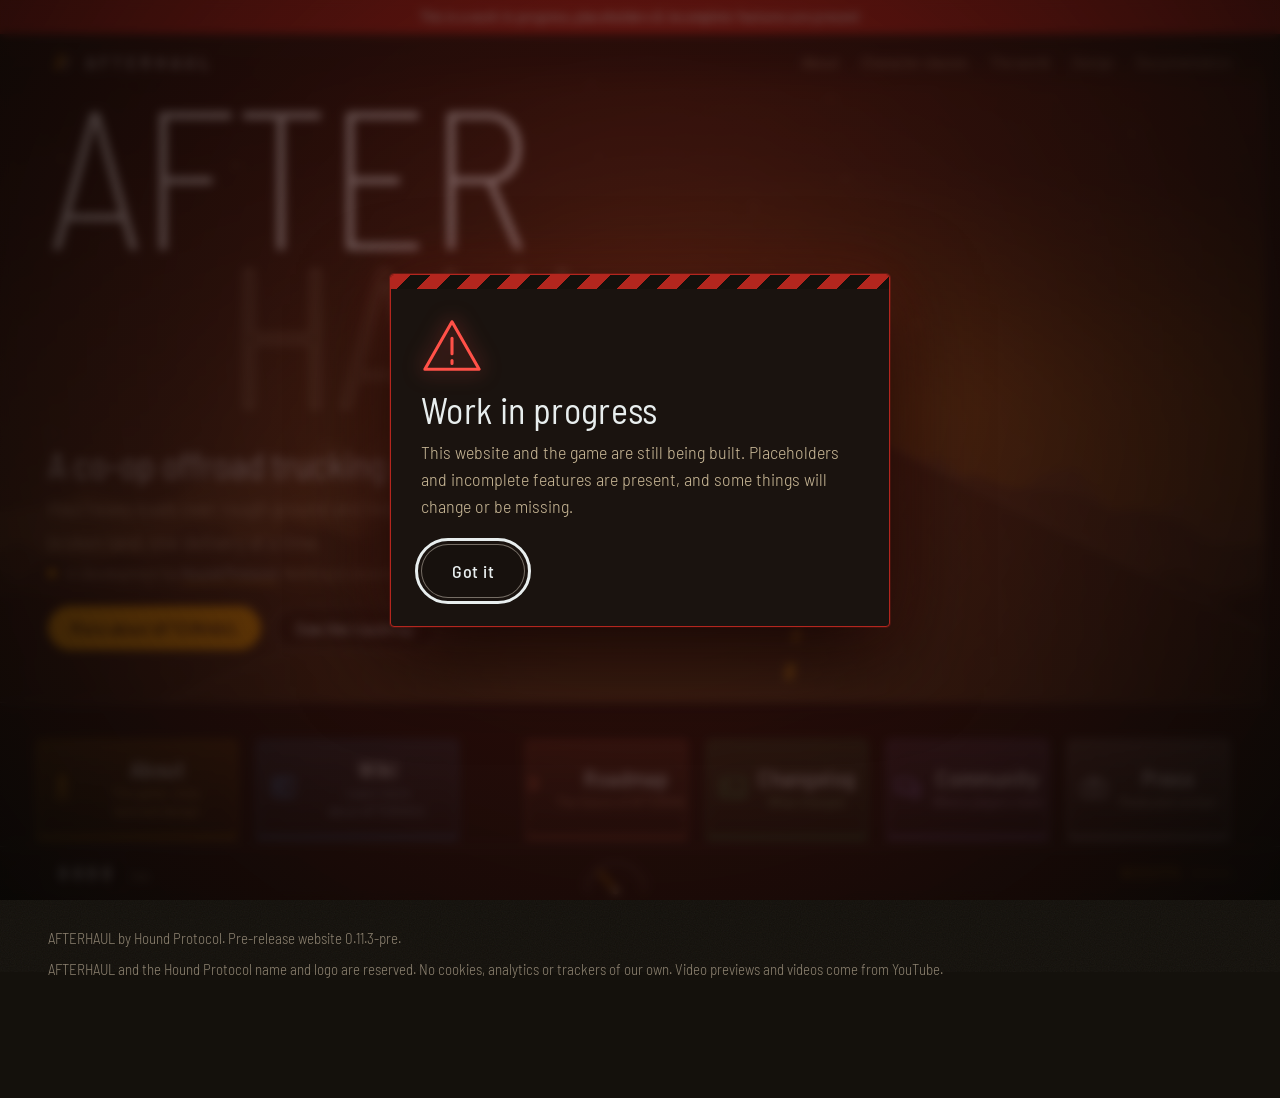
<file: index.html>
<!doctype html>
<html lang="en" class="no-js">
<head>
<meta charset="utf-8">
<meta name="viewport" content="width=device-width, initial-scale=1, viewport-fit=cover">
<title>AFTERHAUL</title>
<meta name="description" content="AFTERHAUL is a heavy offroad truck adventure set in a country in conflict. Set your crew of up to 8 players, choose your trucks, equip yourselves, and win the war by rebuilding critical infrastructure. In development.">
<meta property="og:type" content="website">
<meta property="og:site_name" content="AFTERHAUL">
<meta property="og:title" content="AFTERHAUL">
<meta property="og:description" content="AFTERHAUL is a heavy offroad truck adventure set in a country in conflict. Set your crew of up to 8 players, choose your trucks, equip yourselves, and win the war by rebuilding critical infrastructure. In development.">
<meta property="og:url" content="https://hound-protocol.github.io/afterhaul-web/">
<meta property="og:image" content="https://hound-protocol.github.io/afterhaul-web/assets/img/brand/afterhaul-square.png">
<meta property="og:image:width" content="1024">
<meta property="og:image:height" content="1024">
<meta property="og:image:alt" content="AFTERHAUL logo: two orange slashes and the game name">
<meta name="twitter:card" content="summary">
<meta name="twitter:image" content="https://hound-protocol.github.io/afterhaul-web/assets/img/brand/afterhaul-square.png">
<meta name="twitter:title" content="AFTERHAUL">
<meta name="twitter:description" content="AFTERHAUL is a heavy offroad truck adventure set in a country in conflict. Set your crew of up to 8 players, choose your trucks, equip yourselves, and win the war by rebuilding critical infrastructure. In development.">
<meta name="theme-color" content="#14110c">
<meta name="goatcounter" content="">
<meta name="robots" content="noindex">
<link rel="icon" href="assets/img/favicon.svg" type="image/svg+xml">
<link rel="apple-touch-icon" href="assets/img/brand/afterhaul-square.png">
<link rel="preload" href="assets/fonts/barlow-semi-condensed-extralight.woff" as="font" type="font/woff" crossorigin>
<link rel="stylesheet" href="assets/css/afterhaul.css?v=0.11.3">
</head>
<body>
<a class="skip" href="#game">Skip to content</a>
<div class="grain" aria-hidden="true"></div>

<div class="warn" role="note">This is a work in progress, placeholders &amp; incomplete features are present</div>
<div class="upd" id="upd" role="alertdialog" aria-labelledby="updT" hidden><div class="upd-in"><span class="upd-haz" aria-hidden="true"></span><svg class="upd-ic" viewBox="0 0 24 24" width="20" height="20" aria-hidden="true"><path d="M20 12a8 8 0 0 1-14.3 4.9M4 12a8 8 0 0 1 14.3-4.9" fill="none" stroke="currentColor" stroke-width="2" stroke-linecap="round"/><path d="M18.5 3.5v4h-4M5.5 20.5v-4h4" fill="none" stroke="currentColor" stroke-width="2" stroke-linecap="round" stroke-linejoin="round"/></svg><b id="updT">New website version available</b><button type="button" id="updGo">Reload</button><button type="button" id="updLater" class="later" aria-label="Dismiss">Later</button></div></div>

<header class="bar">
  <a class="mark" href="#top" aria-label="AFTERHAUL, back to top"><svg viewBox="0 0 64 64" aria-hidden="true"><path d="M14 48 L30 14 h6 L22 48z"/><path d="M32 48 L44 22 h6 L38 48z"/></svg><span>Afterhaul</span></a>
  <nav aria-label="Sections">
    <a href="#about">About</a><a href="#crew">Character classes</a><a href="#land">The world</a><a href="#design">Design</a><a href="#docs">Documentation</a>
  </nav>
</header>

<div class="rail" id="rail" aria-hidden="true"><i id="railDot"></i></div>

<main id="top">
  <section class="hero" aria-labelledby="title">
    <div class="sky" aria-hidden="true"></div>
    <div class="ridges" id="ridges" aria-hidden="true"></div>
    <!-- The truck scene will play here once the model is ready (see the scene editor). -->
    <canvas class="road" id="road" aria-hidden="true"></canvas>
    <div class="hero-in" id="heroIn">
      <h1 id="title" class="wordmark" aria-label="Afterhaul"><span aria-hidden="true">AFTER</span><span aria-hidden="true">HAUL</span></h1>
      <p class="tagline">A co-op offroad trucking game for up to eight players.</p>
      <p class="pitch">Haul heavy loads over rough ground and help rebuild a broken land, one delivery at a time.</p>
      <p class="status"><span class="dot" aria-hidden="true"></span>In development by <a href="https://hound-protocol.github.io/hound-protocol-web/">Hound Protocol</a>. Nothing to download yet.</p>
      <p class="cta"><a class="btn btn-main" href="#about">More about AFTERHAUL</a><a class="btn" href="#roadmap">See the roadmap</a></p>
    </div>
  </section>

  <section class="explore" id="explore" aria-label="Explore AFTERHAUL">
  <div class="explore-in">
  <div class="tabs" role="tablist" aria-label="Sections">
    <button class="tab t-about" type="button" role="tab" id="tab-about" aria-selected="false" aria-controls="panel-about" data-tab="about"><svg viewBox="0 0 48 48" aria-hidden="true"><path d="M17 42L21 6h6l4 36"/><path d="M24 10v5M24 22v6M24 35v5"/></svg><b>About</b><small>The game, crew, land and design</small></button>
    <button class="tab t-docs" type="button" role="tab" id="tab-docs" aria-selected="false" aria-controls="panel-docs" data-tab="docs"><svg viewBox="0 0 48 48" aria-hidden="true"><path d="M8 8h14a4 4 0 0 1 4 4v28a3 3 0 0 0-3-3H8zM40 8H26M40 8v29H29a3 3 0 0 0-3 3"/><path d="M13 16h8M13 22h8M13 28h6"/></svg><b>Wiki</b><small>Learn more about AFTERHAUL</small></button>
    <span class="tabs-gap" aria-hidden="true"></span>
    <button class="tab t-roadmap" type="button" role="tab" id="tab-roadmap" aria-selected="false" aria-controls="panel-roadmap" data-tab="roadmap"><svg viewBox="0 0 48 48" aria-hidden="true"><path d="M8 40V8"/><path d="M8 10h26l-5 7 5 7H8"/><circle cx="8" cy="40" r="3"/></svg><b>Roadmap</b><small>The future of AFTERHAUL</small></button>
    <button class="tab t-log" type="button" role="tab" id="tab-log" aria-selected="false" aria-controls="panel-log" data-tab="log"><svg viewBox="0 0 48 48" aria-hidden="true"><rect x="5" y="9" width="38" height="30" rx="3"/><path d="M12 19l7 5-7 5M23 30h12"/></svg><b>Changelog</b><small>What changed</small></button>
    <button class="tab t-community" type="button" role="tab" id="tab-community" aria-selected="false" aria-controls="panel-community" data-tab="community"><svg viewBox="0 0 48 48" aria-hidden="true"><path d="M6 10h24a3 3 0 0 1 3 3v12a3 3 0 0 1-3 3H17l-7 6v-6H6z"/><path d="M37 19h5v16h-4v5l-6-5H20"/></svg><b>Community</b><small>Where players meet</small></button>
    <button class="tab t-press" type="button" role="tab" id="tab-press" aria-selected="false" aria-controls="panel-press" data-tab="press"><svg viewBox="0 0 48 48" aria-hidden="true"><rect x="5" y="14" width="38" height="25" rx="3"/><circle cx="24" cy="26.5" r="7"/><path d="M16 14l3-6h10l3 6"/></svg><b>Press</b><small>Media and contact</small></button>
    <button class="tabback" id="tabback" type="button" tabindex="-1" aria-hidden="true"><svg viewBox="0 0 48 48" aria-hidden="true"><path d="M20 12L8 24l12 12M8 24h32"/></svg><b>All sections</b><small>Back to the choices</small></button>
  </div>
  <div class="pwrap" id="pwrap"><div class="pw-in">
  <div class="panel" role="tabpanel" id="panel-about" aria-labelledby="tab-about" data-theme="about" hidden>
    <nav class="subnav" aria-label="On this page"><a href="#game">About AFTERHAUL</a><a href="#crew">Character classes</a><a href="#land">The world of AFTERHAUL</a><a href="#design">Design choices</a><a href="#progress">Current State of AFTERHAUL</a></nav>
<section class="leg sec" id="game"><div class="leg-in"><h2>About AFTERHAUL</h2>
<p class="lede">AFTERHAUL is a co-op offroad trucking game. You and up to seven friends run a hauling company in a land that has been knocked flat, taking jobs, moving heavy loads over bad ground and rebuilding as you go.</p>
      <p>But that's not all. You might mix yourself up in suspicious activities, transporting illicit cargo for questionable characters and soaking your toes in bad business. The choices you and your crew make shape the future of each region.</p>

      <h3 class="sub">A country in conflict</h3>
      <p>AFTERHAUL takes place in a fictional country in conflict. The government has formed your crew into a national recovery task force, to help with specific logistical tasks. You rebuild region by region, fixing the country to help it win the war. The end of the road is an ongoing front line.</p>

      <h3 class="sub">Campaign and side quests</h3>
      <p>The campaign is a linear run of one-time contracts. Side quests open up small to medium-sized stories along the way.</p>
      <p>You will meet characters with their own personalities, main quests and side quests: business owners, shop owners and ordinary people who need a bit of help, like moving everything in their house to a new place. And mafia bosses you've accidentally tangled with.</p>
      <p>Expect big trucks, rough terrain, changing weather and a low-poly look. It is in early development, so there is a lot still to build.</p>
</div></section><section class="leg sec" id="crew"><div class="leg-in"><h2>Character classes</h2>
<p class="lede">Up to eight players run one company. Every driver has a trade: someone finds the line through the mud, someone carries the heaviest loads, someone keeps the crew fed, patched up and moving.</p>
      <ul class="ops" aria-label="The eight operator classes"><li><svg viewBox="0 0 48 48" aria-hidden="true"><circle cx="24" cy="24" r="17"/><path d="M24 11l5 13-5 13-5-13z"/><circle cx="24" cy="24" r="1.6"/></svg><h3>Field Operator</h3><p>Leads the convoy and picks the line.</p></li><li><svg viewBox="0 0 48 48" aria-hidden="true"><path d="M4 34V14h22v20M26 21h9l7 7v6H26"/><circle cx="12" cy="36" r="4"/><circle cx="35" cy="36" r="4"/></svg><h3>Heavy Ordnance Operator</h3><p>Moves the heaviest loads and runs the old trucks.</p></li><li><svg viewBox="0 0 48 48" aria-hidden="true"><rect x="7" y="7" width="34" height="34" rx="6"/><path d="M24 14v20M14 24h20"/></svg><h3>Medical Operator</h3><p>Keeps the crew alive.</p></li><li><svg viewBox="0 0 48 48" aria-hidden="true"><path d="M6 24h36a18 12 0 0 1-36 0z"/><path d="M17 16c-3-3 3-5 0-9M26 16c-3-3 3-5 0-9M35 16c-3-3 3-5 0-9"/></svg><h3>Provisions Operator</h3><p>Feeds the crew and stretches the supplies.</p></li><li><svg viewBox="0 0 48 48" aria-hidden="true"><circle cx="24" cy="24" r="8"/><circle cx="24" cy="24" r="14"/><path d="M24 4v6M24 38v6M4 24h6M38 24h6M10 10l4 4M34 34l4 4M38 10l-4 4M14 34l-4 4"/></svg><h3>Mechanical Operator</h3><p>Keeps the trucks running between garages.</p></li><li><svg viewBox="0 0 48 48" aria-hidden="true"><circle cx="24" cy="8" r="3"/><path d="M24 11v18a7 7 0 1 0 7-7"/><path d="M28 18l3 4-4 2"/></svg><h3>Recovery Operator</h3><p>Gets stuck trucks moving again.</p></li><li><svg viewBox="0 0 48 48" aria-hidden="true"><path d="M6 15l18-8 18 8v20l-18 8-18-8z"/><path d="M6 15l18 8 18-8M24 23v20"/></svg><h3>Logistics Operator</h3><p>Stocks the convoy and protects its supplies.</p></li><li><svg viewBox="0 0 48 48" aria-hidden="true"><path d="M24 5l15 6v12c0 9-6 15-15 19C15 38 9 32 9 23V11z"/><path d="M24 14v22"/></svg><h3>Security Operator</h3><p>Protects the convoy from wildlife and threats.</p></li></ul>
      <p>All operators are capable on their own, but specialized operators outperform other operators at what they're specialized for.</p>
</div></section><section class="leg sec" id="land"><div class="leg-in wide"><h2>The world of AFTERHAUL</h2>
<p class="lede">One land, many regions, all of it waiting to be rebuilt. The seasons turn, the weather bites, and every delivery leaves something standing that wasn't there before.</p>
<p class="ph-note"><strong>Placeholder animations.</strong> The moving scenes on these cards are stand-ins drawn for this website. They will be replaced by real gameplay when the game enters the Alpha stage.</p>
      <div class="regions">
        <article class="reg" data-w="city"><canvas aria-hidden="true"></canvas><svg class="sil" aria-hidden="true" preserveAspectRatio="none"></svg><div class="txt"><h3>The city</h3><p>Where the work starts, and where it comes back to.</p></div></article>
        <article class="reg" data-w="timber"><canvas aria-hidden="true"></canvas><svg class="sil" aria-hidden="true" preserveAspectRatio="none"></svg><div class="txt"><h3>Timber country</h3><p>Loose rock, steep grades, heavy cargo.</p></div></article>
        <article class="reg" data-w="wild"><canvas aria-hidden="true"></canvas><svg class="sil" aria-hidden="true" preserveAspectRatio="none"></svg><div class="txt"><h3>The northern wild</h3><p>No roads. Mud to the axles.</p></div></article>
        <article class="reg" data-w="front"><canvas aria-hidden="true"></canvas><svg class="sil" aria-hidden="true" preserveAspectRatio="none"></svg><div class="txt"><h3>The frontline</h3><p>Supplies that cannot wait.</p></div></article>
        <article class="reg" data-w="desert"><canvas aria-hidden="true"></canvas><svg class="sil" aria-hidden="true" preserveAspectRatio="none"></svg><div class="txt"><h3>The long desert</h3><p>An hour of nothing, and the heat.</p></div></article>
        <article class="reg" data-w="cold"><canvas aria-hidden="true"></canvas><svg class="sil" aria-hidden="true" preserveAspectRatio="none"></svg><div class="txt"><h3>The arctic</h3><p>Snow, ice and a road you can barely trust. Stop too long and the truck won't start again.</p></div></article>
      </div>
</div></section><section class="leg sec" id="design"><div class="leg-in wide"><h2>Design choices</h2>
<p class="lede">Before Afterhaul comes to fruition, our team was pondering over design choices that will define the personality of the game world.</p>
<section class="sec-sub" id="sound"><div class="leg-in"><h3 class="sub">Sound design</h3>
<p class="kicker">Visceral, Intense, Loud &amp; Charismatic</p>
      <p>We want trucks to sound like raw machines with a punch to it. Treat the gas gentle, and the truck is going to respond gently. Hit the gas at 100%, and the truck will respond in a full spectrum.</p>
      <div class="clip">
        <p>Our vision of in-cab sound design and what we are aspiring to design in AFTERHAUL.</p>
        <div class="video" data-yt="vLtViltm9SY"><button type="button" aria-label="Play video: In-cab sound design"><img src="https://i.ytimg.com/vi/vLtViltm9SY/hqdefault.jpg" alt="" loading="lazy" decoding="async" referrerpolicy="no-referrer" onerror="this.remove()"><svg viewBox="0 0 48 48" aria-hidden="true"><circle cx="24" cy="24" r="21"/><path d="M20 15l14 9-14 9z"/></svg><span>Play video</span></button></div>
      </div>
      <div class="clip">
        <p>We predominantly source our inspiration of sound design from drag racing competitions, which we try our best to implement into the game with sound occlusion, distant sound processing, directional sound processing &amp; more sound compression to achieve visceral &amp; authentic sound design.</p>
        <p>Our primary mission is to achieve sound fidelity by design, as demonstrated in the video below.</p>
        <div class="video" data-yt="4nQ6fNl1yU4" data-start="34"><button type="button" aria-label="Play video: Drag racing sound"><img src="https://i.ytimg.com/vi/4nQ6fNl1yU4/hqdefault.jpg" alt="" loading="lazy" decoding="async" referrerpolicy="no-referrer" onerror="this.remove()"><svg viewBox="0 0 48 48" aria-hidden="true"><circle cx="24" cy="24" r="21"/><path d="M20 15l14 9-14 9z"/></svg><span>Play video</span></button></div>
      </div>
      <div class="clip">
        <p>In Afterhaul, crashing your truck is going to be a cinematic, intimidating and audio-rich experience. Our goal is to make every object its own sound source, and we are developing a system that will allow the player to hear the entire chaos of their cabin in an orchestrated, natural format. We are learning how impacts, crashes and accidents sound, and how we can transform that intensity and atmosphere into Afterhaul accurately, as in the video provided.</p>
        <div class="video" data-yt="3DwSPq0JSqk"><button type="button" aria-label="Play video: Crash sound"><img src="https://i.ytimg.com/vi/3DwSPq0JSqk/hqdefault.jpg" alt="" loading="lazy" decoding="async" referrerpolicy="no-referrer" onerror="this.remove()"><svg viewBox="0 0 48 48" aria-hidden="true"><circle cx="24" cy="24" r="21"/><path d="M20 15l14 9-14 9z"/></svg><span>Play video</span></button></div>
      </div>
      <div class="clip">
        <p>In the war zone, artillery is something you hear before you see it: a distant shot, the whistle of the shell, then the impact. That sequence, and the dread it builds, is the sound we are aiming for.</p>
        <div class="video" data-yt="M4P6d7MriE0"><button type="button" aria-label="Play video: Artillery sound"><img src="https://i.ytimg.com/vi/M4P6d7MriE0/hqdefault.jpg" alt="" loading="lazy" decoding="async" referrerpolicy="no-referrer" onerror="this.remove()"><svg viewBox="0 0 48 48" aria-hidden="true"><circle cx="24" cy="24" r="21"/><path d="M20 15l14 9-14 9z"/></svg><span>Play video</span></button></div>
      </div>
      <div class="clip">
        <p>An impactful and reactive first-person view, combined with our active ragdoll system, will provide immersion and a tangible response from the in-cabin view. Our biggest inspiration came from how Need for Speed Shift 2 handles first-person player character impacts and accidents.</p>
        <div class="video" data-yt="Nf3d7tuZJl4"><button type="button" aria-label="Play video: First-person crash reactions"><img src="https://i.ytimg.com/vi/Nf3d7tuZJl4/hqdefault.jpg" alt="" loading="lazy" decoding="async" referrerpolicy="no-referrer" onerror="this.remove()"><svg viewBox="0 0 48 48" aria-hidden="true"><circle cx="24" cy="24" r="21"/><path d="M20 15l14 9-14 9z"/></svg><span>Play video</span></button></div>
      </div>
      <p class="note">Videos are other people's work, shown as inspiration. Their preview pictures and the videos themselves come from YouTube.</p>
</div></section>
<section class="sec-sub" id="visual"><div class="leg-in"><h3 class="sub">Visual design</h3>
<p>Afterhaul is a low poly / high detail project. We aim for high performance and accessibility on even lower end setups. Our goal is to achieve low poly design, with physics, especially applied to our Active-Ragdoll system characters.</p>
      <div class="ph-row">
      <figure class="ph">
        <img src="assets/img/placeholder-character.png" width="292" height="525" loading="lazy" alt="Placeholder: a low-poly man in a navy jacket and maroon trousers, standing">
        <figcaption>Not actual in-game graphics, placeholder images.</figcaption>
      </figure>
      <figure class="ph ph-art">
        <img src="assets/img/cover-temporary-aigc.webp" width="1024" height="1536" loading="lazy" decoding="async" alt="Temporary cover art: the AFTERHAUL title above six region panels (port town, taiga, desert, arctic, war zone, tundra), with five crew members and their trucks below, and the words You are the last line, save the country">
        <figcaption>Temporary cover art, made with generative AI (AIGC). A stand-in only: not the final art and not in-game graphics.</figcaption>
      </figure>
      </div>
</div></section>
</div></section><section class="leg sec" id="progress"><div class="leg-in"><h2>Current State of AFTERHAUL</h2>
<p class="lede">AFTERHAUL is still in early development stages. More information will be posted here as the project is being developed, .</p>
      <h3 class="stages-h">Release stages</h3>
      <ol class="stages" aria-label="Release stages">
        <li class="st here" aria-current="step"><span class="st-dot" aria-hidden="true"></span><b>Concept</b><em>Currently in progress</em><p>The design is written and the rules are being built and tested. Nothing is playable yet.</p><span class="st-when">Date: to be announced</span></li>
        <li class="st"><span class="st-dot" aria-hidden="true"></span><b>Alpha</b><p>A rough, playable version: one truck, one region and a small crew. Invited testers help find what breaks.</p><span class="st-when">Date: to be announced</span></li>
        <li class="st"><span class="st-dot" aria-hidden="true"></span><b>Beta</b><p>Most of the game is in. The beta opens to more players so they can try it and report problems. Where it is released is not decided yet.</p><span class="st-when">Date: to be announced</span></li>
        <li class="st"><span class="st-dot" aria-hidden="true"></span><b>Release</b><p>The finished first version, ready for everyone.</p><span class="st-when">Date: to be announced</span></li>
      </ol>
      <p class="st-note">Dates are announced once each stage is close. Updates are posted here and in the changelog.</p>
      <p>Follow along with Hound Protocol, the community organization making the game.</p>
      <div class="actions">
        <div class="soon"><span class="btn off" role="link" aria-disabled="true">Join the Discord</span><p>Discord will open up for access once the game has a prototype</p></div>
        <a class="btn ghost" href="https://hound-protocol.github.io/hound-protocol-web/">Meet Hound Protocol</a>
      </div>
</div></section>
  </div>
  <div class="panel" role="tabpanel" id="panel-docs" aria-labelledby="tab-docs" data-theme="docs" hidden>
    <iframe class="wikiframe" id="wikiFrame" title="AFTERHAUL wiki" data-src="wiki/?embed=1&v=0.11.3#/docs" allow="fullscreen"></iframe>
  </div>
  <div class="panel" role="tabpanel" id="panel-roadmap" aria-labelledby="tab-roadmap" data-theme="roadmap" hidden>
    <h2 class="phead">Roadmap</h2>
    <!-- ROADMAP:START -->
<p class="rm-intro">Where AFTERHAUL is heading, from the first drivable truck to release. Each item shows its status. This is a draft plan: items can move, change or be dropped, and we set dates only when a stage is close.</p>
<div class="rm-top"><div class="rm-filters" role="group" aria-label="Filter by status"><button type="button" class="rm-f on" data-f="all" aria-pressed="true">All <b>18</b></button><button type="button" class="rm-f s-complete" data-f="complete" aria-pressed="false">Complete <b>3</b></button><button type="button" class="rm-f s-in-progress" data-f="in-progress" aria-pressed="false">In Progress <b>2</b></button><button type="button" class="rm-f s-planned" data-f="planned" aria-pressed="false">Planned <b>13</b></button><button type="button" class="rm-f s-abandoned" data-f="abandoned" aria-pressed="false">Abandoned <b>0</b></button></div><p class="rm-upd">Last updated 28 October 2026</p></div>
<ol class="rm">
<li class="rm-st here" data-stage="concept"><div class="rm-hd"><h3>Concept <em>Currently in progress</em></h3><p class="rm-lead">Planning and groundwork. Nothing is playable yet.</p><div class="rm-prog"><span class="rm-bar" role="img" aria-label="3 of 5 complete"><i style="--p:60%"></i></span><span class="rm-pt">3 of 5 complete</span></div></div><ul class="rm-list"><li class="rm-card s-complete" data-status="complete" style="--i:0"><span class="rm-ic"><svg viewBox="0 0 24 24" aria-hidden="true"><circle cx="12" cy="12" r="10"/><path d="M7 12.5l3.2 3.2L17 9"/></svg></span><div><b>Game design written</b><p>The whole game, from the first haul to the last region, is on paper.</p><ul class="rm-pts"><li>Core loop: contracts, cargo, fuel, repair and a Ledger economy</li><li>Driver body, needs, injury and rescue rules</li><li>Eight driver classes, each with a skill tree</li><li>Host-run crews with three access levels and hiring from a session browser</li><li>Mod format: data mods and sandboxed script mods</li></ul></div><span class="rm-chip">Complete</span></li><li class="rm-card s-complete" data-status="complete" style="--i:1"><span class="rm-ic"><svg viewBox="0 0 24 24" aria-hidden="true"><circle cx="12" cy="12" r="10"/><path d="M7 12.5l3.2 3.2L17 9"/></svg></span><div><b>Core rules written and tested</b><p>Trucks, weather, hunger and thirst, clothing and truck parts all have working rules.</p><ul class="rm-pts"><li>Drivetrain: engine, clutch, gearbox, driveshaft, heat and coolant</li><li>Weather states, seasons and ground surface tables</li><li>Mass, cargo slots and spill rules</li><li>Needs, stamina and effort models</li><li>Clothing layers and truck mount rules, validated from data files</li></ul></div><span class="rm-chip">Complete</span></li><li class="rm-card s-complete" data-status="complete" style="--i:2"><span class="rm-ic"><svg viewBox="0 0 24 24" aria-hidden="true"><circle cx="12" cy="12" r="10"/><path d="M7 12.5l3.2 3.2L17 9"/></svg></span><div><b>Website and player guide</b><p>You are looking at it. The guide grows with the game.</p><ul class="rm-pts"><li>Player guide built from the design source, so it cannot drift</li><li>Changelog and roadmap generated from data files</li><li>Logo kit, release stages and patch types</li><li>No trackers; video loads only when played</li></ul></div><span class="rm-chip">Complete</span></li><li class="rm-card s-in-progress" data-status="in-progress" style="--i:3"><span class="rm-ic"><svg viewBox="0 0 24 24" aria-hidden="true" class="mk"><g class="mk-g mk-a"><path pathLength="1" d="M4 7h10"/><path pathLength="1" d="M4 12h16"/><path pathLength="1" d="M4 17h12"/></g><g class="mk-g mk-b"><path pathLength="1" d="M3 18C6 4 11 4 13 12s6 8 8-6"/><circle cx="21" cy="6" r="1.3" class="mk-dot"/></g><g class="mk-g mk-c"><path pathLength="1" d="M5 5h14v14H5z"/><path pathLength="1" d="M5 19 19 5"/><rect x="3.6" y="3.6" width="2.8" height="2.8" class="mk-dot"/><rect x="17.6" y="17.6" width="2.8" height="2.8" class="mk-dot"/></g></svg></span><div><b>First drivable truck</b><p>One truck on a test field, with real weight, steering and engine behaviour.</p><ul class="rm-pts"><li>Custom vehicle model on top of the physics engine: per-wheel suspension and load transfer</li><li>Steering force from ground and wheel load, with force-feedback wheel support</li><li>Drivetrain wired to physics: clutch slip, shifts and stalls</li><li>Cab spring and damping</li><li>Dashboard and in-cab tablet readouts</li></ul></div><span class="rm-chip">In Progress</span></li><li class="rm-card s-in-progress" data-status="in-progress" style="--i:4"><span class="rm-ic"><svg viewBox="0 0 24 24" aria-hidden="true" class="mk"><g class="mk-g mk-a"><path pathLength="1" d="M4 7h10"/><path pathLength="1" d="M4 12h16"/><path pathLength="1" d="M4 17h12"/></g><g class="mk-g mk-b"><path pathLength="1" d="M3 18C6 4 11 4 13 12s6 8 8-6"/><circle cx="21" cy="6" r="1.3" class="mk-dot"/></g><g class="mk-g mk-c"><path pathLength="1" d="M5 5h14v14H5z"/><path pathLength="1" d="M5 19 19 5"/><rect x="3.6" y="3.6" width="2.8" height="2.8" class="mk-dot"/><rect x="17.6" y="17.6" width="2.8" height="2.8" class="mk-dot"/></g></svg></span><div><b>First driver</b><p>A body that moves with its own muscles, falls and gets back up, and can be dressed.</p><ul class="rm-pts"><li>Active ragdoll: rigid bodies joined by motors, poses set by code</li><li>State machine: standing, stumbling, falling, getting up</li><li>Hands and feet reach targets: wheel, shifter, pedals</li><li>Ten clothing slots and five body types on one shared rig</li><li>Character creation from fixed options with a small adjustable range</li></ul></div><span class="rm-chip">In Progress</span></li></ul></li>
<li class="rm-st" data-stage="alpha"><div class="rm-hd"><h3>Alpha</h3><p class="rm-lead">The first playable version. Rough, small and for invited testers.</p><div class="rm-prog"><span class="rm-bar" role="img" aria-label="0 of 4 complete"><i style="--p:0%"></i></span><span class="rm-pt">0 of 4 complete</span></div></div><ul class="rm-list"><li class="rm-card s-planned" data-status="planned" style="--i:0"><span class="rm-ic"><svg viewBox="0 0 24 24" aria-hidden="true"><circle cx="12" cy="12" r="10" stroke-dasharray="3 3.2"/></svg></span><div><b>Small crews in one truck</b><p>A few players share a truck, with voice chat and a host who runs the session.</p><ul class="rm-pts"><li>Host-authoritative sessions: the Operations Chief runs the world</li><li>Full physical bodies up close, cheaper approximations at distance</li><li>Proximity voice with range and weather effects</li><li>Solo, friends-only and invite-only sessions</li><li>World save owned by the host, player profile owned by the player</li></ul></div><span class="rm-chip">Planned</span></li><li class="rm-card s-planned" data-status="planned" style="--i:1"><span class="rm-ic"><svg viewBox="0 0 24 24" aria-hidden="true"><circle cx="12" cy="12" r="10" stroke-dasharray="3 3.2"/></svg></span><div><b>First region and first contracts</b><p>One region to cross, with cargo to haul, fuel to find, and damage to repair.</p><ul class="rm-pts"><li>Land generated from a seed: terrain, water and forests</li><li>Surface types with ruts and soft ground</li><li>Contracts with cargo, payout and risk</li><li>Fuel, damage zones and garage repairs</li><li>Cargo in slots, with mass and securing</li></ul></div><span class="rm-chip">Planned</span></li><li class="rm-card s-planned" data-status="planned" style="--i:2"><span class="rm-ic"><svg viewBox="0 0 24 24" aria-hidden="true"><circle cx="12" cy="12" r="10" stroke-dasharray="3 3.2"/></svg></span><div><b>Real gameplay on this site</b><p>Footage from the game replaces the placeholder animations here.</p><ul class="rm-pts"><li>Capture in-engine footage to replace the placeholder scenes</li><li>Update the stage text and screenshots to match</li><li>Keep the placeholder notice until the swap is done</li></ul></div><span class="rm-chip">Planned</span></li><li class="rm-card s-planned" data-status="planned" style="--i:3"><span class="rm-ic"><svg viewBox="0 0 24 24" aria-hidden="true"><circle cx="12" cy="12" r="10" stroke-dasharray="3 3.2"/></svg></span><div><b>Closed tests</b><p>Invited players on many kinds of computers, Linux included, report what breaks.</p><ul class="rm-pts"><li>Frame-time reporting built into test builds</li><li>Hardware survey: CPU, GPU, memory, Windows and Linux through Proton</li><li>Host-role tests across different machines</li><li>Bug reports through a simple form</li><li>Privacy notice for tester data</li></ul></div><span class="rm-chip">Planned</span></li></ul></li>
<li class="rm-st" data-stage="beta"><div class="rm-hd"><h3>Beta</h3><p class="rm-lead">Most of the game is in. More players try it and help shape it.</p><div class="rm-prog"><span class="rm-bar" role="img" aria-label="0 of 6 complete"><i style="--p:0%"></i></span><span class="rm-pt">0 of 6 complete</span></div></div><ul class="rm-list"><li class="rm-card s-planned" data-status="planned" style="--i:0"><span class="rm-ic"><svg viewBox="0 0 24 24" aria-hidden="true"><circle cx="12" cy="12" r="10" stroke-dasharray="3 3.2"/></svg></span><div><b>More regions</b><p>The rest of the land opens up, each with its own ground and weather.</p><ul class="rm-pts"><li>Remaining regions with their own ground, trees and hazards</li><li>Water crossings: bridges, fords and ice</li><li>Region-specific employers and jobs</li><li>Rebuild progress kept in the world save</li><li>Municipal services in settled areas</li></ul></div><span class="rm-chip">Planned</span></li><li class="rm-card s-planned" data-status="planned" style="--i:1"><span class="rm-ic"><svg viewBox="0 0 24 24" aria-hidden="true"><circle cx="12" cy="12" r="10" stroke-dasharray="3 3.2"/></svg></span><div><b>Weather and seasons</b><p>Storms, snow and heat change how you drive and what you wear.</p><ul class="rm-pts"><li>Eight weather states from clear to blizzard and sandstorm</li><li>Seasons on a real-week cycle: four weeks make a year</li><li>Snow build-up, packing and loss of traction</li><li>Cold exposure, frozen trucks and rescue calls</li><li>Weather effects on sound, voice and radio range</li></ul></div><span class="rm-chip">Planned</span></li><li class="rm-card s-planned" data-status="planned" style="--i:2"><span class="rm-ic"><svg viewBox="0 0 24 24" aria-hidden="true"><circle cx="12" cy="12" r="10" stroke-dasharray="3 3.2"/></svg></span><div><b>Driver classes</b><p>All eight classes, with their own skills and truck parts.</p><ul class="rm-pts"><li>Eight classes, each with its own skill tree</li><li>Class parts on the truck: medical bay, kitchen, winch, crane and racks</li><li>Role-based contracts and payouts</li><li>Crew balance tuned for eight</li></ul></div><span class="rm-chip">Planned</span></li><li class="rm-card s-planned" data-status="planned" style="--i:3"><span class="rm-ic"><svg viewBox="0 0 24 24" aria-hidden="true"><circle cx="12" cy="12" r="10" stroke-dasharray="3 3.2"/></svg></span><div><b>A living economy</b><p>Prices, jobs and rebuilding that change as the world recovers.</p><ul class="rm-pts"><li>A Ledger of jobs and aid (tow, rescue, repair) paid between players</li><li>Employers with regional contracts and risk-based payouts</li><li>Truck stops and diners for food, fuel and repairs</li><li>Dynamic and seasonal world events</li></ul></div><span class="rm-chip">Planned</span></li><li class="rm-card s-planned" data-status="planned" style="--i:4"><span class="rm-ic"><svg viewBox="0 0 24 24" aria-hidden="true"><circle cx="12" cy="12" r="10" stroke-dasharray="3 3.2"/></svg></span><div><b>Full crews of eight</b><p>Eight players and eight trucks, tuned until it runs smoothly.</p><ul class="rm-pts"><li>Frame budget per system: physics, character, audio, voice, rendering</li><li>Distant players on cheaper bodies; the local player is never degraded</li><li>Shader prewarm and terrain streaming to avoid hitches</li><li>No allocations in hot paths; objects pooled</li><li>Tested with eight players and eight trucks from early on</li></ul></div><span class="rm-chip">Planned</span></li><li class="rm-card s-planned" data-status="planned" style="--i:5"><span class="rm-ic"><svg viewBox="0 0 24 24" aria-hidden="true"><circle cx="12" cy="12" r="10" stroke-dasharray="3 3.2"/></svg></span><div><b>Beta</b><p>Open to more players, with fixes shipped as patches and listed in the changelog.</p><ul class="rm-pts"><li>Windows build checked under Proton</li><li>No kernel anti-cheat and no custom launcher</li><li>Fixes shipped as patches, each listed in the changelog</li><li>Beta feedback fed back into the roadmap</li></ul></div><span class="rm-chip">Planned</span></li></ul></li>
<li class="rm-st" data-stage="release"><div class="rm-hd"><h3>Release</h3><p class="rm-lead">The finished first version, ready for everyone.</p><div class="rm-prog"><span class="rm-bar" role="img" aria-label="0 of 3 complete"><i style="--p:0%"></i></span><span class="rm-pt">0 of 3 complete</span></div></div><ul class="rm-list"><li class="rm-card s-planned" data-status="planned" style="--i:0"><span class="rm-ic"><svg viewBox="0 0 24 24" aria-hidden="true"><circle cx="12" cy="12" r="10" stroke-dasharray="3 3.2"/></svg></span><div><b>The full campaign</b><p>From the first delivery to the front line, polished.</p><ul class="rm-pts"><li>A campaign from the first delivery to the front line of Drennmark</li><li>Employers and characters you meet along the way</li><li>Side quests</li><li>Balance and polish pass</li><li>Versioned, checksummed saves with a backup copy</li></ul></div><span class="rm-chip">Planned</span></li><li class="rm-card s-planned" data-status="planned" style="--i:1"><span class="rm-ic"><svg viewBox="0 0 24 24" aria-hidden="true"><circle cx="12" cy="12" r="10" stroke-dasharray="3 3.2"/></svg></span><div><b>Modding</b><p>Build a truck or a change and share it. A truck is one folder of files.</p><ul class="rm-pts"><li>A mod is a folder with a manifest; data mods merge by id</li><li>Script mods run in a Lua sandbox and turn achievements off</li><li>The same mod set is required for everyone in a session</li><li>A checker tool validates a mod before it is shared</li><li>Mod portal: not yet decided</li></ul></div><span class="rm-chip">Planned</span></li><li class="rm-card s-planned" data-status="planned" style="--i:2"><span class="rm-ic"><svg viewBox="0 0 24 24" aria-hidden="true"><circle cx="12" cy="12" r="10" stroke-dasharray="3 3.2"/></svg></span><div><b>Later regions as free updates</b><p>More of the land arrives after release.</p><ul class="rm-pts"><li>Remaining regions released after launch</li><li>Native Linux build planned after release</li><li>Community wiki linking to the official guide</li><li>Player-made designs through a verified site, later</li></ul></div><span class="rm-chip">Planned</span></li></ul></li>
</ol><p class="rm-none" hidden>Nothing has this status yet.</p>
<!-- ROADMAP:END -->
  </div>
  <div class="panel" role="tabpanel" id="panel-log" aria-labelledby="tab-log" data-theme="log" hidden>
<!-- LOG:START -->
<div class="clgrid"><article class="cldoc paper cl-web"><span class="holes" aria-hidden="true"><i></i><i></i><i></i></span><header><p class="clcode">Code: AH-CL-001 · Latest: 0.11.3-pre · Owner: Web team · For: players</p><h3>Website changelog</h3><p class="cllatest">Latest change: <time datetime="2026-11-02T20:47:05Z">2026-11-02 20:47 UTC</time></p><p class="clint">Every change to this website.</p><p class="clcount"><b>87</b> versions</p></header>
<div class="clbody"><section class="clv"><h4><span>0.11.3-pre</span><b class="pt pt-content">Content</b><em>AI is an organisational assistant · 2026-11-02</em></h4><ul><li>The overview, both FAQs, the glossary, the AI use policy and the AI assistants guide now say AI is only an organisational assistant.</li></ul></section><section class="clv"><h4><span>0.11.2-pre</span><b class="pt pt-fix">Fix</b><em>Stage wording, placeholder art · 2026-11-02</em></h4><ul><li>Removed "on Steam" from the Beta wording on the page, release stages and roadmap: no store is decided and no Alpha or Beta has started.</li><li>Pages now say the only AI-made picture is one temporary placeholder cover image.</li><li>The animation test clips are back in the animation guide, for the team.</li></ul></section><section class="clv"><h4><span>0.11.1-pre</span><b class="pt pt-fix">Fix</b><em>Audit fixes · 2026-11-02</em></h4><ul><li>Corrected statements about test results and bought assets, the brand colour, and removed the animation clips that showed third-party material.</li></ul></section><section class="clv"><h4><span>0.11.0-pre</span><b class="pt pt-feature">Feature</b><em>Media in documents, one button style · 2026-11-02</em></h4><ul><li>Wiki documents can show pictures, short clips and YouTube videos (a video loads only after you press play). Added: the eight class icons, logos, the placeholder pictures, the sound-design videos and animation test clips.</li><li>All section buttons (About, Wiki, Roadmap, Changelog, Community, Press) now share one design. Only the accent colour differs.</li></ul></section><section class="clv"><h4><span>0.10.3-pre</span><b class="pt pt-polish">Polish</b><em>Wiki fits its content · 2026-11-02</em></h4><ul><li>The wiki frame now grows and shrinks with the page it shows, so it ends just above the footer line with no empty space. The main page scrolls instead of the frame.</li></ul></section><section class="clv"><h4><span>0.10.2-pre</span><b class="pt pt-polish">Polish</b><em>A4 width documents · 2026-11-02</em></h4><ul><li>Every wiki document is a fixed A4 width (210 mm) and grows in height with its text. On narrow screens it shrinks to fit.</li></ul></section><section class="clv"><h4><span>0.10.1-pre</span><b class="pt pt-polish">Polish</b><em>Narrower wiki · 2026-11-02</em></h4><ul><li>The wiki content in the Wiki tab is 30% narrower and centred, never below the standard page width.</li></ul></section><section class="clv"><h4><span>0.10.0-pre</span><b class="pt pt-overhaul">Overhaul</b><em>Wiki expansion · 2026-11-02</em></h4><ul><li>The wiki grows to 76 documents. New Library pages carry the whole website text: About, Character classes, The world, Design choices, Current state, Release stages, Community, Press, and both changelogs. New handbook guides for voice, design, trainees, Unity set-up, audio and animation, plus a merchandise policy and three procedures. Every older document was reviewed and extended.</li><li>Every document has its own link: Share copies it, Download saves the text as a .md file. The buttons sit at the top right of the document, left of its code.</li><li>The Wiki tab uses the full page width, with no blue frame or background.</li></ul></section><section class="clv"><h4><span>0.9.3-pre</span><b class="pt pt-fix">Fix</b><em>Cache fix · 2026-11-02</em></h4><ul><li>Script and style links now carry the new version, so browsers load the Wiki tab that opens inside the page instead of an older copy that jumped to the separate wiki page.</li></ul></section><section class="clv"><h4><span>0.9.2-pre</span><b class="pt pt-feature">Feature</b><em>Wiki inside the page · 2026-11-02</em></h4><ul><li>The Wiki button now opens the wiki inside the main page, in the Wiki tab, with no page change. The wiki page still works on its own at <code>wiki/</code>.</li></ul></section><section class="clv"><h4><span>0.9.1-pre</span><b class="pt pt-feature">Feature</b><em>Team page · 2026-11-02</em></h4><ul><li>New Team page in the wiki Library with a hierarchy pyramid and a roles table. Documents can now draw a pyramid from a <code>pyramid</code> code block.</li></ul></section><section class="clv"><h4><span>0.9.0-pre</span><b class="pt pt-overhaul">Overhaul</b><em>Wiki rebuilt · 2026-11-02</em></h4><ul><li>The wiki is now its own page at <code>wiki/</code>: a Library (player guide, overview, roadmap, process, terms, legal) and a Handbook (guides, policies and procedures, printable on A4), with search, folders and motion in the AFTERHAUL colours. The Wiki button on the main page opens it.</li><li>The old in-page wiki panel and <code>tools/build_docs.py</code> are gone. New tools: <code>tools/build_wiki.py</code>, <code>tools/build_wiki_js.py</code>, <code>tools/import_player_guide.py</code>.</li><li>New handbook guides for artists: Blender set-up and hand-off, character modelling, truck and prop modelling.</li></ul></section><section class="clv"><h4><span>0.8.2-pre</span><b class="pt pt-feature">Feature</b><em>Dev log page, no button · 2026-11-02</em></h4><ul><li>The dev log page is back at <code>devlog/</code>. Nothing on the site links to it: it opens only from its own address. It is <code>noindex</code> and uses the site's own fonts.</li></ul></section><section class="clv"><h4><span>0.8.1-pre</span><b class="pt pt-fix">Fix</b><em>Dev log button removed · 2026-11-02</em></h4><ul><li>Removed the footer button and the unlisted page added in 0.8.0-pre. Nothing else changed.</li></ul></section><section class="clv"><h4><span>0.8.0-pre</span><b class="pt pt-feature">Feature</b><em>Dev log · 2026-11-02</em></h4><ul><li>New small button in the footer, "Dev log, real-time progress". It opens an unlisted dev log page (<code>noindex</code>, not in the menu) with plain-English progress for every game version, newest first, with pictures and clips on the version they were made in. Built from the game repository by <code>tools/devlog_build.py</code> there; the page and its media live in <code>devlog/</code>.</li></ul></section><section class="clv"><h4><span>0.7.12-pre</span><b class="pt pt-content">Content</b><em>Sound mission line · 2026-10-28</em></h4><ul><li>Sound design (About): added the line about our primary mission under the drag racing paragraph.</li></ul></section><section class="clv"><h4><span>0.7.11-pre</span><b class="pt pt-polish">Polish</b><em>Visual design layout · 2026-10-28</em></h4><ul><li>The cover art now sits to the right of the placeholder character picture; on phones they stack.</li></ul></section><section class="clv"><h4><span>0.7.10-pre</span><b class="pt pt-content">Content</b><em>Grammar fix · 2026-10-28</em></h4><ul><li>Grammar fix in the text above the crash-reaction video.</li></ul></section><section class="clv"><h4><span>0.7.9-pre</span><b class="pt pt-content">Content</b><em>Crash video wording · 2026-10-28</em></h4><ul><li>Reworded the text above the crash-reaction video in Sound design.</li></ul></section><section class="clv"><h4><span>0.7.8-pre</span><b class="pt pt-content">Content</b><em>Temporary cover art · 2026-10-28</em></h4><ul><li>Visual design (About) shows the temporary cover art, labelled as AI-generated (AIGC) and as a stand-in, not final art.</li></ul></section><section class="clv"><h4><span>0.7.7-pre</span><b class="pt pt-fix">Fix</b><em>Links inside guides · 2026-10-28</em></h4><ul><li>Links between guides ("Where to read next") now open that guide inside the reader instead of closing it.</li></ul></section><section class="clv"><h4><span>0.7.6-pre</span><b class="pt pt-content">Content</b><em>Two more inspiration videos · 2026-10-28</em></h4><ul><li>Sound design (About) now shows two more videos under the three truck videos: artillery sound and first-person crash reactions. Videos load only when played.</li></ul></section><section class="clv"><h4><span>0.7.5-pre</span><b class="pt pt-polish">Polish</b><em>Update notice redesign · 2026-10-28</em></h4><ul><li>The "New website version available" notice is now a square hazard-style panel with its own solid background, moving warning stripes, a refresh icon and a drop-in animation. Still one centred line. Motion stops with reduced-motion settings.</li></ul></section><section class="clv"><h4><span>0.7.4-pre</span><b class="pt pt-fix">Fix</b><em>Stage badge placement · 2026-10-28</em></h4><ul><li>The "Currently in progress" badge now sits under the stage name, aligned left on one line, in the release stages and on the roadmap.</li></ul></section><section class="clv"><h4><span>0.7.3-pre</span><b class="pt pt-fix">Fix</b><em>Hero button target · 2026-10-28</em></h4><ul><li>"More about AFTERHAUL" on the first screen now opens the About section.</li></ul></section><section class="clv"><h4><span>0.7.2-pre</span><b class="pt pt-fix">Fix</b><em>Button hover spacing · 2026-10-28</em></h4><ul><li>Pointing at a section button no longer overlaps its neighbours or touches the page edge: the row has wider gaps and a safer margin, including at higher zoom levels.</li></ul></section><section class="clv"><h4><span>0.7.1-pre</span><b class="pt pt-content">Content</b><em>Hero button wording · 2026-10-28</em></h4><ul><li>The first hero button now reads "More about AFTERHAUL".</li></ul></section><section class="clv"><h4><span>0.7.0-pre</span><b class="pt pt-overhaul">Overhaul</b><em>Reader and hero actions · 2026-10-28</em></h4><ul><li>Wiki documents open in a new reader: a contents list that follows your place, a reading progress line, tidier typography and previous/next links between guides. The paper-and-stamp look is gone.</li><li>The first screen has two actions: Read the guide and See the roadmap. The section buttons still fit on one screen on common laptop and desktop sizes.</li><li>On phones the reader fills the screen from the bottom.</li></ul></section><section class="clv"><h4><span>0.6.2-pre</span><b class="pt pt-polish">Polish</b><em>Link preview, in-progress icon, phone fixes · 2026-10-28</em></h4><ul><li>Shared links now show the square AFTERHAUL logo as their preview image (also used as the home-screen icon on iPhone).</li><li>In Progress items on the roadmap use a new icon that cycles through writing, drawing and designing.</li><li>Phones: the top bar is solid so page text no longer slides under the logo, and the unavailable Community cards are easier to read.</li></ul></section><section class="clv"><h4><span>0.6.1-pre</span><b class="pt pt-polish">Polish</b><em>About button · 2026-10-28</em></h4><ul><li>Removed the animated dashed line from the About button.</li></ul></section><section class="clv"><h4><span>0.6.0-pre</span><b class="pt pt-overhaul">Overhaul</b><em>Wiki makeover · 2026-10-28</em></h4><ul><li>The wiki has a new look: a calmer dark surface, a folder list with document counts, and cleaner cards with the folder colour and read time.</li><li>New search box filters the guide as you type, with a message when nothing matches.</li><li>On phones the folders become a row of chips above the cards.</li></ul></section><section class="clv"><h4><span>0.5.8-pre</span><b class="pt pt-content">Content</b><em>Stage label wording · 2026-10-28</em></h4><ul><li>The current stage is now labelled "Currently in progress" on the roadmap and in the release stages.</li></ul></section><section class="clv"><h4><span>0.5.7-pre</span><b class="pt pt-optimization">Optimization</b><em>Roadmap plans and smoother changelog · 2026-10-28</em></h4><ul><li>Every roadmap item lists up to five planned work points, drawn from the game design.</li><li>The changelog scrolls more smoothly: lighter film grain, isolated scroll areas, and version entries that are not drawn until they come into view.</li></ul></section><section class="clv"><h4><span>0.5.6-pre</span><b class="pt pt-polish">Polish</b><em>Roadmap filter tidy-up · 2026-10-28</em></h4><ul><li>Filtering the roadmap by a status hides stages with no matching items, and shows one message when nothing has that status, instead of one in every stage.</li></ul></section><section class="clv"><h4><span>0.5.5-pre</span><b class="pt pt-overhaul">Overhaul</b><em>Roadmap redesign · 2026-10-28</em></h4><ul><li>The roadmap is rebuilt for players. Every item carries one of four statuses: Complete, In Progress, Planned or Abandoned. Status chips filter the list and show counts, each stage has a progress bar, and the page shows when it was last updated.</li><li>Items are written for people outside the project: no tools or setup details.</li><li>The road draws in, bars fill and cards rise in one after another as you scroll. In Progress items spin. Reduced-motion settings turn the motion off.</li><li>The roadmap is generated from content/roadmap.json by tools/build_roadmap.py, so changing a status is a one-line edit.</li></ul></section><section class="clv"><h4><span>0.5.4-pre</span><b class="pt pt-polish">Polish</b><em>Section buttons · 2026-10-28</em></h4><ul><li>The row of section buttons is about 20% wider (as far as the window allows) and each button is about 10% shorter. The icons are about 20% smaller, and each icon and its text sit centred in the button with free space around them.</li><li>The Roadmap button now reads "The future of AFTERHAUL".</li></ul></section><section class="clv"><h4><span>0.5.3-pre</span><b class="pt pt-fix">Fix</b><em>No sideways jump · 2026-10-28</em></h4><ul><li>Fixed: opening a wiki document moved the whole page a few pixels to the right, because the page scrollbar disappeared while the document was open. The scrollbar space is now kept, so nothing moves.</li></ul></section><section class="clv"><h4><span>0.5.2-pre</span><b class="pt pt-polish">Polish</b><em>Smaller update notice · 2026-10-28</em></h4><ul><li>The new-version notice is now a small one-line pill, centred under the red bar, with Reload and Later. It is about half the size and takes no focus from the page.</li></ul></section><section class="clv"><h4><span>0.5.1-pre</span><b class="pt pt-content">Content</b><em>Sound text · 2026-10-28</em></h4><ul><li>In the in-cab sound design note, the last sentence now reads: "Hit the gas at 100%, and the truck will respond in a full spectrum."</li></ul></section><section class="clv"><h4><span>0.5.0-pre</span><b class="pt pt-feature">Feature</b><em>Roadmap · 2026-10-28</em></h4><ul><li>New Roadmap button and section: the plan from Concept through Alpha and Beta to Release, with what is happening now and what comes next. It is a draft, with no dates until a stage is close.</li><li>"The world of AFTERHAUL" now says the moving scenes are placeholders that real gameplay will replace when the game enters Alpha.</li></ul></section><section class="clv"><h4><span>0.4.12-pre</span><b class="pt pt-polish">Polish</b><em>Straighter road · 2026-10-28</em></h4><ul><li>The hero road leans less to the right. Its vanishing point moved toward the middle and the road is now symmetric around its centre line, so the yellow dashes sit in the road with correct perspective. Narrow screens use their own, slightly more central, values.</li></ul></section><section class="clv"><h4><span>0.4.11-pre</span><b class="pt pt-polish">Polish</b><em>Patch names, update window · 2026-10-28</em></h4><ul><li>Every changelog entry now carries a named patch type: Overhaul, Feature, Content, Polish, Fix, Optimization, Tools, Brand or Foundation for the website, plus Systems, World, Story and Documentation for the game. Types are kept in content/patch-types.json.</li><li>The new-version notice is now a small window in the corner with Reload and Later buttons, instead of a line under the red bar.</li><li>Removed the "Drive on" scroll cue from the first screen.</li></ul></section><section class="clv"><h4><span>0.4.10-pre</span><b class="pt pt-content">Content</b><em>Release stages · 2026-10-28</em></h4><ul><li>"Current State of AFTERHAUL" now shows the four release stages as a road with stops: Concept (marked as the current stage), Alpha, Beta and Release. Each says what the stage means. Dates read "to be announced" until they are set.</li></ul></section><section class="clv"><h4><span>0.4.9-pre</span><b class="pt pt-feature">Feature</b><em>Changelog times · 2026-10-28</em></h4><ul><li>Each changelog document shows the time of its newest entry in red under its name. The time appears in your own time zone.</li><li>Added a square logo (1024 px, the slashes above the name, safe for a round crop) for GitHub and other profile pictures.</li></ul></section><section class="clv"><h4><span>0.4.8-pre</span><b class="pt pt-brand">Brand</b><em>Logo files · 2026-10-28</em></h4><ul><li>The header mark becomes the AFTERHAUL logo: the two slashes (amber and sand) and the name in Barlow Semi Condensed Medium with wide spacing, letters turned into outlines so no font is needed. Files in assets/img/brand/: logo (transparent, for dark backgrounds), logo on dark, logo for light backgrounds, and the slash mark alone, each as SVG and PNG. Made by tools/make_logo.py. The page itself looks the same.</li></ul></section><section class="clv"><h4><span>0.4.7-pre</span><b class="pt pt-polish">Polish</b><em>Compact first screen · 2026-10-28</em></h4><ul><li>On desktop the first screen is more compact: the heading is sized to the window height and the spacing is tighter, so the section buttons show without scrolling on a 16:9 monitor.</li><li>The section buttons now grow about 10% when pointed at. They no longer lift, and the grid texture on the Wiki button no longer shifts.</li><li>Fixed: pressing All sections no longer scrolls the page. The view stays where it was while the section folds away.</li></ul></section><section class="clv"><h4><span>0.4.6-pre</span><b class="pt pt-feature">Feature</b><em>New-version notice, tilt, even dashes · 2026-10-28</em></h4><ul><li>A pulsing "New website version available" bar with a Reload button appears under the red bar when a newer version is live. The page checks every few minutes and when you return to the tab.</li><li>On phones the hills move as you tilt the device, like they do with the mouse on a computer. iPhones ask for motion permission on the first tap. Reduced-motion settings turn it off. The hills never slide far enough to show an edge.</li><li>Fixed: the road dashes on the About button now run at an even spacing with no jump.</li></ul></section><section class="clv"><h4><span>0.4.5-pre</span><b class="pt pt-polish">Polish</b><em>Wiki description · 2026-10-28</em></h4><ul><li>The Wiki button's description now reads "Learn more about AFTERHAUL".</li></ul></section><section class="clv"><h4><span>0.4.4-pre</span><b class="pt pt-optimization">Optimization</b><em>Faster loading · 2026-10-28</em></h4><ul><li>No visible change. The deployed copy now has minified CSS and JavaScript, losslessly recompressed images and smaller woff2 fonts. The source files stay readable. Built by tools/optimize.py.</li><li>Fixed: the Road closed page was not included in the deploy.</li></ul></section><section class="clv"><h4><span>0.4.3-pre</span><b class="pt pt-content">Content</b><em>Fuller wiki · 2026-10-28</em></h4><ul><li>The wiki grows from five to eleven documents: Your driver, Clothing, Food, drink, sleep and stamina, Customizing your truck, Questions and answers, and a Glossary. Two new folders: Your driver and Your truck.</li><li>Added a Road closed page for addresses that do not exist (404).</li></ul></section><section class="clv"><h4><span>0.4.2-pre</span><b class="pt pt-polish">Polish</b><em>Twice as fast · 2026-10-28</em></h4><ul><li>The document open and close sequence runs at double speed. The order of the steps is unchanged.</li></ul></section><section class="clv"><h4><span>0.4.1-pre</span><b class="pt pt-fix">Fix</b><em>Document sequence in order · 2026-10-28</em></h4><ul><li>Opening: the folders, count and other cards fade out first, the chosen card glides to the middle of the empty area, then the document zooms open from exactly that spot.</li><li>Closing runs the same steps in reverse: the document shrinks back into the card in the middle, the card glides to its own place, then the rest fades back in.</li><li>Fixed: the document scaled from its top-left corner, so it started and finished away from the card. It now scales about its centre.</li></ul></section><section class="clv"><h4><span>0.4.0-pre</span><b class="pt pt-overhaul">Overhaul</b><em>Documents on paper · 2026-10-28</em></h4><ul><li>Opening a wiki document is now a sequence: the chosen card slides to the right, waits a moment, and the document grows out of the card's own place. Closing reverses it, back into the same card, which then slides back.</li><li>Documents look like documents: textured paper with a margin rule, punched holes, fold creases, a running header, a details table (code, version, effective date, owner, audience), numbered headings, a footer and a DRAFT stamp that lands once the page has opened. Parts of the page write in one after another.</li><li>The two changelog documents use the same paper.</li><li>Fixed: choosing another section right after pressing All sections could hide the new section.</li></ul></section><section class="clv"><h4><span>0.3.4-pre</span><b class="pt pt-content">Content</b><em>Country in conflict · 2026-10-28</em></h4><ul><li>The setting is now described as a country in conflict (page text, link preview, wiki, game changelog).</li></ul></section><section class="clv"><h4><span>0.3.3-pre</span><b class="pt pt-content">Content</b><em>About titles · 2026-10-28</em></h4><ul><li>About sections renamed: About AFTERHAUL, Character classes, The world of AFTERHAUL, Design choices, Current State of AFTERHAUL. The navigation bar uses the same names.</li></ul></section><section class="clv"><h4><span>0.3.2-pre</span><b class="pt pt-polish">Polish</b><em>Frontline pacing · 2026-10-28</em></h4><ul><li>The dark clods now rise and fall at the same slow pace as the mud pillar.</li><li>Shells fall twice as fast, each at a slightly different angle.</li></ul></section><section class="clv"><h4><span>0.3.1-pre</span><b class="pt pt-fix">Fix</b><em>Videos stop when you leave About · 2026-10-28</em></h4><ul><li>Leaving About (back to the choices, or another section) removes any playing video and brings back its preview.</li></ul></section><section class="clv"><h4><span>0.3.0-pre</span><b class="pt pt-overhaul">Overhaul</b><em>Wiki, changelog, community, press · 2026-10-28</em></h4><ul><li>Pick a section: the chosen button glides to the centre, the others fade away and the content rolls out below. A larger All sections button on the right brings the choices back. Each button has its own frame, and there is more space between the buttons and the content.</li><li>About is now one loose page with a navigation bar on top (What it is, The crew, The land, Design choices, Where we are). The collapsible sections are gone.</li><li>Documentation became the Wiki, "Documentation of AFTERHAUL": a pillar of coloured folders on the left, document cards on the right with a document count, and a reader that opens the chosen document in the centre. Every step is animated. Built by tools/build_docs.py.</li><li>Dev log became Changelog: the website log on the left and a selected, player-facing game log on the right, each laid out as a document with its own colour (tools/build_changelog.py).</li><li>Community lists Discord (held until the prototype), Instagram and YouTube (links to come). Press lists the contact address.</li></ul></section><section class="clv"><h4><span>0.2.1-pre</span><b class="pt pt-content">Content</b><em>Sound text · 2026-10-27</em></h4><ul><li>The in-cab sound design video text and the crash sound text now use the owner's wording.</li></ul></section><section class="clv"><h4><span>0.2.0-pre</span><b class="pt pt-overhaul">Overhaul</b><em>Explore tabs, documentation, collapsible sections · 2026-10-27</em></h4><ul><li>New tab row under the hero: About, Documentation, then three placeholder tabs (Dev log, Community, Press), each with its own colour and texture. The three are marked Soon.</li><li>About holds the game, crew, land and design sections as collapsible sections (sound and visual design are nested inside Design). Expand all and Collapse all buttons on every panel. Deep links such as #land and #docs open the right tab and section.</li><li>Documentation holds the player guide, built from the game repo by tools/build_docs.py (decision 0018).</li><li>The work-in-progress pop-up has a new animation: striped bar, drawn warning triangle, staggered text, animated close.</li><li>Land cards are no longer selectable and do not react to the mouse. Northern wild wind is now constant. Frontline impacts gently shake the scene. Timber country has a sawmill with a spinning saw, sawdust, and smoke.</li></ul></section><section class="clv"><h4><span>0.1.20-pre</span><b class="pt pt-feature">Feature</b><em>Visits counter (prepared) · 2026-10-27</em></h4><ul><li>The dashboard bar shows a visits counter in place of Idling / Under load. It counts one visit per browser session through GoatCounter and stays at ---- until the site code is put in the goatcounter meta tag.</li></ul></section><section class="clv"><h4><span>0.1.19-pre</span><b class="pt pt-polish">Polish</b><em>Discord on hold · 2026-10-27</em></h4><ul><li>The Join the Discord button is no longer a link. It is crossed out on a red striped background, with a red note: Discord opens once the game has a prototype.</li></ul></section><section class="clv"><h4><span>0.1.18-pre</span><b class="pt pt-content">Content</b><em>Link preview text · 2026-10-27</em></h4><ul><li>New description for search, Discord and other link previews (also set as Open Graph and Twitter card text).</li></ul></section><section class="clv"><h4><span>0.1.17-pre</span><b class="pt pt-content">Content</b><em>Progress text · 2026-10-27</em></h4><ul><li>"Where we are" now says the game is in early development stages and that updates will be posted here and at the BETA launch on Steam.</li></ul></section><section class="clv"><h4><span>0.1.16-pre</span><b class="pt pt-content">Content</b><em>Operators text · 2026-10-27</em></h4><ul><li>"Heavy Cargo Operator" is now "Heavy Ordnance Operator". The talk paragraph is replaced by the line about operators being capable alone while specialists outperform at their specialty.</li></ul></section><section class="clv"><h4><span>0.1.15-pre</span><b class="pt pt-feature">Feature</b><em>Warzone firefight · 2026-10-27</em></h4><ul><li>Frontline: tanks and soldiers stand still in the far background behind the rocks (no wobble) and shoot at each other: rifle bursts with muzzle flashes and tracers, tank shells with impact flashes.</li></ul></section><section class="clv"><h4><span>0.1.14-pre</span><b class="pt pt-feature">Feature</b><em>Warzone units and placeholder figure · 2026-10-27</em></h4><ul><li>Frontline: tanks (two driving, one parked that fires with a muzzle flash when a shell is launched) and kneeling soldiers sit in the background, behind the ruins.</li><li>Visual design: the owner's placeholder character picture is shown, with the placeholder notice. Listed in THIRD_PARTY_NOTICES.md; source and licence to confirm.</li></ul></section><section class="clv"><h4><span>0.1.13-pre</span><b class="pt pt-feature">Feature</b><em>City traffic · 2026-10-27</em></h4><ul><li>The city card shows a skyline with lit windows, street lights and two lanes of moving traffic (headlights and tail lights). No weather.</li></ul></section><section class="clv"><h4><span>0.1.12-pre</span><b class="pt pt-polish">Polish</b><em>Mud pillar and debris · 2026-10-27</em></h4><ul><li>Frontline: the mud pillar is now made of particles that rise slowly, get smaller and more scattered toward the top, then fall back as the pillar sinks. Six times more flying debris.</li></ul></section><section class="clv"><h4><span>0.1.11-pre</span><b class="pt pt-content">Content</b><em>Story · 2026-10-27</em></h4><ul><li>About section: the twist (illicit cargo, choices shape each region), the country at war and the recovery task force, campaign and side quests, and the characters you meet.</li></ul></section><section class="clv"><h4><span>0.1.10-pre</span><b class="pt pt-feature">Feature</b><em>Video previews · 2026-10-27</em></h4><ul><li>Each sound-design video shows its YouTube preview picture (linked from YouTube, not copied). Footer and note now say previews and videos come from YouTube.</li></ul></section><section class="clv"><h4><span>0.1.9-pre</span><b class="pt pt-feature">Feature</b><em>Design choices · 2026-10-27</em></h4><ul><li>New "Design choices" section: sound design (three click-to-play YouTube videos with the team's notes) and visual design (with a placeholder image frame and the "not actual in-game graphics" notice).</li><li>Videos use youtube-nocookie.com and load only after you press play. Footer wording updated to say so.</li></ul></section><section class="clv"><h4><span>0.1.8-pre</span><b class="pt pt-feature">Feature</b><em>Howitzer frontline · 2026-10-27</em></h4><ul><li>Frontline: one shell every 5 to 10 seconds, falling very fast. Each impact raises a thin column of mud that climbs slowly high above the ground, then collapses.</li></ul></section><section class="clv"><h4><span>0.1.7-pre</span><b class="pt pt-feature">Feature</b><em>Work-in-progress pop-up · 2026-10-27</em></h4><ul><li>A pop-up on first load says the site and game are a work in progress with placeholders and incomplete features. It shows once per visit; the red bar stays.</li></ul></section><section class="clv"><h4><span>0.1.6-pre</span><b class="pt pt-optimization">Optimization</b><em>Cache busting · 2026-10-27</em></h4><ul><li>Stylesheet and script links carry a version, so browsers load new files straight after a deploy instead of showing an old copy for up to 10 minutes.</li></ul></section><section class="clv"><h4><span>0.1.5-pre</span><b class="pt pt-polish">Polish</b><em>Tighter spacing · 2026-10-27</em></h4><ul><li>Section padding cut from 120 px to 48-80 px top and bottom, which removes the large empty bands between sections.</li></ul></section><section class="clv"><h4><span>0.1.4-pre</span><b class="pt pt-content">Content</b><em>Plain hero text · 2026-10-27</em></h4><ul><li>Hero tagline now describes the game: a co-op offroad trucking game for up to eight players.</li></ul></section><section class="clv"><h4><span>0.1.3-pre</span><b class="pt pt-feature">Feature</b><em>Work-in-progress notice · 2026-10-27</em></h4><ul><li>Red notice at the top: work in progress, placeholders and incomplete features. Nav link "The game" renamed "About".</li></ul></section><section class="clv"><h4><span>0.1.2-pre</span><b class="pt pt-content">Content</b><em>Operators and living regions · 2026-10-27</em></h4><ul><li>"A team you can count on": eight operator classes with icons drawn in code (no generated art) and one-line roles.</li><li>Frontline is a warzone: falling shells, mud thrown high, smoke, passing tracers. Timber country has wind and swaying trees. The northern wild has near-horizontal storm rain. The desert has an intense sun. The deep cold is now the arctic, with snow, aurora and an icy road.</li></ul></section><section class="clv"><h4><span>0.1.1-pre</span><b class="pt pt-polish">Polish</b><em>Simpler · 2026-10-27</em></h4><ul><li>Removed the cold-start key and the strain line. Replaced "You feel the load" with a short description of the game ("What is AFTERHAUL?").</li><li>Kept the region cards with their weather, the road, and the dashboard bar.</li></ul></section><section class="clv"><h4><span>0.1.0-pre</span><b class="pt pt-overhaul">Overhaul</b><em>Scrolling is driving · 2026-10-27</em></h4><ul><li>Full overhaul. A fixed instrument cluster follows you down the page: odometer (km 0 to 1,000), rev needle and engine state.</li><li>Hero: perspective road that moves with your scroll, four code-drawn ridges with parallax, dust, headlights and engine shake after the cold start. Heat haze on the wordmark while the engine runs.</li><li>"The feel" has a live strain trace that reacts to scroll speed. "The crew" lights eight seats in sequence. "The land" has six regions, each with its own code-drawn weather (ash, sawdust, rain, embers, dust, snow).</li><li>Respects reduced motion (everything holds still). No audio, no generated art, no libraries.</li></ul></section><section class="clv"><h4><span>0.0.6-pre</span><b class="pt pt-tools">Tools</b><em>Fence breaks on contact · 2026-10-27</em></h4><ul><li>The fence now breaks the moment the truck's nose touches it ("Break on contact", with a Truck nose setting), not when the truck's centre arrives. Pieces start moving at once.</li><li>New Push setting (how much of the truck's speed pieces take) and a wider, stronger default burst.</li></ul></section><section class="clv"><h4><span>0.0.5-pre</span><b class="pt pt-tools">Tools</b><em>Scene editor, camera fixes · 2026-10-27</em></h4><ul><li><strong>Camera bug fixed:</strong> while time is frozen, the camera you move stays where you put it. Sway and push-in are applied only while drawing and never move the real camera (push-in is also limited so it cannot reach the aimed object).</li><li><strong>Pan, Tilt and Roll</strong> for the shot camera (keyed with K). They work with Look at. With Free aim, use the rotate gizmo.</li><li>Wheels turn at half speed while frozen (6 m/s by default).</li></ul></section><section class="clv"><h4><span>0.0.4-pre</span><b class="pt pt-tools">Tools</b><em>Scene editor, second pass · 2026-10-27</em></h4><ul><li><strong>Camera preview:</strong> the shot camera's view in a corner of the free view (click it to look through the camera).</li><li><strong>Hill:</strong> long ridge with rolling bumps and a smoother lane for the road. Fence follows the slope. Truck follows the ground (height, pitch, roll) until a set time, then flies on its keys.</li><li><strong>Road and forest:</strong> a road drawn along the truck path, and trees and rocks scattered by seed, kept clear of the whole route.</li><li><strong>Freeze:</strong> pieces keep spinning and drifting very slowly, and the wheels keep turning, while time is frozen.</li><li><strong>New demo scene</strong> button. The old demo scene is replaced (saved scenes from version 1 are not loaded).</li></ul></section><section class="clv"><h4><span>0.0.3-pre</span><b class="pt pt-tools">Tools</b><em>Scene editor · 2026-10-27</em></h4><ul><li><strong>Scene editor</strong> (<code>tools/scene-editor/</code>, not deployed): spawn objects, move and rotate with gizmos, shot camera with FOV and look-at, keyframe timeline, a baked fence break, and a freeze with slow-down. Saves a scene JSON. Stand-in truck; load the real GLB with Add GLB.</li><li>Public page unchanged.</li></ul></section><section class="clv"><h4><span>0.0.2-pre</span><b class="pt pt-foundation">Foundation</b><em>Unlisted · 2026-10-25</em></h4><ul><li>Repository is public; site deploys on push, stays unlisted (<code>noindex</code>, <code>robots.txt</code>).</li></ul></section><section class="clv"><h4><span>0.0.1-pre</span><b class="pt pt-foundation">Foundation</b><em>Cold start · 2026-10-25</em></h4><ul><li><strong>First skeleton:</strong> one page in four legs of a haul, marked like a route (km 0 to km 1,000): the feel, the crew, the land, and where the project is.</li><li><strong>Cold start:</strong> press the key, the glow plug heats, the engine cranks and the page settles into an idle shake. Press again to shut it down. With reduced motion the lamp works and the shake is skipped.</li><li><strong>Look:</strong> the Hound Protocol type family with AFTERHAUL's own ground: soot, road dust, frost and the amber of a glow-plug lamp.</li><li><strong>Offline:</strong> <code>noindex</code>, no deploy until launch. Marketing-level content only.</li></ul></section></div></article><article class="cldoc paper cl-game"><span class="holes" aria-hidden="true"><i></i><i></i><i></i></span><header><p class="clcode">Code: AH-CL-002 · Latest: 0.0.57-pre · Owner: Design team · For: players</p><h3>Game changelog</h3><p class="cllatest">Latest change: <time datetime="2026-10-28T01:28:07Z">2026-10-28 01:28 UTC</time></p><p class="clint">Selected changes to the game design. The full working log is private.</p><p class="clcount"><b>6</b> versions</p></header>
<div class="clbody"><section class="clv"><h4><span>0.0.57-pre</span><b class="pt pt-systems">Systems</b></h4><ul><li>Clothing now has rules in the design: ten slots, layered warmth and weather protection with a ceiling, and skin hidden under clothes.</li><li>Character creation has rules for looks, colours and names.</li><li>Trucks gain mount points for parts, with limits on weight, one-per-truck parts and parts that cannot share a truck.</li></ul></section><section class="clv"><h4><span>0.0.53-pre</span><b class="pt pt-documentation">Documentation</b></h4><ul><li>The website now shows the player guide.</li><li>The player guide welcome page tells the war premise.</li></ul></section><section class="clv"><h4><span>0.0.52-pre</span><b class="pt pt-content">Content</b></h4><ul><li>The Heavy Cargo Operator is now the Heavy Ordnance Operator.</li></ul></section><section class="clv"><h4><span>0.0.51-pre</span><b class="pt pt-world">World</b></h4><ul><li>Drennmark stays the fifth region. The campaign ends at its front line. The other regions arrive as later updates.</li></ul></section><section class="clv"><h4><span>0.0.50-pre</span><b class="pt pt-story">Story</b><em>Story premise · 2026-10-27</em></h4><ul><li>The setting is a country in conflict, and your crew works for its national recovery task force.</li><li>The campaign and its side quests are written into the design.</li></ul></section><section class="clv"><h4><span>0.0.49-pre</span><b class="pt pt-feature">Feature</b></h4><ul><li>The main menu opens with an intro sequence: a fence smash, a freeze, a launch, a roll and a freeze.</li></ul></section></div></article></div>
<!-- LOG:END -->
  </div>
  <div class="panel" role="tabpanel" id="panel-community" aria-labelledby="tab-community" data-theme="community" hidden>
    <h2 class="phead">Community</h2>
    <p class="lede">Where players will meet and follow the game.</p>
    <div class="links">
      <div class="lnk off"><b>Discord</b><span>Opens for access once the game has a prototype.</span></div>
      <div class="lnk off"><b>Instagram</b><span>Link coming soon.</span></div>
      <div class="lnk off"><b>YouTube</b><span>Link coming soon.</span></div>
    </div>
  </div>
  <div class="panel" role="tabpanel" id="panel-press" aria-labelledby="tab-press" data-theme="press" hidden>
    <h2 class="phead">Press</h2>
    <p class="lede">Writing about AFTERHAUL, or want to talk to the team? Get in touch.</p>
    <div class="links">
      <a class="lnk" href="mailto:trueman.truetown@gmail.com"><b>Contact</b><span>trueman.truetown@gmail.com</span></a>
    </div>
  </div>
  </div></div>
  </div>
</section>
</main>

<footer class="foot">
  <p>AFTERHAUL by Hound Protocol. Pre-release website <span id="siteVersion">0.11.3-pre</span>.</p>
  <p>AFTERHAUL and the Hound Protocol name and logo are reserved. No cookies, analytics or trackers of our own. Video previews and videos come from YouTube.</p>
</footer>

<div class="hud" id="hud" aria-hidden="true">
  <span class="odo"><b id="odo">0000</b><em>km</em></span>
  <svg class="gauge" viewBox="0 0 120 72"><g id="ticks"></g><path class="arc" d="M12 64 A48 48 0 0 1 108 64"/><g id="needle"><line x1="60" y1="64" x2="60" y2="22"/></g><circle cx="60" cy="64" r="5"/></svg>
  <span class="eng on" id="eng">Visits <b id="visits">----</b></span>
</div>

<dialog class="wip" id="wip" aria-labelledby="wipTitle">
  <div class="wip-bar" aria-hidden="true"></div>
  <div class="wip-body">
    <svg class="wip-icon" viewBox="0 0 64 64" aria-hidden="true"><path class="tri" d="M32 7L60 56H4z"/><path class="bang" d="M32 24v16M32 47v3"/></svg>
    <h2 id="wipTitle">Work in progress</h2>
    <p>This website and the game are still being built. Placeholders and incomplete features are present, and some things will change or be missing.</p>
    <button class="btn" id="wipOk" type="button" autofocus>Got it</button>
  </div>
</dialog>

<script src="assets/js/afterhaul.js?v=0.11.3"></script>
</body>
</html>
</file>
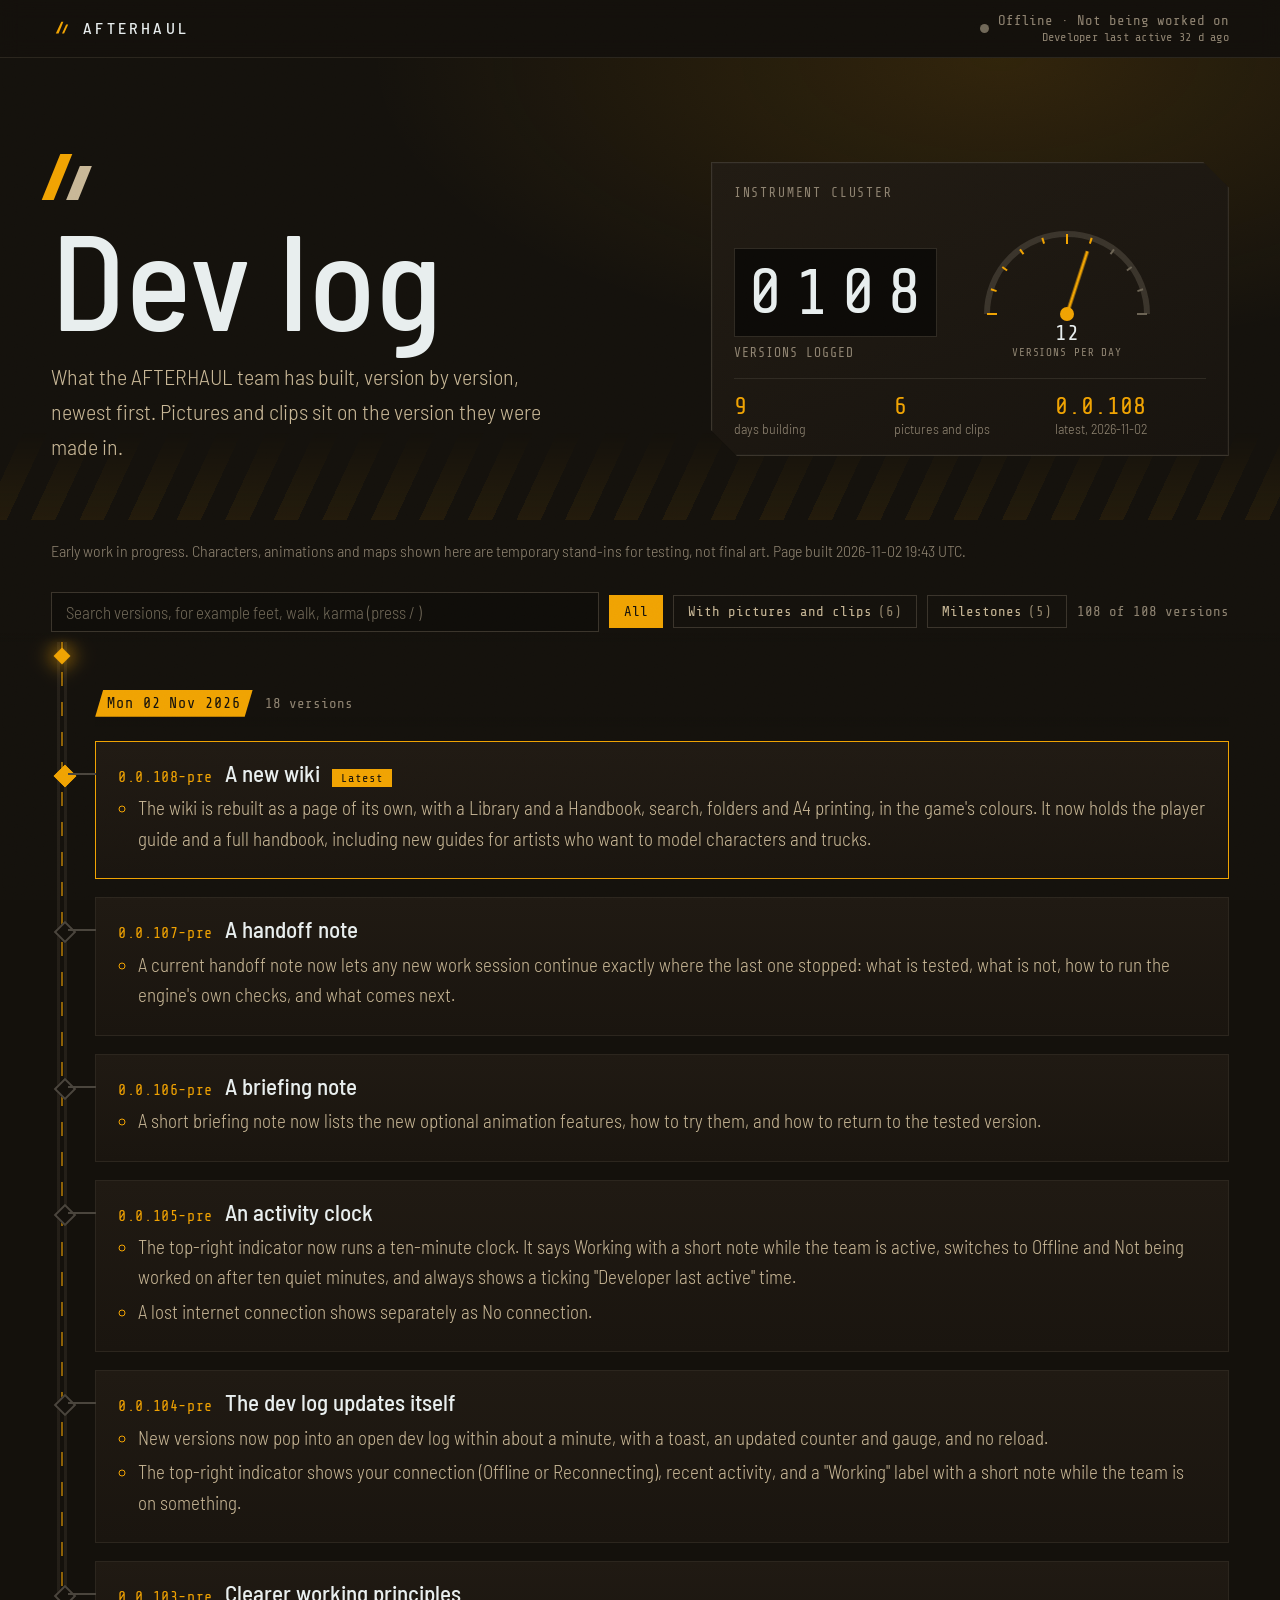
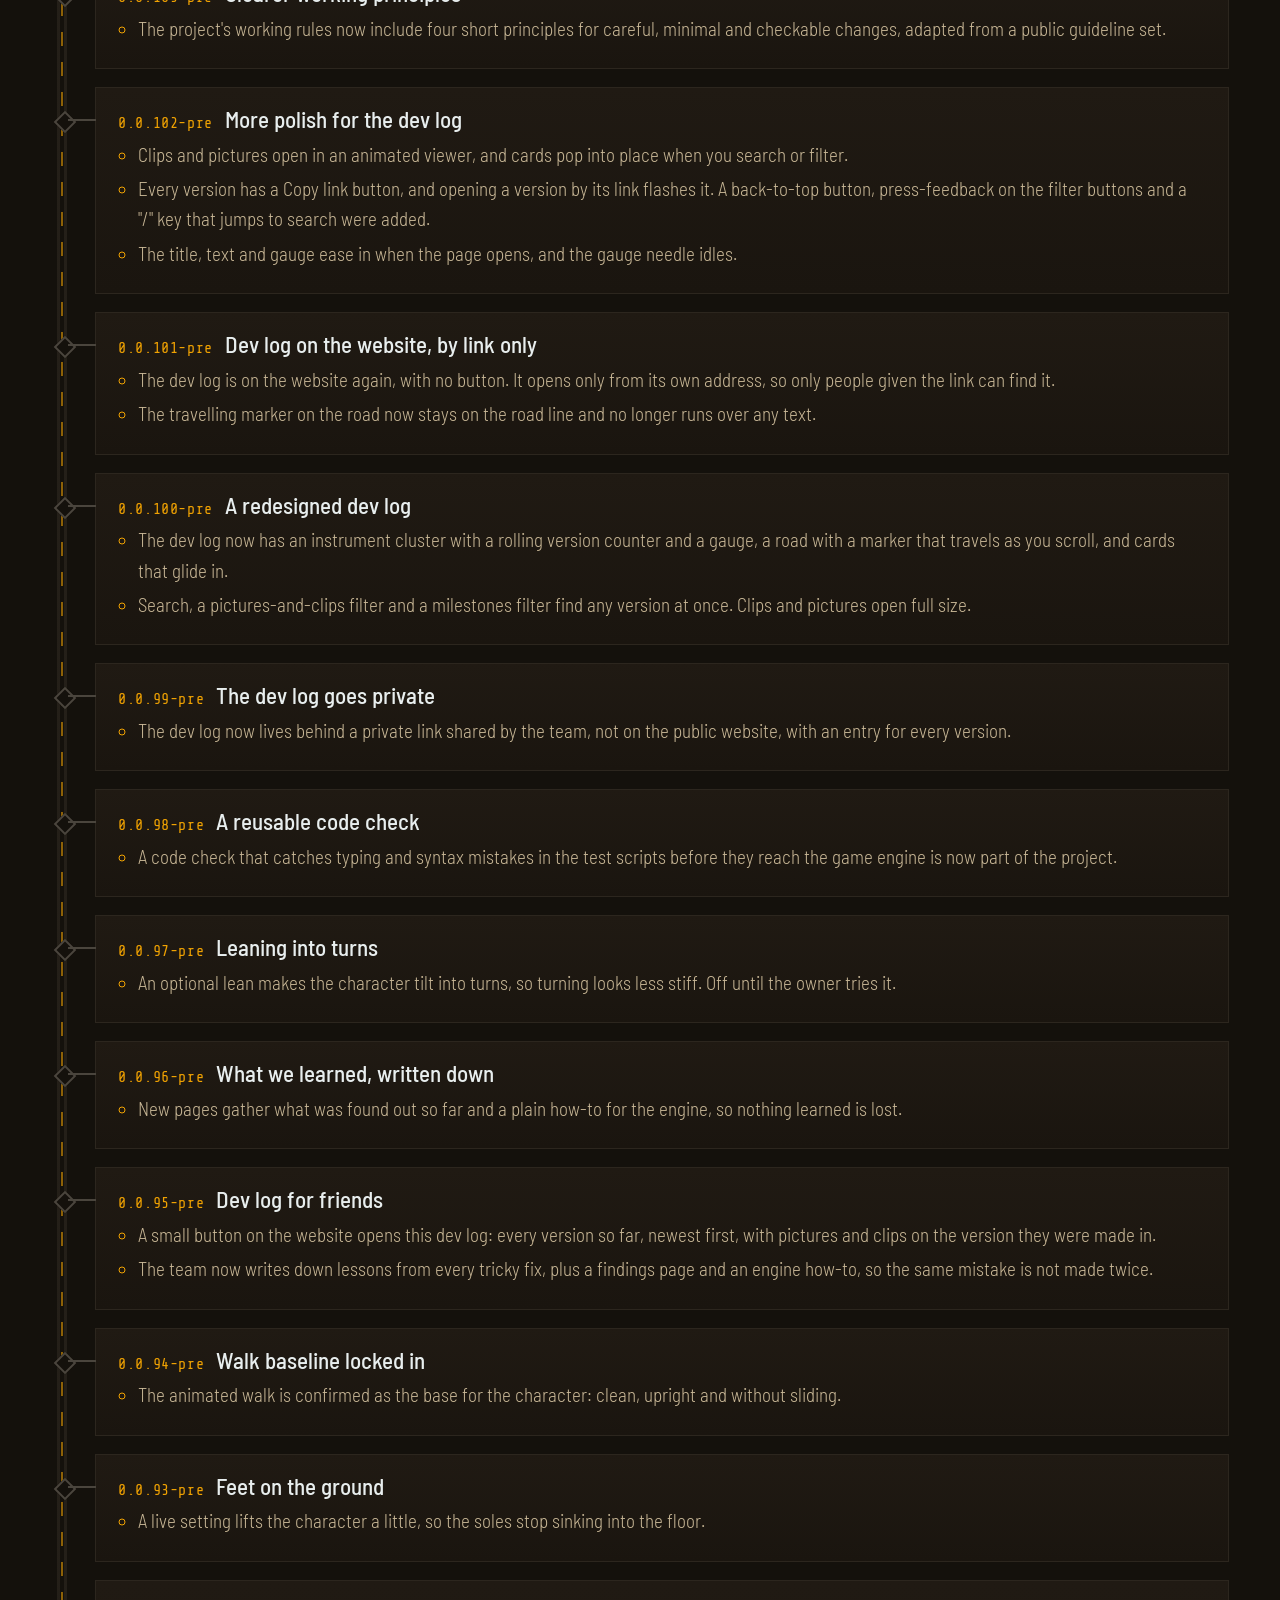
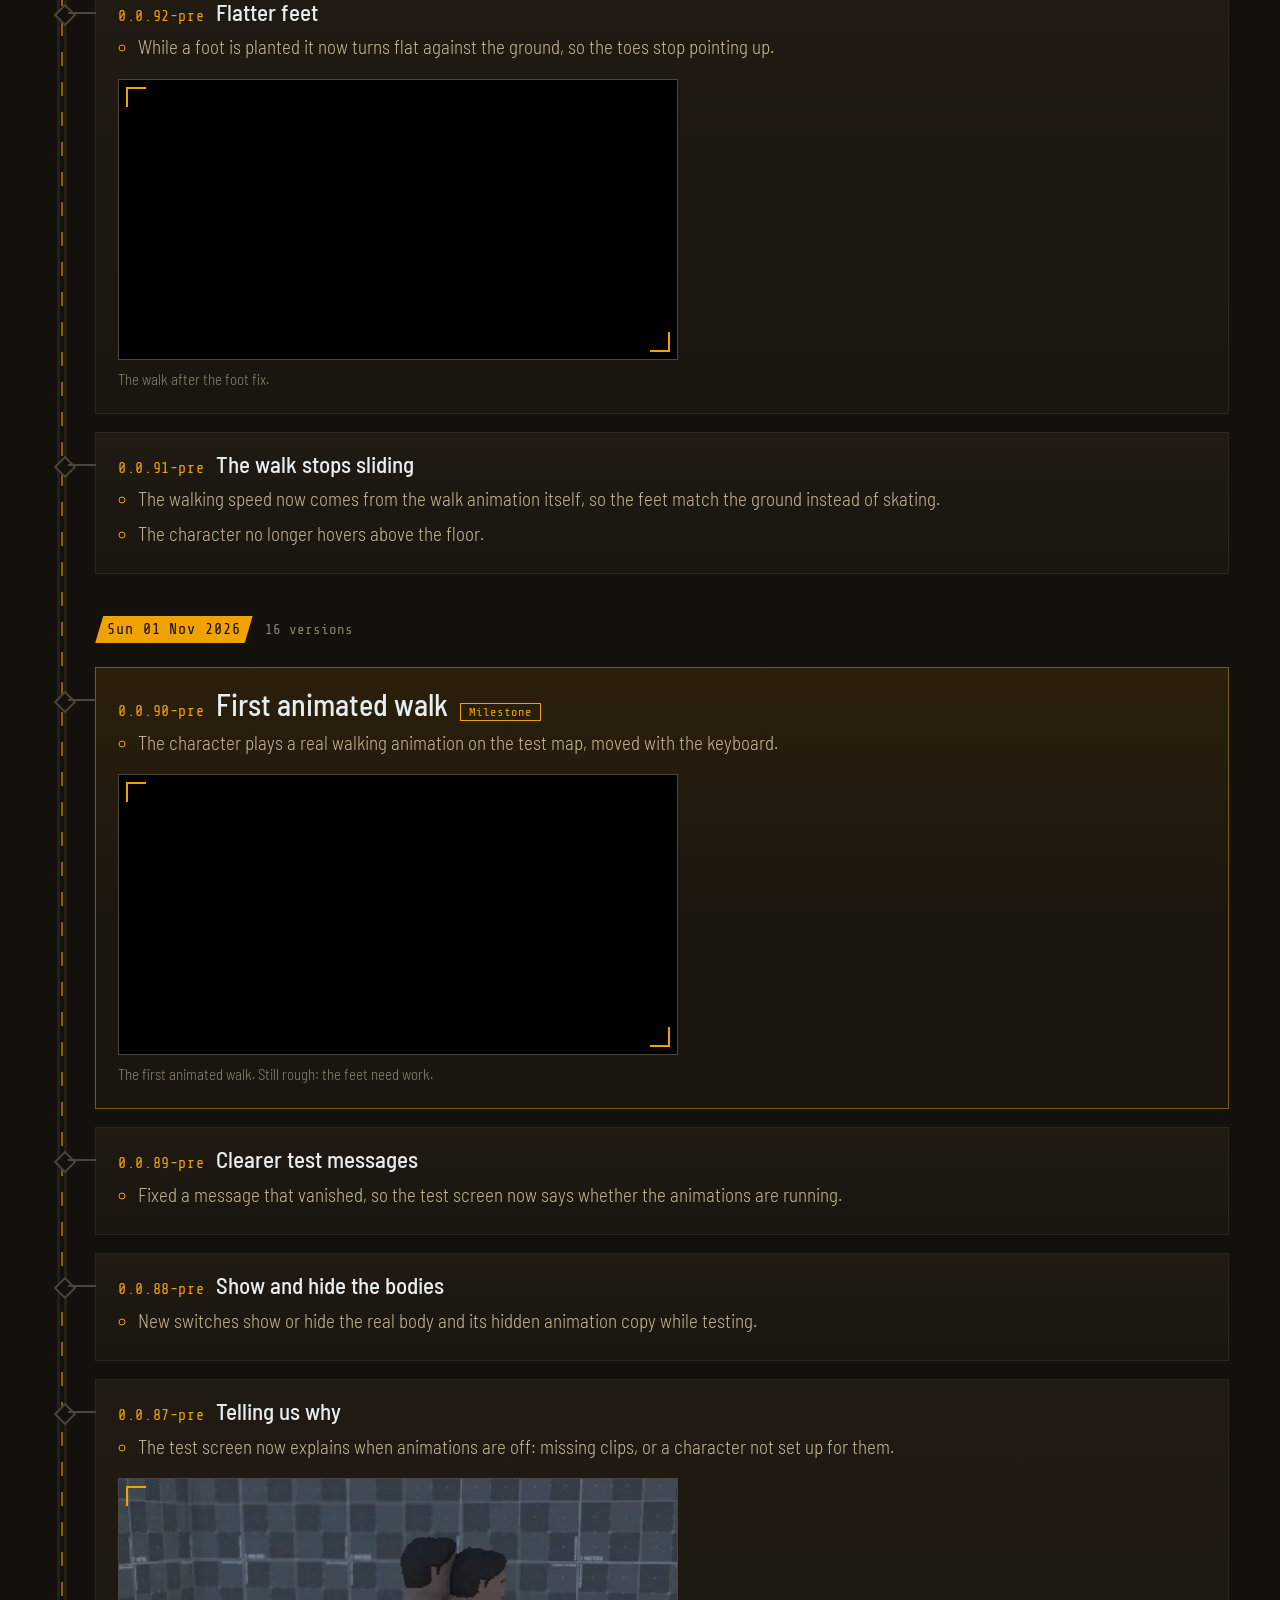
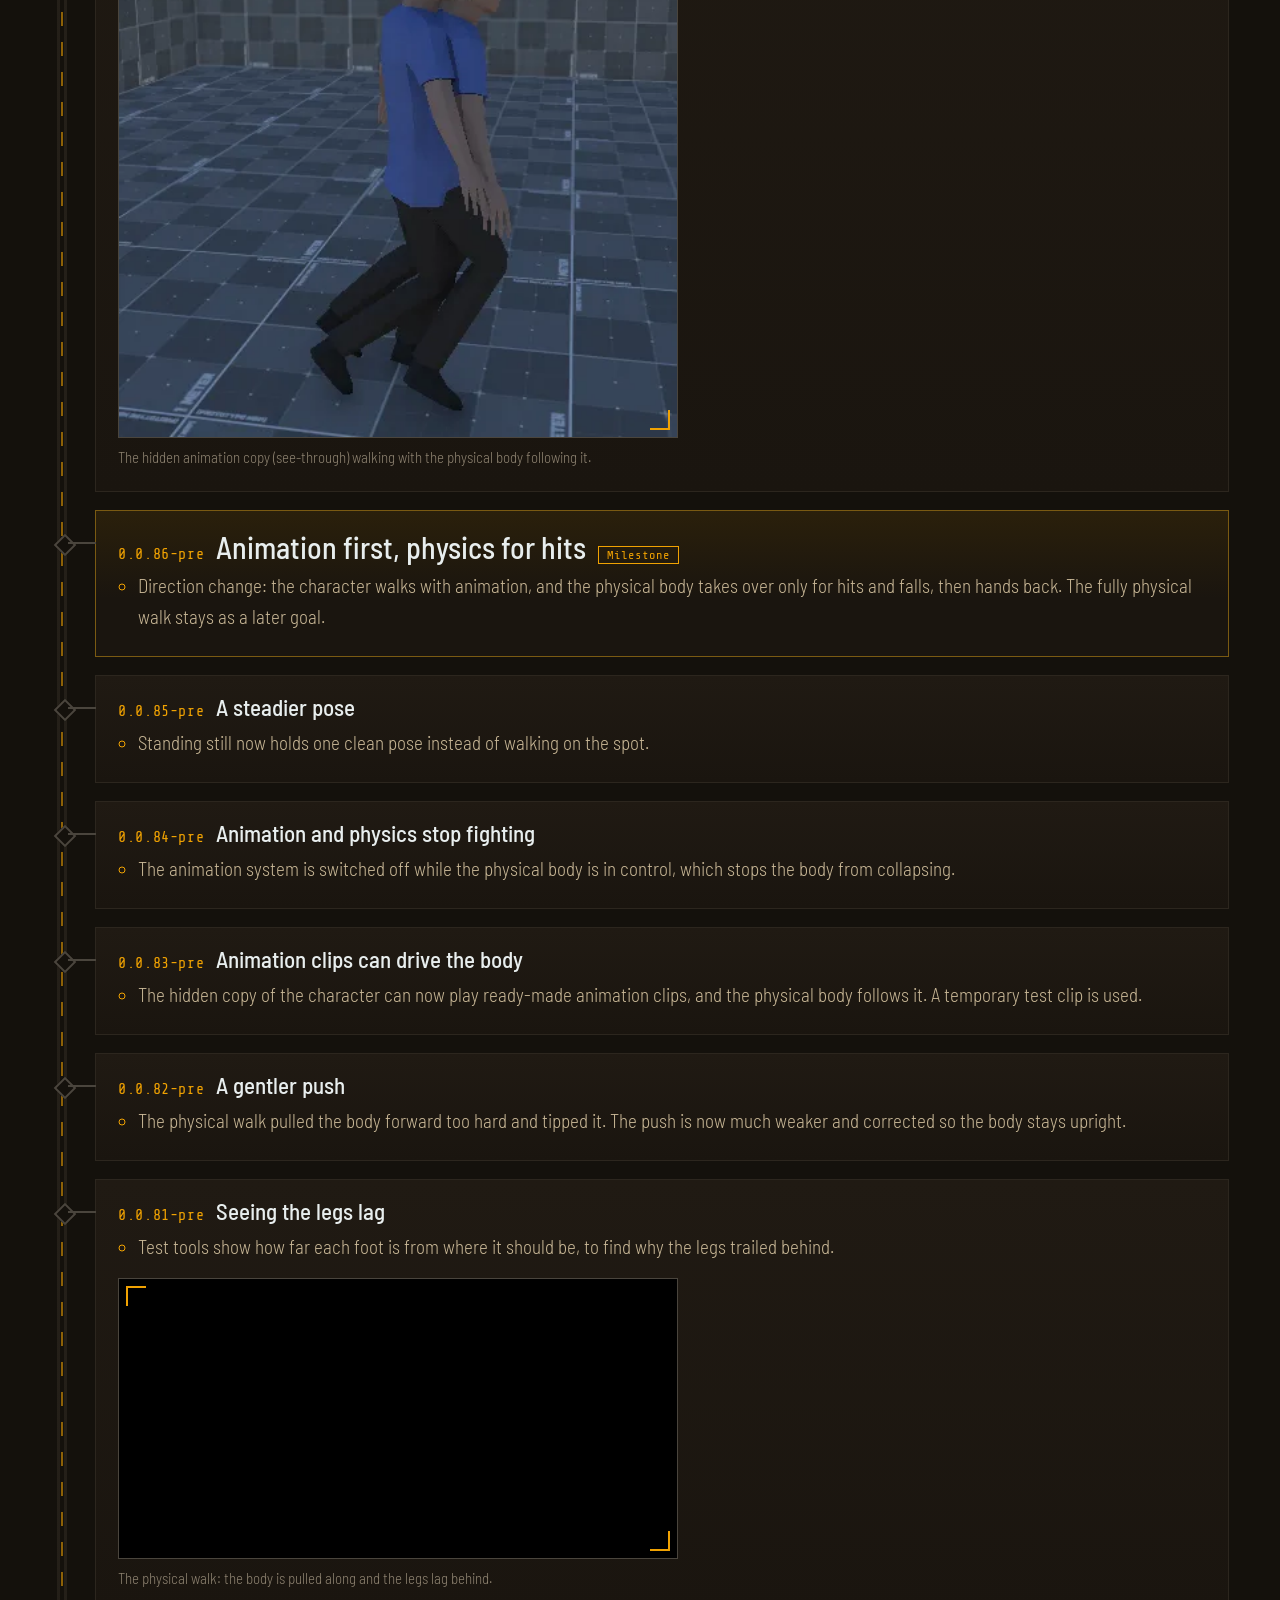
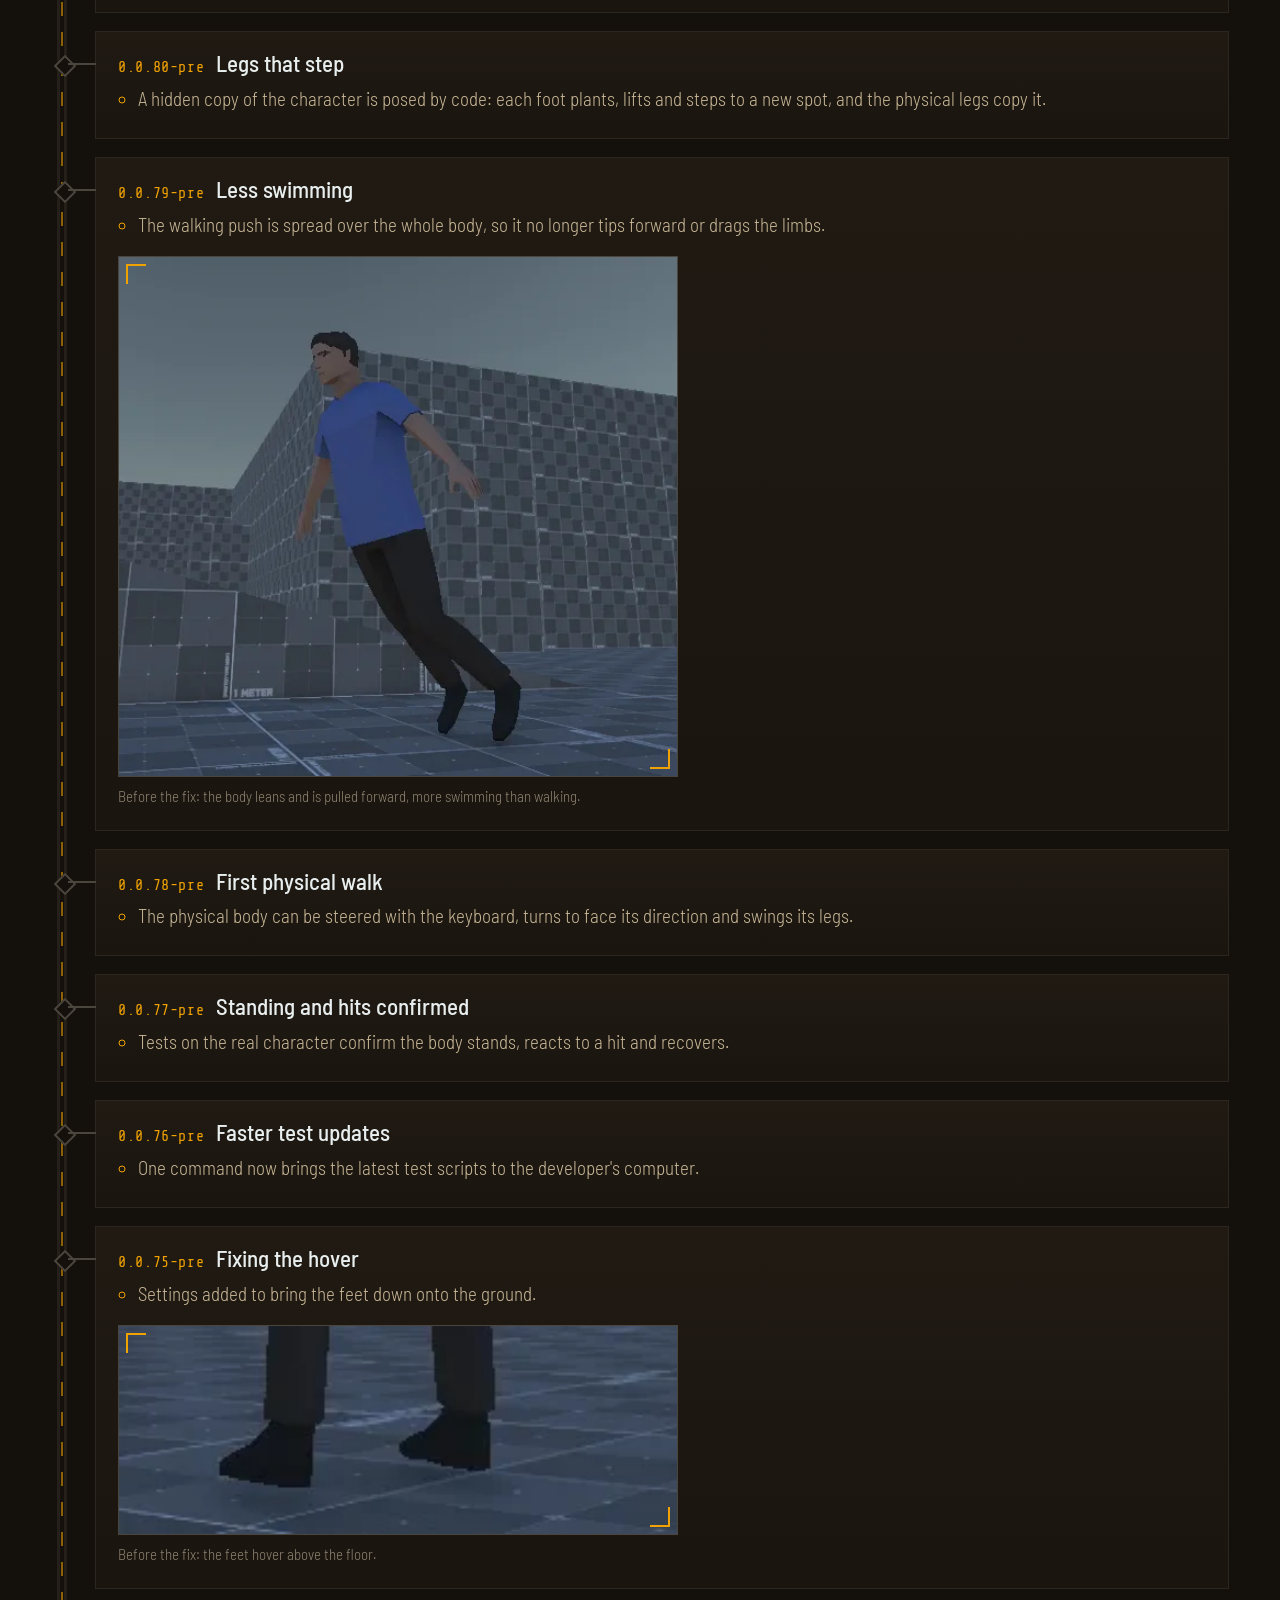
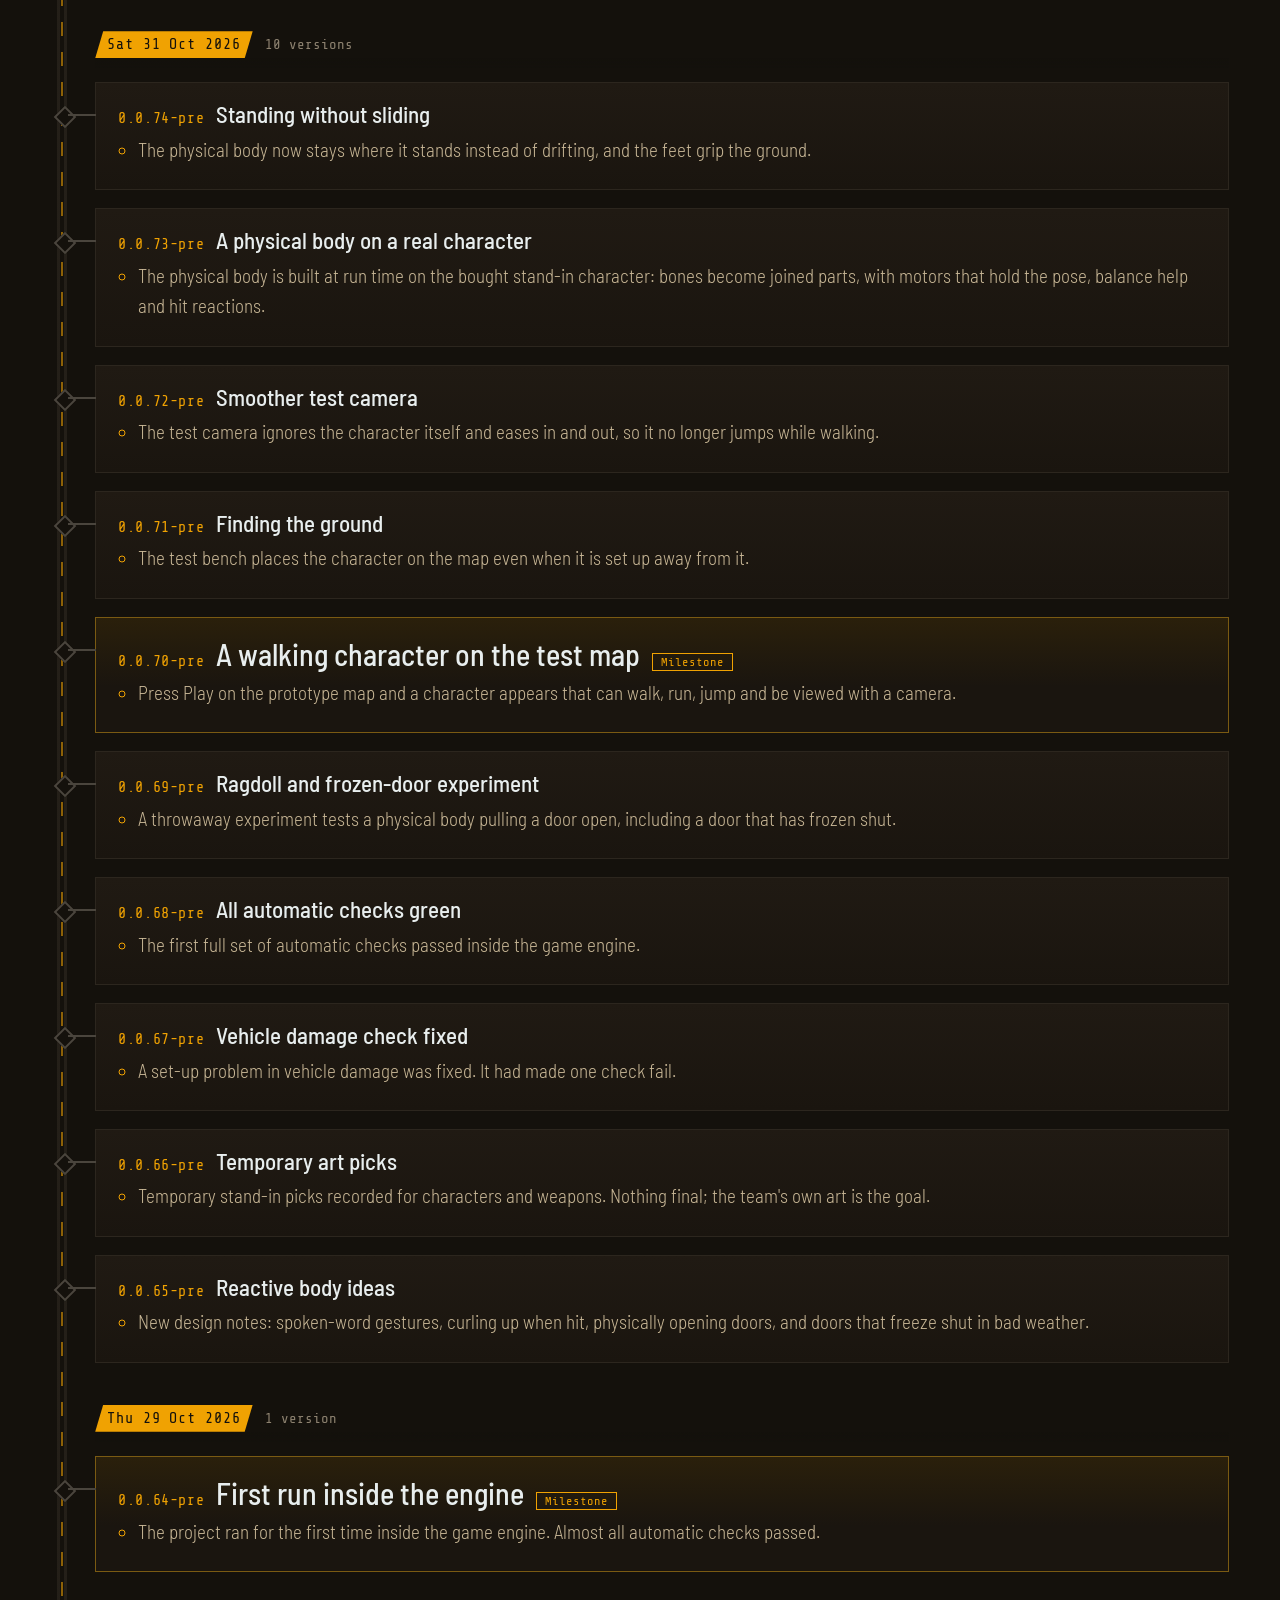
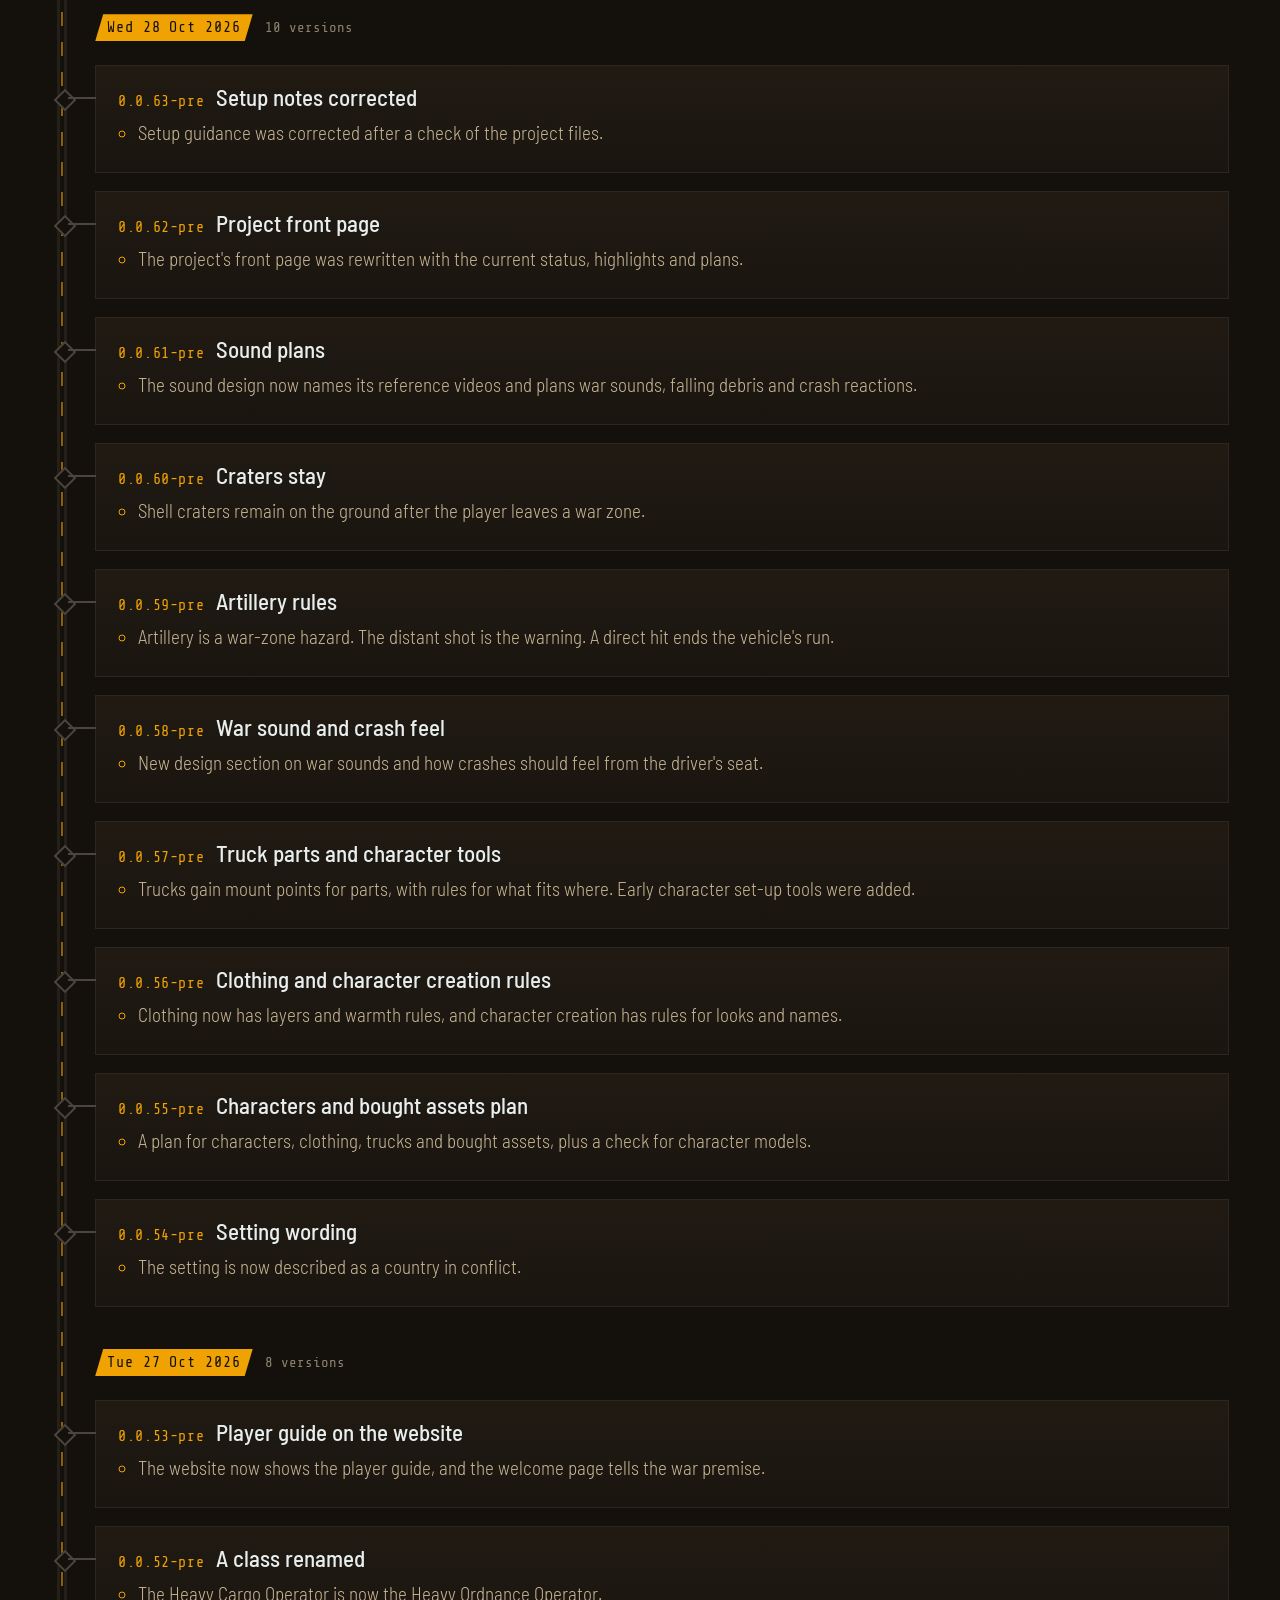
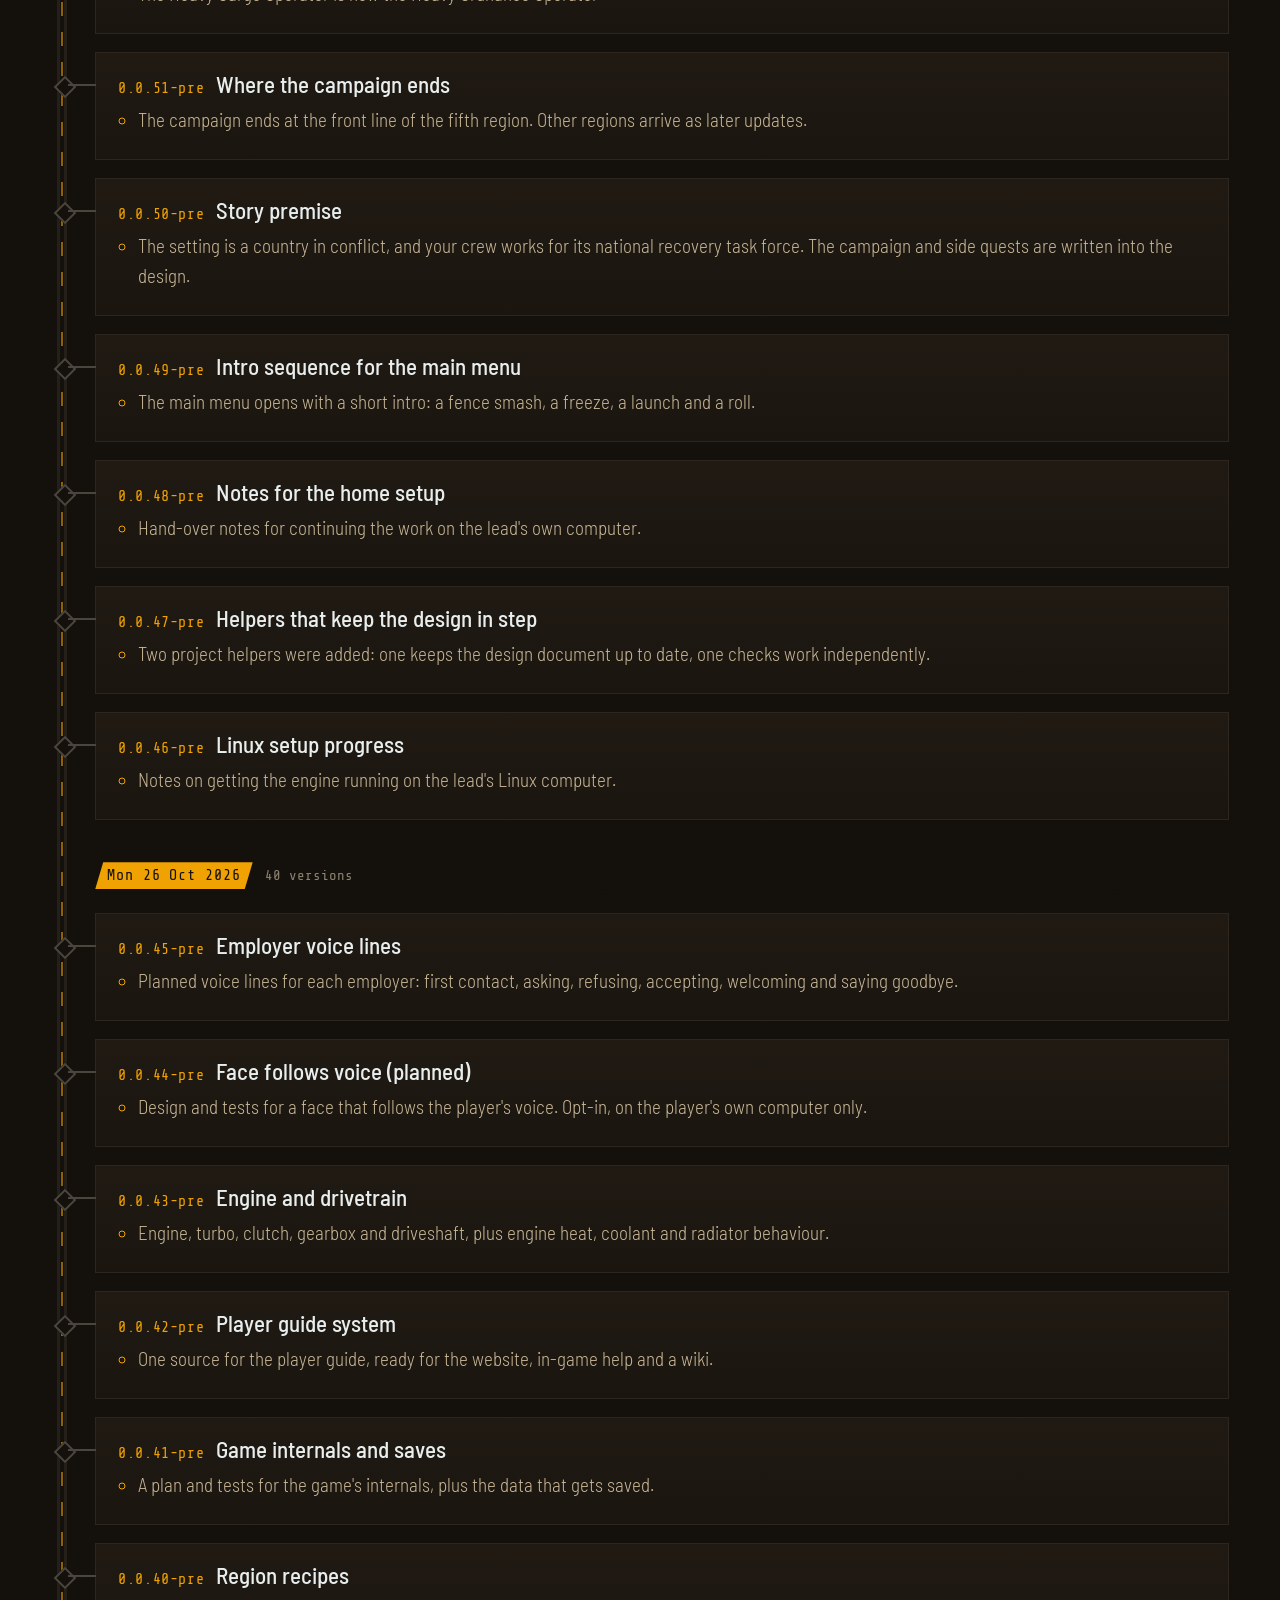
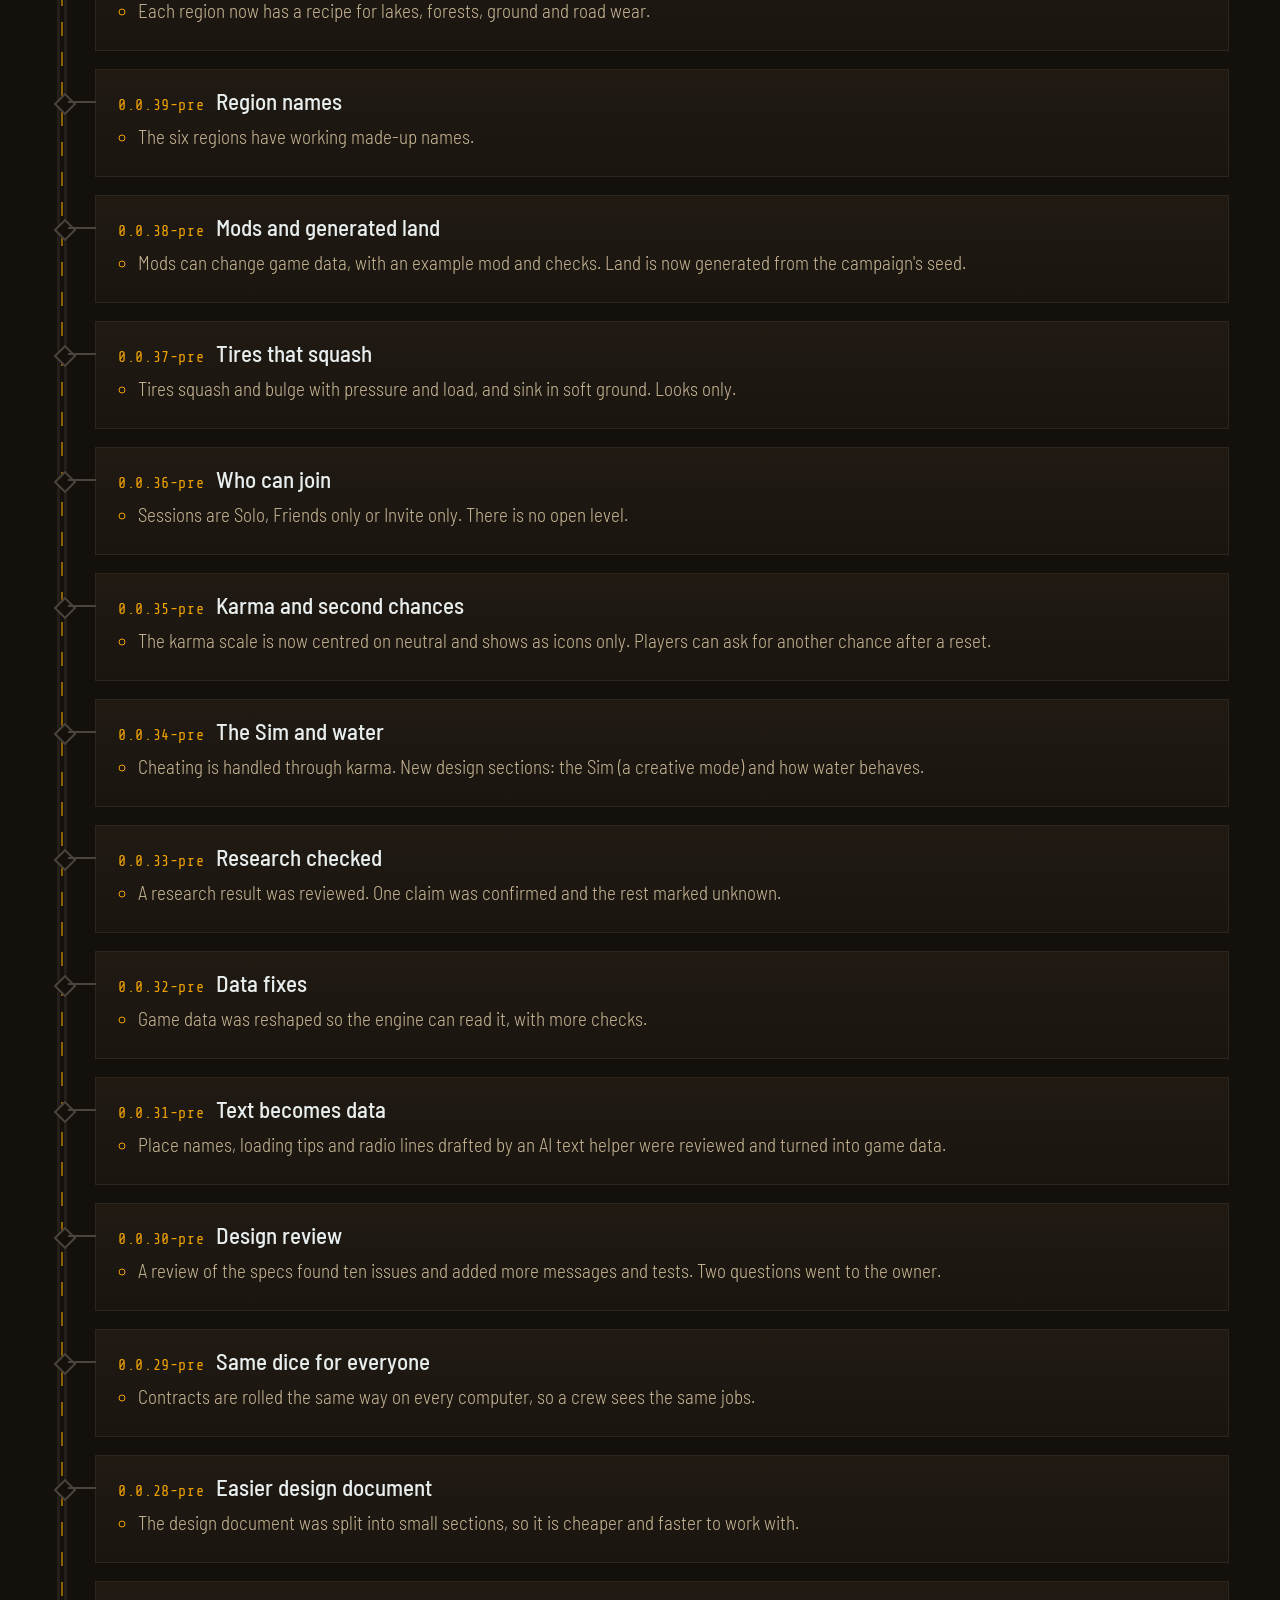
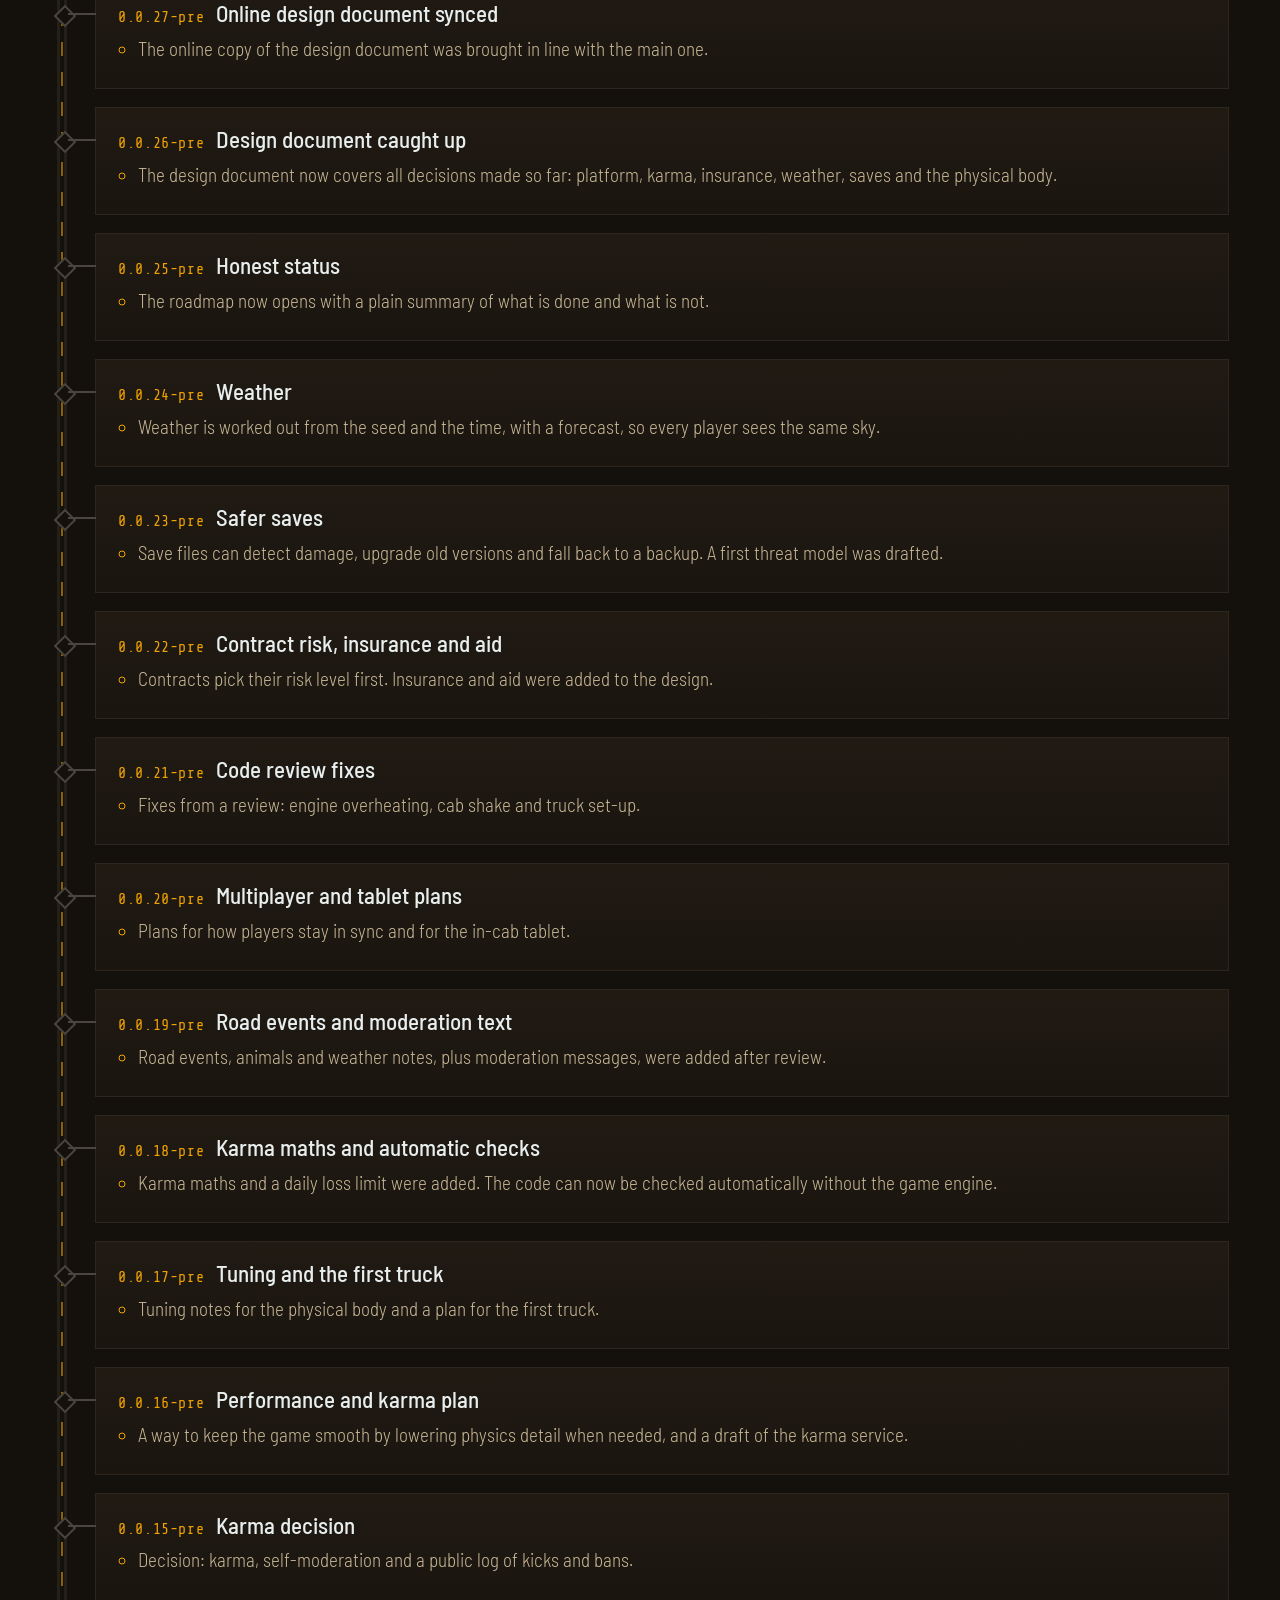
<file: devlog/index.html>
<!doctype html>
<html lang="en" data-tpl="292fb56c38" data-rev="3348b63a1b75" data-built="2026-11-02T19:43:39Z"><head><meta charset="utf-8"><meta name="viewport" content="width=device-width, initial-scale=1">
<title>AFTERHAUL dev log</title>
<meta name="robots" content="noindex,nofollow"><meta name="description" content="Real-time progress on AFTERHAUL, for the team and friends.">
<link rel="icon" href="../assets/img/favicon.svg" type="image/svg+xml"><style>@font-face{font-family:"Barlow Semi Condensed";font-weight:300;font-display:swap;src:url("../assets/fonts/barlow-semi-condensed-light.woff") format("woff")}@font-face{font-family:"Barlow Semi Condensed";font-weight:500;font-display:swap;src:url("../assets/fonts/barlow-semi-condensed-medium.woff") format("woff")}@font-face{font-family:"Share Tech Mono";font-weight:400;font-display:swap;src:url("../assets/fonts/share-tech-mono-regular.woff") format("woff")}</style><style>
/* Layout idea: an instrument cluster up top, then a road that runs down the page with one marker per version. */
:root{color-scheme:dark;--soot:#14110c;--soot-2:#1d1812;--iron:#4a453d;--dust:#c8b796;--frost:#e8eeee;--amber:#f0a202;
--ui:"Barlow Semi Condensed","Arial Narrow",Arial,sans-serif;--mono:"Share Tech Mono",ui-monospace,Consolas,monospace;--gut:clamp(16px,4vw,56px)}
*{box-sizing:border-box}html{scroll-behavior:smooth;scroll-padding-top:136px;background:var(--soot)}
body{margin:0;background:var(--soot);color:var(--dust);font:300 19px/1.6 var(--ui);overflow-x:hidden}
body::before{content:"";position:fixed;inset:0;z-index:50;pointer-events:none;opacity:.07;mix-blend-mode:overlay;background:url("data:image/svg+xml,%3Csvg xmlns='http://www.w3.org/2000/svg' width='160' height='160'%3E%3Cfilter id='n'%3E%3CfeTurbulence type='fractalNoise' baseFrequency='.9' numOctaves='2' stitchTiles='stitch'/%3E%3C/filter%3E%3Crect width='160' height='160' filter='url(%23n)'/%3E%3C/svg%3E")}
a{color:var(--frost);text-decoration-color:var(--amber);text-underline-offset:4px}
:focus-visible{outline:2px solid var(--amber);outline-offset:3px}
::selection{background:var(--amber);color:var(--soot)}
.bar{position:sticky;top:0;z-index:20;display:flex;align-items:center;justify-content:space-between;gap:16px;padding:12px var(--gut);background:rgba(20,17,12,.82);backdrop-filter:blur(10px);-webkit-backdrop-filter:blur(10px);border-bottom:1px solid #2a251d}
.bar::after{content:"";position:absolute;left:0;right:0;bottom:-1px;height:2px;background:var(--amber);transform-origin:0 50%;transform:scaleX(0)}
.mark{display:flex;align-items:center;gap:10px;color:var(--frost);font-weight:500;letter-spacing:.2em;text-transform:uppercase;font-size:16px}
.mark svg{width:22px;height:22px;fill:var(--amber)}
.live{display:flex;align-items:center;gap:9px;font:400 14px var(--mono);color:var(--dust)}
.live{max-width:62vw;text-align:right}.lt{display:flex;flex-direction:column;align-items:flex-end;line-height:1.25}.lt b{font-weight:400}.lt small{font-size:12px;color:#8d8270;letter-spacing:.02em}
.live.off i,.live.idle i{background:#6f6757;animation:none}.live.off b{color:#d9774f}.live.idle b{color:#8d8270}.live.rec i{animation:none}.live.work b{color:var(--frost)}.live.off i{background:#c4562a}
.live i{width:9px;height:9px;border-radius:50%;background:var(--amber);box-shadow:0 0 0 0 rgba(240,162,2,.6);animation:ping 2s ease-out infinite}
@keyframes ping{70%{box-shadow:0 0 0 10px rgba(240,162,2,0)}100%{box-shadow:0 0 0 0 rgba(240,162,2,0)}}
.hero{position:relative;overflow:hidden;padding:clamp(40px,8vw,96px) var(--gut) clamp(28px,5vw,56px);background:radial-gradient(900px 420px at 78% 0%,rgba(240,162,2,.13),transparent 70%),linear-gradient(var(--soot),var(--soot))}
.hero::after{content:"";position:absolute;left:0;right:0;bottom:0;height:90px;background:repeating-linear-gradient(115deg,transparent 0 22px,rgba(240,162,2,.07) 22px 44px);mask-image:linear-gradient(transparent,#000);-webkit-mask-image:linear-gradient(transparent,#000);pointer-events:none}
.hero-in{position:relative;z-index:1;max-width:1180px;margin:0 auto;display:grid;grid-template-columns:minmax(0,1.15fr) minmax(0,1fr);gap:clamp(24px,5vw,64px);align-items:center}
.slash{display:flex;gap:10px;margin:0 0 14px}
.slash i{display:block;width:12px;height:46px;background:var(--amber);transform:skewX(-22deg);animation:slide .9s cubic-bezier(.2,.8,.2,1) both}
.slash i+i{background:var(--dust);animation-delay:.12s;height:34px;margin-top:12px}
@keyframes lift{from{transform:translateY(18px);opacity:.5}to{transform:none;opacity:1}}
@keyframes dock{from{transform:translateX(34px);opacity:.5}to{transform:none;opacity:1}}
@keyframes slide{from{transform:translateX(-40px) skewX(-22deg);opacity:0}to{transform:translateX(0) skewX(-22deg);opacity:1}}
h1{animation:lift .8s cubic-bezier(.2,.8,.2,1) .15s both;margin:0;font-weight:500;font-size:clamp(56px,11vw,136px);line-height:.92;letter-spacing:.005em;color:var(--frost);text-wrap:balance}
.lede{animation:lift .8s cubic-bezier(.2,.8,.2,1) .3s both;margin:20px 0 0;max-width:46ch;font-size:clamp(18px,2vw,22px);color:var(--dust)}
.cluster{animation:dock .9s cubic-bezier(.2,.8,.2,1) .25s both;position:relative;padding:22px 22px 18px;background:linear-gradient(160deg,#211b13,#17130e);border:1px solid #3a342b;clip-path:polygon(0 0,calc(100% - 26px) 0,100% 26px,100% 100%,26px 100%,0 calc(100% - 26px));box-shadow:inset 0 0 0 1px rgba(255,255,255,.02)}
.cluster h2{margin:0 0 14px;font:400 13px var(--mono);letter-spacing:.14em;color:#8d8270;font-weight:400;text-transform:none}
.dials{display:flex;align-items:flex-end;gap:clamp(14px,3vw,30px);flex-wrap:wrap}
.odo{display:flex;align-items:center;gap:4px;padding:8px 10px;background:#0c0a07;border:1px solid #2f2a22;font:400 clamp(44px,6vw,64px)/1 var(--mono);color:var(--frost)}
.dg{display:inline-block;width:.66em;height:1.1em;overflow:hidden;position:relative}
.dg ol{margin:0;padding:0;list-style:none;transform:translateY(calc(var(--d)*-1.1em));animation:roll 1.7s cubic-bezier(.2,.8,.15,1) both;animation-delay:calc(var(--i)*.14s)}
.dg li{height:1.1em;line-height:1.1em;text-align:center}
@keyframes roll{from{transform:translateY(0)}}
.odo-l{display:block;margin-top:8px;font:400 13px var(--mono);color:#8d8270;letter-spacing:.08em}
.gauge{width:clamp(150px,22vw,200px)}
.gauge .arc{fill:none;stroke:#3a342b;stroke-width:6}.gauge .tk{stroke:#6a6253;stroke-width:2}.gauge .tk.hi{stroke:var(--amber)}
.gauge .jit{transform-origin:100px 100px;animation:idle 3.6s ease-in-out 2.2s infinite}
@keyframes idle{0%,100%{transform:rotate(0)}35%{transform:rotate(1.6deg)}70%{transform:rotate(-1.2deg)}}
.gauge .nd{transform-origin:100px 100px;transform:rotate(var(--ang));animation:sweep 1.8s cubic-bezier(.2,.9,.2,1) .2s both}
@keyframes sweep{from{transform:rotate(-90deg)}}
.gauge text{font:400 22px var(--mono);fill:var(--frost);text-anchor:middle}.gauge .sm{font-size:11px;fill:#8d8270;letter-spacing:.08em}
.stats{display:grid;grid-template-columns:repeat(3,1fr);gap:10px;margin:18px 0 0;padding:14px 0 0;border-top:1px solid #2f2a22}
.stats div{display:flex;flex-direction:column}.stats b{font:400 24px var(--mono);color:var(--amber)}.stats span{font-size:14px;color:#8d8270;line-height:1.25}
.notice{max-width:calc(1180px + 2*var(--gut));margin:0 auto;padding:18px var(--gut) 0;font-size:16px;color:#8d8270}
.tools{position:sticky;top:54px;z-index:15;max-width:calc(1180px + 2*var(--gut));margin:18px auto 0;padding:10px var(--gut);display:flex;flex-wrap:wrap;gap:10px;align-items:center;background:linear-gradient(var(--soot) 84%,transparent)}
.sw{position:relative;flex:1 1 220px;min-width:0}.tools input{width:100%;padding:9px 38px 9px 14px;background:#0f0d09;border:1px solid #3a342b;color:var(--frost);font:300 17px var(--ui);transition:border-color .2s,box-shadow .25s}
.tools input:focus{outline:none;border-color:var(--amber);box-shadow:0 0 0 3px rgba(240,162,2,.18),0 0 24px -6px rgba(240,162,2,.5)}
.qx{position:absolute;right:6px;top:50%;width:26px;height:26px;margin-top:-13px;border:0;background:transparent;color:var(--dust);font:400 18px/1 var(--mono);cursor:pointer;transition:transform .2s,color .2s}.qx:hover{color:var(--amber);transform:rotate(90deg)}
.tools input::placeholder{color:#6f6757}
.chip{position:relative;overflow:hidden;padding:8px 14px;background:transparent;border:1px solid #3a342b;color:var(--dust);font:400 14px var(--mono);cursor:pointer;transition:background .25s,color .25s,border-color .25s,transform .12s}
.chip em{font-style:normal;margin-left:6px;opacity:.7}
.chip::after{content:"";position:absolute;inset:0;background:radial-gradient(circle at var(--rx,50%) var(--ry,50%),rgba(240,162,2,.45),transparent 60%);opacity:0;transform:scale(.4);transition:opacity .5s,transform .5s}
.chip:active{transform:scale(.95)}.chip.rip::after{opacity:1;transform:scale(2.4);transition:none}
.chip[aria-pressed=true]{background:var(--amber);border-color:var(--amber);color:var(--soot)}
.chip:hover{border-color:var(--amber)}
.count{font:400 14px var(--mono);color:#8d8270;margin-left:auto}.count.bump{animation:bump .35s ease}
@keyframes bump{40%{color:var(--amber);transform:translateY(-2px)}}
main{position:relative;max-width:calc(1180px + 2*var(--gut));margin:0 auto;padding:6px var(--gut) 96px}
main::before{content:"";position:absolute;top:0;bottom:70px;left:calc(var(--gut) + 6px);width:10px;background:linear-gradient(90deg,#26211a 0 3px,transparent 3px 7px,#26211a 7px);opacity:.9}
.road{position:absolute;top:0;bottom:70px;left:calc(var(--gut) + 10px);width:2px;background:repeating-linear-gradient(var(--amber) 0 14px,transparent 14px 30px);opacity:.55;animation:drive 1.2s linear infinite}
@keyframes drive{to{background-position:0 30px}}
.truck{position:fixed;left:calc(var(--gut) - 6px);top:140px;opacity:0;transition:opacity .2s;width:12px;height:12px;background:var(--amber);transform:rotate(45deg);box-shadow:0 0 18px 4px rgba(240,162,2,.55);z-index:12;pointer-events:none}
.grp{position:relative;padding-left:44px}
.day{position:sticky;top:112px;z-index:5;display:flex;align-items:baseline;gap:12px;margin:34px 0 14px;padding:8px 0 10px;background:linear-gradient(var(--soot) 78%,transparent)}
.day b{padding:5px 12px;background:var(--amber);color:var(--soot);font:400 15px var(--mono);letter-spacing:.06em;clip-path:polygon(8px 0,100% 0,calc(100% - 8px) 100%,0 100%)}
.day span{font:400 14px var(--mono);color:#8d8270}
.log{margin:0;padding:0;list-style:none;display:grid;gap:18px}
.log>li{position:relative;padding:18px 22px 20px;background:linear-gradient(180deg,#201a13,#1a150f);border:1px solid #2c261e;transition:transform .25s ease,border-color .25s ease,box-shadow .25s ease}
.log>li::before{content:"";position:absolute;left:-39px;top:26px;width:12px;height:12px;background:var(--soot);border:2px solid var(--iron);transform:rotate(45deg);transition:background .25s,border-color .25s}
.log>li::after{content:"";position:absolute;left:-28px;top:31px;width:28px;height:2px;background:var(--iron)}
.log>li:hover{transform:translateX(4px);border-color:#5a5142;box-shadow:0 12px 30px -16px rgba(0,0,0,.9)}
.log>li:hover::before{background:var(--amber);border-color:var(--amber)}
.log>li.latest{border-color:var(--amber);animation:glow 3s ease-in-out infinite}
.log>li.latest::before{background:var(--amber);border-color:var(--amber)}
@keyframes glow{50%{box-shadow:0 0 0 1px rgba(240,162,2,.4),0 0 34px -6px rgba(240,162,2,.35)}}
.log>li.ms{background:linear-gradient(180deg,rgba(240,162,2,.10),#1a150f 60%);border-color:#7a5a12}
.log>li.ms h3{font-size:clamp(24px,3vw,30px)}
.log h3{margin:0 0 6px;display:flex;flex-wrap:wrap;align-items:baseline;gap:6px 12px;font-weight:500;font-size:23px;line-height:1.2;color:var(--frost);text-wrap:balance}
.v{font:400 15px var(--mono);color:var(--amber);letter-spacing:.04em}
.tag{font:400 12px var(--mono);letter-spacing:.08em;padding:1px 8px;border:1px solid var(--amber);color:var(--amber);text-transform:none}
.tag.fill{background:var(--amber);color:var(--soot)}
.log ul{margin:0;padding-left:20px}.log ul li{margin:4px 0}.log ul li::marker{color:var(--amber)}
figure.m{margin:16px 0 2px;max-width:560px}
.zoom{position:relative;display:block;width:100%;padding:0;border:1px solid var(--iron);background:#000;cursor:zoom-in;overflow:hidden}
.zoom::before,.zoom::after{content:"";position:absolute;width:18px;height:18px;border:2px solid var(--amber);z-index:2;pointer-events:none;transition:all .25s}
.zoom::before{top:7px;left:7px;border-right:0;border-bottom:0}.zoom::after{right:7px;bottom:7px;border-left:0;border-top:0}
.zoom:hover::before{top:12px;left:12px}.zoom:hover::after{right:12px;bottom:12px}
.zoom video,.zoom img{display:block;width:100%;height:auto;transition:transform .5s ease}
.zoom:hover video,.zoom:hover img{transform:scale(1.03)}
.hint{position:absolute;right:10px;top:10px;z-index:2;padding:2px 9px;background:rgba(20,17,12,.8);font:400 12px var(--mono);color:var(--frost);opacity:0;transition:opacity .2s}
.zoom:hover .hint,.zoom:focus-visible .hint{opacity:1}
figcaption{margin-top:7px;font-size:15px;color:#8d8270}
.log>li.pop{animation:pop .42s cubic-bezier(.2,.9,.2,1) both;animation-delay:var(--pd,0s)}
@keyframes pop{from{transform:translateY(14px) scale(.985);opacity:.4}to{transform:none;opacity:1}}
.cp{position:absolute;right:12px;top:12px;padding:4px 10px;background:transparent;border:1px solid #3a342b;color:#8d8270;font:400 12px var(--mono);letter-spacing:.06em;cursor:pointer;opacity:0;transform:translateY(-4px);transition:opacity .2s,transform .2s,color .2s,border-color .2s,background .2s}
.log>li:hover .cp,.cp:focus-visible{opacity:1;transform:none}.cp:hover{color:var(--amber);border-color:var(--amber)}.cp.ok{opacity:1;transform:none;background:var(--amber);border-color:var(--amber);color:var(--soot)}
@media (hover:none){.cp{opacity:1;transform:none}}
.log>li:target{animation:flash 1.8s ease-out 1}
@keyframes flash{0%{box-shadow:0 0 0 2px var(--amber),0 0 40px 0 rgba(240,162,2,.6)}100%{box-shadow:0 0 0 0 transparent}}
.tag{transition:background .2s,color .2s}.log>li:hover .tag{background:var(--amber);color:var(--soot)}
#top{position:fixed;right:clamp(14px,3vw,32px);bottom:clamp(14px,3vw,32px);z-index:25;width:46px;height:46px;display:grid;place-items:center;background:var(--amber);border:0;color:var(--soot);cursor:pointer;clip-path:polygon(0 0,calc(100% - 12px) 0,100% 12px,100% 100%,12px 100%,0 calc(100% - 12px));opacity:0;transform:translateY(16px);pointer-events:none;transition:opacity .3s,transform .3s}
#top.show{opacity:1;transform:none;pointer-events:auto}#top:hover svg{animation:nudge .6s ease infinite}#top:active{transform:scale(.94)}
#top svg{width:20px;height:20px}@keyframes nudge{50%{transform:translateY(-4px)}}
#toast{position:fixed;left:50%;bottom:clamp(14px,3vw,30px);z-index:40;display:flex;align-items:center;gap:14px;max-width:min(92vw,560px);padding:12px 16px;background:#1d1812;border:1px solid var(--amber);color:var(--frost);box-shadow:0 18px 50px -12px rgba(0,0,0,.9),0 0 40px -10px rgba(240,162,2,.5);transform:translate(-50%,24px);opacity:0;pointer-events:none;transition:opacity .35s,transform .45s cubic-bezier(.2,.9,.2,1)}
#toast.show{transform:translate(-50%,0);opacity:1;pointer-events:auto}
#toast i{flex:none;width:10px;height:10px;background:var(--amber);transform:rotate(45deg);animation:ping 1.6s ease-out infinite}
#toast span{font-size:17px;line-height:1.3}#toast b{font:400 14px var(--mono);color:var(--amber);margin-right:6px}
#toast button{flex:none;padding:6px 12px;background:var(--amber);border:0;color:var(--soot);font:400 13px var(--mono);cursor:pointer;transition:transform .15s}#toast button:active{transform:scale(.94)}
#toast button.x{background:transparent;color:var(--dust);border:1px solid #3a342b}
.log>li.fresh{animation:fresh 2.6s ease-out 1}
@keyframes fresh{0%{box-shadow:0 0 0 2px var(--amber),0 0 46px 0 rgba(240,162,2,.7);transform:translateY(-18px) scale(.98);opacity:.3}18%{transform:none;opacity:1}100%{box-shadow:0 0 0 0 transparent}}
.none{display:none;padding:40px 0;font:400 16px var(--mono);color:#8d8270}
footer{max-width:calc(1180px + 2*var(--gut));margin:0 auto;padding:28px var(--gut) 72px;border-top:1px solid #2a251d;font-size:15px;color:#8d8270}footer p{margin:0 0 6px}
dialog{max-width:min(94vw,1100px);max-height:92vh;padding:0;border:1px solid var(--amber);background:#000;color:var(--frost);opacity:0;transform:scale(.95) translateY(14px);transition:opacity .28s ease,transform .28s cubic-bezier(.2,.9,.2,1),overlay .28s allow-discrete,display .28s allow-discrete}
dialog[open]{opacity:1;transform:none}
dialog::backdrop{background:rgba(10,8,5,0);backdrop-filter:blur(0);transition:background .28s,backdrop-filter .28s,overlay .28s allow-discrete,display .28s allow-discrete}
dialog[open]::backdrop{background:rgba(10,8,5,.88);backdrop-filter:blur(4px)}
@starting-style{dialog[open]{opacity:0;transform:scale(.95) translateY(14px)}dialog[open]::backdrop{background:rgba(10,8,5,0);backdrop-filter:blur(0)}}
dialog .box{position:relative}dialog img,dialog video{display:block;max-width:100%;max-height:82vh;margin:0 auto}
dialog p{margin:0;padding:12px 18px;font-size:16px;color:var(--dust);background:#14110c}
dialog button{transition:transform .15s,background .2s;position:absolute;top:8px;right:8px;z-index:3;padding:6px 12px;background:var(--amber);border:0;color:var(--soot);font:400 14px var(--mono);cursor:pointer}
@supports (animation-timeline:view()){
.log>li{animation:rise linear both;animation-timeline:view();animation-range:entry 0% entry 40%}
@keyframes rise{from{opacity:.3;transform:translateY(22px)}to{opacity:1;transform:none}}
.log>li.latest{animation:rise linear both,glow 3s ease-in-out infinite;animation-timeline:view(),auto;animation-range:entry 0% entry 40%,normal}
}
@supports (animation-timeline:scroll()){
.bar::after{animation:prog linear both;animation-timeline:scroll(root)}
@keyframes prog{to{transform:scaleX(1)}}
}
@media (max-width:820px){.hero-in{grid-template-columns:1fr}.cluster{max-width:560px}.grp{padding-left:34px}.log>li::before{left:-31px}.log>li::after{left:-20px;width:20px}.day{top:106px}}
@media (max-width:520px){body{font-size:18px}.log>li{padding:14px 14px 16px}.stats{grid-template-columns:1fr 1fr 1fr}.tools{top:52px}.count{margin-left:0;width:100%}}
dialog button:hover{background:var(--frost)}dialog button:active{transform:scale(.94)}
@media (prefers-reduced-motion:reduce){*,*::before,*::after{animation:none!important;transition:none!important;scroll-behavior:auto!important}.log>li{opacity:1!important;transform:none!important}}
</style></head><body>
<div class="bar"><span class="mark" role="img" aria-label="AFTERHAUL"><svg viewBox="0 0 64 64" aria-hidden="true"><path d="M14 48 L30 14 h6 L22 48z"/><path d="M32 48 L44 22 h6 L38 48z"/></svg><span>Afterhaul</span></span><span class="live" id="live" title="Shows whether the project was worked on in the last 10 minutes, and your own connection. It cannot see whether a Claude window is open."><i aria-hidden="true"></i><span class="lt"><b id="livet">Real-time progress</b><small id="lives"></small></span></span></div>
<header class="hero"><div class="hero-in">
<div><div class="slash" aria-hidden="true"><i></i><i></i></div><h1>Dev log</h1><p class="lede">What the AFTERHAUL team has built, version by version, newest first. Pictures and clips sit on the version they were made in.</p></div>
<aside class="cluster" aria-label="Progress at a glance"><h2>INSTRUMENT CLUSTER</h2><div class="dials"><div><div class="odo" role="img" aria-label="108 versions"><span class="dg" style="--d:0;--i:0"><ol><li>0</li><li>1</li><li>2</li><li>3</li><li>4</li><li>5</li><li>6</li><li>7</li><li>8</li><li>9</li></ol></span><span class="dg" style="--d:1;--i:1"><ol><li>0</li><li>1</li><li>2</li><li>3</li><li>4</li><li>5</li><li>6</li><li>7</li><li>8</li><li>9</li></ol></span><span class="dg" style="--d:0;--i:2"><ol><li>0</li><li>1</li><li>2</li><li>3</li><li>4</li><li>5</li><li>6</li><li>7</li><li>8</li><li>9</li></ol></span><span class="dg" style="--d:8;--i:3"><ol><li>0</li><li>1</li><li>2</li><li>3</li><li>4</li><li>5</li><li>6</li><li>7</li><li>8</li><li>9</li></ol></span></div><span class="odo-l">VERSIONS LOGGED</span></div><svg class="gauge" viewBox="0 0 200 146" role="img" aria-label="12 versions per day"><path class="arc" d="M20 100 A80 80 0 0 1 180 100"/><line class="tk hi" x1="30.0" y1="100.0" x2="20.0" y2="100.0"/><line class="tk hi" x1="29.6" y1="77.1" x2="23.9" y2="75.3"/><line class="tk hi" x1="40.1" y1="56.5" x2="35.3" y2="53.0"/><line class="tk hi" x1="56.5" y1="40.1" x2="53.0" y2="35.3"/><line class="tk hi" x1="77.1" y1="29.6" x2="75.3" y2="23.9"/><line class="tk hi" x1="100.0" y1="30.0" x2="100.0" y2="20.0"/><line class="tk hi" x1="122.9" y1="29.6" x2="124.7" y2="23.9"/><line class="tk" x1="143.5" y1="40.1" x2="147.0" y2="35.3"/><line class="tk" x1="159.9" y1="56.5" x2="164.7" y2="53.0"/><line class="tk" x1="170.4" y1="77.1" x2="176.1" y2="75.3"/><line class="tk" x1="170.0" y1="100.0" x2="180.0" y2="100.0"/><g class="nd" style="--ang:18deg"><g class="jit"><line x1="100" y1="100" x2="100" y2="34" stroke="#f0a202" stroke-width="3"/></g></g><circle cx="100" cy="100" r="7" fill="#f0a202"/><text x="100" y="126" >12</text><text class="sm" x="100" y="142">VERSIONS PER DAY</text></svg></div><div class="stats"><div><b>9</b><span>days building</span></div><div><b>6</b><span>pictures and clips</span></div><div><b>0.0.108</b><span>latest, 2026-11-02</span></div></div></aside>
</div></header>
<p class="notice">Early work in progress. Characters, animations and maps shown here are temporary stand-ins for testing, not final art. Page built 2026-11-02 19:43 UTC.</p>
<div class="tools" role="search"><div class="sw"><input id="q" type="search" placeholder="Search versions, for example feet, walk, karma (press / )" aria-label="Search the dev log"><button class="qx" id="qx" type="button" aria-label="Clear search" hidden>&times;</button></div><button class="chip" data-m="all" aria-pressed="true" type="button">All</button><button class="chip" data-m="media" aria-pressed="false" type="button">With pictures and clips<em id="n-media"></em></button><button class="chip" data-m="ms" aria-pressed="false" type="button">Milestones<em id="n-ms"></em></button><span class="count" id="cnt" aria-live="polite"></span></div>
<main><div class="road" aria-hidden="true"></div><div class="truck" aria-hidden="true"></div><section class="grp" data-date="2026-11-02"><h2 class="day"><b>Mon 02 Nov 2026</b><span>18 versions</span></h2><ol class="log"><li id="v0.0.108-pre" class="latest" data-h="d46a5c3e36" data-t="0.0.108-pre a new wiki the wiki is rebuilt as a page of its own, with a library and a handbook, search, folders and a4 printing, in the game&#x27;s colours. it now holds the player guide and a full handbook, including new guides for artists who want to model characters and trucks."><button type="button" class="cp" aria-label="Copy link to 0.0.108-pre">Copy link</button><h3><span class="v">0.0.108-pre</span>A new wiki<span class="tag fill">Latest</span></h3><ul><li>The wiki is rebuilt as a page of its own, with a Library and a Handbook, search, folders and A4 printing, in the game's colours. It now holds the player guide and a full handbook, including new guides for artists who want to model characters and trucks.</li></ul></li><li id="v0.0.107-pre" class="" data-h="e9635119b9" data-t="0.0.107-pre a handoff note a current handoff note now lets any new work session continue exactly where the last one stopped: what is tested, what is not, how to run the engine&#x27;s own checks, and what comes next."><button type="button" class="cp" aria-label="Copy link to 0.0.107-pre">Copy link</button><h3><span class="v">0.0.107-pre</span>A handoff note</h3><ul><li>A current handoff note now lets any new work session continue exactly where the last one stopped: what is tested, what is not, how to run the engine's own checks, and what comes next.</li></ul></li><li id="v0.0.106-pre" class="" data-h="c6458da6aa" data-t="0.0.106-pre a briefing note a short briefing note now lists the new optional animation features, how to try them, and how to return to the tested version."><button type="button" class="cp" aria-label="Copy link to 0.0.106-pre">Copy link</button><h3><span class="v">0.0.106-pre</span>A briefing note</h3><ul><li>A short briefing note now lists the new optional animation features, how to try them, and how to return to the tested version.</li></ul></li><li id="v0.0.105-pre" class="" data-h="df99e46f47" data-t="0.0.105-pre an activity clock the top-right indicator now runs a ten-minute clock. it says working with a short note while the team is active, switches to offline and not being worked on after ten quiet minutes, and always shows a ticking &quot;developer last active&quot; time. a lost internet connection shows separately as no connection."><button type="button" class="cp" aria-label="Copy link to 0.0.105-pre">Copy link</button><h3><span class="v">0.0.105-pre</span>An activity clock</h3><ul><li>The top-right indicator now runs a ten-minute clock. It says Working with a short note while the team is active, switches to Offline and Not being worked on after ten quiet minutes, and always shows a ticking "Developer last active" time.</li><li>A lost internet connection shows separately as No connection.</li></ul></li><li id="v0.0.104-pre" class="" data-h="8a044edbc1" data-t="0.0.104-pre the dev log updates itself new versions now pop into an open dev log within about a minute, with a toast, an updated counter and gauge, and no reload. the top-right indicator shows your connection (offline or reconnecting), recent activity, and a &quot;working&quot; label with a short note while the team is on something."><button type="button" class="cp" aria-label="Copy link to 0.0.104-pre">Copy link</button><h3><span class="v">0.0.104-pre</span>The dev log updates itself</h3><ul><li>New versions now pop into an open dev log within about a minute, with a toast, an updated counter and gauge, and no reload.</li><li>The top-right indicator shows your connection (Offline or Reconnecting), recent activity, and a "Working" label with a short note while the team is on something.</li></ul></li><li id="v0.0.103-pre" class="" data-h="6f3fc319e0" data-t="0.0.103-pre clearer working principles the project&#x27;s working rules now include four short principles for careful, minimal and checkable changes, adapted from a public guideline set."><button type="button" class="cp" aria-label="Copy link to 0.0.103-pre">Copy link</button><h3><span class="v">0.0.103-pre</span>Clearer working principles</h3><ul><li>The project's working rules now include four short principles for careful, minimal and checkable changes, adapted from a public guideline set.</li></ul></li><li id="v0.0.102-pre" class="" data-h="5911ebcafc" data-t="0.0.102-pre more polish for the dev log clips and pictures open in an animated viewer, and cards pop into place when you search or filter. every version has a copy link button, and opening a version by its link flashes it. a back-to-top button, press-feedback on the filter buttons and a &quot;/&quot; key that jumps to search were added. the title, text and gauge ease in when the page opens, and the gauge needle idles."><button type="button" class="cp" aria-label="Copy link to 0.0.102-pre">Copy link</button><h3><span class="v">0.0.102-pre</span>More polish for the dev log</h3><ul><li>Clips and pictures open in an animated viewer, and cards pop into place when you search or filter.</li><li>Every version has a Copy link button, and opening a version by its link flashes it. A back-to-top button, press-feedback on the filter buttons and a "/" key that jumps to search were added.</li><li>The title, text and gauge ease in when the page opens, and the gauge needle idles.</li></ul></li><li id="v0.0.101-pre" class="" data-h="ccb606a703" data-t="0.0.101-pre dev log on the website, by link only the dev log is on the website again, with no button. it opens only from its own address, so only people given the link can find it. the travelling marker on the road now stays on the road line and no longer runs over any text."><button type="button" class="cp" aria-label="Copy link to 0.0.101-pre">Copy link</button><h3><span class="v">0.0.101-pre</span>Dev log on the website, by link only</h3><ul><li>The dev log is on the website again, with no button. It opens only from its own address, so only people given the link can find it.</li><li>The travelling marker on the road now stays on the road line and no longer runs over any text.</li></ul></li><li id="v0.0.100-pre" class="" data-h="f63a6efac8" data-t="0.0.100-pre a redesigned dev log the dev log now has an instrument cluster with a rolling version counter and a gauge, a road with a marker that travels as you scroll, and cards that glide in. search, a pictures-and-clips filter and a milestones filter find any version at once. clips and pictures open full size."><button type="button" class="cp" aria-label="Copy link to 0.0.100-pre">Copy link</button><h3><span class="v">0.0.100-pre</span>A redesigned dev log</h3><ul><li>The dev log now has an instrument cluster with a rolling version counter and a gauge, a road with a marker that travels as you scroll, and cards that glide in.</li><li>Search, a pictures-and-clips filter and a milestones filter find any version at once. Clips and pictures open full size.</li></ul></li><li id="v0.0.99-pre" class="" data-h="4c1c7ffb6f" data-t="0.0.99-pre the dev log goes private the dev log now lives behind a private link shared by the team, not on the public website, with an entry for every version."><button type="button" class="cp" aria-label="Copy link to 0.0.99-pre">Copy link</button><h3><span class="v">0.0.99-pre</span>The dev log goes private</h3><ul><li>The dev log now lives behind a private link shared by the team, not on the public website, with an entry for every version.</li></ul></li><li id="v0.0.98-pre" class="" data-h="765a206022" data-t="0.0.98-pre a reusable code check a code check that catches typing and syntax mistakes in the test scripts before they reach the game engine is now part of the project."><button type="button" class="cp" aria-label="Copy link to 0.0.98-pre">Copy link</button><h3><span class="v">0.0.98-pre</span>A reusable code check</h3><ul><li>A code check that catches typing and syntax mistakes in the test scripts before they reach the game engine is now part of the project.</li></ul></li><li id="v0.0.97-pre" class="" data-h="fe37ee31d2" data-t="0.0.97-pre leaning into turns an optional lean makes the character tilt into turns, so turning looks less stiff. off until the owner tries it."><button type="button" class="cp" aria-label="Copy link to 0.0.97-pre">Copy link</button><h3><span class="v">0.0.97-pre</span>Leaning into turns</h3><ul><li>An optional lean makes the character tilt into turns, so turning looks less stiff. Off until the owner tries it.</li></ul></li><li id="v0.0.96-pre" class="" data-h="7437d9f3a1" data-t="0.0.96-pre what we learned, written down new pages gather what was found out so far and a plain how-to for the engine, so nothing learned is lost."><button type="button" class="cp" aria-label="Copy link to 0.0.96-pre">Copy link</button><h3><span class="v">0.0.96-pre</span>What we learned, written down</h3><ul><li>New pages gather what was found out so far and a plain how-to for the engine, so nothing learned is lost.</li></ul></li><li id="v0.0.95-pre" class="" data-h="4cc6288012" data-t="0.0.95-pre dev log for friends a small button on the website opens this dev log: every version so far, newest first, with pictures and clips on the version they were made in. the team now writes down lessons from every tricky fix, plus a findings page and an engine how-to, so the same mistake is not made twice."><button type="button" class="cp" aria-label="Copy link to 0.0.95-pre">Copy link</button><h3><span class="v">0.0.95-pre</span>Dev log for friends</h3><ul><li>A small button on the website opens this dev log: every version so far, newest first, with pictures and clips on the version they were made in.</li><li>The team now writes down lessons from every tricky fix, plus a findings page and an engine how-to, so the same mistake is not made twice.</li></ul></li><li id="v0.0.94-pre" class="" data-h="652cff8ccc" data-t="0.0.94-pre walk baseline locked in the animated walk is confirmed as the base for the character: clean, upright and without sliding."><button type="button" class="cp" aria-label="Copy link to 0.0.94-pre">Copy link</button><h3><span class="v">0.0.94-pre</span>Walk baseline locked in</h3><ul><li>The animated walk is confirmed as the base for the character: clean, upright and without sliding.</li></ul></li><li id="v0.0.93-pre" class="" data-h="198be5d1d9" data-t="0.0.93-pre feet on the ground a live setting lifts the character a little, so the soles stop sinking into the floor."><button type="button" class="cp" aria-label="Copy link to 0.0.93-pre">Copy link</button><h3><span class="v">0.0.93-pre</span>Feet on the ground</h3><ul><li>A live setting lifts the character a little, so the soles stop sinking into the floor.</li></ul></li><li id="v0.0.92-pre" class="" data-h="732d35fb99" data-t="0.0.92-pre flatter feet while a foot is planted it now turns flat against the ground, so the toes stop pointing up. the walk after the foot fix."><button type="button" class="cp" aria-label="Copy link to 0.0.92-pre">Copy link</button><h3><span class="v">0.0.92-pre</span>Flatter feet</h3><ul><li>While a foot is planted it now turns flat against the ground, so the toes stop pointing up.</li></ul><figure class="m"><button type="button" class="zoom" aria-label="Enlarge: The walk after the foot fix."><video src="media/devlog-0.0.92-feet.mp4" muted loop playsinline preload="metadata" aria-label="The walk after the foot fix."></video><span class="hint">Enlarge</span></button><figcaption>The walk after the foot fix.</figcaption></figure></li><li id="v0.0.91-pre" class="" data-h="84f34bd36e" data-t="0.0.91-pre the walk stops sliding the walking speed now comes from the walk animation itself, so the feet match the ground instead of skating. the character no longer hovers above the floor."><button type="button" class="cp" aria-label="Copy link to 0.0.91-pre">Copy link</button><h3><span class="v">0.0.91-pre</span>The walk stops sliding</h3><ul><li>The walking speed now comes from the walk animation itself, so the feet match the ground instead of skating.</li><li>The character no longer hovers above the floor.</li></ul></li></ol></section><section class="grp" data-date="2026-11-01"><h2 class="day"><b>Sun 01 Nov 2026</b><span>16 versions</span></h2><ol class="log"><li id="v0.0.90-pre" class="ms" data-h="070598a542" data-t="0.0.90-pre first animated walk the character plays a real walking animation on the test map, moved with the keyboard. the first animated walk. still rough: the feet need work."><button type="button" class="cp" aria-label="Copy link to 0.0.90-pre">Copy link</button><h3><span class="v">0.0.90-pre</span>First animated walk<span class="tag">Milestone</span></h3><ul><li>The character plays a real walking animation on the test map, moved with the keyboard.</li></ul><figure class="m"><button type="button" class="zoom" aria-label="Enlarge: The first animated walk. Still rough: the feet need work."><video src="media/devlog-0.0.90-walk.mp4" muted loop playsinline preload="metadata" aria-label="The first animated walk. Still rough: the feet need work."></video><span class="hint">Enlarge</span></button><figcaption>The first animated walk. Still rough: the feet need work.</figcaption></figure></li><li id="v0.0.89-pre" class="" data-h="98aea108de" data-t="0.0.89-pre clearer test messages fixed a message that vanished, so the test screen now says whether the animations are running."><button type="button" class="cp" aria-label="Copy link to 0.0.89-pre">Copy link</button><h3><span class="v">0.0.89-pre</span>Clearer test messages</h3><ul><li>Fixed a message that vanished, so the test screen now says whether the animations are running.</li></ul></li><li id="v0.0.88-pre" class="" data-h="1e67e6f7b8" data-t="0.0.88-pre show and hide the bodies new switches show or hide the real body and its hidden animation copy while testing."><button type="button" class="cp" aria-label="Copy link to 0.0.88-pre">Copy link</button><h3><span class="v">0.0.88-pre</span>Show and hide the bodies</h3><ul><li>New switches show or hide the real body and its hidden animation copy while testing.</li></ul></li><li id="v0.0.87-pre" class="" data-h="33ff24dd87" data-t="0.0.87-pre telling us why the test screen now explains when animations are off: missing clips, or a character not set up for them. the hidden animation copy (see-through) walking with the physical body following it."><button type="button" class="cp" aria-label="Copy link to 0.0.87-pre">Copy link</button><h3><span class="v">0.0.87-pre</span>Telling us why</h3><ul><li>The test screen now explains when animations are off: missing clips, or a character not set up for them.</li></ul><figure class="m"><button type="button" class="zoom" aria-label="Enlarge: The hidden animation copy (see-through) walking with the physical body following it."><img src="media/devlog-0.0.87-twin.webp" loading="lazy" alt="The hidden animation copy (see-through) walking with the physical body following it."><span class="hint">Enlarge</span></button><figcaption>The hidden animation copy (see-through) walking with the physical body following it.</figcaption></figure></li><li id="v0.0.86-pre" class="ms" data-h="8e2f951cb3" data-t="0.0.86-pre animation first, physics for hits direction change: the character walks with animation, and the physical body takes over only for hits and falls, then hands back. the fully physical walk stays as a later goal."><button type="button" class="cp" aria-label="Copy link to 0.0.86-pre">Copy link</button><h3><span class="v">0.0.86-pre</span>Animation first, physics for hits<span class="tag">Milestone</span></h3><ul><li>Direction change: the character walks with animation, and the physical body takes over only for hits and falls, then hands back. The fully physical walk stays as a later goal.</li></ul></li><li id="v0.0.85-pre" class="" data-h="461b79418c" data-t="0.0.85-pre a steadier pose standing still now holds one clean pose instead of walking on the spot."><button type="button" class="cp" aria-label="Copy link to 0.0.85-pre">Copy link</button><h3><span class="v">0.0.85-pre</span>A steadier pose</h3><ul><li>Standing still now holds one clean pose instead of walking on the spot.</li></ul></li><li id="v0.0.84-pre" class="" data-h="5c68fa5ff8" data-t="0.0.84-pre animation and physics stop fighting the animation system is switched off while the physical body is in control, which stops the body from collapsing."><button type="button" class="cp" aria-label="Copy link to 0.0.84-pre">Copy link</button><h3><span class="v">0.0.84-pre</span>Animation and physics stop fighting</h3><ul><li>The animation system is switched off while the physical body is in control, which stops the body from collapsing.</li></ul></li><li id="v0.0.83-pre" class="" data-h="70de3faa4c" data-t="0.0.83-pre animation clips can drive the body the hidden copy of the character can now play ready-made animation clips, and the physical body follows it. a temporary test clip is used."><button type="button" class="cp" aria-label="Copy link to 0.0.83-pre">Copy link</button><h3><span class="v">0.0.83-pre</span>Animation clips can drive the body</h3><ul><li>The hidden copy of the character can now play ready-made animation clips, and the physical body follows it. A temporary test clip is used.</li></ul></li><li id="v0.0.82-pre" class="" data-h="108a16f194" data-t="0.0.82-pre a gentler push the physical walk pulled the body forward too hard and tipped it. the push is now much weaker and corrected so the body stays upright."><button type="button" class="cp" aria-label="Copy link to 0.0.82-pre">Copy link</button><h3><span class="v">0.0.82-pre</span>A gentler push</h3><ul><li>The physical walk pulled the body forward too hard and tipped it. The push is now much weaker and corrected so the body stays upright.</li></ul></li><li id="v0.0.81-pre" class="" data-h="398c531076" data-t="0.0.81-pre seeing the legs lag test tools show how far each foot is from where it should be, to find why the legs trailed behind. the physical walk: the body is pulled along and the legs lag behind."><button type="button" class="cp" aria-label="Copy link to 0.0.81-pre">Copy link</button><h3><span class="v">0.0.81-pre</span>Seeing the legs lag</h3><ul><li>Test tools show how far each foot is from where it should be, to find why the legs trailed behind.</li></ul><figure class="m"><button type="button" class="zoom" aria-label="Enlarge: The physical walk: the body is pulled along and the legs lag behind."><video src="media/devlog-0.0.81-physical-walk.mp4" muted loop playsinline preload="metadata" aria-label="The physical walk: the body is pulled along and the legs lag behind."></video><span class="hint">Enlarge</span></button><figcaption>The physical walk: the body is pulled along and the legs lag behind.</figcaption></figure></li><li id="v0.0.80-pre" class="" data-h="0e2a1472ae" data-t="0.0.80-pre legs that step a hidden copy of the character is posed by code: each foot plants, lifts and steps to a new spot, and the physical legs copy it."><button type="button" class="cp" aria-label="Copy link to 0.0.80-pre">Copy link</button><h3><span class="v">0.0.80-pre</span>Legs that step</h3><ul><li>A hidden copy of the character is posed by code: each foot plants, lifts and steps to a new spot, and the physical legs copy it.</li></ul></li><li id="v0.0.79-pre" class="" data-h="4d1b9457a0" data-t="0.0.79-pre less swimming the walking push is spread over the whole body, so it no longer tips forward or drags the limbs. before the fix: the body leans and is pulled forward, more swimming than walking."><button type="button" class="cp" aria-label="Copy link to 0.0.79-pre">Copy link</button><h3><span class="v">0.0.79-pre</span>Less swimming</h3><ul><li>The walking push is spread over the whole body, so it no longer tips forward or drags the limbs.</li></ul><figure class="m"><button type="button" class="zoom" aria-label="Enlarge: Before the fix: the body leans and is pulled forward, more swimming than walking."><img src="media/devlog-0.0.79-swimming.webp" loading="lazy" alt="Before the fix: the body leans and is pulled forward, more swimming than walking."><span class="hint">Enlarge</span></button><figcaption>Before the fix: the body leans and is pulled forward, more swimming than walking.</figcaption></figure></li><li id="v0.0.78-pre" class="" data-h="c85b6e31d8" data-t="0.0.78-pre first physical walk the physical body can be steered with the keyboard, turns to face its direction and swings its legs."><button type="button" class="cp" aria-label="Copy link to 0.0.78-pre">Copy link</button><h3><span class="v">0.0.78-pre</span>First physical walk</h3><ul><li>The physical body can be steered with the keyboard, turns to face its direction and swings its legs.</li></ul></li><li id="v0.0.77-pre" class="" data-h="3d00a455fb" data-t="0.0.77-pre standing and hits confirmed tests on the real character confirm the body stands, reacts to a hit and recovers."><button type="button" class="cp" aria-label="Copy link to 0.0.77-pre">Copy link</button><h3><span class="v">0.0.77-pre</span>Standing and hits confirmed</h3><ul><li>Tests on the real character confirm the body stands, reacts to a hit and recovers.</li></ul></li><li id="v0.0.76-pre" class="" data-h="73a3564159" data-t="0.0.76-pre faster test updates one command now brings the latest test scripts to the developer&#x27;s computer."><button type="button" class="cp" aria-label="Copy link to 0.0.76-pre">Copy link</button><h3><span class="v">0.0.76-pre</span>Faster test updates</h3><ul><li>One command now brings the latest test scripts to the developer's computer.</li></ul></li><li id="v0.0.75-pre" class="" data-h="3681bba86b" data-t="0.0.75-pre fixing the hover settings added to bring the feet down onto the ground. before the fix: the feet hover above the floor."><button type="button" class="cp" aria-label="Copy link to 0.0.75-pre">Copy link</button><h3><span class="v">0.0.75-pre</span>Fixing the hover</h3><ul><li>Settings added to bring the feet down onto the ground.</li></ul><figure class="m"><button type="button" class="zoom" aria-label="Enlarge: Before the fix: the feet hover above the floor."><img src="media/devlog-0.0.75-hover.webp" loading="lazy" alt="Before the fix: the feet hover above the floor."><span class="hint">Enlarge</span></button><figcaption>Before the fix: the feet hover above the floor.</figcaption></figure></li></ol></section><section class="grp" data-date="2026-10-31"><h2 class="day"><b>Sat 31 Oct 2026</b><span>10 versions</span></h2><ol class="log"><li id="v0.0.74-pre" class="" data-h="544956288e" data-t="0.0.74-pre standing without sliding the physical body now stays where it stands instead of drifting, and the feet grip the ground."><button type="button" class="cp" aria-label="Copy link to 0.0.74-pre">Copy link</button><h3><span class="v">0.0.74-pre</span>Standing without sliding</h3><ul><li>The physical body now stays where it stands instead of drifting, and the feet grip the ground.</li></ul></li><li id="v0.0.73-pre" class="" data-h="decf6db00f" data-t="0.0.73-pre a physical body on a real character the physical body is built at run time on the bought stand-in character: bones become joined parts, with motors that hold the pose, balance help and hit reactions."><button type="button" class="cp" aria-label="Copy link to 0.0.73-pre">Copy link</button><h3><span class="v">0.0.73-pre</span>A physical body on a real character</h3><ul><li>The physical body is built at run time on the bought stand-in character: bones become joined parts, with motors that hold the pose, balance help and hit reactions.</li></ul></li><li id="v0.0.72-pre" class="" data-h="8865b895c1" data-t="0.0.72-pre smoother test camera the test camera ignores the character itself and eases in and out, so it no longer jumps while walking."><button type="button" class="cp" aria-label="Copy link to 0.0.72-pre">Copy link</button><h3><span class="v">0.0.72-pre</span>Smoother test camera</h3><ul><li>The test camera ignores the character itself and eases in and out, so it no longer jumps while walking.</li></ul></li><li id="v0.0.71-pre" class="" data-h="95fbf17f9e" data-t="0.0.71-pre finding the ground the test bench places the character on the map even when it is set up away from it."><button type="button" class="cp" aria-label="Copy link to 0.0.71-pre">Copy link</button><h3><span class="v">0.0.71-pre</span>Finding the ground</h3><ul><li>The test bench places the character on the map even when it is set up away from it.</li></ul></li><li id="v0.0.70-pre" class="ms" data-h="aabbeb9667" data-t="0.0.70-pre a walking character on the test map press play on the prototype map and a character appears that can walk, run, jump and be viewed with a camera."><button type="button" class="cp" aria-label="Copy link to 0.0.70-pre">Copy link</button><h3><span class="v">0.0.70-pre</span>A walking character on the test map<span class="tag">Milestone</span></h3><ul><li>Press Play on the prototype map and a character appears that can walk, run, jump and be viewed with a camera.</li></ul></li><li id="v0.0.69-pre" class="" data-h="44cdc09734" data-t="0.0.69-pre ragdoll and frozen-door experiment a throwaway experiment tests a physical body pulling a door open, including a door that has frozen shut."><button type="button" class="cp" aria-label="Copy link to 0.0.69-pre">Copy link</button><h3><span class="v">0.0.69-pre</span>Ragdoll and frozen-door experiment</h3><ul><li>A throwaway experiment tests a physical body pulling a door open, including a door that has frozen shut.</li></ul></li><li id="v0.0.68-pre" class="" data-h="f59b8949cd" data-t="0.0.68-pre all automatic checks green the first full set of automatic checks passed inside the game engine."><button type="button" class="cp" aria-label="Copy link to 0.0.68-pre">Copy link</button><h3><span class="v">0.0.68-pre</span>All automatic checks green</h3><ul><li>The first full set of automatic checks passed inside the game engine.</li></ul></li><li id="v0.0.67-pre" class="" data-h="d7b03ef6de" data-t="0.0.67-pre vehicle damage check fixed a set-up problem in vehicle damage was fixed. it had made one check fail."><button type="button" class="cp" aria-label="Copy link to 0.0.67-pre">Copy link</button><h3><span class="v">0.0.67-pre</span>Vehicle damage check fixed</h3><ul><li>A set-up problem in vehicle damage was fixed. It had made one check fail.</li></ul></li><li id="v0.0.66-pre" class="" data-h="00aaf90ea3" data-t="0.0.66-pre temporary art picks temporary stand-in picks recorded for characters and weapons. nothing final; the team&#x27;s own art is the goal."><button type="button" class="cp" aria-label="Copy link to 0.0.66-pre">Copy link</button><h3><span class="v">0.0.66-pre</span>Temporary art picks</h3><ul><li>Temporary stand-in picks recorded for characters and weapons. Nothing final; the team's own art is the goal.</li></ul></li><li id="v0.0.65-pre" class="" data-h="00a29bd03e" data-t="0.0.65-pre reactive body ideas new design notes: spoken-word gestures, curling up when hit, physically opening doors, and doors that freeze shut in bad weather."><button type="button" class="cp" aria-label="Copy link to 0.0.65-pre">Copy link</button><h3><span class="v">0.0.65-pre</span>Reactive body ideas</h3><ul><li>New design notes: spoken-word gestures, curling up when hit, physically opening doors, and doors that freeze shut in bad weather.</li></ul></li></ol></section><section class="grp" data-date="2026-10-29"><h2 class="day"><b>Thu 29 Oct 2026</b><span>1 version</span></h2><ol class="log"><li id="v0.0.64-pre" class="ms" data-h="2f4ef2ed68" data-t="0.0.64-pre first run inside the engine the project ran for the first time inside the game engine. almost all automatic checks passed."><button type="button" class="cp" aria-label="Copy link to 0.0.64-pre">Copy link</button><h3><span class="v">0.0.64-pre</span>First run inside the engine<span class="tag">Milestone</span></h3><ul><li>The project ran for the first time inside the game engine. Almost all automatic checks passed.</li></ul></li></ol></section><section class="grp" data-date="2026-10-28"><h2 class="day"><b>Wed 28 Oct 2026</b><span>10 versions</span></h2><ol class="log"><li id="v0.0.63-pre" class="" data-h="0a4f5c0fc1" data-t="0.0.63-pre setup notes corrected setup guidance was corrected after a check of the project files."><button type="button" class="cp" aria-label="Copy link to 0.0.63-pre">Copy link</button><h3><span class="v">0.0.63-pre</span>Setup notes corrected</h3><ul><li>Setup guidance was corrected after a check of the project files.</li></ul></li><li id="v0.0.62-pre" class="" data-h="5f14566945" data-t="0.0.62-pre project front page the project&#x27;s front page was rewritten with the current status, highlights and plans."><button type="button" class="cp" aria-label="Copy link to 0.0.62-pre">Copy link</button><h3><span class="v">0.0.62-pre</span>Project front page</h3><ul><li>The project's front page was rewritten with the current status, highlights and plans.</li></ul></li><li id="v0.0.61-pre" class="" data-h="a7c5ccc431" data-t="0.0.61-pre sound plans the sound design now names its reference videos and plans war sounds, falling debris and crash reactions."><button type="button" class="cp" aria-label="Copy link to 0.0.61-pre">Copy link</button><h3><span class="v">0.0.61-pre</span>Sound plans</h3><ul><li>The sound design now names its reference videos and plans war sounds, falling debris and crash reactions.</li></ul></li><li id="v0.0.60-pre" class="" data-h="49106e083a" data-t="0.0.60-pre craters stay shell craters remain on the ground after the player leaves a war zone."><button type="button" class="cp" aria-label="Copy link to 0.0.60-pre">Copy link</button><h3><span class="v">0.0.60-pre</span>Craters stay</h3><ul><li>Shell craters remain on the ground after the player leaves a war zone.</li></ul></li><li id="v0.0.59-pre" class="" data-h="97f944bbae" data-t="0.0.59-pre artillery rules artillery is a war-zone hazard. the distant shot is the warning. a direct hit ends the vehicle&#x27;s run."><button type="button" class="cp" aria-label="Copy link to 0.0.59-pre">Copy link</button><h3><span class="v">0.0.59-pre</span>Artillery rules</h3><ul><li>Artillery is a war-zone hazard. The distant shot is the warning. A direct hit ends the vehicle's run.</li></ul></li><li id="v0.0.58-pre" class="" data-h="ac4c8292ab" data-t="0.0.58-pre war sound and crash feel new design section on war sounds and how crashes should feel from the driver&#x27;s seat."><button type="button" class="cp" aria-label="Copy link to 0.0.58-pre">Copy link</button><h3><span class="v">0.0.58-pre</span>War sound and crash feel</h3><ul><li>New design section on war sounds and how crashes should feel from the driver's seat.</li></ul></li><li id="v0.0.57-pre" class="" data-h="fe16867e06" data-t="0.0.57-pre truck parts and character tools trucks gain mount points for parts, with rules for what fits where. early character set-up tools were added."><button type="button" class="cp" aria-label="Copy link to 0.0.57-pre">Copy link</button><h3><span class="v">0.0.57-pre</span>Truck parts and character tools</h3><ul><li>Trucks gain mount points for parts, with rules for what fits where. Early character set-up tools were added.</li></ul></li><li id="v0.0.56-pre" class="" data-h="a53d83c703" data-t="0.0.56-pre clothing and character creation rules clothing now has layers and warmth rules, and character creation has rules for looks and names."><button type="button" class="cp" aria-label="Copy link to 0.0.56-pre">Copy link</button><h3><span class="v">0.0.56-pre</span>Clothing and character creation rules</h3><ul><li>Clothing now has layers and warmth rules, and character creation has rules for looks and names.</li></ul></li><li id="v0.0.55-pre" class="" data-h="a8bb7c6c12" data-t="0.0.55-pre characters and bought assets plan a plan for characters, clothing, trucks and bought assets, plus a check for character models."><button type="button" class="cp" aria-label="Copy link to 0.0.55-pre">Copy link</button><h3><span class="v">0.0.55-pre</span>Characters and bought assets plan</h3><ul><li>A plan for characters, clothing, trucks and bought assets, plus a check for character models.</li></ul></li><li id="v0.0.54-pre" class="" data-h="8197a9bdc0" data-t="0.0.54-pre setting wording the setting is now described as a country in conflict."><button type="button" class="cp" aria-label="Copy link to 0.0.54-pre">Copy link</button><h3><span class="v">0.0.54-pre</span>Setting wording</h3><ul><li>The setting is now described as a country in conflict.</li></ul></li></ol></section><section class="grp" data-date="2026-10-27"><h2 class="day"><b>Tue 27 Oct 2026</b><span>8 versions</span></h2><ol class="log"><li id="v0.0.53-pre" class="" data-h="04b6dd4fbf" data-t="0.0.53-pre player guide on the website the website now shows the player guide, and the welcome page tells the war premise."><button type="button" class="cp" aria-label="Copy link to 0.0.53-pre">Copy link</button><h3><span class="v">0.0.53-pre</span>Player guide on the website</h3><ul><li>The website now shows the player guide, and the welcome page tells the war premise.</li></ul></li><li id="v0.0.52-pre" class="" data-h="9869138107" data-t="0.0.52-pre a class renamed the heavy cargo operator is now the heavy ordnance operator."><button type="button" class="cp" aria-label="Copy link to 0.0.52-pre">Copy link</button><h3><span class="v">0.0.52-pre</span>A class renamed</h3><ul><li>The Heavy Cargo Operator is now the Heavy Ordnance Operator.</li></ul></li><li id="v0.0.51-pre" class="" data-h="75db9fb1f4" data-t="0.0.51-pre where the campaign ends the campaign ends at the front line of the fifth region. other regions arrive as later updates."><button type="button" class="cp" aria-label="Copy link to 0.0.51-pre">Copy link</button><h3><span class="v">0.0.51-pre</span>Where the campaign ends</h3><ul><li>The campaign ends at the front line of the fifth region. Other regions arrive as later updates.</li></ul></li><li id="v0.0.50-pre" class="" data-h="86779562c7" data-t="0.0.50-pre story premise the setting is a country in conflict, and your crew works for its national recovery task force. the campaign and side quests are written into the design."><button type="button" class="cp" aria-label="Copy link to 0.0.50-pre">Copy link</button><h3><span class="v">0.0.50-pre</span>Story premise</h3><ul><li>The setting is a country in conflict, and your crew works for its national recovery task force. The campaign and side quests are written into the design.</li></ul></li><li id="v0.0.49-pre" class="" data-h="df65159fea" data-t="0.0.49-pre intro sequence for the main menu the main menu opens with a short intro: a fence smash, a freeze, a launch and a roll."><button type="button" class="cp" aria-label="Copy link to 0.0.49-pre">Copy link</button><h3><span class="v">0.0.49-pre</span>Intro sequence for the main menu</h3><ul><li>The main menu opens with a short intro: a fence smash, a freeze, a launch and a roll.</li></ul></li><li id="v0.0.48-pre" class="" data-h="a2244ec4e6" data-t="0.0.48-pre notes for the home setup hand-over notes for continuing the work on the lead&#x27;s own computer."><button type="button" class="cp" aria-label="Copy link to 0.0.48-pre">Copy link</button><h3><span class="v">0.0.48-pre</span>Notes for the home setup</h3><ul><li>Hand-over notes for continuing the work on the lead's own computer.</li></ul></li><li id="v0.0.47-pre" class="" data-h="289402e657" data-t="0.0.47-pre helpers that keep the design in step two project helpers were added: one keeps the design document up to date, one checks work independently."><button type="button" class="cp" aria-label="Copy link to 0.0.47-pre">Copy link</button><h3><span class="v">0.0.47-pre</span>Helpers that keep the design in step</h3><ul><li>Two project helpers were added: one keeps the design document up to date, one checks work independently.</li></ul></li><li id="v0.0.46-pre" class="" data-h="54a03baac7" data-t="0.0.46-pre linux setup progress notes on getting the engine running on the lead&#x27;s linux computer."><button type="button" class="cp" aria-label="Copy link to 0.0.46-pre">Copy link</button><h3><span class="v">0.0.46-pre</span>Linux setup progress</h3><ul><li>Notes on getting the engine running on the lead's Linux computer.</li></ul></li></ol></section><section class="grp" data-date="2026-10-26"><h2 class="day"><b>Mon 26 Oct 2026</b><span>40 versions</span></h2><ol class="log"><li id="v0.0.45-pre" class="" data-h="17ed2f864d" data-t="0.0.45-pre employer voice lines planned voice lines for each employer: first contact, asking, refusing, accepting, welcoming and saying goodbye."><button type="button" class="cp" aria-label="Copy link to 0.0.45-pre">Copy link</button><h3><span class="v">0.0.45-pre</span>Employer voice lines</h3><ul><li>Planned voice lines for each employer: first contact, asking, refusing, accepting, welcoming and saying goodbye.</li></ul></li><li id="v0.0.44-pre" class="" data-h="a1863cc153" data-t="0.0.44-pre face follows voice (planned) design and tests for a face that follows the player&#x27;s voice. opt-in, on the player&#x27;s own computer only."><button type="button" class="cp" aria-label="Copy link to 0.0.44-pre">Copy link</button><h3><span class="v">0.0.44-pre</span>Face follows voice (planned)</h3><ul><li>Design and tests for a face that follows the player's voice. Opt-in, on the player's own computer only.</li></ul></li><li id="v0.0.43-pre" class="" data-h="e6e1282b62" data-t="0.0.43-pre engine and drivetrain engine, turbo, clutch, gearbox and driveshaft, plus engine heat, coolant and radiator behaviour."><button type="button" class="cp" aria-label="Copy link to 0.0.43-pre">Copy link</button><h3><span class="v">0.0.43-pre</span>Engine and drivetrain</h3><ul><li>Engine, turbo, clutch, gearbox and driveshaft, plus engine heat, coolant and radiator behaviour.</li></ul></li><li id="v0.0.42-pre" class="" data-h="df91596888" data-t="0.0.42-pre player guide system one source for the player guide, ready for the website, in-game help and a wiki."><button type="button" class="cp" aria-label="Copy link to 0.0.42-pre">Copy link</button><h3><span class="v">0.0.42-pre</span>Player guide system</h3><ul><li>One source for the player guide, ready for the website, in-game help and a wiki.</li></ul></li><li id="v0.0.41-pre" class="" data-h="8bbd81dee3" data-t="0.0.41-pre game internals and saves a plan and tests for the game&#x27;s internals, plus the data that gets saved."><button type="button" class="cp" aria-label="Copy link to 0.0.41-pre">Copy link</button><h3><span class="v">0.0.41-pre</span>Game internals and saves</h3><ul><li>A plan and tests for the game's internals, plus the data that gets saved.</li></ul></li><li id="v0.0.40-pre" class="" data-h="cfa7ef751c" data-t="0.0.40-pre region recipes each region now has a recipe for lakes, forests, ground and road wear."><button type="button" class="cp" aria-label="Copy link to 0.0.40-pre">Copy link</button><h3><span class="v">0.0.40-pre</span>Region recipes</h3><ul><li>Each region now has a recipe for lakes, forests, ground and road wear.</li></ul></li><li id="v0.0.39-pre" class="" data-h="53ed7cd399" data-t="0.0.39-pre region names the six regions have working made-up names."><button type="button" class="cp" aria-label="Copy link to 0.0.39-pre">Copy link</button><h3><span class="v">0.0.39-pre</span>Region names</h3><ul><li>The six regions have working made-up names.</li></ul></li><li id="v0.0.38-pre" class="" data-h="fae659c1ed" data-t="0.0.38-pre mods and generated land mods can change game data, with an example mod and checks. land is now generated from the campaign&#x27;s seed."><button type="button" class="cp" aria-label="Copy link to 0.0.38-pre">Copy link</button><h3><span class="v">0.0.38-pre</span>Mods and generated land</h3><ul><li>Mods can change game data, with an example mod and checks. Land is now generated from the campaign's seed.</li></ul></li><li id="v0.0.37-pre" class="" data-h="0acfdb2ca2" data-t="0.0.37-pre tires that squash tires squash and bulge with pressure and load, and sink in soft ground. looks only."><button type="button" class="cp" aria-label="Copy link to 0.0.37-pre">Copy link</button><h3><span class="v">0.0.37-pre</span>Tires that squash</h3><ul><li>Tires squash and bulge with pressure and load, and sink in soft ground. Looks only.</li></ul></li><li id="v0.0.36-pre" class="" data-h="669cbe1cd8" data-t="0.0.36-pre who can join sessions are solo, friends only or invite only. there is no open level."><button type="button" class="cp" aria-label="Copy link to 0.0.36-pre">Copy link</button><h3><span class="v">0.0.36-pre</span>Who can join</h3><ul><li>Sessions are Solo, Friends only or Invite only. There is no open level.</li></ul></li><li id="v0.0.35-pre" class="" data-h="5e403b55c3" data-t="0.0.35-pre karma and second chances the karma scale is now centred on neutral and shows as icons only. players can ask for another chance after a reset."><button type="button" class="cp" aria-label="Copy link to 0.0.35-pre">Copy link</button><h3><span class="v">0.0.35-pre</span>Karma and second chances</h3><ul><li>The karma scale is now centred on neutral and shows as icons only. Players can ask for another chance after a reset.</li></ul></li><li id="v0.0.34-pre" class="" data-h="81f27c3da4" data-t="0.0.34-pre the sim and water cheating is handled through karma. new design sections: the sim (a creative mode) and how water behaves."><button type="button" class="cp" aria-label="Copy link to 0.0.34-pre">Copy link</button><h3><span class="v">0.0.34-pre</span>The Sim and water</h3><ul><li>Cheating is handled through karma. New design sections: the Sim (a creative mode) and how water behaves.</li></ul></li><li id="v0.0.33-pre" class="" data-h="654e546464" data-t="0.0.33-pre research checked a research result was reviewed. one claim was confirmed and the rest marked unknown."><button type="button" class="cp" aria-label="Copy link to 0.0.33-pre">Copy link</button><h3><span class="v">0.0.33-pre</span>Research checked</h3><ul><li>A research result was reviewed. One claim was confirmed and the rest marked unknown.</li></ul></li><li id="v0.0.32-pre" class="" data-h="a4f5644c89" data-t="0.0.32-pre data fixes game data was reshaped so the engine can read it, with more checks."><button type="button" class="cp" aria-label="Copy link to 0.0.32-pre">Copy link</button><h3><span class="v">0.0.32-pre</span>Data fixes</h3><ul><li>Game data was reshaped so the engine can read it, with more checks.</li></ul></li><li id="v0.0.31-pre" class="" data-h="bffadd6cd6" data-t="0.0.31-pre text becomes data place names, loading tips and radio lines drafted by an ai text helper were reviewed and turned into game data."><button type="button" class="cp" aria-label="Copy link to 0.0.31-pre">Copy link</button><h3><span class="v">0.0.31-pre</span>Text becomes data</h3><ul><li>Place names, loading tips and radio lines drafted by an AI text helper were reviewed and turned into game data.</li></ul></li><li id="v0.0.30-pre" class="" data-h="199d20baca" data-t="0.0.30-pre design review a review of the specs found ten issues and added more messages and tests. two questions went to the owner."><button type="button" class="cp" aria-label="Copy link to 0.0.30-pre">Copy link</button><h3><span class="v">0.0.30-pre</span>Design review</h3><ul><li>A review of the specs found ten issues and added more messages and tests. Two questions went to the owner.</li></ul></li><li id="v0.0.29-pre" class="" data-h="c6523af820" data-t="0.0.29-pre same dice for everyone contracts are rolled the same way on every computer, so a crew sees the same jobs."><button type="button" class="cp" aria-label="Copy link to 0.0.29-pre">Copy link</button><h3><span class="v">0.0.29-pre</span>Same dice for everyone</h3><ul><li>Contracts are rolled the same way on every computer, so a crew sees the same jobs.</li></ul></li><li id="v0.0.28-pre" class="" data-h="181a36d7c4" data-t="0.0.28-pre easier design document the design document was split into small sections, so it is cheaper and faster to work with."><button type="button" class="cp" aria-label="Copy link to 0.0.28-pre">Copy link</button><h3><span class="v">0.0.28-pre</span>Easier design document</h3><ul><li>The design document was split into small sections, so it is cheaper and faster to work with.</li></ul></li><li id="v0.0.27-pre" class="" data-h="e36376c26c" data-t="0.0.27-pre online design document synced the online copy of the design document was brought in line with the main one."><button type="button" class="cp" aria-label="Copy link to 0.0.27-pre">Copy link</button><h3><span class="v">0.0.27-pre</span>Online design document synced</h3><ul><li>The online copy of the design document was brought in line with the main one.</li></ul></li><li id="v0.0.26-pre" class="" data-h="60a118b2b8" data-t="0.0.26-pre design document caught up the design document now covers all decisions made so far: platform, karma, insurance, weather, saves and the physical body."><button type="button" class="cp" aria-label="Copy link to 0.0.26-pre">Copy link</button><h3><span class="v">0.0.26-pre</span>Design document caught up</h3><ul><li>The design document now covers all decisions made so far: platform, karma, insurance, weather, saves and the physical body.</li></ul></li><li id="v0.0.25-pre" class="" data-h="59d80a0db3" data-t="0.0.25-pre honest status the roadmap now opens with a plain summary of what is done and what is not."><button type="button" class="cp" aria-label="Copy link to 0.0.25-pre">Copy link</button><h3><span class="v">0.0.25-pre</span>Honest status</h3><ul><li>The roadmap now opens with a plain summary of what is done and what is not.</li></ul></li><li id="v0.0.24-pre" class="" data-h="72ad9a981c" data-t="0.0.24-pre weather weather is worked out from the seed and the time, with a forecast, so every player sees the same sky."><button type="button" class="cp" aria-label="Copy link to 0.0.24-pre">Copy link</button><h3><span class="v">0.0.24-pre</span>Weather</h3><ul><li>Weather is worked out from the seed and the time, with a forecast, so every player sees the same sky.</li></ul></li><li id="v0.0.23-pre" class="" data-h="4e64e71ea9" data-t="0.0.23-pre safer saves save files can detect damage, upgrade old versions and fall back to a backup. a first threat model was drafted."><button type="button" class="cp" aria-label="Copy link to 0.0.23-pre">Copy link</button><h3><span class="v">0.0.23-pre</span>Safer saves</h3><ul><li>Save files can detect damage, upgrade old versions and fall back to a backup. A first threat model was drafted.</li></ul></li><li id="v0.0.22-pre" class="" data-h="503071c480" data-t="0.0.22-pre contract risk, insurance and aid contracts pick their risk level first. insurance and aid were added to the design."><button type="button" class="cp" aria-label="Copy link to 0.0.22-pre">Copy link</button><h3><span class="v">0.0.22-pre</span>Contract risk, insurance and aid</h3><ul><li>Contracts pick their risk level first. Insurance and aid were added to the design.</li></ul></li><li id="v0.0.21-pre" class="" data-h="369cd2a455" data-t="0.0.21-pre code review fixes fixes from a review: engine overheating, cab shake and truck set-up."><button type="button" class="cp" aria-label="Copy link to 0.0.21-pre">Copy link</button><h3><span class="v">0.0.21-pre</span>Code review fixes</h3><ul><li>Fixes from a review: engine overheating, cab shake and truck set-up.</li></ul></li><li id="v0.0.20-pre" class="" data-h="0805577037" data-t="0.0.20-pre multiplayer and tablet plans plans for how players stay in sync and for the in-cab tablet."><button type="button" class="cp" aria-label="Copy link to 0.0.20-pre">Copy link</button><h3><span class="v">0.0.20-pre</span>Multiplayer and tablet plans</h3><ul><li>Plans for how players stay in sync and for the in-cab tablet.</li></ul></li><li id="v0.0.19-pre" class="" data-h="fa9f8caf16" data-t="0.0.19-pre road events and moderation text road events, animals and weather notes, plus moderation messages, were added after review."><button type="button" class="cp" aria-label="Copy link to 0.0.19-pre">Copy link</button><h3><span class="v">0.0.19-pre</span>Road events and moderation text</h3><ul><li>Road events, animals and weather notes, plus moderation messages, were added after review.</li></ul></li><li id="v0.0.18-pre" class="" data-h="63efd1e101" data-t="0.0.18-pre karma maths and automatic checks karma maths and a daily loss limit were added. the code can now be checked automatically without the game engine."><button type="button" class="cp" aria-label="Copy link to 0.0.18-pre">Copy link</button><h3><span class="v">0.0.18-pre</span>Karma maths and automatic checks</h3><ul><li>Karma maths and a daily loss limit were added. The code can now be checked automatically without the game engine.</li></ul></li><li id="v0.0.17-pre" class="" data-h="e3f8440e3d" data-t="0.0.17-pre tuning and the first truck tuning notes for the physical body and a plan for the first truck."><button type="button" class="cp" aria-label="Copy link to 0.0.17-pre">Copy link</button><h3><span class="v">0.0.17-pre</span>Tuning and the first truck</h3><ul><li>Tuning notes for the physical body and a plan for the first truck.</li></ul></li><li id="v0.0.16-pre" class="" data-h="a952cd2cff" data-t="0.0.16-pre performance and karma plan a way to keep the game smooth by lowering physics detail when needed, and a draft of the karma service."><button type="button" class="cp" aria-label="Copy link to 0.0.16-pre">Copy link</button><h3><span class="v">0.0.16-pre</span>Performance and karma plan</h3><ul><li>A way to keep the game smooth by lowering physics detail when needed, and a draft of the karma service.</li></ul></li><li id="v0.0.15-pre" class="" data-h="a0ea398ece" data-t="0.0.15-pre karma decision decision: karma, self-moderation and a public log of kicks and bans."><button type="button" class="cp" aria-label="Copy link to 0.0.15-pre">Copy link</button><h3><span class="v">0.0.15-pre</span>Karma decision</h3><ul><li>Decision: karma, self-moderation and a public log of kicks and bans.</li></ul></li><li id="v0.0.14-pre" class="" data-h="be77562622" data-t="0.0.14-pre platform plan decision: the first release is a windows build that also runs on linux through proton."><button type="button" class="cp" aria-label="Copy link to 0.0.14-pre">Copy link</button><h3><span class="v">0.0.14-pre</span>Platform plan</h3><ul><li>Decision: the first release is a Windows build that also runs on Linux through Proton.</li></ul></li><li id="v0.0.13-pre" class="" data-h="0de9d08875" data-t="0.0.13-pre hybrid body plan a plan for a physical body that balances, trips, falls and gets back up."><button type="button" class="cp" aria-label="Copy link to 0.0.13-pre">Copy link</button><h3><span class="v">0.0.13-pre</span>Hybrid body plan</h3><ul><li>A plan for a physical body that balances, trips, falls and gets back up.</li></ul></li><li id="v0.0.12-pre" class="" data-h="6d89193da1" data-t="0.0.12-pre more text content fifteen employers, region notes and tablet text were merged after review."><button type="button" class="cp" aria-label="Copy link to 0.0.12-pre">Copy link</button><h3><span class="v">0.0.12-pre</span>More text content</h3><ul><li>Fifteen employers, region notes and tablet text were merged after review.</li></ul></li><li id="v0.0.11-pre" class="" data-h="8aacc028c0" data-t="0.0.11-pre character design design for the physical body, grip on the wheel, sleep, hunger and stamina, and clothing in the wind."><button type="button" class="cp" aria-label="Copy link to 0.0.11-pre">Copy link</button><h3><span class="v">0.0.11-pre</span>Character design</h3><ul><li>Design for the physical body, grip on the wheel, sleep, hunger and stamina, and clothing in the wind.</li></ul></li><li id="v0.0.10-pre" class="" data-h="1dd11a7619" data-t="0.0.10-pre economy and crew terms names settled: employers give jobs, the operations chief hosts, operators join. classes were renamed."><button type="button" class="cp" aria-label="Copy link to 0.0.10-pre">Copy link</button><h3><span class="v">0.0.10-pre</span>Economy and crew terms</h3><ul><li>Names settled: employers give jobs, the Operations Chief hosts, Operators join. Classes were renamed.</li></ul></li><li id="v0.0.9-pre" class="" data-h="22392cb150" data-t="0.0.9-pre first helper results voice phrases and employer replies drafted by an ai text helper were reviewed and merged."><button type="button" class="cp" aria-label="Copy link to 0.0.9-pre">Copy link</button><h3><span class="v">0.0.9-pre</span>First helper results</h3><ul><li>Voice phrases and employer replies drafted by an AI text helper were reviewed and merged.</li></ul></li><li id="v0.0.8-pre" class="" data-h="fcc21edef5" data-t="0.0.8-pre policy alignment third-party credits, a quality page and sources for the audio and voice notes."><button type="button" class="cp" aria-label="Copy link to 0.0.8-pre">Copy link</button><h3><span class="v">0.0.8-pre</span>Policy alignment</h3><ul><li>Third-party credits, a quality page and sources for the audio and voice notes.</li></ul></li><li id="v0.0.7-pre" class="" data-h="939ba30a82" data-t="0.0.7-pre ai use policy the project follows the hound protocol policy on ai. no generated art, music, sound or voices."><button type="button" class="cp" aria-label="Copy link to 0.0.7-pre">Copy link</button><h3><span class="v">0.0.7-pre</span>AI use policy</h3><ul><li>The project follows the Hound Protocol policy on AI. No generated art, music, sound or voices.</li></ul></li><li id="v0.0.6-pre" class="" data-h="43ba37a678" data-t="0.0.6-pre helper workflow a way to hand simple text work to an ai helper and check the results."><button type="button" class="cp" aria-label="Copy link to 0.0.6-pre">Copy link</button><h3><span class="v">0.0.6-pre</span>Helper workflow</h3><ul><li>A way to hand simple text work to an AI helper and check the results.</li></ul></li></ol></section><section class="grp" data-date="2026-10-25"><h2 class="day"><b>Sun 25 Oct 2026</b><span>5 versions</span></h2><ol class="log"><li id="v0.0.5-pre" class="" data-h="1dd814bdf9" data-t="0.0.5-pre content data first draft data for surfaces, grip, weather, seasons, regions, items, contracts and the economy."><button type="button" class="cp" aria-label="Copy link to 0.0.5-pre">Copy link</button><h3><span class="v">0.0.5-pre</span>Content data</h3><ul><li>First draft data for surfaces, grip, weather, seasons, regions, items, contracts and the economy.</li></ul></li><li id="v0.0.4-pre" class="" data-h="33815f141d" data-t="0.0.4-pre audio choice and data the audio tool was chosen. the first master data table was added, with checks."><button type="button" class="cp" aria-label="Copy link to 0.0.4-pre">Copy link</button><h3><span class="v">0.0.4-pre</span>Audio choice and data</h3><ul><li>The audio tool was chosen. The first master data table was added, with checks.</li></ul></li><li id="v0.0.3-pre" class="" data-h="25d7d20ff6" data-t="0.0.3-pre truck folder and multiplayer model each truck lives in one folder. multiplayer is planned so that lag never shows as stutter."><button type="button" class="cp" aria-label="Copy link to 0.0.3-pre">Copy link</button><h3><span class="v">0.0.3-pre</span>Truck folder and multiplayer model</h3><ul><li>Each truck lives in one folder. Multiplayer is planned so that lag never shows as stutter.</li></ul></li><li id="v0.0.2-pre" class="" data-h="f6123d85ee" data-t="0.0.2-pre groundwork eight classes for eight crew slots, and the first multiplayer and audio proposals."><button type="button" class="cp" aria-label="Copy link to 0.0.2-pre">Copy link</button><h3><span class="v">0.0.2-pre</span>Groundwork</h3><ul><li>Eight classes for eight crew slots, and the first multiplayer and audio proposals.</li></ul></li><li id="v0.0.1-pre" class="ms" data-h="0e7248c9ef" data-t="0.0.1-pre the skeleton the project&#x27;s skeleton: rules, checks, the first design document and the plan for the first modules."><button type="button" class="cp" aria-label="Copy link to 0.0.1-pre">Copy link</button><h3><span class="v">0.0.1-pre</span>The skeleton<span class="tag">Milestone</span></h3><ul><li>The project's skeleton: rules, checks, the first design document and the plan for the first modules.</li></ul></li></ol></section><p class="none" id="none">No version matches. Clear the search or pick All.</p></main>
<footer><p>AFTERHAUL by Hound Protocol. Private link for the team and friends. Please do not share it further.</p><p>Plain-English summaries only. The full working log is private.</p></footer>
<button type="button" id="top" aria-label="Back to the top"><svg viewBox="0 0 24 24" fill="none" stroke="currentColor" stroke-width="2.6" stroke-linecap="square"><path d="M12 20V5M5 12l7-7 7 7"/></svg></button>
<div id="toast" role="status" aria-live="polite"></div>
<dialog id="lb" aria-label="Enlarged picture or clip"><div class="box"><button type="button" id="lbx">Close</button><div id="lbbox"></div><p id="lbcap"></p></div></dialog>
<script>
(function(){
var q=document.getElementById('q'),chips=[].slice.call(document.querySelectorAll('.chip')),cnt=document.getElementById('cnt'),none=document.getElementById('none');
var items=[].slice.call(document.querySelectorAll('.log>li')),groups=[].slice.call(document.querySelectorAll('.grp')),mode='all';
var calm=window.matchMedia&&matchMedia('(prefers-reduced-motion: reduce)').matches,qx=document.getElementById('qx'),first=true;
document.getElementById('n-media').textContent='('+items.filter(function(li){return li.querySelector('figure')}).length+')';
document.getElementById('n-ms').textContent='('+items.filter(function(li){return li.classList.contains('ms')}).length+')';
function apply(){var t=(q.value||'').toLowerCase().trim(),n=0,k=0;qx.hidden=!t;
 items.forEach(function(li){var ok=(!t||li.getAttribute('data-t').indexOf(t)>-1)&&(mode==='all'||(mode==='media'&&li.querySelector('figure'))||(mode==='ms'&&li.classList.contains('ms')));
  var was=!li.hidden;li.hidden=!ok;if(ok)n++;
  if(ok&&!was&&!first&&!calm){li.style.setProperty('--pd',(Math.min(k,8)*0.045)+'s');li.classList.remove('pop');void li.offsetWidth;li.classList.add('pop');k++}});
 groups.forEach(function(g){var any=g.querySelector('.log>li:not([hidden])');g.hidden=!any});
 var txt=n+' of '+items.length+' versions';if(cnt.textContent!==txt&&!first){cnt.classList.remove('bump');void cnt.offsetWidth;cnt.classList.add('bump')}
 cnt.textContent=txt;none.style.display=n?'none':'block';first=false}
q.addEventListener('input',apply);
qx.addEventListener('click',function(){q.value='';apply();q.focus()});
chips.forEach(function(c){c.addEventListener('click',function(e){var r=c.getBoundingClientRect();c.style.setProperty('--rx',(e.clientX-r.left)+'px');c.style.setProperty('--ry',(e.clientY-r.top)+'px');c.classList.remove('rip');void c.offsetWidth;c.classList.add('rip');setTimeout(function(){c.classList.remove('rip')},40);
 mode=c.getAttribute('data-m');chips.forEach(function(x){x.setAttribute('aria-pressed',x===c?'true':'false')});apply()})});
document.addEventListener('keydown',function(e){var tg=(e.target&&e.target.tagName)||'';
 if(e.key==='/'&&tg!=='INPUT'&&tg!=='TEXTAREA'){e.preventDefault();q.focus();q.select()}
 else if(e.key==='Escape'&&e.target===q){q.value='';apply();q.blur()}});
var topb=document.getElementById('top');
function topShow(){topb.classList.toggle('show',(window.scrollY||document.documentElement.scrollTop)>700)}
topb.addEventListener('click',function(){window.scrollTo({top:0,behavior:calm?'auto':'smooth'})});
window.addEventListener('scroll',topShow,{passive:true});topShow();

var vids=[].slice.call(document.querySelectorAll('.zoom video'));
if(calm||!('IntersectionObserver' in window)){vids.forEach(function(v){v.controls=false})}
else{var io=new IntersectionObserver(function(es){es.forEach(function(e){if(e.isIntersecting){e.target.play().catch(function(){})}else{e.target.pause()}})},{threshold:.4});window.__io=io;vids.forEach(function(v){io.observe(v)})}
var dlg=document.getElementById('lb'),box=document.getElementById('lbbox'),cap=document.getElementById('lbcap');
function openLb(btn){var m=btn.querySelector('video,img'),c=btn.parentNode.querySelector('figcaption').textContent;box.innerHTML='';
 var el;if(m.tagName==='VIDEO'){el=document.createElement('video');el.src=m.getAttribute('src');el.loop=true;el.muted=true;el.controls=true;el.autoplay=true;el.playsInline=true}else{el=document.createElement('img');el.src=m.getAttribute('src');el.alt=c}
 box.appendChild(el);cap.textContent=c;try{dlg.showModal()}catch(e){dlg.setAttribute('open','')}}
function closeLb(){try{dlg.close()}catch(e){dlg.removeAttribute('open');box.innerHTML=''}}
document.getElementById('lbx').addEventListener('click',closeLb);
dlg.addEventListener('click',function(e){if(e.target===dlg)closeLb()});dlg.addEventListener('close',function(){box.innerHTML=''});
// Clicks are handled on the document, so cards added live work at once.
document.addEventListener('click',function(e){
 var z=e.target.closest&&e.target.closest('.zoom');if(z){openLb(z);return}
 var b=e.target.closest&&e.target.closest('.cp');if(b){
  var li=b.parentNode,url=location.href.split('#')[0]+'#'+li.id;
  var done=function(ok){b.textContent=ok?'Copied':'Copy failed';b.classList.add('ok');setTimeout(function(){b.textContent='Copy link';b.classList.remove('ok')},1400)};
  try{navigator.clipboard.writeText(url).then(function(){done(true)},function(){done(false)})}catch(x){done(false)}}});
// ---- live updates: the page asks for a tiny version file, and pulls new cards when it changes ----
var root=document.documentElement,TPL=root.getAttribute('data-tpl'),REV=root.getAttribute('data-rev'),busy=false,fails=0,toastT=null;
var live=document.getElementById('live'),livet=document.getElementById('livet'),toast=document.getElementById('toast');
function say(html,btn,fn){clearTimeout(toastT);toast.innerHTML='<i aria-hidden="true"></i><span>'+html+'</span>'+(btn?'<button type="button" id="tgo">'+btn+'</button>':'')+'<button type="button" class="x" id="tx" aria-label="Dismiss">Dismiss</button>';
 toast.classList.add('show');document.getElementById('tx').onclick=function(){toast.classList.remove('show')};
 if(btn)document.getElementById('tgo').onclick=function(){toast.classList.remove('show');fn()};toastT=setTimeout(function(){toast.classList.remove('show')},12000)}
var built=root.getAttribute('data-built');
function ago(ms){var m=Math.max(0,Math.round(ms/60000));if(m<1)return 'just now';if(m<60)return m+' min ago';var h=Math.round(m/60);if(h<48)return h+' h ago';return Math.round(h/24)+' d ago'}
var status=null;
var ACTIVE=600000;// 10 minutes without a signal or an update: the developer counts as offline
function showLive(){var now=Date.now(),b=Date.parse(built)||0,u=status?(Date.parse(status.updated)||0):0,age=now-Math.max(b,u),cls,txt,sub='';
 if(!navigator.onLine||fails>=3){cls='off';txt='No connection';sub=navigator.onLine?'Reconnecting':'Check your internet'}
 else if(age<ACTIVE){if(status&&status.state==='working'){cls='work';txt='Working: '+(status.text||'on the project')}else{cls='rec';txt='Online'}sub='Developer last active '+ago(age)}
 else{cls='idle';txt='Offline · Not being worked on';sub='Developer last active '+ago(age)}
 live.className='live '+cls;livet.textContent=txt;document.getElementById('lives').textContent=sub}
function setLive(ok){fails=ok?0:fails+1;showLive()}
window.addEventListener('online',showLive);window.addEventListener('offline',showLive);setInterval(showLive,30000);showLive();
function mk(htmlText){var t=document.createElement('template');t.innerHTML=htmlText.trim();return t.content.firstChild}
function recount(){items=[].slice.call(document.querySelectorAll('.log>li'));groups=[].slice.call(document.querySelectorAll('.grp'));
 groups.forEach(function(g){var n=g.querySelectorAll('.log>li').length;g.querySelector('.day span').textContent=n+' version'+(n!==1?'s':'')});
 document.getElementById('n-media').textContent='('+items.filter(function(li){return li.querySelector('figure')}).length+')';
 document.getElementById('n-ms').textContent='('+items.filter(function(li){return li.classList.contains('ms')}).length+')'}
function markLatest(){items.forEach(function(li,i){var is=i===0;li.classList.toggle('latest',is);var t=li.querySelector('h3 .tag.fill');if(is&&!t)li.querySelector('h3').insertAdjacentHTML('beforeend','<span class="tag fill">Latest</span>');if(!is&&t)t.remove()})}
function applyFeed(f){
 var fresh=[],changed=0;
 f.entries.slice().reverse().forEach(function(e){
  var cur=document.getElementById('v'+e.ver);
  if(cur){if(cur.getAttribute('data-h')!==e.h){var n=mk(e.html);n.classList.remove('latest');var tg=n.querySelector('.tag.fill');if(tg)tg.remove();cur.replaceWith(n);n.classList.add('fresh');changed++}return}
  var g=document.querySelector('.grp[data-date="'+e.date+'"]');
  if(!g){g=document.createElement('section');g.className='grp';g.setAttribute('data-date',e.date);g.innerHTML='<h2 class="day"><b>'+e.label+'</b><span></span></h2><ol class="log"></ol>';var top=document.querySelector('.grp');top.parentNode.insertBefore(g,top)}
  var ol=g.querySelector('.log'),n2=mk(e.html);n2.classList.remove('latest');var tg2=n2.querySelector('.tag.fill');if(tg2)tg2.remove();ol.insertBefore(n2,ol.firstChild);n2.classList.add('fresh');fresh.push(e)});
 REV=f.rev;recount();markLatest();
 var cl=document.querySelector('.cluster');if(cl)cl.innerHTML=f.cluster;
 [].slice.call(document.querySelectorAll('.log>li.fresh')).forEach(function(li){li.hidden=false});
 apply();
 var vids=[].slice.call(document.querySelectorAll('.zoom video'));if(window.__io)vids.forEach(function(v){window.__io.observe(v)});
 if(fresh.length){var newest=fresh[0];var go=function(){var el=document.getElementById('v'+newest.ver);if(el)el.scrollIntoView({behavior:calm?'auto':'smooth',block:'center'})};
  say('<b>'+newest.ver+'</b>'+(fresh.length>1?(fresh.length+' new versions'):'New version added'),'Show',go)}
 else if(changed){say('An entry was updated')}}
function poll(){if(busy||document.hidden||location.protocol==='file:')return;busy=true;
 fetch('version.json?t='+Date.now(),{cache:'no-store'}).then(function(r){if(!r.ok)throw 0;return r.json()}).then(function(v){if(v.built)built=v.built;setLive(true);
  if(v.tpl&&v.tpl!==TPL){say('A newer design of this page is ready','Reload',function(){location.reload()});TPL=v.tpl}
  if(v.rev===REV)return;
  return fetch('feed.json?t='+Date.now(),{cache:'no-store'}).then(function(r){if(!r.ok)throw 0;return r.json()}).then(applyFeed)})
 .catch(function(){setLive(false)}).then(function(){busy=false})}
function pollStatus(){if(location.protocol==='file:')return;fetch('status.json?t='+Date.now(),{cache:'no-store'}).then(function(r){return r.ok?r.json():null}).then(function(j){if(j){status=j;showLive()}}).catch(function(){})}
var every=location.search.indexOf('fastpoll')>-1?1500:20000;
setInterval(poll,every);setInterval(pollStatus,every);setTimeout(poll,400);setTimeout(pollStatus,400);document.addEventListener('visibilitychange',function(){if(!document.hidden)poll()});
var road=document.querySelector('.road'),truck=document.querySelector('.truck');
// The marker rides the road: it follows the scroll position but never leaves the road, never goes under the sticky bars, and hides when the road is off screen.
function place(){if(!road||!truck)return;var r=road.getBoundingClientRect(),vh=window.innerHeight,de=document.documentElement,max=Math.max(1,de.scrollHeight-vh),p=Math.min(1,Math.max(0,(window.scrollY||de.scrollTop)/max));
 var top=Math.max(r.top+8,132),bot=Math.min(r.bottom-8,vh-48);
 if(bot<=top||r.bottom<132||r.top>vh){truck.style.opacity='0';return}
 var want=132+p*(vh-132-48),y=Math.min(bot,Math.max(top,want));
 truck.style.left=(r.left+1-6)+'px';truck.style.top=y+'px';truck.style.opacity='1'}
place();window.addEventListener('resize',place);window.addEventListener('scroll',place,{passive:true});
apply();
})();
</script></body></html>
</file>
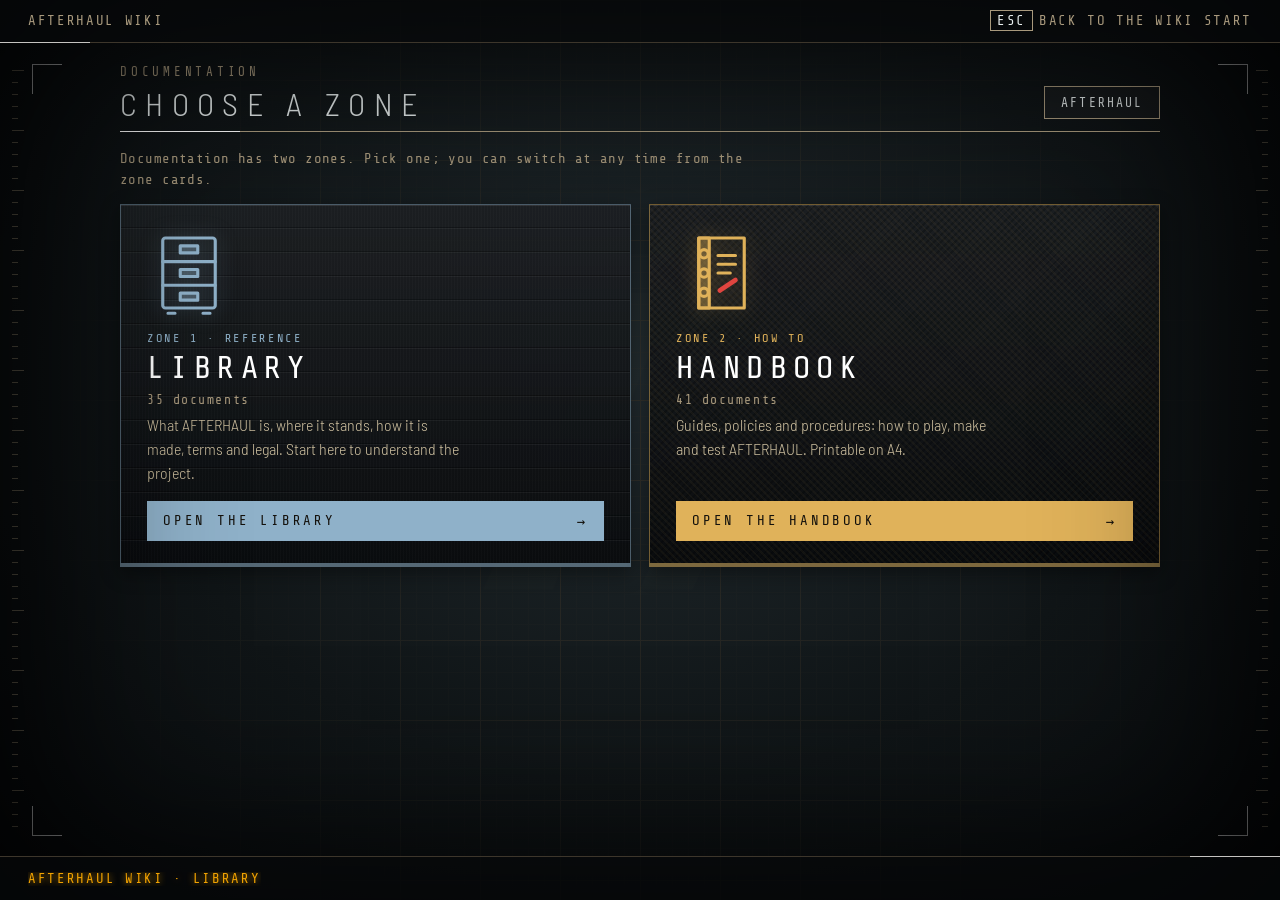
<file: wiki/index.html>
<!DOCTYPE html>
<html lang="en">
<head>
<meta charset="utf-8">
<meta http-equiv="Content-Security-Policy" content="default-src 'self'; script-src 'self'; style-src 'self' 'unsafe-inline'; font-src 'self'; img-src 'self' data:; connect-src 'self'; object-src 'none'; base-uri 'self'; form-action 'none'; frame-src https://www.youtube-nocookie.com">
<meta name="viewport" content="width=device-width, initial-scale=1, viewport-fit=cover">
<meta name="robots" content="noindex">
<title>AFTERHAUL Wiki</title>
<meta name="description" content="The AFTERHAUL wiki: what the game is, how it is made, and the handbook for everyone who works on it.">
<meta name="theme-color" content="#14110c">
<link rel="icon" href="assets/img/favicon.svg" type="image/svg+xml">
<link rel="preload" href="assets/fonts/barlow-semi-condensed-extralight.woff" as="font" type="font/woff" crossorigin>
<link rel="preload" href="assets/fonts/barlow-semi-condensed-light.woff" as="font" type="font/woff" crossorigin>
<link rel="preload" href="assets/fonts/share-tech-mono-regular.woff" as="font" type="font/woff" crossorigin>
<link rel="stylesheet" href="assets/css/main.css?v=0.11.3">
</head>
<body class="in-view">
<div class="stage" id="stage">
  <div class="fx grid" aria-hidden="true"></div>
  <div class="fx grid fine" aria-hidden="true"></div>
  <div class="gl" aria-hidden="true"><i></i><i></i><i></i></div>
  <div class="logo" id="logo" aria-hidden="true"><img class="emblem badge" src="assets/img/afterhaul-mark.svg" alt=""></div>
  <i class="ruler l" aria-hidden="true"></i><i class="ruler r" aria-hidden="true"></i>
  <i class="corner c1" aria-hidden="true"></i><i class="corner c2" aria-hidden="true"></i>
  <i class="corner c3" aria-hidden="true"></i><i class="corner c4" aria-hidden="true"></i>
  <header class="bar top">
    <span id="build">AFTERHAUL Wiki</span>
    <span class="keys" id="keys"><kbd>Esc</kbd>Back to the wiki start</span>
  </header>
  <main class="center" id="center">
    <section class="view" id="view" hidden></section>
    <p class="sr-only" id="srNav" aria-live="polite"></p>
  </main>
  <footer class="bar bot">
    <span class="led" id="ledInfo"></span>
    <span class="led right" id="ledStatus" role="status"></span>
  </footer>
</div>
<noscript><p class="noscript">This wiki needs JavaScript.</p></noscript>
<div id="legacy" style="display:none;max-width:640px;margin:60px auto;padding:24px;font:16px/1.6 Arial,sans-serif;color:#e8eeee;background:#1d1812;border:1px solid #3d362b">
  <h1 style="font-size:22px;font-weight:normal;letter-spacing:2px;margin:0 0 12px">AFTERHAUL WIKI</h1>
  <p>Your browser is too old for the wiki. It works in any browser from about 2018 onwards: Chrome or Edge 49+, Firefox 52+, Safari 10+.</p>
</div>
<script src="assets/js/legacy.js?v=0.11.3"></script>
<script src="assets/js/app.js?v=0.11.3"></script>
</body>
</html>
</file>
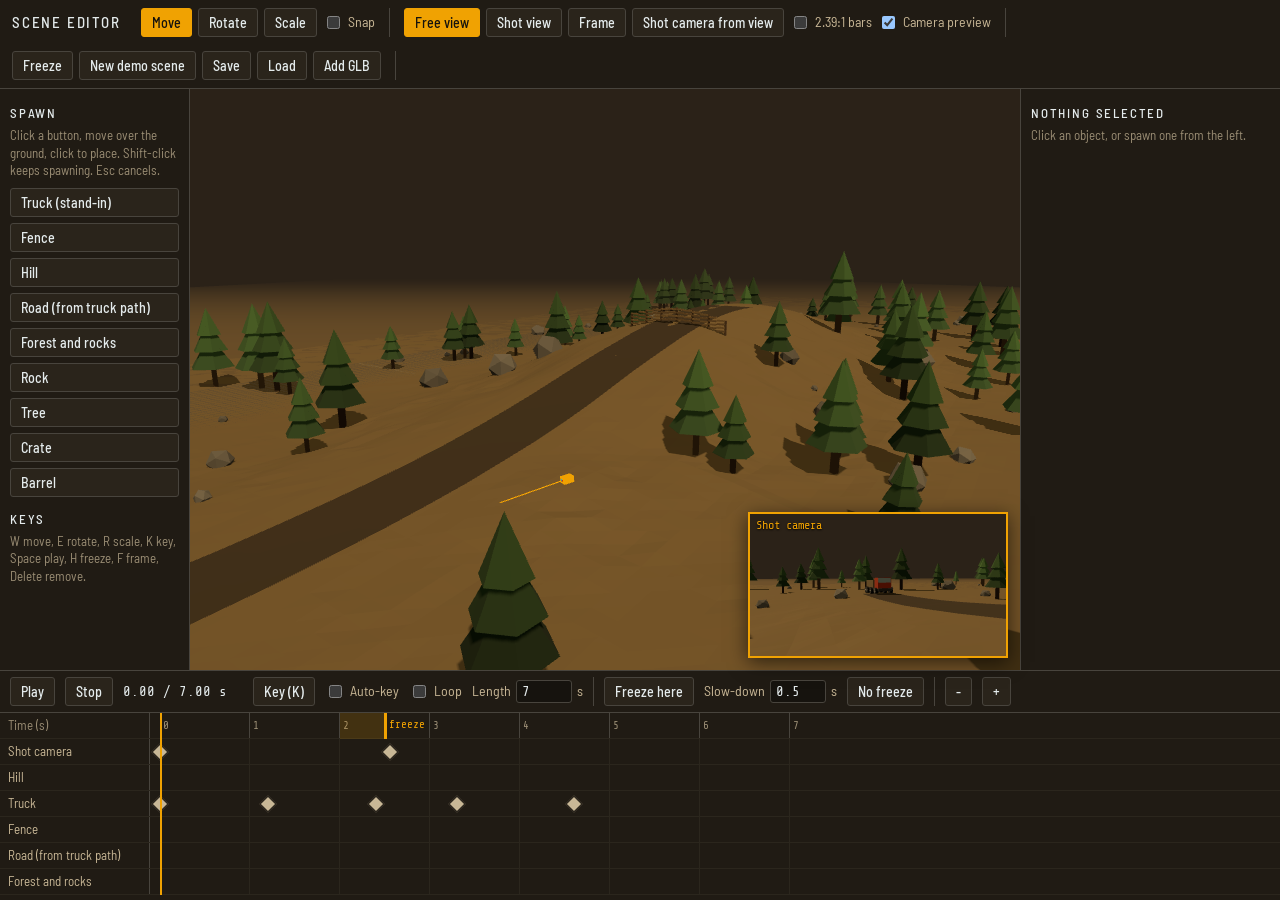
<file: tools/scene-editor/index.html>
<!doctype html>
<html lang="en">
<head>
<meta charset="utf-8">
<meta name="viewport" content="width=device-width, initial-scale=1">
<meta name="robots" content="noindex">
<title>AFTERHAUL scene editor</title>
<link rel="stylesheet" href="editor.css">
<script type="importmap">
{ "imports": { "three": "./vendor/three.module.js", "three/addons/": "./vendor/addons/" } }
</script>
</head>
<body>
<div id="app">
  <header id="top">
    <strong class="brand">Scene editor</strong>
    <span class="grp" role="group" aria-label="Gizmo">
      <button data-mode="translate" class="on" title="Move (W)">Move</button>
      <button data-mode="rotate" title="Rotate (E)">Rotate</button>
      <button data-mode="scale" title="Scale (R)">Scale</button>
      <label class="chk" title="Snap move to 0.5 m and rotation to 15 degrees"><input type="checkbox" id="snap"> Snap</label>
    </span>
    <span class="grp" role="group" aria-label="View">
      <button data-view="free" class="on" title="Free camera (orbit: left drag, pan: right drag, zoom: wheel)">Free view</button>
      <button data-view="shot" title="Look through the shot camera">Shot view</button>
      <button id="frame" title="Frame the selected object (F)">Frame</button>
      <button id="camFromView" title="Copy the free view into the shot camera">Shot camera from view</button>
      <label class="chk"><input type="checkbox" id="letterbox"> 2.39:1 bars</label>
      <label class="chk" title="Show what the shot camera sees in a corner of the free view"><input type="checkbox" id="pipOn" checked> Camera preview</label>
    </span>
    <span class="grp" role="group" aria-label="Scene">
      <button id="freezeBtn" title="Freeze or release time (H)">Freeze</button>
      <button id="resetBtn" title="Replace the scene with the new demo scene">New demo scene</button>
      <button id="saveBtn">Save</button>
      <button id="loadBtn">Load</button>
      <button id="glbBtn" title="Load a GLB model as a new object">Add GLB</button>
      <input type="file" id="fileLoad" accept=".json" hidden>
      <input type="file" id="fileGlb" accept=".glb,.gltf" hidden>
    </span>
    <span id="toast" role="status" aria-live="polite"></span>
  </header>

  <aside id="left">
    <h2>Spawn</h2>
    <p class="hint">Click a button, move over the ground, click to place. Shift-click keeps spawning. Esc cancels.</p>
    <div id="spawn"></div>
    <h2>Keys</h2>
    <p class="hint">W move, E rotate, R scale, K key, Space play, H freeze, F frame, Delete remove.</p>
  </aside>

  <main id="stage"><canvas id="view"></canvas><div id="pip" title="Click to look through the shot camera"><span>Shot camera</span></div><div id="gimmick"></div></main>

  <aside id="right">
    <h2 id="inspTitle">Nothing selected</h2>
    <div id="insp"></div>
  </aside>

  <footer id="tl">
    <div id="tlbar">
      <button id="play" title="Play or pause (Space)">Play</button>
      <button id="stop" title="Back to 0">Stop</button>
      <span id="time">0.00 / 8.00 s</span>
      <button id="keyBtn" title="Key the selected object at the playhead (K)">Key (K)</button>
      <label class="chk"><input type="checkbox" id="autokey"> Auto-key</label>
      <label class="chk"><input type="checkbox" id="loop"> Loop</label>
      <label class="num">Length <input type="number" id="dur" min="1" max="60" step="0.5" value="8"> s</label>
      <span class="sep"></span>
      <button id="setFreeze" title="Freeze time at the playhead">Freeze here</button>
      <label class="num">Slow-down <input type="number" id="ramp" min="0.05" max="5" step="0.05" value="0.8"> s</label>
      <button id="clearFreeze" title="Remove the freeze point">No freeze</button>
      <span class="sep"></span>
      <button id="zoomOut">-</button><button id="zoomIn">+</button>
    </div>
    <div id="tlscroll"><div id="tlin"><div id="tlruler"></div><div id="tltracks"></div><div id="tlhead"></div></div></div>
  </footer>
</div>
<script type="module" src="editor.js"></script>
</body>
</html>
</file>
<file: assets/css/afterhaul.css>
/* AFTERHAUL website. Same type family as the Hound Protocol sites (Barlow Semi Condensed, Share Tech Mono),
   with its own ground: soot, road dust and the amber of a glow-plug lamp. Scrolling is driving: see afterhaul.js. */
@font-face { font-family: "Barlow Semi Condensed"; font-weight: 200; font-display: swap; src: url("../fonts/barlow-semi-condensed-extralight.woff") format("woff"); }
@font-face { font-family: "Barlow Semi Condensed"; font-weight: 300; font-display: swap; src: url("../fonts/barlow-semi-condensed-light.woff") format("woff"); }
@font-face { font-family: "Barlow Semi Condensed"; font-weight: 400; font-display: swap; src: url("../fonts/barlow-semi-condensed-regular.woff") format("woff"); }
@font-face { font-family: "Barlow Semi Condensed"; font-weight: 500; font-display: swap; src: url("../fonts/barlow-semi-condensed-medium.woff") format("woff"); }
@font-face { font-family: "Share Tech Mono"; font-weight: 400; font-display: swap; src: url("../fonts/share-tech-mono-regular.woff") format("woff"); }

:root {
  color-scheme: dark;
  --soot: #14110c; --soot-2: #1d1812; --iron: #4a453d; --dust: #c8b796; --frost: #e8eeee;
  --amber: #f0a202; --rust: #9a3d1e; --mud: #3a2c1d;
  --ui: "Barlow Semi Condensed", "Arial Narrow", Arial, sans-serif;
  --mono: "Share Tech Mono", ui-monospace, Consolas, monospace;
  --gutter: 16px; --measure: 66ch; --hud: 54px; --warn-base: 34px; --warn-h: var(--warn-base);
  --shake-x: 0px; --shake-y: 0px;
}
*, *::before, *::after { box-sizing: border-box; }
html { -webkit-text-size-adjust: 100%; scroll-behavior: smooth; scrollbar-gutter: stable; }
body { margin: 0; background: var(--soot); color: var(--dust); font: 300 19px/1.65 var(--ui); overflow-x: hidden; padding-bottom: var(--hud); }
a { color: var(--frost); text-decoration-color: var(--amber); text-underline-offset: 4px; }
a:hover { color: #fff; }
:focus-visible { outline: 2px solid var(--amber); outline-offset: 3px; }
::selection { background: var(--amber); color: var(--soot); }
.skip { position: absolute; left: -9999px; top: 8px; padding: 8px 14px; background: var(--amber); color: var(--soot); z-index: 60; }
.skip:focus { left: 8px; }

/* Film grain over everything */
.grain { position: fixed; inset: -50%; z-index: 50; pointer-events: none; opacity: .09; mix-blend-mode: overlay;
  background: url("data:image/svg+xml,%3Csvg xmlns='http://www.w3.org/2000/svg' width='180' height='180'%3E%3Cfilter id='n'%3E%3CfeTurbulence type='fractalNoise' baseFrequency='.85' numOctaves='2' stitchTiles='stitch'/%3E%3C/filter%3E%3Crect width='100%25' height='100%25' filter='url(%23n)'/%3E%3C/svg%3E"); }
.js .grain { animation: grain .7s steps(6) infinite; }
@keyframes grain { 0% { transform: translate(0, 0); } 20% { transform: translate(-3%, 2%); } 40% { transform: translate(2%, -3%); } 60% { transform: translate(-2%, -1%); } 80% { transform: translate(3%, 3%); } 100% { transform: translate(0, 0); } }

/* ---------- Top bar ---------- */
.bar { position: fixed; top: var(--warn-h); left: 0; right: 0; z-index: 40; display: flex; align-items: center; gap: 24px; padding: 14px clamp(16px, 4vw, 48px); background: linear-gradient(var(--soot) 35%, rgba(20,17,12,0)); }
.mark { display: flex; align-items: center; gap: 10px; text-decoration: none; color: var(--frost); font: 500 17px/1 var(--ui); letter-spacing: .3em; text-transform: uppercase; }
.mark svg { width: 28px; height: 28px; }
.mark path:first-child { fill: var(--amber); }
.mark path:last-child { fill: var(--dust); }
.bar nav { margin-left: auto; display: flex; gap: 22px; }
.bar nav a { color: var(--dust); text-decoration: none; font-size: 16px; }
.bar nav a:hover { color: var(--frost); }

/* The route rail: a dashed line down the left with a marker that follows your scroll */
.rail { position: fixed; z-index: 5; left: calc(clamp(16px, 4vw, 48px) + 60px); top: 0; bottom: var(--hud); width: 0; border-left: 2px dashed rgba(200,183,150,.16); pointer-events: none; opacity: 0; transition: opacity .4s; }
.rail.on { opacity: 1; }
.rail i { position: absolute; left: -9px; top: 0; width: 16px; height: 22px; background: var(--amber); clip-path: polygon(50% 0, 100% 100%, 50% 78%, 0 100%); filter: drop-shadow(0 0 8px rgba(240,162,2,.6)); }

/* ---------- Hero ---------- */
.hero { position: relative; min-height: 100vh; min-height: 100svh; display: flex; align-items: flex-end; padding: 120px clamp(16px, 4vw, 48px) 96px; overflow: hidden; isolation: isolate; }
.sky { position: absolute; inset: 0; z-index: -4; background:
  radial-gradient(90% 55% at 72% 58%, rgba(240,162,2,.22), transparent 62%),
  radial-gradient(120% 70% at 85% 0%, rgba(154,61,30,.25), transparent 60%),
  linear-gradient(#0d0b08 0%, #231a10 55%, #3a2814 100%); }
.ridges { position: absolute; inset: 0; z-index: -3; }
.ridges svg { position: absolute; left: -4%; width: 108%; bottom: 0; height: 62%; will-change: transform; }
.road { position: absolute; inset: 0; z-index: -2; width: 100%; height: 100%; }
.hero-in { position: relative; z-index: 1; width: 100%; max-width: 760px; transform: translate(var(--shake-x), var(--shake-y)); }
.wordmark { margin: 0; color: var(--frost); font: 200 clamp(76px, 18vw, 280px)/.8 var(--ui); letter-spacing: -.01em; text-transform: uppercase; }
.wordmark span { display: block; }
.wordmark span + span { padding-left: .9em; color: transparent; -webkit-text-stroke: 1.5px var(--dust); }
.running .wordmark { filter: url(#heat); text-shadow: 0 0 40px rgba(240,162,2,.18); }
.tagline { margin: 34px 0 6px; color: var(--frost); font: 400 clamp(24px, 3vw, 36px)/1.2 var(--ui); }
.pitch { margin: 0; max-width: 46ch; font-size: clamp(18px, 1.6vw, 21px); }

/* The cold start */
.dash { display: flex; flex-wrap: wrap; align-items: center; gap: 14px; margin: 40px 0 26px; }
.lamp { display: grid; place-items: center; width: 52px; height: 36px; border: 1px solid var(--iron); border-radius: 6px; background: rgba(29,24,18,.8); }
.lamp svg { width: 32px; height: 20px; fill: none; stroke: #5d5246; stroke-width: 2.4; stroke-linecap: round; transition: stroke .3s; }
.lamp.heat svg { stroke: var(--amber); filter: drop-shadow(0 0 6px rgba(240,162,2,.8)); }
.key { padding: 14px 22px; border: 1px solid var(--dust); border-radius: 2px; background: rgba(20,17,12,.5); color: var(--frost); font: 400 17px/1 var(--ui); letter-spacing: .04em; cursor: pointer; }
.key:hover { background: rgba(240,162,2,.14); border-color: var(--amber); }
.key:disabled { opacity: .55; cursor: default; }
.state { font: 400 14px/1 var(--mono); color: #8d8270; }
.state.on { color: var(--amber); }
.status { margin: 0; font-size: 16px; }
.status .dot { display: inline-block; width: 8px; height: 8px; margin-right: 10px; border-radius: 50%; background: var(--amber); vertical-align: 2px; }

/* ---------- The route: each section is a leg of the haul ---------- */
.leg { position: relative; display: grid; grid-template-columns: 120px minmax(0, 1fr); gap: 0 32px; padding: clamp(48px, 6vw, 80px) clamp(16px, 4vw, 48px); border-top: 1px solid var(--iron); }
.marker { position: relative; z-index: 6; align-self: start; justify-self: center; padding: 6px 10px; background: var(--soot); border: 1px solid var(--iron); font: 400 14px/1 var(--mono); color: var(--dust); white-space: nowrap; }
.leg-in { max-width: 1000px; min-width: 0; }
.leg-in.wide { max-width: 1240px; }
.leg h2 { margin: 0 0 26px; color: var(--frost); font: 300 clamp(40px, 6vw, 84px)/1 var(--ui); letter-spacing: .01em; }
.leg p { max-width: var(--measure); margin: 0 0 18px; }
.lede { color: var(--frost); font-size: clamp(20px, 1.9vw, 24px); line-height: 1.5; }

/* Reveal: wipe in from the dark */
.js .rv { opacity: 0; transform: translateY(26px); transition: opacity .7s ease, transform .7s cubic-bezier(.2,.7,.2,1); }
.js .rv.in { opacity: 1; transform: none; }

/* The feel: three hits and a strain trace */
.strain { display: block; width: 100%; max-width: 980px; height: 90px; margin: 0 0 30px; }
.shouts { display: grid; gap: 6px; margin: 0 0 54px; }
.leg .shout { max-width: 22ch; margin: 0; color: var(--frost); font: 200 clamp(34px, 5.6vw, 82px)/1.04 var(--ui); }
.leg .shout.r { justify-self: end; text-align: right; max-width: 24ch; }
.shout span { display: inline-block; }
.js .shout.in span { animation: hit .6s cubic-bezier(.2,.8,.2,1) both; }
@keyframes hit { 0% { transform: translateX(-12px) skewX(-6deg); filter: blur(3px); } 35% { transform: translateX(5px) skewX(3deg); filter: none; } 55% { transform: translateX(-3px); } 100% { transform: none; } }
.js .shout.r.in span { animation-name: hitr; }
@keyframes hitr { 0% { transform: translateX(12px) skewX(6deg); filter: blur(3px); } 35% { transform: translateX(-5px) skewX(-3deg); filter: none; } 55% { transform: translateX(3px); } 100% { transform: none; } }
.cols { display: grid; grid-template-columns: repeat(2, minmax(0, 1fr)); gap: 28px 48px; align-items: start; }
.pull { margin: 0; padding: 0 0 0 22px; border-left: 3px solid var(--amber); color: var(--frost); font: 300 clamp(26px, 3vw, 40px)/1.2 var(--ui); max-width: 20ch; }

/* The crew: eight seats, lit one by one */
.convoy { display: grid; grid-template-columns: repeat(8, minmax(0, 1fr)); gap: 10px; margin: 8px 0 34px; max-width: 880px; }
.seat { position: relative; aspect-ratio: 1; border: 1px solid var(--iron); background: rgba(29,24,18,.7); display: grid; place-items: center; transition: border-color .3s, background .3s; }
.seat svg { width: 52%; fill: #4b4338; transition: fill .3s, filter .3s; }
.seat.on { border-color: var(--amber); background: rgba(240,162,2,.07); }
.seat.on svg { fill: var(--amber); filter: drop-shadow(0 0 8px rgba(240,162,2,.55)); }
.seat::after { content: ""; position: absolute; left: 50%; top: 100%; width: 1px; height: 10px; background: var(--iron); }
.trades { display: flex; flex-wrap: wrap; gap: 10px; margin: 6px 0 26px; padding: 0; list-style: none; }
.trades li { padding: 8px 14px; border: 1px solid var(--iron); color: var(--frost); font-size: 17px; transition: border-color .25s, background .25s, transform .25s; }
.trades li:hover { border-color: var(--amber); background: rgba(240,162,2,.08); transform: translateY(-2px); }

/* The land: six regions, each with its own weather */
.regions { display: grid; grid-template-columns: repeat(3, minmax(0, 1fr)); gap: 14px; margin: 34px 0 0; }
.reg { position: relative; min-height: 300px; overflow: hidden; border: 1px solid var(--iron); display: flex; align-items: flex-end; isolation: isolate; transition: border-color .3s, transform .4s cubic-bezier(.2,.7,.2,1); }
.reg { user-select: none; -webkit-user-select: none; cursor: default; transition: none; }
.reg canvas, .reg .sil { position: absolute; inset: 0; width: 100%; height: 100%; }
.reg canvas { z-index: -1; }
.reg .sil { z-index: -2; }
.reg .txt { padding: 22px; width: 100%; background: linear-gradient(transparent, rgba(10,8,5,.82) 45%); }
.reg h3 { margin: 0 0 4px; color: var(--frost); font: 400 26px/1.2 var(--ui); }
.reg p { margin: 0; font-size: 17px; color: #d9cbaa; }
.reg[data-w=city]   { background: linear-gradient(#1c1d1f, #34312b 90%); }
.reg[data-w=timber] { background: linear-gradient(#17201a, #3b3524 90%); }
.reg[data-w=wild]   { background: linear-gradient(#1d2326, #3b3524 90%); }
.reg[data-w=front]  { background: linear-gradient(#1f1210, #5a2a15 90%); }
.reg[data-w=desert] { background: linear-gradient(#4a3216, #b3813a 92%); }
.reg[data-w=cold]   { background: linear-gradient(#27343a, #7b9097 92%); }

.actions { display: flex; flex-wrap: wrap; gap: 14px; margin-top: 30px; }
.btn { display: inline-block; padding: 15px 24px; background: var(--amber); color: var(--soot); font: 500 17px/1 var(--ui); letter-spacing: .03em; text-decoration: none; border: 1px solid var(--amber); transition: transform .2s, box-shadow .2s; }
.btn:hover { background: #ffb91f; color: var(--soot); transform: translateY(-2px); box-shadow: 0 8px 24px rgba(240,162,2,.25); }
.btn.ghost { background: transparent; color: var(--frost); border-color: var(--dust); }
.btn.ghost:hover { background: rgba(200,183,150,.08); color: #fff; box-shadow: none; }

/* ---------- Footer ---------- */
.foot { padding: 40px clamp(16px, 4vw, 48px) 56px; border-top: 1px solid var(--iron); font-size: 15px; color: #8d8270; }
.foot p { margin: 0 0 6px; }

/* ---------- Instrument cluster: odometer, rev needle, engine state ---------- */
.hud { position: fixed; z-index: 45; left: 0; right: 0; bottom: 0; height: var(--hud); display: flex; align-items: center; justify-content: space-between; gap: 16px; padding: 0 clamp(16px, 4vw, 48px);
  background: linear-gradient(rgba(20,17,12,.55), rgba(20,17,12,.94)); border-top: 1px solid var(--iron); backdrop-filter: blur(6px); }
.odo { display: flex; align-items: baseline; gap: 8px; font: 400 22px/1 var(--mono); color: var(--frost); }
.odo b { font-weight: 400; letter-spacing: .12em; padding: 4px 8px; background: #0b0906; border: 1px solid var(--iron); }
.odo em { font-style: normal; font-size: 14px; color: #8d8270; }
.gauge { height: 44px; width: auto; overflow: visible; }
.gauge .arc { fill: none; stroke: var(--iron); stroke-width: 3; stroke-linecap: round; }
.gauge #ticks line { stroke: #6b6253; stroke-width: 1.5; }
.gauge #ticks line.hot { stroke: var(--rust); }
.gauge #needle { transform-origin: 60px 64px; }
.gauge #needle line { stroke: var(--amber); stroke-width: 2.5; stroke-linecap: round; filter: drop-shadow(0 0 4px rgba(240,162,2,.7)); }
.gauge circle { fill: var(--dust); }
.eng { min-width: 150px; text-align: right; font: 400 14px/1 var(--mono); letter-spacing: .14em; text-transform: uppercase; color: #8d8270; }
.eng.on { color: var(--amber); }

/* ---------- Smaller screens ---------- */
@media (max-width: 980px) {
  .regions { grid-template-columns: repeat(2, minmax(0, 1fr)); }
}
@media (max-width: 860px) {
  .bar nav, .rail { display: none; }
  .leg { grid-template-columns: minmax(0, 1fr); padding: 80px var(--gutter); }
  .marker { justify-self: start; margin-bottom: 20px; }
  .cols { grid-template-columns: minmax(0, 1fr); }
  .hero { padding: 110px var(--gutter) 90px; }
  .wordmark span + span { padding-left: .5em; }
  .convoy { grid-template-columns: repeat(4, minmax(0, 1fr)); }
  .eng { min-width: 0; font-size: 12px; }
}
@media (max-width: 620px) {
  .regions { grid-template-columns: minmax(0, 1fr); }
  .reg { min-height: 240px; }
  .leg .shout.r { justify-self: start; text-align: left; }
}
@media (prefers-reduced-motion: reduce) {
  html { scroll-behavior: auto; }
  .js .grain, .js .shout.in span { animation: none; }
  .js .rv { opacity: 1; transform: none; transition: none; }
  .reg, .reg:hover { transform: none; }
}

/* Operators */
.ops { list-style: none; margin: 2.2rem 0; padding: 0; display: grid; grid-template-columns: repeat(auto-fill, minmax(220px, 1fr)); gap: 1px; background: var(--iron); border: 1px solid var(--iron); }
.ops li { background: var(--soot); padding: 1.3rem 1.2rem 1.4rem; }
.ops svg { width: 44px; height: 44px; fill: none; stroke: var(--amber); stroke-width: 2; stroke-linecap: round; stroke-linejoin: round; margin-bottom: .8rem; }
.ops h3 { margin: 0 0 .3rem; font-size: 1.15rem; font-weight: 500; color: var(--frost); }
.ops p { margin: 0; font-size: 1rem; line-height: 1.45; color: var(--dust); }

.warn { position: fixed; top: 0; left: 0; right: 0; z-index: 50; min-height: var(--warn-base); display: flex; align-items: center; justify-content: center; padding: 6px 16px; text-align: center; background: #b3261e; color: #fff; font: 500 14px/1.25 var(--ui, sans-serif); letter-spacing: .02em; }
@media (max-width: 620px) { :root { --warn-base: 46px; } }


/* Design choices */
.leg h3.sub { margin: 56px 0 10px; font: 300 clamp(28px, 3.6vw, 44px)/1.1 var(--ui); color: var(--frost); }
.leg p.kicker { margin: 0 0 12px; color: var(--amber); font: 500 20px/1.3 var(--ui); letter-spacing: .04em; }
.clip { margin: 34px 0 0; max-width: 860px; }
.clip p { max-width: var(--measure); margin: 0 0 14px; }
.video { position: relative; aspect-ratio: 16 / 9; background: #0c0a07; border: 1px solid var(--iron); overflow: hidden; }
.video button { position: absolute; inset: 0; width: 100%; display: grid; place-content: center; justify-items: center; gap: 10px; background: radial-gradient(ellipse at 50% 60%, #2a2012, #0c0a07 70%); color: var(--frost); border: 0; cursor: pointer; font: 500 16px var(--ui); letter-spacing: .06em; }
.video button svg { width: 64px; height: 64px; fill: none; stroke: var(--amber); stroke-width: 2; transition: transform .25s; }
.video button svg path { fill: var(--amber); stroke: none; }
.video button:hover svg { transform: scale(1.1); }
.video button:focus-visible { outline: 3px solid var(--amber); outline-offset: -6px; }
.video iframe { position: absolute; inset: 0; width: 100%; height: 100%; border: 0; }
.leg p.note { margin-top: 18px; font-size: 15px; color: #9a8d74; }
.ph { margin: 26px 0 0; max-width: 860px; }
.ph .frame { aspect-ratio: 16 / 9; display: grid; place-items: center; border: 2px dashed var(--iron); background: repeating-linear-gradient(45deg, rgba(200,183,150,.04) 0 14px, transparent 14px 28px); color: #9a8d74; font: 400 15px var(--mono); letter-spacing: .08em; }
.ph figcaption { margin-top: 10px; color: #e0554b; font: 500 16px var(--ui); }

.video button img { position: absolute; inset: 0; width: 100%; height: 100%; object-fit: cover; opacity: .72; transition: opacity .3s, transform .6s; }
.video button:hover img { opacity: .9; transform: scale(1.02); }
.video button::before { content: ""; position: absolute; inset: 0; z-index: 1; background: linear-gradient(transparent 50%, rgba(10,8,5,.75)); pointer-events: none; }
.video button svg, .video button span { position: relative; z-index: 2; text-shadow: 0 1px 6px #000; }

.ph img { display: block; width: auto; max-width: 100%; height: auto; max-height: 520px; border: 1px solid var(--iron); }

.soon { display: flex; flex-direction: column; align-items: flex-start; gap: 8px; }
.btn.off { position: relative; cursor: not-allowed; color: #ffd9d6; text-decoration: line-through 2px; border-color: #b3261e; background: repeating-linear-gradient(135deg, #8f1d17 0 8px, #b3261e 8px 16px); }
.btn.off:hover { transform: none; box-shadow: none; background: repeating-linear-gradient(135deg, #8f1d17 0 8px, #b3261e 8px 16px); color: #ffd9d6; }
.soon p { margin: 0; max-width: 34ch; color: #e0554b; font: 500 15px/1.35 var(--ui); }
.actions { align-items: flex-start; }

/* ===== Explore: tabs, panels, accordions ===== */
.explore { position: relative; padding: clamp(40px, 6vw, 72px) clamp(16px, 4vw, 48px) 40px; border-top: 1px solid var(--iron); }
.explore-in { max-width: 1240px; margin: 0 auto; }
.tabs { display: grid; grid-template-columns: repeat(2, minmax(0, 1.25fr)) 28px repeat(4, minmax(0, 1fr)); gap: 10px; align-items: stretch; }
.tabs-gap { display: block; }
.tab { --c: var(--amber); position: relative; isolation: isolate; overflow: hidden; text-align: left; display: grid; grid-template-columns: 38px 1fr; grid-template-rows: auto auto; column-gap: 12px; align-content: center; min-height: 92px; padding: 16px 18px; color: var(--frost); border: 1px solid color-mix(in srgb, var(--c) 55%, transparent); border-bottom-width: 3px; border-radius: 3px 3px 0 0; cursor: pointer; font: inherit; transition: transform .25s cubic-bezier(.2,.8,.2,1), border-color .25s, box-shadow .25s, background-position .6s; }
.tab svg { grid-row: 1 / 3; width: 38px; height: 38px; align-self: center; fill: none; stroke: var(--c); stroke-width: 2.2; stroke-linecap: round; stroke-linejoin: round; transition: transform .35s; }
.tab b { font: 500 22px/1.1 var(--ui); letter-spacing: .02em; align-self: end; }
.tab small { font: 300 14px/1.3 var(--ui); color: color-mix(in srgb, var(--c) 45%, #c8b796); align-self: start; margin-top: 3px; }
.tab em { position: absolute; right: 10px; top: 8px; font: 400 11px var(--mono); font-style: normal; letter-spacing: .12em; color: var(--c); border: 1px solid color-mix(in srgb, var(--c) 60%, transparent); padding: 2px 6px; border-radius: 2px; background: rgba(0,0,0,.35); }
.tab:not(.soon):hover { transform: scale(1.1); box-shadow: 0 8px 26px color-mix(in srgb, var(--c) 28%, transparent); z-index: 2; }
.tab[aria-selected="true"] { transform: translateY(-4px); border-color: var(--c); border-bottom-color: var(--c); box-shadow: 0 -2px 24px color-mix(in srgb, var(--c) 30%, transparent); }
.tab:focus-visible { outline: 3px solid var(--frost); outline-offset: 2px; }
.tab.soon { cursor: not-allowed; opacity: .62; filter: saturate(.7); }
/* each tab has its own colour and texture, drawn in code */
.t-about { --c: #f0a202; background: radial-gradient(circle at 20% 30%, rgba(255,255,255,.04) 1px, transparent 1.5px) 0 0 / 7px 7px, linear-gradient(90deg, #2c1f06, #1b1406); }
@keyframes dashes { to { background-position: -46px 0; } }
.t-docs { --c: #4aa3ff; font-family: var(--mono); background: linear-gradient(rgba(120,190,255,.2) 1px, transparent 1px) 0 0 / 14px 14px, linear-gradient(90deg, rgba(120,190,255,.2) 1px, transparent 1px) 0 0 / 14px 14px, linear-gradient(rgba(120,190,255,.1) 1px, transparent 1px) 0 0 / 70px 70px, linear-gradient(135deg, #0b2640, #07182a); }
.t-log { --c: #5ccf7a; background: repeating-linear-gradient(0deg, rgba(0,0,0,.32) 0 2px, transparent 2px 4px), radial-gradient(ellipse at 30% 40%, rgba(92,207,122,.22), transparent 70%), #0a1c10; }
.t-community { --c: #b48cff; background: radial-gradient(rgba(190,150,255,.32) 1.6px, transparent 2.2px) 0 0 / 11px 11px, radial-gradient(rgba(190,150,255,.18) 1.6px, transparent 2.2px) 5px 5px / 11px 11px, #1c1030; }
.t-press { --c: #d3d6da; background: linear-gradient(90deg, rgba(0,0,0,.55) 0 10px, transparent 10px calc(100% - 10px), rgba(0,0,0,.55) calc(100% - 10px)), repeating-linear-gradient(0deg, transparent 0 8px, rgba(255,255,255,.38) 8px 14px, transparent 14px 22px) 2px 0 / 6px 100% no-repeat, repeating-linear-gradient(0deg, transparent 0 8px, rgba(255,255,255,.38) 8px 14px, transparent 14px 22px) calc(100% - 2px) 0 / 6px 100% no-repeat, linear-gradient(135deg, #2a2d31, #17191c); padding-left: 26px; }
.panel { --c: var(--amber); position: relative; margin-top: -1px; padding: 22px clamp(14px, 3vw, 34px) 30px; border: 1px solid color-mix(in srgb, var(--c) 45%, transparent); border-top: 3px solid var(--c); border-radius: 0 0 4px 4px; animation: panelIn .45s cubic-bezier(.2,.8,.2,1) both; }
.panel[hidden] { display: none; }
@keyframes panelIn { from { opacity: 0; transform: translateY(14px); } to { opacity: 1; transform: none; } }
.panel[data-theme="about"] { --c: #f0a202; background: linear-gradient(180deg, rgba(240,162,2,.07), transparent 220px), radial-gradient(rgba(255,255,255,.035) 1px, transparent 1.5px) 0 0 / 8px 8px, #15110a; }
.panel[data-theme="docs"] { --c: #4aa3ff; background: linear-gradient(rgba(120,190,255,.07) 1px, transparent 1px) 0 0 / 28px 28px, linear-gradient(90deg, rgba(120,190,255,.07) 1px, transparent 1px) 0 0 / 28px 28px, linear-gradient(180deg, rgba(74,163,255,.09), transparent 240px), #0a1623; }
.ptools { display: flex; justify-content: flex-end; gap: 8px; margin-bottom: 8px; }
.ptools button { font: 400 13px var(--mono); letter-spacing: .06em; color: color-mix(in srgb, var(--c) 70%, #fff); background: transparent; border: 1px solid color-mix(in srgb, var(--c) 45%, transparent); padding: 6px 12px; border-radius: 2px; cursor: pointer; }
.ptools button:hover { background: color-mix(in srgb, var(--c) 18%, transparent); }
.ptools button:focus-visible, .acc-h button:focus-visible { outline: 3px solid var(--frost); outline-offset: 2px; }
/* accordions */
.leg.acc { display: block; padding: 0; border-top: 1px solid color-mix(in srgb, var(--c) 28%, transparent); scroll-margin-top: 110px; }
.leg .acc-h { margin: 0; font: inherit; }
.acc-h button { width: 100%; display: flex; align-items: center; justify-content: space-between; gap: 16px; padding: 20px 4px; background: none; border: 0; color: var(--frost); text-align: left; cursor: pointer; font: 300 clamp(26px, 3.2vw, 42px)/1.1 var(--ui); letter-spacing: .01em; transition: color .2s, padding-left .25s; }
.acc-h button:hover { color: var(--c); padding-left: 12px; }
.acc-h i { position: relative; flex: none; width: 34px; height: 34px; border: 1.5px solid color-mix(in srgb, var(--c) 70%, transparent); border-radius: 50%; transition: transform .45s cubic-bezier(.2,.8,.2,1), background .25s; }
.acc-h i::before, .acc-h i::after { content: ""; position: absolute; left: 50%; top: 50%; width: 14px; height: 2px; margin: -1px 0 0 -7px; background: var(--c); transition: transform .45s cubic-bezier(.2,.8,.2,1); }
.acc-h i::after { transform: rotate(90deg); }
.acc-h button[aria-expanded="true"] { color: var(--c); }
.acc-h button[aria-expanded="true"] i { transform: rotate(180deg); background: color-mix(in srgb, var(--c) 16%, transparent); }
.acc-h button[aria-expanded="true"] i::after { transform: rotate(0deg); }
.acc-b { display: grid; grid-template-rows: 0fr; visibility: hidden; transition: grid-template-rows .5s cubic-bezier(.2,.8,.2,1), visibility 0s .5s; }
.acc-in { overflow: hidden; min-height: 0; }
.acc.open > .acc-b { grid-template-rows: 1fr; visibility: visible; transition-delay: 0s; }
.acc-in > .leg-in { padding: 4px 4px 34px; opacity: 0; transform: translateY(-8px); transition: opacity .35s .1s, transform .45s .1s; }
.acc.open > .acc-b > .acc-in > .leg-in { opacity: 1; transform: none; }
.acc-in .leg-in .leg-in { padding: 0; opacity: 1; transform: none; }
.leg.acc.sub { margin-top: 18px; border-top: 1px solid color-mix(in srgb, var(--c) 22%, transparent); }
.leg.acc.sub .acc-h button { font-size: clamp(22px, 2.4vw, 30px); }
/* documentation pages */
.panel .lede { max-width: 70ch; }
.grp { margin: 26px 0 4px; font: 400 14px var(--mono); letter-spacing: .14em; color: color-mix(in srgb, var(--c) 80%, #fff); text-transform: uppercase; }
.leg-in.doc h4 { margin: 24px 0 8px; font: 500 21px var(--ui); color: var(--frost); }
.leg-in.doc p.status { color: #9a8d74; font-size: 16px; }
.leg-in.doc code { font-family: var(--mono); font-size: .9em; color: #bfe0ff; }
.leg-in.doc ul { margin: 0 0 18px; padding-left: 1.2em; max-width: var(--measure); }
.tbl { overflow-x: auto; margin: 6px 0 18px; max-width: 760px; }
.tbl table { border-collapse: collapse; width: 100%; font-size: 17px; }
.tbl th, .tbl td { text-align: left; padding: 8px 14px; border-bottom: 1px solid rgba(120,190,255,.2); }
.tbl th { font: 400 13px var(--mono); letter-spacing: .08em; color: #8ec5ff; border-bottom-color: rgba(120,190,255,.5); }
@media (max-width: 860px) {
  .tabs { display: flex; overflow-x: auto; scroll-snap-type: x proximity; padding: 0 2px 8px; gap: 10px; -webkit-overflow-scrolling: touch; }
  .tabs-gap { flex: 0 0 4px; }
  .tab { flex: 0 0 min(230px, 70vw); scroll-snap-align: start; min-height: 84px; }
}
/* ===== Warning pop-up ===== */
.wip { width: min(500px, calc(100vw - 32px)); padding: 0; overflow: hidden; border: 1px solid #b3261e; border-radius: 4px; background: #1a130f; color: var(--dust); box-shadow: 0 30px 90px rgba(0,0,0,.8), 0 0 0 1px rgba(179,38,30,.4), 0 0 60px rgba(179,38,30,.25); }
.wip::backdrop { background: radial-gradient(circle at 50% 40%, rgba(90,14,10,.55), rgba(8,6,4,.88)); backdrop-filter: blur(5px); }
.wip[open] { animation: wipIn .6s cubic-bezier(.2,1.1,.3,1) both; }
.wip[open]::backdrop { animation: wipFade .5s ease both; }
.wip.closing { animation: wipOut .3s cubic-bezier(.6,0,.9,.4) both; }
.wip.closing::backdrop { animation: wipFade .3s ease reverse both; }
@keyframes wipIn { 0% { opacity: 0; transform: translateY(50px) scale(.86) rotateX(18deg); } 60% { opacity: 1; } 100% { opacity: 1; transform: none; } }
@keyframes wipOut { to { opacity: 0; transform: translateY(24px) scale(.94); } }
@keyframes wipFade { from { opacity: 0; } to { opacity: 1; } }
.wip-bar { height: 14px; background: repeating-linear-gradient(135deg, #b3261e 0 14px, #14110c 14px 28px); background-size: 40px 40px; animation: wipStripes 1.1s linear infinite; }
@keyframes wipStripes { to { background-position: 40px 0; } }
.wip-body { padding: 26px 30px 28px; text-align: left; }
.wip-icon { display: block; width: 62px; height: 62px; margin-bottom: 14px; fill: none; stroke: #ff5148; stroke-width: 3.2; stroke-linecap: round; stroke-linejoin: round; filter: drop-shadow(0 0 10px rgba(255,81,72,.55)); }
.wip[open] .wip-icon .tri { stroke-dasharray: 190; stroke-dashoffset: 190; animation: wipDraw .8s .25s cubic-bezier(.5,0,.2,1) forwards; }
.wip[open] .wip-icon .bang { stroke-dasharray: 30; stroke-dashoffset: 30; animation: wipDraw .4s .9s ease forwards; }
.wip[open] .wip-icon { animation: wipPulse 2.2s 1.3s ease-in-out infinite; }
@keyframes wipDraw { to { stroke-dashoffset: 0; } }
@keyframes wipPulse { 50% { filter: drop-shadow(0 0 20px rgba(255,81,72,.9)); transform: scale(1.06); } }
.wip h2 { margin: 0 0 10px; font: 400 36px/1.05 var(--ui); color: var(--frost); letter-spacing: .01em; }
.wip p { margin: 0 0 24px; font-size: 18px; line-height: 1.5; }
.wip[open] h2, .wip[open] p, .wip[open] .btn { opacity: 0; animation: wipUp .5s ease forwards; }
.wip[open] h2 { animation-delay: .45s; } .wip[open] p { animation-delay: .6s; } .wip[open] .btn { animation-delay: .8s; }
@keyframes wipUp { from { opacity: 0; transform: translateY(14px); } to { opacity: 1; transform: none; } }
.wip .btn { cursor: pointer; font-size: 18px; padding: 15px 30px; }
@media (prefers-reduced-motion: reduce) { .wip, .wip *, .wip::backdrop, .panel, .acc-b, .acc-in > .leg-in, .t-about::after, .tab { animation: none !important; transition: none !important; } .wip[open] h2, .wip[open] p, .wip[open] .btn { opacity: 1; } .wip .tri, .wip .bang { stroke-dashoffset: 0 !important; } }


.tab { min-height: 100px; }
.tab em { position: static; grid-column: 2; justify-self: start; margin-top: 7px; }

/* ---------- About: loose sections and top navigation ---------- */
.subnav { position: sticky; top: calc(var(--hud) + var(--warn-h) - 2px); z-index: 20; display: flex; flex-wrap: wrap; gap: 6px 22px; padding: 12px 4px; margin: 0 0 6px; background: color-mix(in srgb, #15110a 94%, transparent); border-bottom: 1px solid color-mix(in srgb, var(--c) 40%, transparent); backdrop-filter: blur(6px); }
.subnav a { position: relative; padding: 6px 2px; color: var(--frost); text-decoration: none; font: 400 17px/1 var(--ui); letter-spacing: .03em; }
.subnav a::after { content: ""; position: absolute; left: 0; right: 0; bottom: 0; height: 2px; background: var(--c); transform: scaleX(0); transform-origin: left; transition: transform .35s cubic-bezier(.2,.8,.2,1); }
.subnav a:hover, .subnav a.on { color: var(--c); } .subnav a:hover::after, .subnav a.on::after { transform: scaleX(1); }
.subnav a:focus-visible { outline: 3px solid var(--frost); outline-offset: 2px; }
.leg.sec { display: block; padding: clamp(40px, 5vw, 72px) 4px; scroll-margin-top: 130px; border-top: 1px solid color-mix(in srgb, var(--c) 28%, transparent); }
.sec-sub { scroll-margin-top: 130px; margin-top: 18px; }
.sec-sub > .leg-in { max-width: 1000px; }
.leg.sec:first-of-type { border-top: 0; }

/* ---------- Wiki ---------- */
.wiki { --ease: cubic-bezier(.2,.8,.2,1); position: relative; }
.wiki-head h2 { margin: 0 0 8px; color: var(--frost); font: 300 clamp(32px, 4.6vw, 60px)/1.05 var(--ui); }
.wiki-head p { max-width: 70ch; margin: 0 0 24px; color: #b9c6d6; }
.wiki-main { display: grid; grid-template-columns: 250px minmax(0, 1fr); gap: 28px; align-items: start; }
.wf-col { display: flex; flex-direction: column; gap: 10px; padding-right: 6px; border-right: 1px dashed rgba(120,190,255,.25); }
.wf { --fc: #fff; position: relative; display: grid; grid-template-columns: 1fr auto; align-items: end; gap: 4px 10px; width: 100%; padding: 22px 16px 12px; border: 1px solid color-mix(in srgb, var(--fc) 55%, transparent); border-radius: 0 6px 6px 6px; background: linear-gradient(180deg, color-mix(in srgb, var(--fc) 24%, #0b121b), color-mix(in srgb, var(--fc) 10%, #0b121b)); color: var(--frost); text-align: left; cursor: pointer; margin-top: 12px; transform: translateX(0); transition: transform .45s var(--ease), box-shadow .35s, border-color .3s; }
.wf-tab { position: absolute; left: -1px; top: -13px; width: 84px; height: 13px; background: color-mix(in srgb, var(--fc) 55%, #0b121b); border: 1px solid color-mix(in srgb, var(--fc) 55%, transparent); border-bottom: 0; border-radius: 6px 6px 0 0; clip-path: polygon(0 0, 78% 0, 100% 100%, 0 100%); }
.wf b { font: 400 21px/1.1 var(--ui); } .wf em { font: 400 14px var(--mono); font-style: normal; color: var(--fc); }
.wf:hover { transform: translateX(6px); }
.wf[aria-pressed="true"] { transform: translateX(22px); border-color: var(--fc); box-shadow: -14px 0 0 -8px var(--fc), 0 0 28px color-mix(in srgb, var(--fc) 30%, transparent); background: linear-gradient(180deg, color-mix(in srgb, var(--fc) 42%, #0b121b), color-mix(in srgb, var(--fc) 18%, #0b121b)); }
.wf[aria-pressed="true"] .wf-tab { background: var(--fc); }
.wf:focus-visible, .wc:focus-visible, .wclose:focus-visible { outline: 3px solid var(--frost); outline-offset: 2px; }
.wcount { display: flex; align-items: baseline; flex-wrap: wrap; gap: 8px 10px; margin: 0 0 18px; padding-bottom: 12px; border-bottom: 1px solid rgba(120,190,255,.25); font: 400 15px var(--mono); color: #b9c6d6; }
.wcount b { font: 300 44px/1 var(--ui); color: var(--frost); min-width: 1ch; }
.wcount i { margin-left: auto; font-style: normal; color: var(--fc, #4aa3ff); transition: color .3s; }
.wgrid { display: grid; grid-template-columns: repeat(auto-fill, minmax(250px, 1fr)); gap: 16px; }
.wc { --fc: #4aa3ff; display: flex; flex-direction: column; gap: 8px; min-height: 190px; padding: 18px 18px 16px; text-align: left; color: var(--frost); cursor: pointer; background: linear-gradient(160deg, color-mix(in srgb, var(--fc) 14%, #0e1620), #0b121b); border: 1px solid color-mix(in srgb, var(--fc) 40%, transparent); border-top: 4px solid var(--fc); border-radius: 3px; opacity: 0; transform: translateY(26px) scale(.96); transition: transform .35s var(--ease), border-color .25s, box-shadow .3s; }
.wc.in { opacity: 1; transform: none; animation: wcIn .6s var(--ease) backwards; animation-delay: calc(var(--i, 0) * 80ms); }
.wc.out { animation: wcOut .28s ease both; }
.wc[hidden] { display: none; }
.wc:hover { transform: translateY(-4px); border-color: var(--fc); box-shadow: 0 10px 26px rgba(0,0,0,.4); }
.wc-code { font: 400 13px var(--mono); letter-spacing: .08em; color: var(--fc); }
.wc b { font: 400 25px/1.1 var(--ui); } .wc-sum { flex: 1; color: #b9c6d6; font-size: 16px; line-height: 1.4; }
.wc-meta { font: 400 12.5px var(--mono); color: #7f93a8; }
.wc.lift { visibility: hidden; }
@keyframes wcIn { from { opacity: 0; transform: translateY(26px) scale(.96); } to { opacity: 1; transform: none; } }
@keyframes wcOut { to { opacity: 0; transform: translateY(-10px) scale(.97); } }
.wread { position: fixed; inset: 0; z-index: 200; display: grid; place-items: center; padding: 0; pointer-events: none; }
.wread:not([hidden]) { pointer-events: auto; }
.wback { position: absolute; inset: 0; background: rgba(4,8,13,.78); backdrop-filter: blur(5px); opacity: 0; transition: opacity .45s ease; }
.wread.open .wback { opacity: 1; }
.wsheet { --fc: #4aa3ff; position: fixed; left: 50%; top: 50%; width: min(860px, calc(100vw - 24px)); height: min(86vh, 900px); display: flex; flex-direction: column; background: #0e1620; border: 1px solid var(--fc); border-top: 6px solid var(--fc); border-radius: 3px; box-shadow: 0 30px 80px rgba(0,0,0,.6); transform-origin: 0 0; will-change: transform; overflow: hidden; outline: 0; }
.wsh-bar { display: flex; align-items: center; gap: 16px; padding: 12px 16px; font: 400 13px var(--mono); letter-spacing: .06em; color: var(--fc); border-bottom: 1px solid color-mix(in srgb, var(--fc) 35%, transparent); }
.wsh-bar #wmeta { color: #7f93a8; } .wclose { margin-left: auto; font: 400 13px var(--mono); color: var(--frost); background: transparent; border: 1px solid color-mix(in srgb, var(--fc) 60%, transparent); border-radius: 2px; padding: 6px 14px; cursor: pointer; } .wclose:hover { background: color-mix(in srgb, var(--fc) 22%, transparent); }
.wsh-body { flex: 1; overflow: auto; padding: clamp(18px, 4vw, 44px); opacity: 0; transform: translateY(14px); transition: opacity .4s ease .05s, transform .5s var(--ease) .05s; }
.wread.show .wsh-body { opacity: 1; transform: none; }
.wsh-body h2 { margin: 0 0 20px; font: 300 clamp(32px, 5vw, 54px)/1.05 var(--ui); color: var(--frost); }
.wbody h4 { margin: 26px 0 8px; font: 500 22px var(--ui); color: var(--fc); } .wbody p, .wbody li { max-width: 68ch; font-size: 18px; line-height: 1.55; } .wbody p { margin: 0 0 16px; } .wbody ul { padding-left: 1.2em; margin: 0 0 18px; }
.wbody p.status { color: #9aa9ba; } .wbody code { font-family: var(--mono); font-size: .9em; color: #bfe0ff; } .wbody a { color: var(--fc); }
.wbody .tbl { overflow-x: auto; margin: 0 0 18px; } .wbody table { border-collapse: collapse; width: 100%; font-size: 16px; } .wbody th, .wbody td { text-align: left; padding: 8px 12px; border-bottom: 1px solid rgba(255,255,255,.12); vertical-align: top; } .wbody th { font: 400 13px var(--mono); color: var(--fc); }
body.wlock { overflow: hidden; }
@media (max-width: 860px) {
  .wiki-main { grid-template-columns: 1fr; gap: 18px; }
  .wf-col { flex-direction: row; overflow-x: auto; border: 0; padding: 14px 0 6px; gap: 10px; }
  .wf { width: 190px; flex: none; margin-top: 0; } .wf[aria-pressed="true"] { transform: translateY(-6px); box-shadow: 0 0 20px color-mix(in srgb, var(--fc) 30%, transparent); } .wf:hover { transform: none; }
  .wsheet { height: 92vh; }
}
@media (prefers-reduced-motion: reduce) { .wc, .wf, .wback, .wsh-body, .subnav a::after { transition: none !important; animation: none !important; } .wc { opacity: 1; transform: none; } .wsh-body { opacity: 1; transform: none; } }

/* ---------- Tabs: spacing and one frame each ---------- */
.tabs { margin-bottom: 26px; }
.panel { margin-top: 0; border-radius: 4px; }
.t-about { border-radius: 2px 22px 2px 2px; border-left-width: 6px; }
.t-docs { border-radius: 0; border-style: dashed; border-width: 2px; }
.t-log { border-radius: 0; border-style: double; border-width: 4px; }
.t-community { border-radius: 26px 26px 26px 4px; border-width: 2px; }
.t-press { border-radius: 3px; border-width: 1px; outline: 1px solid color-mix(in srgb, var(--c) 40%, transparent); outline-offset: -7px; }
.t-press:focus-visible { outline: 3px solid var(--frost); outline-offset: 2px; }
.panel[data-theme="log"] { --c: #5ccf7a; background: repeating-linear-gradient(0deg, rgba(0,0,0,.18) 0 2px, transparent 2px 4px), linear-gradient(180deg, rgba(92,207,122,.07), transparent 220px), #09150d; }
.panel[data-theme="community"] { --c: #b48cff; background: radial-gradient(rgba(190,150,255,.14) 1.4px, transparent 2px) 0 0 / 12px 12px, #150c26; }
.panel[data-theme="press"] { --c: #d3d6da; background: linear-gradient(180deg, rgba(255,255,255,.05), transparent 200px), #121316; }
.phead { margin: 0 0 8px; color: var(--frost); font: 300 clamp(32px, 4.6vw, 60px)/1.05 var(--ui); }
.links { display: grid; grid-template-columns: repeat(auto-fit, minmax(250px, 1fr)); gap: 16px; margin-top: 24px; }
.lnk { display: flex; flex-direction: column; gap: 6px; padding: 22px; color: var(--frost); text-decoration: none; border: 1px solid color-mix(in srgb, var(--c) 55%, transparent); border-left: 6px solid var(--c); background: color-mix(in srgb, var(--c) 10%, transparent); transition: transform .3s cubic-bezier(.2,.8,.2,1), background .3s; }
.lnk b { font: 400 28px/1.1 var(--ui); } .lnk span { color: #b9b2c8; font-size: 17px; }
a.lnk:hover { transform: translateY(-4px); background: color-mix(in srgb, var(--c) 20%, transparent); } a.lnk:focus-visible { outline: 3px solid var(--frost); outline-offset: 2px; }
.lnk.off { opacity: .6; border-style: dashed; background: repeating-linear-gradient(135deg, rgba(255,60,50,.0) 0 14px, rgba(255,60,50,.10) 14px 16px); } .lnk.off span { color: #ff8a80; }
/* changelog documents */
.clgrid { display: grid; grid-template-columns: repeat(2, minmax(0, 1fr)); gap: 22px; align-items: start; }
.cldoc { --dc: #5ccf7a; background: #0d1a11; border: 1px solid color-mix(in srgb, var(--dc) 50%, transparent); border-top: 6px solid var(--dc); border-radius: 3px; display: flex; flex-direction: column; max-height: 78vh; }
.cl-game { --dc: #ff7a45; background: #1c120d; }
.cldoc header { padding: 18px 22px 14px; border-bottom: 1px solid color-mix(in srgb, var(--dc) 35%, transparent); }
.clcode { margin: 0 0 8px; font: 400 12.5px/1.4 var(--mono); letter-spacing: .05em; color: var(--dc); }
.cldoc h3 { margin: 0 0 6px; font: 300 clamp(28px, 3.4vw, 42px)/1.05 var(--ui); color: var(--frost); }
.clint { margin: 0; color: #b9c2bb; font-size: 16px; } .cl-game .clint { color: #c9b9ae; }
.clcount { margin: 10px 0 0; font: 400 13px var(--mono); color: #8fa097; } .clcount b { font: 300 26px var(--ui); color: var(--frost); }
.clbody { overflow: auto; padding: 8px 22px 22px; }
.clv { padding: 16px 0 6px; border-bottom: 1px dashed color-mix(in srgb, var(--dc) 25%, transparent); }
.clv h4 { display: flex; flex-wrap: wrap; align-items: baseline; gap: 4px 12px; margin: 0 0 8px; }
.clv h4 span { font: 400 17px var(--mono); color: var(--dc); } .clv h4 em { font: 300 17px var(--ui); font-style: normal; color: #aeb7b0; }
.clv ul { margin: 0 0 10px; padding-left: 1.1em; } .clv li { margin: 0 0 6px; font-size: 16.5px; line-height: 1.45; } .clv code { font-family: var(--mono); font-size: .88em; color: #d9e8ff; }
@media (max-width: 860px) { .clgrid { grid-template-columns: 1fr; } .cldoc { max-height: none; } .tabs { margin-bottom: 18px; } }

/* ---------- Pick a section: the chosen button glides to the centre, the rest fade, the content rolls out ---------- */
.tabs { position: relative; }
.tab { transition: transform .65s cubic-bezier(.2,.8,.2,1), opacity .45s ease, box-shadow .3s, filter .3s, visibility 0s; }
.tab.gone { opacity: 0; transform: scale(.82); pointer-events: none; visibility: hidden; transition: transform .45s ease, opacity .4s ease, visibility 0s .45s; }
.tabs.picked .tab[aria-selected="true"] { transform: translateX(var(--dx, 0)); box-shadow: 0 0 34px color-mix(in srgb, var(--c) 35%, transparent); }
.tabback { --c: #e8e1d0; position: absolute; right: 0; top: 0; bottom: 0; width: min(25%, 300px); display: grid; grid-template-columns: 44px 1fr; grid-template-rows: auto auto; align-content: center; column-gap: 14px; padding: 16px 22px; color: var(--frost); text-align: left; cursor: pointer; background: repeating-linear-gradient(135deg, rgba(255,255,255,.05) 0 10px, transparent 10px 20px), #17140e; border: 2px solid var(--frost); border-radius: 2px 2px 28px 2px; opacity: 0; transform: translateX(40px); visibility: hidden; transition: opacity .4s ease, transform .55s cubic-bezier(.2,.8,.2,1), visibility 0s .4s, background .25s; }
.tabs.picked .tabback { opacity: 1; transform: none; visibility: visible; transition-delay: .35s, .35s, 0s, 0s; }
.tabback svg { grid-row: 1 / 3; width: 40px; height: 40px; align-self: center; fill: none; stroke: var(--frost); stroke-width: 2.6; stroke-linecap: round; stroke-linejoin: round; transition: transform .3s; }
.tabback b { font: 500 24px/1.1 var(--ui); align-self: end; } .tabback small { font: 300 14px/1.3 var(--ui); color: #b9b2a2; align-self: start; }
.tabback:hover { background-color: #26211a; } .tabback:hover svg { transform: translateX(-5px); } .tabback:focus-visible { outline: 3px solid var(--amber); outline-offset: 3px; }
.pwrap { display: grid; grid-template-rows: 0fr; transition: grid-template-rows .75s cubic-bezier(.2,.8,.2,1); }
.pwrap.open { grid-template-rows: 1fr; }
.pw-in { min-height: 0; overflow: hidden; }
.pwrap.done .pw-in { overflow: visible; }
.pwrap .panel { animation: none; opacity: 0; transform: translateY(-16px); transition: opacity .5s ease .2s, transform .6s cubic-bezier(.2,.8,.2,1) .2s; }
.pwrap.open .panel { opacity: 1; transform: none; }
.tabs { margin-bottom: 0; } .pwrap.open { margin-top: 26px; }
@media (max-width: 860px) {
  .tabs.picked { display: grid; grid-template-columns: 1fr; overflow: visible; padding-bottom: 0; }
  .tabs.picked .tab[aria-selected="true"] { transform: none; }
  .tab.gone { position: absolute; width: 0; min-width: 0; padding: 0; border: 0; overflow: hidden; }
  .tabback { position: static; width: auto; grid-column: 1 / -1; min-height: 76px; display: none; transform: none; opacity: 1; visibility: visible; }
  .tabs.picked .tabback { display: grid; margin-top: 10px; }
}
@media (prefers-reduced-motion: reduce) { .tab, .tab.gone, .tabback, .pwrap, .pwrap .panel { transition: none !important; } }
.wread[hidden], .wc[hidden], .wdoc[hidden] { display: none !important; }

.explore { scroll-margin-top: calc(var(--hud) + var(--warn-h) + 6px); }
#explore { scroll-margin-top: calc(var(--hud) + var(--warn-h) + 6px); }

/* ---------- Documents: paper, detail, and the open / close sequence ---------- */
.paper { --ink: #1c2026; --pc: color-mix(in srgb, var(--fc, #4aa3ff) 62%, #000); position: relative; color: var(--ink);
  background-color: color-mix(in srgb, var(--fc, #4aa3ff) 7%, #e9e7df);
  background-image:
    url("data:image/svg+xml;utf8,<svg xmlns='http://www.w3.org/2000/svg' width='260' height='260'><filter id='n'><feTurbulence type='fractalNoise' baseFrequency='.85' numOctaves='3' stitchTiles='stitch'/><feColorMatrix values='0 0 0 0 .35 0 0 0 0 .3 0 0 0 0 .22 0 0 0 .5 0'/></filter><rect width='100%' height='100%' filter='url(%23n)'/></svg>"),
    url("data:image/svg+xml;utf8,<svg xmlns='http://www.w3.org/2000/svg' width='520' height='520'><filter id='f'><feTurbulence type='fractalNoise' baseFrequency='.012 .5' numOctaves='2' seed='4'/><feColorMatrix values='0 0 0 0 .5 0 0 0 0 .42 0 0 0 0 .3 0 0 0 .22 0'/></filter><rect width='100%' height='100%' filter='url(%23f)'/></svg>"),
    linear-gradient(90deg, transparent 62px, color-mix(in srgb, var(--fc, #4aa3ff) 55%, transparent) 62px 63px, transparent 63px),
    linear-gradient(180deg, transparent 33%, rgba(0,0,0,.07) 33.15%, rgba(255,255,255,.4) 33.4%, transparent 34.2%, transparent 66%, rgba(0,0,0,.07) 66.15%, rgba(255,255,255,.4) 66.4%, transparent 67.2%),
    radial-gradient(ellipse at 50% 40%, transparent 55%, rgba(110,85,50,.16) 100%);
  box-shadow: 0 2px 0 rgba(255,255,255,.25) inset, 0 22px 60px rgba(0,0,0,.55), 0 0 0 1px rgba(0,0,0,.4); }
.wsheet { background: #0a0e13; border: 1px solid color-mix(in srgb, var(--fc) 70%, #000); border-top-width: 1px; width: min(1000px, calc(100vw - 20px)); border-radius: 4px; }
.wsheet::before { content: ""; position: absolute; left: 0; right: 0; top: 0; height: 5px; background: var(--fc); z-index: 3; }
.wsh-bar { background: #0f151d; border-bottom: 1px solid color-mix(in srgb, var(--fc) 40%, transparent); padding-top: 16px; }
.wsh-body { background: radial-gradient(ellipse at 50% 0, color-mix(in srgb, var(--fc) 16%, #0a0e13), #070a0e 70%); padding: clamp(14px, 3vw, 36px); }
.page { max-width: 800px; margin: 0 auto; padding: 44px 52px 40px 96px; min-height: 100%; border-radius: 1px; transform-origin: 50% 0; }
.page .holes { position: absolute; left: 20px; top: 0; bottom: 0; display: flex; flex-direction: column; justify-content: space-around; padding: 60px 0; }
.page .holes i { width: 22px; height: 22px; border-radius: 50%; background: #070a0e; box-shadow: inset 0 3px 5px rgba(0,0,0,.8), 0 1px 0 rgba(255,255,255,.5); }
.pg-run { display: flex; justify-content: space-between; gap: 12px; padding-bottom: 8px; margin-bottom: 18px; font: 400 12.5px var(--mono); letter-spacing: .1em; text-transform: uppercase; color: var(--pc); border-bottom: 2px solid var(--pc); }
.page h2 { margin: 0 0 18px; font: 500 clamp(32px, 5vw, 50px)/1.05 var(--ui); letter-spacing: .005em; color: var(--ink); }
.pg-meta { display: grid; grid-template-columns: repeat(5, auto); margin: 0 0 26px; border: 1px solid var(--pc); }
.pg-meta div { padding: 7px 12px; border-right: 1px solid color-mix(in srgb, var(--pc) 50%, transparent); } .pg-meta div:last-child { border-right: 0; }
.pg-meta dt { font: 400 10.5px var(--mono); letter-spacing: .12em; text-transform: uppercase; color: var(--pc); } .pg-meta dd { margin: 2px 0 0; font: 500 15px var(--ui); }
.pg-stamp { position: absolute; right: 38px; top: 96px; padding: 4px 16px; font: 700 26px var(--mono); letter-spacing: .22em; text-transform: uppercase; color: color-mix(in srgb, #b3261e 85%, #000); border: 4px double currentColor; border-radius: 4px; mix-blend-mode: multiply; opacity: 0; transform: rotate(-9deg) scale(1.9); pointer-events: none; }
.wread.stamped .pg-stamp { opacity: .78; transform: rotate(-9deg) scale(1); transition: opacity .12s, transform .28s cubic-bezier(.3,1.6,.5,1); }
.page .wbody h4 { counter-increment: sec; display: flex; align-items: baseline; gap: 12px; margin: 30px 0 8px; padding-bottom: 5px; font: 600 23px var(--ui); color: var(--pc); border-bottom: 1px solid color-mix(in srgb, var(--pc) 35%, transparent); }
.page .wbody h4::before { content: counter(sec) "."; font: 400 15px var(--mono); }
.page .wbody { counter-reset: sec; } .page .wbody p, .page .wbody li { color: var(--ink); font-size: 18.5px; line-height: 1.6; max-width: none; }
.page .wbody p.status { padding: 10px 14px; border-left: 4px solid var(--pc); background: color-mix(in srgb, var(--pc) 10%, transparent); font-style: italic; }
.page .wbody strong { color: #000; } .page .wbody code { color: #0b3a66; background: rgba(0,0,0,.06); padding: 1px 5px; border-radius: 2px; } .page .wbody a { color: var(--pc); }
.page .wbody li::marker { color: var(--pc); }
.page .wbody th { color: #fff; background: var(--pc); font: 400 12px var(--mono); letter-spacing: .08em; text-transform: uppercase; } .page .wbody td, .page .wbody th { border: 1px solid color-mix(in srgb, var(--pc) 40%, transparent); } .page .wbody tbody tr:nth-child(even) { background: rgba(0,0,0,.04); }
.pg-foot { display: flex; justify-content: space-between; gap: 12px; margin-top: 36px; padding-top: 10px; font: 400 11.5px var(--mono); letter-spacing: .06em; color: color-mix(in srgb, var(--ink) 70%, transparent); border-top: 1px solid var(--pc); }
/* sequence: card slides, pause, document grows from the card, then its parts write in */
.wc { will-change: transform; }
.wc.slid { transform: translateX(38px); border-color: var(--fc); box-shadow: -10px 0 0 -4px var(--fc), 0 12px 30px rgba(0,0,0,.45); transition: transform .38s cubic-bezier(.3,.9,.3,1), box-shadow .3s; }
.wsheet.grow { box-shadow: 0 40px 90px rgba(0,0,0,.65); }
.wsh-body .page { opacity: 0; transform: translateY(18px) rotateX(5deg); transition: opacity .25s ease, transform .38s cubic-bezier(.16,.84,.24,1); }
.wread.show .wsh-body .page { opacity: 1; transform: none; }
.page .r1, .page .r2, .page .r3, .page .r4, .page .r5 { opacity: 0; transform: translateY(10px); transition: opacity .22s ease, transform .28s cubic-bezier(.16,.84,.24,1); }
.wread.show .page .r1 { opacity: 1; transform: none; transition-delay: .03s; } .wread.show .page .r2 { opacity: 1; transform: none; transition-delay: .09s; }
.wread.show .page .r3 { opacity: 1; transform: none; transition-delay: .15s; } .wread.show .page .r4 { opacity: 1; transform: none; transition-delay: .21s; } .wread.show .page .r5 { opacity: 1; transform: none; transition-delay: .28s; }
.wsh-body { opacity: 1; transform: none; transition: none; }
/* changelog documents on paper */
.cldoc { background-color: color-mix(in srgb, var(--dc) 8%, #e9e7df); color: #1c2026; }
.cldoc { --fc: var(--dc); }
.cldoc.paper { background-blend-mode: normal; border: 0; border-top: 0; max-height: 78vh; }
.cldoc.paper::before { content: ""; position: absolute; left: 0; right: 0; top: 0; height: 6px; background: var(--dc); z-index: 2; }
.cldoc.paper { padding-left: 0; }
.cldoc.paper header { padding: 26px 24px 14px 78px; border-bottom: 2px solid var(--pc); }
.cldoc.paper .clbody { padding: 6px 24px 24px 78px; }
.cldoc.paper .clcode { color: var(--pc); } .cldoc.paper h3 { color: #1c2026; font-weight: 500; } .cldoc.paper .clint { color: #3a4048; } .cldoc.paper .clcount { color: #4a525a; } .cldoc.paper .clcount b { color: #1c2026; }
.cldoc.paper .clv { border-bottom: 1px dashed color-mix(in srgb, var(--pc) 45%, transparent); } .cldoc.paper .clv h4 span { color: var(--pc); font-weight: 600; } .cldoc.paper .clv h4 em { color: #4a525a; } .cldoc.paper .clv li { color: #1c2026; } .cldoc.paper .clv code { color: #0b3a66; background: rgba(0,0,0,.06); padding: 1px 4px; }
.cldoc .holes { position: absolute; left: 22px; top: 0; bottom: 0; display: flex; flex-direction: column; justify-content: space-around; padding: 70px 0; pointer-events: none; } .cldoc .holes i { width: 22px; height: 22px; border-radius: 50%; background: #0a0f0b; box-shadow: inset 0 3px 5px rgba(0,0,0,.8), 0 1px 0 rgba(255,255,255,.5); }
@media (max-width: 860px) { .page { padding: 28px 18px 28px 58px; } .page .holes { left: 12px; } .page .holes i { width: 16px; height: 16px; } .pg-meta { grid-template-columns: repeat(2, auto); } .pg-meta div { border-bottom: 1px solid color-mix(in srgb, var(--pc) 40%, transparent); } .pg-stamp { top: 70px; right: 10px; font-size: 18px; } .paper { background-image: url("data:image/svg+xml;utf8,<svg xmlns='http://www.w3.org/2000/svg' width='260' height='260'><filter id='n'><feTurbulence type='fractalNoise' baseFrequency='.85' numOctaves='3' stitchTiles='stitch'/><feColorMatrix values='0 0 0 0 .35 0 0 0 0 .3 0 0 0 0 .22 0 0 0 .5 0'/></filter><rect width='100%' height='100%' filter='url(%23n)'/></svg>"), linear-gradient(90deg, transparent 40px, color-mix(in srgb, var(--fc, #4aa3ff) 55%, transparent) 40px 41px, transparent 41px); } .cldoc.paper header, .cldoc.paper .clbody { padding-left: 54px; } }
@media (prefers-reduced-motion: reduce) { .wsh-body .page, .page .r1, .page .r2, .page .r3, .page .r4, .page .r5, .wc.slid { transition: none !important; opacity: 1; transform: none; } .pg-stamp { opacity: .78; transform: rotate(-9deg); } }
.page .holes, .cldoc .holes { justify-content: flex-start; gap: 330px; }
.page .holes { padding-top: 70px; } .cldoc .holes { padding-top: 80px; gap: 260px; }
.page .holes i, .cldoc .holes i { flex: none; }

/* focus: the rest of the wiki fades out, the chosen card glides to the middle of the stage */
.wiki-head, .wf-col, .wcount, .wc { transition: opacity .19s ease, transform .3s cubic-bezier(.65,0,.35,1), border-color .25s, box-shadow .3s; }
.wiki.focus .wiki-head, .wiki.focus .wf-col, .wiki.focus .wcount { opacity: 0; pointer-events: none; }
.wiki.focus .wc:not(.pick) { opacity: 0 !important; pointer-events: none; animation: none; }
.wiki.focus { pointer-events: none; }
.wc.pick { position: relative; z-index: 5; animation: none; opacity: 1; }
.wc.pick.centre { transform: translate(var(--tx, 0), var(--ty, 0)); border-color: var(--fc); box-shadow: 0 18px 44px rgba(0,0,0,.55), 0 0 0 1px var(--fc); transition: transform .31s cubic-bezier(.65,0,.35,1), box-shadow .2s; }
.wc.slid { transform: none; box-shadow: none; }
.wsheet { transform-origin: 50% 50%; }

/* New-version notice: a small one-line pill, centred under the red bar. */
.upd { position: fixed; top: calc(var(--warn-base) + 8px); left: 0; right: 0; z-index: 60; display: flex; justify-content: center; pointer-events: none; animation: updIn .35s cubic-bezier(.2,.8,.2,1) both; }
.upd[hidden] { display: none; }
.upd-in { pointer-events: auto; display: flex; align-items: center; gap: 10px; max-width: calc(100vw - 24px); padding: 6px 8px 6px 14px; background: #17210f; color: var(--frost); border: 1px solid #6fa13a; border-radius: 999px; box-shadow: 0 6px 18px rgba(0,0,0,.5); animation: updPulse 1.8s ease-in-out infinite; }
.upd b { font: 500 14px/1.2 var(--ui); white-space: nowrap; }
.upd button { font: 500 13px/1 var(--ui); color: #14110c; background: #9fd35a; border: 0; border-radius: 999px; padding: 6px 12px; cursor: pointer; white-space: nowrap; }
.upd button:hover { background: #b6e374; }
.upd button.later { background: transparent; color: var(--frost); padding: 6px 8px; }
.upd button.later:hover { background: rgba(159,211,90,.16); }
.upd button:focus-visible { outline: 2px solid var(--frost); outline-offset: 2px; }
@keyframes updIn { from { opacity: 0; transform: translateY(-8px); } }
@keyframes updPulse { 0%, 100% { box-shadow: 0 6px 18px rgba(0,0,0,.5), 0 0 0 0 rgba(159,211,90,0); border-color: #6fa13a; } 50% { box-shadow: 0 6px 18px rgba(0,0,0,.5), 0 0 16px 2px rgba(159,211,90,.45); border-color: #9fd35a; } }
@media (max-width: 420px) { .upd b { font-size: 13px; white-space: normal; } }
@media (prefers-reduced-motion: reduce) { .upd, .upd-in { animation: none; } }

/* Compact first screen on desktop: the tab buttons show without scrolling (16:9 monitors). */
@media (min-width: 861px) {
  .hero { min-height: max(470px, calc(100svh - 250px)); padding-top: 92px; padding-bottom: 52px; }
  .wordmark { font-size: clamp(76px, 18vw, min(280px, 22vh)); }
  .explore { padding-top: clamp(24px, 2.4vw, 40px); }
}

/* Time of the newest changelog entry, under the document name */
.cllatest { margin: 2px 0 8px; font: 500 15px/1.3 var(--mono); letter-spacing: .04em; color: #ff6b5e; }
.cldoc.paper .cllatest { color: #b3261e; }

/* Release stages: a road with four stops */
.stages-h { margin: 28px 0 14px; font: 500 22px/1.2 var(--ui); color: var(--frost); }
.stages { list-style: none; margin: 0; padding: 0; display: grid; grid-template-columns: repeat(4, minmax(0, 1fr)); gap: 0; position: relative; counter-reset: none; }
.st { position: relative; padding: 30px 18px 4px 0; }
.st::before { content: ""; position: absolute; left: 0; right: 0; top: 9px; border-top: 3px dashed var(--iron); }
.st:last-child::before { right: 50%; }
.st.here::before { border-top-color: var(--amber); }
.st-dot { position: absolute; left: 0; top: 2px; width: 16px; height: 16px; border-radius: 50%; background: var(--soot); border: 3px solid var(--iron); }
.st.here .st-dot { border-color: var(--amber); background: var(--amber); box-shadow: 0 0 0 5px rgba(240,162,2,.2); animation: stHere 2.2s ease-in-out infinite; }
@keyframes stHere { 50% { box-shadow: 0 0 0 9px rgba(240,162,2,0); } }
.st b { display: inline-block; font: 500 20px/1.2 var(--ui); color: var(--frost); letter-spacing: .02em; }
.st em { margin-left: 10px; font: 400 12px var(--mono); font-style: normal; letter-spacing: .08em; color: var(--soot); background: var(--amber); padding: 2px 7px; border-radius: 2px; vertical-align: 2px; }
.st p { margin: 6px 0 8px; font-size: 16px; line-height: 1.5; max-width: 30ch; }
.st-when { font: 400 13px var(--mono); color: color-mix(in srgb, var(--dust) 75%, transparent); }
.st.here .st-when { color: var(--amber); }
.st-note { margin: 16px 0 24px; font-size: 15px; color: color-mix(in srgb, var(--dust) 80%, transparent); }
@media (max-width: 720px) {
  .stages { grid-template-columns: 1fr; }
  .st { padding: 0 0 22px 34px; }
  .st::before { left: 7px; right: auto; top: 14px; bottom: -6px; border-top: 0; border-left: 3px dashed var(--iron); }
  .st.here::before { border-left-color: var(--amber); }
  .st:last-child::before { display: none; }
  .st-dot { top: 2px; }
  .st p { max-width: none; }
}
@media (prefers-reduced-motion: reduce) { .st.here .st-dot { animation: none; } }

/* Patch type badge in changelog headings */
.pt { display: inline-block; margin: 0 8px 0 2px; padding: 2px 7px; border-radius: 2px; font: 500 11.5px/1.3 var(--mono); letter-spacing: .06em; text-transform: none; vertical-align: 1px; color: #fff; background: #555; }
.pt-overhaul { background: #a8321f; } .pt-feature { background: #2f6f9f; } .pt-content { background: #6a5a8e; } .pt-polish { background: #8a6d1a; }
.pt-fix { background: #b0432f; } .pt-optimization { background: #2d7a4f; } .pt-tools { background: #4a5560; } .pt-brand { background: #9a5a1a; }
.pt-foundation { background: #555; } .pt-systems { background: #2d6f78; } .pt-world { background: #2f7a5a; } .pt-story { background: #7a4a6a; } .pt-documentation { background: #4a6a8a; } .pt-update { background: #666; }

/* Roadmap tab and panel */
.t-roadmap { --c: #ff7a59; background: repeating-linear-gradient(135deg, rgba(255,122,89,.16) 0 2px, transparent 2px 12px), linear-gradient(90deg, #2a140d, #190d09); border-radius: 22px 2px 2px 2px; border-width: 2px; }
.panel[data-theme="roadmap"] { --c: #ff7a59; background: repeating-linear-gradient(135deg, rgba(255,122,89,.05) 0 2px, transparent 2px 18px), linear-gradient(180deg, rgba(255,122,89,.07), transparent 220px), #130b08; }
.rm-intro { max-width: 68ch; margin: 4px 0 18px; font-size: clamp(18px, 1.7vw, 21px); line-height: 1.55; color: var(--frost); }
.rm-top { display: flex; flex-wrap: wrap; align-items: center; justify-content: space-between; gap: 10px 20px; margin: 0 0 8px; padding: 12px 0; border-top: 1px solid #3d261d; border-bottom: 1px solid #3d261d; }
.rm-filters { display: flex; flex-wrap: wrap; gap: 8px; }
.rm-f { --s: #ff7a59; font: 400 14px/1 var(--mono); letter-spacing: .04em; color: #e6cfc4; background: transparent; border: 1px solid #5a3a2e; border-radius: 999px; padding: 8px 14px; cursor: pointer; transition: background .2s, border-color .2s, color .2s; }
.rm-f b { margin-left: 6px; font-weight: 400; color: color-mix(in srgb, var(--s) 80%, #fff); }
.rm-f:hover { border-color: var(--s); } .rm-f:focus-visible { outline: 2px solid var(--frost); outline-offset: 2px; }
.rm-f.on { background: color-mix(in srgb, var(--s) 22%, transparent); border-color: var(--s); color: #fff; }
.rm-f.s-complete { --s: #7bd88f; } .rm-f.s-in-progress { --s: #ff7a59; } .rm-f.s-planned { --s: #8fb0d0; } .rm-f.s-abandoned { --s: #b48a8a; }
.rm-upd { margin: 0; font: 400 13px var(--mono); color: #bfa79b; letter-spacing: .04em; }
.rm { list-style: none; margin: 18px 0 0; padding: 0; }
.rm-st { position: relative; margin-left: 10px; padding: 0 0 38px 36px; }
.rm-st::before { content: ""; position: absolute; left: 0; top: 14px; bottom: 0; width: 3px; background: linear-gradient(#5a3a2e 50%, transparent 0) 0 0 / 3px 12px; transform-origin: top; }
.rm-st.here::before { background: linear-gradient(#ff7a59 50%, transparent 0) 0 0 / 3px 12px; }
.rm-st:last-child::before { bottom: 38px; opacity: .5; }
.rm-st::after { content: ""; position: absolute; left: -9px; top: 4px; width: 21px; height: 21px; border-radius: 50%; background: #130b08; border: 3px solid #8a5a48; }
.rm-st.here::after { background: #ff7a59; border-color: #ff7a59; box-shadow: 0 0 0 5px rgba(255,122,89,.22); animation: rmHere 2.4s ease-in-out infinite; }
@keyframes rmHere { 50% { box-shadow: 0 0 0 10px rgba(255,122,89,0); } }
.rm-hd { display: grid; gap: 4px 24px; grid-template-columns: minmax(0, 1fr) auto; align-items: end; margin-bottom: 16px; }
.rm-hd h3 { grid-column: 1; margin: 0; font: 300 clamp(30px, 3.4vw, 44px)/1.05 var(--ui); color: var(--frost); }
.rm-hd h3 em { margin-left: 12px; font: 400 12px var(--mono); font-style: normal; letter-spacing: .08em; color: #130b08; background: #ff7a59; padding: 3px 8px; border-radius: 2px; vertical-align: 8px; }
.rm-lead { grid-column: 1; margin: 0; color: #d5bfb4; font-size: 17px; }
.rm-prog { grid-column: 2; grid-row: 1 / 3; align-self: center; display: grid; gap: 6px; justify-items: end; min-width: 190px; }
.rm-bar { width: 190px; height: 8px; border-radius: 999px; background: #2a1a14; overflow: hidden; }
.rm-bar i { display: block; height: 100%; width: var(--p); border-radius: 999px; background: linear-gradient(90deg, #5fbf78, #7bd88f); transform-origin: left; }
.rm-pt { font: 400 13px var(--mono); color: #bfa79b; letter-spacing: .03em; }
.rm-list { list-style: none; margin: 0; padding: 0; display: grid; grid-template-columns: repeat(auto-fill, minmax(330px, 1fr)); gap: 12px; }
.rm-card { --s: #8fb0d0; position: relative; display: grid; grid-template-columns: 26px 1fr; gap: 4px 12px; align-items: start; padding: 14px 16px 16px; background: rgba(0,0,0,.3); border: 1px solid #3d261d; border-left: 4px solid var(--s); border-radius: 3px; transition: transform .25s, background .25s, border-color .25s; }
.rm-card:hover { transform: translateY(-3px); background: color-mix(in srgb, var(--s) 8%, rgba(0,0,0,.3)); }
.rm-card.s-complete { --s: #7bd88f; } .rm-card.s-in-progress { --s: #ff7a59; background: rgba(255,122,89,.09); } .rm-card.s-planned { --s: #8fb0d0; } .rm-card.s-abandoned { --s: #b48a8a; opacity: .8; }
.rm-ic svg { width: 24px; height: 24px; fill: none; stroke: var(--s); stroke-width: 2; stroke-linecap: round; stroke-linejoin: round; display: block; }
.rm-ic .trk { opacity: .3; } .rm-ic .spin { transform-origin: 12px 12px; animation: rmSpin 1.4s linear infinite; }
@keyframes rmSpin { to { transform: rotate(360deg); } }
.rm-card b { display: block; font: 500 19px/1.25 var(--ui); color: var(--frost); }
.rm-card.s-abandoned b { text-decoration: line-through; text-decoration-color: #b48a8a; }
.rm-card p { margin: 4px 0 0; font-size: 16px; line-height: 1.5; color: #cdb8ae; }
.rm-chip { grid-column: 2; justify-self: start; margin-top: 8px; font: 400 11.5px var(--mono); letter-spacing: .08em; color: var(--s); border: 1px solid color-mix(in srgb, var(--s) 55%, transparent); padding: 2px 8px; border-radius: 999px; }
.rm-card.s-in-progress .rm-chip { color: #130b08; background: var(--s); border-color: var(--s); }
.rm-none { margin: 22px 0 0 10px; color: #d5bfb4; font-size: 18px; } .rm-st[hidden] { display: none; }
/* motion: the road draws, bars fill and cards rise in one after another when the roadmap opens */
.js .rm-st { opacity: 0; transform: translateY(16px); transition: opacity .6s ease, transform .6s cubic-bezier(.2,.8,.2,1); }
.js .rm-st.in { opacity: 1; transform: none; }
.js .rm-st .rm-bar i { transform: scaleX(0); transition: transform 1s cubic-bezier(.2,.8,.2,1) .3s; }
.js .rm-st.in .rm-bar i { transform: none; }
.js .rm-st .rm-card { opacity: 0; transform: translateY(12px); }
.js .rm-st.in .rm-card { animation: rmCard .5s cubic-bezier(.2,.8,.2,1) both; animation-delay: calc(.25s + var(--i) * .07s); }
@keyframes rmCard { from { opacity: 0; transform: translateY(12px); } to { opacity: 1; transform: none; } }
.rm-card[hidden] { display: none; }
@media (max-width: 720px) { .rm-hd { grid-template-columns: 1fr; } .rm-prog { grid-column: 1; grid-row: auto; justify-items: start; margin-top: 6px; } .rm-st { padding-left: 26px; } .rm-list { grid-template-columns: 1fr; } }
@media (prefers-reduced-motion: reduce) { .js .rm-st, .js .rm-st .rm-card, .js .rm-st .rm-bar i { opacity: 1 !important; transform: none !important; animation: none !important; transition: none !important; } .rm-ic .spin, .rm-st.here::after { animation: none; } }
.ph-note { max-width: 70ch; margin: 0 0 18px; padding: 10px 14px; border-left: 4px solid var(--amber); background: rgba(240,162,2,.08); font-size: 17px; color: var(--dust); }
.ph-note strong { color: var(--frost); font-weight: 500; }
@media (max-width: 860px) { .rm-st { padding-left: 24px; } }

/* Section buttons: wider row, 10% shorter, icon about 20% smaller, icon and text centred with free space around */
@media (min-width: 861px) {
  .tabs { margin-inline: calc(-1 * min(124px, max(0px, (100vw - 100%) / 2 - 24px))); overflow-x: clip; overflow-clip-margin: 24px; }
  .tab { min-height: 90px; padding: 8px 20px; grid-template-columns: auto auto; justify-content: center; align-content: center; column-gap: 14px; text-align: center; }
  .tab svg { width: 30px; height: 30px; }
  .tab small { width: max-content; max-width: 20ch; justify-self: center; text-wrap: balance; }
  .tab { column-gap: 10px; }
}
@media (max-width: 860px) {
  .tab { min-height: 76px; padding: 12px 16px; grid-template-columns: auto auto; justify-content: center; align-content: center; column-gap: 12px; text-align: center; }
  .tab svg { width: 30px; height: 30px; }
}

.rm-pts { list-style: none; margin: 10px 0 0; padding: 10px 0 0; border-top: 1px solid color-mix(in srgb, var(--s) 28%, transparent); display: grid; gap: 5px; }
.rm-pts li { position: relative; padding-left: 14px; font-size: 14.5px; line-height: 1.4; color: #bfa9a0; }
.rm-pts li::before { content: ""; position: absolute; left: 0; top: .55em; width: 6px; height: 2px; background: var(--s); }
.rm-card { align-content: start; }

/* Changelog scroll performance: lighter grain, isolated scrollers, off-screen versions not painted */
.grain { inset: -8%; mix-blend-mode: normal; opacity: .05; will-change: transform; }
.js .grain { animation: grainLite .7s steps(4) infinite; }
@keyframes grainLite { 0% { transform: translate(0, 0); } 25% { transform: translate(-14px, 10px); } 50% { transform: translate(10px, -12px); } 75% { transform: translate(-8px, -6px); } 100% { transform: translate(0, 0); } }
.cldoc { contain: layout paint; }
.clbody { overscroll-behavior: contain; contain: content; }
.clv { content-visibility: auto; contain-intrinsic-size: auto 150px; }
@media (prefers-reduced-motion: reduce) { .js .grain { animation: none; } }

/* ---------- Wiki makeover: quiet surface, folder list, search, cleaner cards ---------- */
.panel[data-theme="docs"] { background: radial-gradient(900px 340px at 18% 0, rgba(74,163,255,.10), transparent 70%), #0b1118; }
.wiki-head { display: grid; grid-template-columns: minmax(0, 1fr) minmax(220px, 340px); gap: 4px 32px; align-items: end; margin-bottom: 26px; }
.wiki-head h2 { grid-column: 1; font-size: clamp(30px, 3.6vw, 46px); letter-spacing: -.01em; }
.wiki-head p { grid-column: 1; margin: 0; color: #9db0c4; }
.wsearch { grid-column: 2; grid-row: 1 / span 2; display: flex; align-items: center; gap: 10px; padding: 0 14px; height: 48px; border: 1px solid #263648; border-radius: 10px; background: #0f1823; color: #7f93a8; transition: border-color .2s, box-shadow .2s, color .2s; }
.wsearch:focus-within { border-color: #4aa3ff; color: #4aa3ff; box-shadow: 0 0 0 3px rgba(74,163,255,.18); }
.wsearch input { flex: 1; min-width: 0; height: 100%; border: 0; outline: 0; background: transparent; color: var(--frost); font: 400 17px var(--ui); }
.wsearch input::placeholder { color: #6d8095; }
.wsearch input::-webkit-search-cancel-button { filter: invert(.7); cursor: pointer; }
.wiki-main { grid-template-columns: 236px minmax(0, 1fr); gap: 36px; }
.wf-col { position: sticky; top: calc(var(--hud) + var(--warn-h) + 16px); gap: 2px; padding: 0; border: 0; }
.wf-tab { display: none; }
.wf { margin: 0; padding: 11px 14px 11px 18px; align-items: center; border: 0; border-radius: 8px; background: transparent; transform: none; box-shadow: none; overflow: hidden; transition: background .2s, color .2s; }
.wf::before { content: ""; position: absolute; left: 0; top: 9px; bottom: 9px; width: 3px; border-radius: 3px; background: var(--fc); opacity: .55; transform: scaleY(.45); transition: transform .25s var(--ease), opacity .2s; }
.wf b { font: 400 18px/1.2 var(--ui); color: #c5d2e0; }
.wf em { min-width: 26px; padding: 1px 8px; border-radius: 99px; text-align: center; font: 400 13px var(--mono); color: #8aa0b6; background: #141f2c; }
.wf:hover { transform: none; background: #111b27; } .wf:hover::before { opacity: 1; transform: scaleY(.8); }
.wf[aria-pressed="true"] { transform: none; box-shadow: none; background: color-mix(in srgb, var(--fc) 14%, #0f1823); }
.wf[aria-pressed="true"]::before { opacity: 1; transform: scaleY(1); }
.wf[aria-pressed="true"] b { color: var(--frost); } .wf[aria-pressed="true"] em { color: #0b1118; background: var(--fc); }
.wcount { margin-bottom: 20px; padding-bottom: 14px; border-bottom: 1px solid #1c2a3a; color: #8aa0b6; }
.wcount b { font-size: 34px; } .wcount i { color: #b8c7d8; }
.wgrid { grid-template-columns: repeat(auto-fill, minmax(270px, 1fr)); gap: 14px; }
.wc { position: relative; min-height: 0; gap: 10px; padding: 20px 20px 16px; border: 1px solid #1f2d3d; border-top: 1px solid #1f2d3d; border-radius: 12px; background: linear-gradient(180deg, #111b27, #0e1620); overflow: hidden; transition: transform .3s var(--ease), border-color .25s, box-shadow .3s, background .3s; }
.wc::before { content: ""; position: absolute; left: 20px; top: 0; width: 34px; height: 3px; border-radius: 0 0 3px 3px; background: var(--fc); transition: width .3s var(--ease); }
.wc::after { content: ""; position: absolute; right: -40px; top: -40px; width: 120px; height: 120px; border-radius: 50%; background: radial-gradient(circle, color-mix(in srgb, var(--fc) 22%, transparent), transparent 70%); opacity: 0; transition: opacity .3s; pointer-events: none; }
.wc:hover { transform: translateY(-3px); border-color: color-mix(in srgb, var(--fc) 60%, #1f2d3d); box-shadow: 0 14px 30px rgba(0,0,0,.35); }
.wc:hover::before { width: 64px; } .wc:hover::after { opacity: 1; }
.wc-code { order: 3; font-size: 11.5px; letter-spacing: .1em; color: #5f7389; }
.wc b { order: 1; font: 500 22px/1.2 var(--ui); margin-top: 4px; }
.wc-sum { order: 2; font-size: 15.5px; line-height: 1.5; color: #9db0c4; display: -webkit-box; -webkit-line-clamp: 3; -webkit-box-orient: vertical; overflow: hidden; }
.wc-meta { order: 4; display: inline-flex; align-self: flex-start; padding: 3px 10px; border-radius: 99px; font-size: 12px; color: color-mix(in srgb, var(--fc) 80%, #fff); background: color-mix(in srgb, var(--fc) 13%, #0e1620); }
.wc-code { position: absolute; right: 18px; bottom: 18px; }
.wempty { margin: 28px 0; padding: 22px; border: 1px dashed #263648; border-radius: 12px; color: #9db0c4; text-align: center; }
@media (max-width: 860px) {
  .wiki-main { grid-template-columns: minmax(0, 1fr); gap: 16px; }
  .wiki-head { grid-template-columns: 1fr; } .wsearch { grid-column: 1; grid-row: auto; margin-top: 14px; }
  .wf-col { position: static; flex-direction: row; overflow-x: auto; padding: 2px 0 8px; gap: 8px; }
  .wf { width: auto; flex: none; border: 1px solid #1f2d3d; gap: 10px; padding: 9px 14px; } .wf[aria-pressed="true"] { transform: none; border-color: var(--fc); } .wf::before { display: none; }
}

/* In progress icon: writing, drawing and designing in one loop */
.rm-ic .mk-g { opacity: 0; animation: mkShow 6s linear infinite; }
.rm-ic .mk-b, .rm-ic .mk-b path { animation-delay: -4s; } .rm-ic .mk-c, .rm-ic .mk-c path { animation-delay: -2s; }
.rm-ic .mk-g path { stroke-dasharray: 1; stroke-dashoffset: 1; animation: mkDraw 6s ease-in-out infinite; }
.rm-ic .mk-a path:nth-child(2) { animation-delay: .25s; } .rm-ic .mk-a path:nth-child(3) { animation-delay: .5s; }
.rm-ic .mk-dot { fill: var(--s); stroke: none; }
@keyframes mkShow { 0% { opacity: 0; } 2% { opacity: 1; } 30% { opacity: 1; } 33% { opacity: 0; } 100% { opacity: 0; } }
@keyframes mkDraw { 0% { stroke-dashoffset: 1; } 22% { stroke-dashoffset: 0; } 100% { stroke-dashoffset: 0; } }
@media (prefers-reduced-motion: reduce) { .rm-ic .mk-g, .rm-ic .mk-g path { animation: none !important; } .rm-ic .mk-a { opacity: 1; } .rm-ic .mk-g path { stroke-dashoffset: 0; } }

/* Phone fixes: solid top bar so page text does not slide under the logo; readable disabled link cards */
.lnk.off { opacity: .92; } .lnk.off span { color: #ffb4ac; }
@media (max-width: 860px) { .bar { background: linear-gradient(var(--soot) 78%, rgba(20,17,12,.88)); box-shadow: 0 6px 14px rgba(20,17,12,.8); } }

/* ---------- Wiki reader makeover: article layout with contents list, progress and next/previous ---------- */
.wsheet { width: min(1060px, calc(100vw - 20px)); height: min(90vh, 940px); border: 1px solid #22313f; border-radius: 16px; background: #0d1520; box-shadow: 0 40px 100px rgba(0,0,0,.6), 0 0 0 1px rgba(0,0,0,.4); }
.wsheet::before { height: 3px; }
.wsh-bar { position: relative; gap: 12px; padding: 14px 18px 14px 22px; background: #0d1520; border-bottom: 1px solid #1c2a3a; font: 400 14px var(--ui); letter-spacing: 0; color: #8aa0b6; }
.wcrumb { display: inline-flex; align-items: center; gap: 8px; color: #8aa0b6; } .wcrumb i { font-style: normal; color: #3d5066; } .wcrumb #wfolder { color: var(--frost); font-weight: 500; }
.wcodechip { padding: 2px 9px; border-radius: 99px; font: 400 12px var(--mono); letter-spacing: .08em; color: var(--fc); background: color-mix(in srgb, var(--fc) 14%, #0d1520); }
.wsh-bar #wmeta { color: #6d8095; font-size: 14px; }
.wclose { display: inline-flex; align-items: center; gap: 8px; margin-left: auto; padding: 7px 14px 7px 12px; border: 1px solid #263648; border-radius: 99px; background: #111b27; color: var(--frost); font: 400 14px var(--ui); letter-spacing: 0; transition: background .2s, border-color .2s; }
.wclose:hover { background: #172433; border-color: var(--fc); }
.wprog { position: absolute; left: 0; right: 0; bottom: -1px; height: 2px; background: var(--fc); transform: scaleX(0); transform-origin: 0 50%; }
.wsh-body { background: #0d1520; padding: 0; scroll-behavior: auto; transition: opacity .13s ease !important; }
.wread .wsh-body.swap { opacity: 0 !important; }
.page.rd { display: grid; grid-template-columns: 210px minmax(0, 1fr); gap: 44px; max-width: none; margin: 0; padding: 40px clamp(24px, 4vw, 56px) 52px; border-radius: 0; background: none; color: var(--frost); box-shadow: none; }
.page.rd .wtoc { position: sticky; top: 0; align-self: start; display: flex; flex-direction: column; gap: 2px; padding-top: 6px; border-left: 1px solid #1c2a3a; }
.wtoc[hidden] { display: none; } .page.rd:has(.wtoc[hidden]) { grid-template-columns: minmax(0, 1fr); }
.wtoc b { padding: 0 14px 10px; font: 500 12.5px var(--ui); letter-spacing: .08em; text-transform: uppercase; color: #6d8095; }
.wtoc a { position: relative; padding: 6px 14px; font: 400 15px/1.35 var(--ui); color: #9db0c4; text-decoration: none; transition: color .15s; }
.wtoc a:hover { color: var(--frost); } .wtoc a.on { color: var(--frost); } .wtoc a.on::before { content: ""; position: absolute; left: -1px; top: 4px; bottom: 4px; width: 2px; background: var(--fc); }
.wart { min-width: 0; max-width: 700px; }
.pg-tags { display: flex; flex-wrap: wrap; gap: 8px; margin: 0 0 16px; font: 400 13.5px var(--ui); color: #8aa0b6; }
.pg-tags span { padding: 3px 11px; border-radius: 99px; background: #111b27; } .pg-tags .tg-draft { color: color-mix(in srgb, var(--fc) 85%, #fff); background: color-mix(in srgb, var(--fc) 14%, #0d1520); } .pg-tags b { font-weight: 500; color: var(--frost); }
.wart h2 { margin: 0 0 28px; font: 500 clamp(34px, 4.4vw, 52px)/1.08 var(--ui); letter-spacing: -.01em; color: var(--frost); }
.page.rd .wbody { counter-reset: none; }
.page.rd .wbody p, .page.rd .wbody li { color: #c4d1de; font-size: 18px; line-height: 1.7; max-width: 66ch; }
.page.rd .wbody p { margin: 0 0 16px; }
.page.rd .wbody h4 { display: block; margin: 40px 0 10px; padding: 0; border: 0; font: 500 26px/1.2 var(--ui); color: var(--frost); scroll-margin-top: 24px; }
.page.rd .wbody h4::before { content: ""; display: block; width: 28px; height: 3px; margin-bottom: 12px; border-radius: 3px; background: var(--fc); }
.page.rd .wbody strong { color: var(--frost); font-weight: 500; }
.page.rd .wbody code { color: #cfe6ff; background: #132131; padding: 2px 7px; border-radius: 5px; }
.page.rd .wbody a { color: color-mix(in srgb, var(--fc) 75%, #fff); text-underline-offset: 3px; }
.page.rd .wbody li::marker { color: var(--fc); } .page.rd .wbody ul, .page.rd .wbody ol { padding-left: 1.3em; margin: 0 0 16px; } .page.rd .wbody li { margin: 5px 0; }
.page.rd .wbody p.status { margin: 28px 0 0; padding: 14px 18px; border: 0; border-left: 3px solid var(--fc); border-radius: 0 10px 10px 0; background: color-mix(in srgb, var(--fc) 9%, #0d1520); font-style: normal; font-size: 16px; color: #aebfd0; }
.page.rd .wbody .tbl { margin: 8px 0 22px; border: 1px solid #1f2d3d; border-radius: 12px; }
.page.rd .wbody table { font-size: 16px; } .page.rd .wbody th { color: #8aa0b6; background: #111b27; font: 500 12.5px var(--ui); letter-spacing: .06em; padding: 11px 14px; }
.page.rd .wbody td { padding: 11px 14px; color: #c4d1de; border: 0; border-top: 1px solid #1c2a3a; } .page.rd .wbody tbody tr:nth-child(even) { background: #0f1923; }
.wnext { display: grid; grid-template-columns: 1fr 1fr; gap: 12px; margin-top: 44px; } .wnext[hidden] { display: none; }
.wn { display: flex; flex-direction: column; gap: 4px; padding: 16px 18px; border: 1px solid #1f2d3d; border-radius: 12px; background: #111b27; color: var(--frost); text-align: left; cursor: pointer; transition: border-color .2s, background .2s, transform .25s var(--ease); }
.wn-next { grid-column: 2; text-align: right; align-items: flex-end; } .wn-prev:only-child { grid-column: 1; }
.wn small { font: 500 12.5px var(--ui); letter-spacing: .08em; text-transform: uppercase; color: var(--fc); } .wn b { font: 500 19px/1.25 var(--ui); }
.wn:hover { border-color: var(--fc); background: color-mix(in srgb, var(--fc) 8%, #111b27); transform: translateY(-2px); }
.wn:focus-visible { outline: 3px solid var(--frost); outline-offset: 2px; }
.page.rd .pg-foot { margin-top: 28px; padding-top: 14px; border-top: 1px solid #1c2a3a; font: 400 12px var(--mono); color: #5f7389; letter-spacing: .05em; }
.page.rd .pg-foot span:last-child { text-align: right; }
.wsh-body .page, .wread.show .wsh-body .page { opacity: 1; transform: none; }
@media (max-width: 860px) {
  .wsheet { width: 100vw; height: 94vh; border-radius: 16px 16px 0 0; }
  .wsh-bar { padding: 12px 14px; gap: 8px; } .wsh-bar #wmeta, .wcodechip { display: none; }
  .page.rd { grid-template-columns: minmax(0, 1fr); gap: 0; padding: 26px 18px 36px; }
  .page.rd .wtoc { display: none; }
  .page.rd .wbody p, .page.rd .wbody li { font-size: 17px; } .page.rd .wbody h4 { font-size: 23px; margin-top: 32px; }
  .wnext { grid-template-columns: 1fr; } .wn-next { grid-column: 1; }
  .pg-foot { flex-direction: column; }
}

/* Hero actions */
.cta { display: flex; flex-wrap: wrap; gap: 12px; margin: 20px 0 0; }
.btn { display: inline-flex; align-items: center; padding: 11px 22px; border: 1px solid rgba(232,225,208,.45); border-radius: 999px; color: var(--frost); font: 500 17px var(--ui); text-decoration: none; background: rgba(20,17,12,.35); transition: background .2s, border-color .2s, transform .2s; }
.btn:hover { border-color: var(--frost); background: rgba(232,225,208,.12); transform: translateY(-2px); }
.btn-main { color: #14110c; background: var(--amber); border-color: var(--amber); } .btn-main:hover { background: #ffb81f; border-color: #ffb81f; }
.btn:focus-visible { outline: 3px solid var(--frost); outline-offset: 3px; }
@media (min-width: 861px) and (max-height: 840px) {
  .hero { padding-top: 84px; padding-bottom: 34px; }
  .wordmark { font-size: clamp(70px, 16vw, min(250px, 19vh)); }
  .tagline { margin-top: 20px; } .cta { margin-top: 14px; } .btn { padding: 9px 20px; font-size: 16px; }
}

/* Section buttons: room to grow on hover (10%) without touching neighbours or the page edge */
@media (min-width: 861px) {
  .tabs { gap: 20px; overflow: visible; padding-block: 6px; }
  .tabs-gap { width: 0; }
}
@media (min-width: 861px) { .tabs { margin-inline: calc(-1 * min(124px, max(0px, (100vw - 100%) / 2 - 44px))); } }

/* Stage badge sits under the stage name, left-aligned, on one line */
.st b { display: block; }
.st em { display: block; width: fit-content; margin: 8px 0 8px 0; white-space: nowrap; vertical-align: baseline; }
.rm-hd h3 em { display: block; width: fit-content; margin: 8px 0 0 0; white-space: nowrap; vertical-align: baseline; }

/* Update notice, hazard style: square panel with its own solid background and moving warning stripes */
.upd { top: calc(var(--warn-base) + 10px); animation: updDrop .55s cubic-bezier(.2,1.2,.3,1) both; }
.upd-in { position: relative; overflow: hidden; gap: 12px; padding: 10px 10px 13px 30px; background: linear-gradient(180deg, #1d1709, #130f07); border: 2px solid var(--amber); border-radius: 3px; box-shadow: 0 10px 28px rgba(0,0,0,.65), 0 0 0 1px rgba(0,0,0,.6); animation: updGlow 2.2s ease-in-out infinite; }
.upd-in::before { content: ""; position: absolute; left: 0; right: 0; bottom: 0; height: 5px; background: repeating-linear-gradient(135deg, var(--amber) 0 8px, #14110c 8px 16px); background-size: 22.6px 22.6px; animation: updStripes .9s linear infinite; }
.upd-haz { position: absolute; left: 0; top: 0; bottom: 0; width: 14px; background: repeating-linear-gradient(135deg, var(--amber) 0 7px, #14110c 7px 14px); background-size: 19.8px 19.8px; animation: updStripes .9s linear infinite; }
.upd-ic { flex: none; color: var(--amber); animation: updSpin 2.8s cubic-bezier(.5,0,.2,1) infinite; }
.upd b { font: 500 15px/1.2 var(--ui); letter-spacing: .01em; color: var(--frost); }
.upd button { padding: 8px 14px; border-radius: 2px; background: var(--amber); color: #14110c; font: 600 14px/1 var(--ui); transition: background .15s, transform .15s; }
.upd button:hover { background: #ffb81f; transform: translateY(-1px); }
.upd button.later { background: transparent; color: #cdbfa3; font-weight: 500; padding: 8px 10px; }
.upd button.later:hover { background: rgba(240,162,2,.14); color: var(--frost); transform: none; }
.upd button:focus-visible { outline: 2px solid var(--frost); outline-offset: 2px; }
@keyframes updDrop { from { opacity: 0; transform: translateY(-22px) scale(.96); } to { opacity: 1; transform: none; } }
@keyframes updStripes { to { background-position: 22.6px 0; } }
@keyframes updSpin { 0%, 55% { transform: rotate(0); } 100% { transform: rotate(360deg); } }
@keyframes updGlow { 0%, 100% { border-color: #b57d05; box-shadow: 0 10px 28px rgba(0,0,0,.65), 0 0 0 0 rgba(240,162,2,0); } 50% { border-color: var(--amber); box-shadow: 0 10px 28px rgba(0,0,0,.65), 0 0 20px 2px rgba(240,162,2,.35); } }
@media (max-width: 480px) { .upd-in { gap: 8px; padding-left: 26px; } .upd b { font-size: 13.5px; white-space: normal; } .upd-ic { display: none; } }
@media (prefers-reduced-motion: reduce) { .upd, .upd-in, .upd-in::before, .upd-haz, .upd-ic { animation: none !important; } }
.ph-art img { max-height: 760px; }
@media (max-width: 860px) { .ph-art img { max-height: none; } }

/* Visual design: character placeholder and cover art side by side */
.ph-row { display: flex; flex-wrap: wrap; align-items: flex-start; gap: 28px 32px; margin-top: 26px; }
.ph-row .ph { margin: 0; max-width: none; }
.ph-row .ph img { max-height: 560px; width: auto; }
.ph-row .ph figcaption { max-width: 34ch; }
@media (max-width: 860px) { .ph-row { flex-direction: column; } .ph-row .ph img { max-height: none; } }

/* Wiki tab: the wiki (wiki/) shows inside the page, full width, with no panel frame or background */
.panel[data-theme="docs"] { padding: 0; border: 0; border-radius: 0; background: none; overflow: visible; width: 100vw; max-width: 100vw; margin-left: calc(50% - 50vw); animation: none; }
.wikiframe { display: block; width: 100%; height: 640px; min-height: 420px; transition: height .25s ease; border: 0; background: transparent; color-scheme: dark; }
html { overflow-x: clip; }

/* One button design for every section tab: same surface, border, corners and type; only the accent colour differs */
.tab.t-about, .tab.t-docs, .tab.t-roadmap, .tab.t-log, .tab.t-community, .tab.t-press {
  font-family: var(--ui);
  background: linear-gradient(180deg, color-mix(in srgb, var(--c) 16%, #1c1710), color-mix(in srgb, var(--c) 5%, #14110c));
  border: 1px solid color-mix(in srgb, var(--c) 55%, transparent);
  border-bottom-width: 3px;
  border-radius: 4px 4px 0 0;
  padding: 16px 18px;
}
.tab.t-press:not(:focus-visible) { outline: 0; }
.tab.t-about::after, .tab.t-about::before { display: none; }
</file>
<file: wiki/assets/css/main.css>
/* AFTERHAUL Wiki — styles. Layout and motion from the Joint Operations documentation site (same owner); colours are AFTERHAUL's. */
/* Self-hosted fonts (SIL Open Font License, see assets/fonts/OFL-*.txt) */
@font-face { font-family: "Barlow Semi Condensed"; font-style: normal; font-weight: 200; font-display: block; src: url("../fonts/barlow-semi-condensed-extralight.woff") format("woff"); }
@font-face { font-family: "Barlow Semi Condensed"; font-style: normal; font-weight: 300; font-display: block; src: url("../fonts/barlow-semi-condensed-light.woff") format("woff"); }
@font-face { font-family: "Barlow Semi Condensed"; font-style: normal; font-weight: 400; font-display: block; src: url("../fonts/barlow-semi-condensed-regular.woff") format("woff"); }
@font-face { font-family: "Barlow Semi Condensed"; font-style: normal; font-weight: 500; font-display: block; src: url("../fonts/barlow-semi-condensed-medium.woff") format("woff"); }
@font-face { font-family: "Share Tech Mono"; font-style: normal; font-weight: 400; font-display: block; src: url("../fonts/share-tech-mono-regular.woff") format("woff"); }

:root {
  color-scheme: dark;
  --bg: #14110c;
  --bg-2: #1d1812;
  --fg: #e8eeee;
  --fg-2: #cdbf9f;
  --dim: #a8997d;
  --line: #3d362b;
  --hot: #ffffff;
  --amb: #f0a202;
  --ok: #7fbf8a;
  --bad: #d77a6e;
  --logo-opacity: .18;
  --ui: "Barlow Semi Condensed", "Arial Narrow", "Helvetica Neue", Arial, sans-serif;
  --mono: "Share Tech Mono", ui-monospace, Consolas, monospace;
  --fs: 1;
  /* The page is laid out inside a 16:9 frame that fits any screen */
  --fw: min(100vw, calc(100vh * 16 / 9));
  --fh: min(100vh, calc(100vw * 9 / 16));
  --stage: max(min(1040px, 92vw), calc(var(--fw) - 112px));
  box-sizing: border-box;
  padding-top: env(safe-area-inset-top, 0px);
  padding-bottom: env(safe-area-inset-bottom, 0px);
}
html { scroll-padding-top: env(safe-area-inset-top, 0px); }
*, *::before, *::after { box-sizing: inherit; }
html, body { height: 100%; margin: 0; }
html { -webkit-text-size-adjust: 100%; text-size-adjust: 100%; }
body { -webkit-tap-highlight-color: transparent; }
@supports (height: 100dvh) { .stage { height: 100dvh; } }
.no-dvh .stage { height: calc(var(--vh, 1vh) * 100); }
body { background: var(--bg); color: var(--fg); font-family: var(--ui); overflow: hidden; font-size: calc(15px * var(--fs)); }
a { color: var(--fg); }
button, input, select { font: inherit; color: inherit; }
:focus-visible { outline: 1px solid var(--hot); outline-offset: 2px; }
::selection { background: rgba(255,255,255,.9); color: #14110c; text-shadow: none; }

/* ---------- Stage and background ---------- */
.stage { position: relative; height: 100%; overflow: hidden; background: radial-gradient(ellipse at 50% 42%, #222b2f 0%, #101517 55%, #06080a 100%); }
.stage::after { content: ""; position: absolute; top: 0; right: 0; bottom: 0; left: 0; pointer-events: none; z-index: 8; box-shadow: inset 0 0 170px 50px rgba(0,0,0,.8); }
.grid { position: absolute; top: -80px; right: -80px; bottom: -80px; left: -80px; opacity: .55; background-image: linear-gradient(var(--line) 1px, transparent 1px), linear-gradient(90deg, var(--line) 1px, transparent 1px); background-size: 80px 80px; -webkit-mask-image: radial-gradient(circle at 50% 50%, #000 0, transparent 68%); mask-image: radial-gradient(circle at 50% 50%, #000 0, transparent 68%); animation: drift 24s linear infinite; }
.grid.fine { background-size: 16px 16px; opacity: .14; animation: none; }
.logo { position: absolute; top: 0; right: 0; bottom: 0; left: 0; display: flex; align-items: center; justify-content: center; z-index: 1; pointer-events: none; transition: opacity .4s; }
.logo span { font: 200 24vw/1 var(--ui); font: 200 clamp(110px, 24vw, 320px)/1 var(--ui); letter-spacing: .2em; padding-left: .2em; color: rgba(255,255,255,.055); text-transform: uppercase; animation: breathe 7s ease-in-out infinite; }
.logo img { max-width: 70vmin; max-width: min(70vmin, 640px); max-height: 70%; opacity: var(--logo-opacity); }
.logo .emblem { width: 78vmin; width: min(78vmin, 700px); max-width: none; max-height: none; opacity: .035; animation: emblem 7s ease-in-out infinite; }
.in-view .logo { opacity: .18; }
.ruler { position: absolute; top: 70px; bottom: 70px; width: 12px; z-index: 2; opacity: .55; animation: fade .6s .3s both; }
.ruler.l { left: 12px; background: repeating-linear-gradient(to bottom, var(--dim) 0 1px, transparent 1px 12px) left/6px 100% no-repeat, repeating-linear-gradient(to bottom, var(--dim) 0 1px, transparent 1px 60px) left/12px 100% no-repeat; }
.ruler.r { right: 12px; background: repeating-linear-gradient(to bottom, var(--dim) 0 1px, transparent 1px 12px) right/6px 100% no-repeat, repeating-linear-gradient(to bottom, var(--dim) 0 1px, transparent 1px 60px) right/12px 100% no-repeat; }
.corner { position: absolute; width: 30px; height: 30px; border: 1px solid var(--hot); opacity: .7; z-index: 2; animation: fade .4s .1s both; }
.c1 { left: 32px; top: 64px; border-right: 0; border-bottom: 0; }
.c2 { right: 32px; top: 64px; border-left: 0; border-bottom: 0; }
.c3 { left: 32px; bottom: 64px; border-right: 0; border-top: 0; }
.c4 { right: 32px; bottom: 64px; border-left: 0; border-top: 0; }

/* ---------- Top and bottom bars ---------- */
.bar { position: absolute; left: 0; right: 0; z-index: 9; display: flex; justify-content: space-between; align-items: center; gap: 12px; padding: 14px 28px; font: 400 14px/1 var(--mono); letter-spacing: .12em; text-transform: uppercase; color: var(--dim); background: rgba(8,10,11,.55); }
.bar.top { top: env(safe-area-inset-top, 0px); border-bottom: 1px solid var(--line); }
.bar.bot { bottom: env(safe-area-inset-bottom, 0px); border-top: 1px solid var(--line); min-height: 44px; }
.bar::after { content: ""; position: absolute; width: 90px; height: 1px; background: var(--hot); opacity: .7; }
.bar.top::after { left: 0; bottom: -1px; }
.bar.bot::after { right: 0; top: -1px; }
kbd { font: inherit; color: var(--fg); border: 1px solid var(--dim); padding: 2px 6px; margin: 0 6px 0 12px; }

/* LED text on a string */
.led { color: var(--amb); text-shadow: 0 0 7px rgba(240,162,2,.85); min-height: 1em; white-space: nowrap; overflow: hidden; text-overflow: ellipsis; }
.led.right { text-align: right; }
.led .ch { display: inline-block; animation: ledOn .16s both; }
.led .gap { display: inline-block; }
.no-led .led { text-shadow: none; }
.no-led .led .ch { animation: none; }

/* ---------- Center area ---------- */
.center { position: absolute; left: 0; right: 0; top: 48px; bottom: 48px; overflow-y: auto; scrollbar-gutter: stable both-edges; display: flex; z-index: 3; scrollbar-width: thin; scrollbar-color: var(--line) transparent; }
.home { margin: 1vh auto auto; margin: max(1vh, 6px) auto auto; width: 100%; max-width: 100vw; max-width: var(--fw); display: grid; grid-template-columns: minmax(0, 1fr) 680px minmax(0, 1fr); grid-template-columns: minmax(0, 1fr) min(680px, 92vw) minmax(0, 1fr); align-items: center; gap: 28px; padding: 0 5vw; padding: 0 clamp(56px, 5vw, 96px); }
.home[hidden], [hidden] { display: none !important; }
.menu-wrap { position: relative; width: 100%; padding: 12px 0 14px; }
.side { max-width: 300px; display: flex; flex-direction: column; gap: 10px; padding: 18px 0 18px 18px; border-left: 1px solid var(--line); position: relative; animation: fade .5s .45s both; }
.side.l { justify-self: end; grid-column: 1; grid-row: 1; }
.side.r { justify-self: start; grid-column: 3; grid-row: 1; }
.home > .menu-wrap { grid-column: 2; grid-row: 1; }
.side::before { content: ""; position: absolute; left: -1px; top: 0; width: 1px; height: 36px; background: var(--hot); }
.side .s-label { display: flex; align-items: center; gap: 8px; font: 400 12.5px/1 var(--mono); letter-spacing: .22em; text-transform: uppercase; color: var(--amb); }
.side .s-label .mi { width: 15px; height: 15px; margin: 0; }
.side .s-title { margin: 0; font: 300 22px/1.15 var(--ui); letter-spacing: .14em; text-transform: uppercase; color: var(--fg); }
.side .s-text { margin: 0; font: 300 15px/1.55 var(--ui); color: var(--fg-2); }
.side .s-facts { margin: 4px 0 0; display: grid; gap: 6px; }
.side .s-facts div { display: flex; justify-content: space-between; gap: 12px; border-bottom: 1px dashed var(--line); padding-bottom: 5px; }
.side .s-facts dt { font: 400 12.5px/1.4 var(--mono); letter-spacing: .12em; text-transform: uppercase; color: var(--dim); }
.side .s-facts dd { margin: 0; font: 400 14px/1.4 var(--ui); color: var(--fg); text-align: right; }
.side .s-facts dd a { text-decoration: none; color: var(--fg); }
.side .live { display: inline-block; width: 7px; height: 7px; border-radius: 50%; background: var(--ok); margin-right: 7px; box-shadow: 0 0 8px var(--ok); animation: caret 1.6s steps(1) infinite; }
.side .s-link { align-self: flex-start; margin-top: 4px; font: 400 13px/1 var(--mono); letter-spacing: .14em; text-transform: uppercase; color: var(--fg); text-decoration: none; border-bottom: 1px solid var(--dim); padding-bottom: 4px; }
.side .s-link:hover, .side .s-link:focus-visible { color: var(--hot); border-color: var(--hot); }
.menu .mi { width: .82em; height: .82em; margin: 0 .5em -.08em 0; vertical-align: baseline; }
.mi { fill: none; stroke: currentColor; stroke-width: 1.5; stroke-linecap: round; stroke-linejoin: round; }
.menu a .mi { opacity: .55; transition: opacity .26s; }
.menu a.on .mi { opacity: 1; filter: drop-shadow(0 0 6px rgba(255,255,255,.45)); }
@media (max-width: 1240px) {
  .home { grid-template-columns: minmax(0, 1fr) minmax(0, 1fr); grid-template-areas: "menu menu" "l r"; width: 680px; width: min(680px, 92vw); padding: 0; gap: 18px 24px; }
  .home > .menu-wrap, .home .menu-wrap { grid-area: menu; }
  .side.l { grid-area: l; justify-self: stretch; }
  .side.r { grid-area: r; justify-self: stretch; }
  .side { max-width: none; margin-bottom: 18px; }
}
@media (max-width: 700px) {
  .home { grid-template-columns: minmax(0, 1fr); grid-template-areas: "menu" "l" "r"; }
  .side { margin-bottom: 4px; }
}
.menu-wrap::before, .menu-wrap::after { content: ""; position: absolute; left: 0; right: 0; height: 1px; background: linear-gradient(90deg, transparent, var(--dim), transparent); animation: draw .55s .15s both; }
.menu-wrap::before { top: 0; }
.menu-wrap::after { bottom: 0; }
.hd { text-align: center; margin-bottom: 10px; animation: fade .4s .05s both; }
.hd-a { font: 400 14px/1 var(--mono); letter-spacing: .5em; padding-left: .42em; text-transform: uppercase; color: var(--dim); }
.hd-b { margin: 6px 0 0; font: 200 calc(4.4vw + 4px)/1.05 var(--ui); font: 200 clamp(32px, 4.4vw + 4px, 58px)/1.05 var(--ui); letter-spacing: .2em; padding-left: .2em; text-transform: uppercase; background: linear-gradient(180deg, #fff 30%, #9aa4a8); -webkit-background-clip: text; background-clip: text; color: transparent; animation: reveal .7s .05s cubic-bezier(.2,.7,.2,1) both; }
.rule { position: relative; height: 1px; margin: 12px auto 6px; width: 70%; background: linear-gradient(90deg, transparent, var(--dim), transparent); animation: draw .6s .2s both; }
.rule::before { content: ""; position: absolute; left: 50%; top: -3px; width: 7px; height: 7px; margin-left: -3px; border: 1px solid var(--hot); transform: rotate(45deg); background: var(--bg); }
.rule.short { width: 55%; margin: 10px auto 14px; animation-delay: .5s; }
.rule.short::before { display: none; }

/* Menu */
.menu { display: flex; flex-direction: column; gap: 2px; }
.menu a { position: relative; display: block; color: var(--dim); text-decoration: none; text-align: center; padding: 5px 0 4px; outline: 0; animation: up .28s calc(.28s + var(--i) * .03s) both; }
.menu a::before, .menu a::after { content: ""; position: absolute; top: 22px; height: 7px; width: 0; margin-top: -3px; background: var(--hot); box-shadow: 0 0 12px rgba(255,255,255,.7); transition: width .2s cubic-bezier(.2,.8,.2,1); }
.menu a::before { left: 0; }
.menu a::after { right: 0; }
.menu .hl { position: absolute; left: 0; right: 0; top: 0; height: 44px; z-index: -1; opacity: 0; background: linear-gradient(90deg, transparent, rgba(255,255,255,.09) 50%, transparent); transition: opacity .26s; }
.menu .t { display: block; font: 300 calc(2.2vh + 10px)/1.1 var(--ui); font: 300 clamp(20px, 2.2vh + 10px, 31px)/1.1 var(--ui); letter-spacing: .26em; padding-left: .26em; text-transform: uppercase; transition: color .26s, text-shadow .26s; }
.menu .win { position: relative; display: block; width: fit-content; max-width: 100%; height: 22px; margin: 2px auto 0; padding: 0 12px; border: 1px solid transparent; opacity: 0; transform: scaleX(.4); transition: opacity .26s, transform .26s cubic-bezier(.2,.8,.2,1), border-color .26s; }
.menu .win::before, .menu .win::after { content: ""; position: absolute; top: -1px; bottom: -1px; width: 6px; border: 1px solid var(--hot); }
.menu .win::before { left: -1px; border-right: 0; }
.menu .win::after { right: -1px; border-left: 0; }
.menu .d { display: block; font: 400 13px/20px var(--mono); letter-spacing: .08em; white-space: nowrap; overflow: hidden; color: var(--fg); }
.menu .d .ch { animation: typeOn .1s both; }
.menu .win.long .d { font-size: 12.5px; letter-spacing: .02em; }
.menu .d .cur { display: inline-block; width: 7px; height: 12px; margin-left: 3px; vertical-align: -1px; background: var(--amb); animation: caret .8s steps(1) infinite; }
.menu a.on { color: var(--fg); }
.menu a.on .t { color: var(--hot); text-shadow: 0 0 18px rgba(255,255,255,.4); }
.menu a.on .hl { opacity: 1; }
.menu a.on .win { opacity: 1; transform: none; border-color: var(--line); background: rgba(8,10,11,.7); animation: winFlash .28s; }
.menu a.on::before, .menu a.on::after { width: 5vw; width: clamp(18px, 5vw, 34px); animation: blink .3s; }
.links { display: flex; justify-content: center; flex-wrap: wrap; gap: 16px; animation: up .3s .55s both; }
.disclaimer { margin: 14px 0 0; text-align: center; font: 400 12.5px/1.4 var(--mono); letter-spacing: .08em; color: var(--dim); opacity: .8; animation: fade .5s .65s both; }
.disclaimer a { color: var(--dim); }
.tagline { margin: 12px 0 0; font: 400 14px/1.4 var(--mono); letter-spacing: .12em; text-transform: uppercase; color: var(--fg-2); animation: fade .5s .3s both; }

/* ---------- Buttons and controls ---------- */
.btn { display: inline-flex; align-items: center; justify-content: center; gap: 8px; font: 400 13px/1 var(--mono); letter-spacing: .16em; text-transform: uppercase; color: var(--fg); background: rgba(255,255,255,.03); border: 1px solid var(--dim); padding: 9px 16px; cursor: pointer; text-decoration: none; transition: background .26s, border-color .26s, color .26s; }
.btn { position: relative; }
.btn::before, .btn::after { content: ""; position: absolute; top: 50%; width: 0; height: 4px; margin-top: -2px; background: var(--hot); box-shadow: 0 0 10px rgba(255,255,255,.7); transition: width .26s cubic-bezier(.2,.8,.2,1); pointer-events: none; }
.btn::before { right: 100%; margin-right: 3px; }
.btn::after { left: 100%; margin-left: 3px; }
.btn:hover, .btn:focus-visible { background: rgba(255,255,255,.12); border-color: var(--hot); outline: 0; text-shadow: 0 0 12px rgba(255,255,255,.45); }
.btn:hover::before, .btn:hover::after, .btn:focus-visible::before, .btn:focus-visible::after { width: 6px; }
.btn.off::before, .btn.off::after { display: none; }
.btn .ico { width: 15px; height: 15px; flex: 0 0 auto; stroke: currentColor; fill: none; stroke-width: 1.4; }
img.ico { object-fit: contain; }
.btn.off { opacity: .4; cursor: not-allowed; }
.btn.off:hover { background: rgba(255,255,255,.03); border-color: var(--dim); text-shadow: none; }
.btn.sel, .btn.primary { background: var(--hot); color: #14110c; border-color: var(--hot); }
.btn.primary:hover { background: #dfe5e7; }
.btn.small { padding: 6px 10px; font-size: 12.5px; }
.field { background: #0e1214; color: var(--fg); border: 1px solid var(--dim); padding: 8px 10px; font: 400 14px/1.2 var(--mono); min-width: 0; }
.field:focus { border-color: var(--hot); outline: 0; }
select.field { padding-right: 26px; }
.sw { width: 44px; height: 22px; flex: 0 0 auto; border: 1px solid var(--dim); background: none; position: relative; cursor: pointer; padding: 0; }
.sw::after { content: ""; position: absolute; top: 3px; left: 3px; width: 14px; height: 14px; background: var(--dim); transition: left .26s, background .26s; }
.sw[aria-checked="true"] { border-color: var(--hot); }
.sw[aria-checked="true"]::after { left: 25px; background: var(--hot); }

/* ---------- Views ---------- */
/* Layout stability rule (HP-GDE-012): every section uses the same frame width, 80% of the 16:9 frame, so nothing
   grows or shrinks when you switch sections or zones. Long text keeps its own reading width inside the frame. */
.view { margin: 0 auto; align-self: flex-start; width: 1040px; width: max(min(1040px, 92vw), min(calc(var(--fw) * .8), calc(100vw - 64px))); padding: 18px 0 30px; }
.view #vb { animation: viewIn .45s cubic-bezier(.2,.8,.2,1) both; }
.vh { display: flex; justify-content: space-between; align-items: flex-end; gap: 12px; padding-bottom: 12px; margin-bottom: 16px; border-bottom: 1px solid var(--dim); position: relative; }
.vh::after { content: ""; position: absolute; left: 0; bottom: -1px; width: 120px; height: 1px; background: var(--hot); }
.vh h2 { margin: 0; font: 300 3.2vw/1 var(--ui); font: 300 clamp(22px, 3.2vw, 32px)/1 var(--ui); letter-spacing: .26em; text-transform: uppercase; }
.vh .kicker { display: block; font: 400 12.5px/1 var(--mono); letter-spacing: .3em; text-transform: uppercase; color: var(--dim); margin-bottom: 8px; }
.toolbar { display: flex; flex-wrap: wrap; align-items: center; gap: 14px; margin-bottom: 14px; }
.toolbar .grow { flex: 1 1 200px; }
.sub { font: 400 14px/1.5 var(--mono); color: var(--dim); margin: 0 0 14px; letter-spacing: .03em; }
.label { font: 400 12.5px/1 var(--mono); letter-spacing: .22em; text-transform: uppercase; color: var(--amb); margin: 22px 0 10px; }
.label:first-child { margin-top: 0; }
.panel { background: rgba(10,13,15,.72); border: 1px solid var(--line); padding: 20px; position: relative; }
.panel::before { content: ""; position: absolute; left: -1px; top: -1px; width: 10px; height: 10px; border-left: 1px solid var(--hot); border-top: 1px solid var(--hot); }
.cols { display: grid; gap: 18px; grid-template-columns: repeat(auto-fit, minmax(280px, 1fr)); }
.stack > * + * { margin-top: 14px; }
.kv { display: flex; justify-content: space-between; gap: 12px; padding: 10px 0; border-bottom: 1px solid var(--line); font: 400 14px/1.4 var(--mono); color: var(--dim); }
.kv:last-child { border-bottom: 0; }
.kv b { font-weight: 400; color: var(--fg); text-align: right; }
.steps { margin: 0; padding: 0; list-style: none; counter-reset: s; }
.steps li { position: relative; padding: 8px 0 8px 40px; border-bottom: 1px solid var(--line); font: 400 14px/1.5 var(--ui); color: var(--fg-2); counter-increment: s; }
.steps li:last-child { border-bottom: 0; }
.steps li::before { content: counter(s, decimal-leading-zero); position: absolute; left: 0; top: 8px; font: 400 13px/1.8 var(--mono); color: var(--amb); }
.pill { display: inline-block; font: 400 12.5px/1 var(--mono); letter-spacing: .1em; text-transform: uppercase; border: 1px solid var(--line); color: var(--dim); padding: 4px 8px; margin: 0 4px 4px 0; }
.pill.ok { color: var(--ok); border-color: rgba(127,191,138,.45); }
.pill.warn { color: var(--amb); border-color: rgba(240,162,2,.45); }
.pill.bad { color: var(--bad); border-color: rgba(215,122,110,.45); }
.pill.hot { color: var(--hot); border-color: var(--hot); }
.note { border-left: 2px solid var(--amb); padding: 10px 14px; background: rgba(240,162,2,.06); font: 400 14px/1.5 var(--mono); color: var(--fg-2); margin: 14px 0; }
.tw + .empty { border-top: 0; }
.empty { text-align: center; color: var(--dim); padding: 48px 12px; font: 400 14px/1.4 var(--mono); letter-spacing: .22em; text-transform: uppercase; border: 1px dashed var(--line); }
.empty small { display: block; margin-top: 10px; letter-spacing: .05em; text-transform: none; font-size: 13px; }
.source { font: 400 12.5px/1.4 var(--mono); color: var(--dim); letter-spacing: .06em; margin-top: 12px; }

/* Tables */
.tw { overflow-x: auto; }
table { width: 100%; border-collapse: collapse; font: 400 14px/1.4 var(--mono); letter-spacing: .03em; }
th { text-align: left; color: var(--dim); text-transform: uppercase; font-weight: 400; padding: 10px 12px; border-bottom: 1px solid var(--dim); white-space: nowrap; }
th button { background: none; border: 0; padding: 0; color: inherit; cursor: pointer; text-transform: uppercase; letter-spacing: inherit; }
th button:hover { color: var(--fg); }
td { padding: 13px 12px; border-bottom: 1px solid var(--line); vertical-align: top; line-height: 1.5; }
tr:hover td { background: rgba(255,255,255,.03); }
td.num { text-align: right; white-space: nowrap; }
.ping-good { color: var(--ok); }
.ping-mid { color: var(--amb); }
.ping-bad { color: var(--bad); }

/* Tabs */
.tabs { display: flex; flex-wrap: wrap; gap: 0; border-bottom: 1px solid var(--line); margin-bottom: 14px; }
.tabs button { background: none; border: 0; border-bottom: 2px solid transparent; margin-bottom: -1px; padding: 10px 16px; cursor: pointer; font: 400 13px/1 var(--mono); letter-spacing: .16em; text-transform: uppercase; color: var(--dim); }
.tabs button:hover { color: var(--fg); }
.tabs button[aria-selected="true"] { color: var(--hot); border-bottom-color: var(--hot); }
.tabs .count { color: var(--amb); margin-left: 6px; }

/* Contract cards */
.cards { display: grid; gap: 14px; grid-template-columns: repeat(auto-fill, minmax(300px, 1fr)); }
.card { background: rgba(10,13,15,.72); border: 1px solid var(--line); padding: 18px; display: flex; flex-direction: column; gap: 10px; transition: border-color .26s, box-shadow .26s; }
.cards.anim .card { animation: fade .25s calc(var(--i, 0) * .015s) both; }
.card:hover, .card:focus-within { border-color: var(--hot); box-shadow: inset 2px 0 0 var(--hot), 0 0 24px rgba(255,255,255,.05); }
.card h3 { margin: 0; font: 400 16px/1.3 var(--ui); letter-spacing: .04em; }
.card .id { font: 400 12.5px/1 var(--mono); letter-spacing: .14em; color: var(--dim); }
.card .meta { font: 400 13px/1.4 var(--mono); color: var(--dim); }
.card .blocked { color: var(--bad); }
.card .goal { margin: 0; font: 300 14px/1.45 var(--ui); color: var(--dim); }
.card .spec summary { cursor: pointer; font: 400 12.5px/1.6 var(--mono); letter-spacing: .14em; text-transform: uppercase; color: var(--dim); }
.card .spec summary:hover, .card .spec[open] summary { color: var(--fg); }
.card .spec ul { margin: 8px 0 0; padding-left: 18px; font: 300 14px/1.5 var(--ui); }
.card .spec .meta { margin-top: 8px; }
.card .actions { margin-top: auto; display: flex; gap: 14px; flex-wrap: wrap; padding: 0 9px; }
.status { font: 400 12.5px/1 var(--mono); letter-spacing: .14em; text-transform: uppercase; }
.status.open { color: var(--ok); }
.status.planned { color: var(--fg-2); }
.status.claimed, .status.review { color: var(--amb); }
.status.done { color: var(--dim); }
.status.bad { color: var(--bad); }
.rec .vs .status.done { color: var(--ok); }
:root { --easy: #7fbf8a; --medium: #e3c45a; --hard: #d77a6e; }
.pill.diff.easy { color: var(--easy); border-color: rgba(127,191,138,.55); background: rgba(127,191,138,.08); }
.pill.diff.medium { color: var(--medium); border-color: rgba(227,196,90,.55); background: rgba(227,196,90,.08); }
.pill.diff.hard { color: var(--hard); border-color: rgba(215,122,110,.6); background: rgba(215,122,110,.08); }
.pill.diff.core { color: var(--fg); border-style: dashed; border-color: var(--fg-2); }
.tint { font-weight: 500; }
.tint.easy { color: var(--easy); } .tint.medium { color: var(--medium); } .tint.hard { color: var(--hard); } .tint.key { color: var(--amb); }
.card.d-easy { box-shadow: inset 3px 0 0 var(--easy); }
.card.d-medium { box-shadow: inset 3px 0 0 var(--medium); }
.card.d-hard { box-shadow: inset 3px 0 0 var(--hard); }
.card.d-easy:hover, .card.d-easy:focus-within { box-shadow: inset 3px 0 0 var(--easy), 0 0 24px rgba(127,191,138,.08); }
.card.d-medium:hover, .card.d-medium:focus-within { box-shadow: inset 3px 0 0 var(--medium), 0 0 24px rgba(227,196,90,.08); }
.card.d-hard:hover, .card.d-hard:focus-within { box-shadow: inset 3px 0 0 var(--hard), 0 0 24px rgba(215,122,110,.08); }
.diffs { display: grid; grid-template-columns: repeat(3, minmax(0, 1fr)); gap: 12px; margin: 16px 0 6px; }
.diffcard { --c: var(--fg); position: relative; overflow: hidden; text-align: left; display: flex; flex-direction: column; gap: 8px; padding: 14px 16px; background: rgba(10,13,15,.7); border: 1px solid var(--line); border-top: 3px solid var(--c); cursor: pointer; transition: background .35s ease, border-color .35s ease, box-shadow .35s ease, opacity .35s ease, transform .35s cubic-bezier(.2,.8,.2,1); }
.diffcard.easy { --c: var(--easy); } .diffcard.medium { --c: var(--medium); } .diffcard.hard { --c: var(--hard); }
.diffcard:hover, .diffcard:focus-visible, .diffcard.sel { background: rgba(255,255,255,.04); border-color: var(--c); }
.diffcard .dc-h { display: flex; justify-content: space-between; align-items: baseline; gap: 10px; }
.diffcard .dc-h b { font: 400 20px/1 var(--ui); letter-spacing: .14em; text-transform: uppercase; color: var(--c); }
.diffcard .dc-h i { font: 400 12.5px/1 var(--mono); font-style: normal; letter-spacing: .1em; text-transform: uppercase; color: var(--dim); }
.diffcard .dc-who { font: 400 12.5px/1.3 var(--mono); letter-spacing: .1em; text-transform: uppercase; color: var(--fg); }
.diffcard .dc-what { font: 300 14px/1.5 var(--ui); color: var(--fg-2); }
.diffnote { margin: 4px 0 2px; }
.stat b.easy { color: var(--easy); }
@media (max-width: 860px) { .diffs { grid-template-columns: 1fr; } }
.ranks { display: grid; grid-template-columns: repeat(5, minmax(0, 1fr)); gap: 10px; margin: 14px 0 4px; }
@media (max-width: 860px) { .ranks { grid-template-columns: repeat(2, minmax(0, 1fr)); } }
.rank { border: 1px solid var(--line); background: rgba(10,13,15,.65); padding: 14px; display: flex; flex-direction: column; gap: 6px; animation: fade .25s calc(var(--i, 0) * .04s) both; }
.rank .r-grade { font: 200 34px/1 var(--ui); letter-spacing: .06em; color: var(--fg); }
.rank:nth-child(n+5) .r-grade { color: var(--amb); }
.rank:nth-child(n+8) .r-grade { color: #e8c46a; text-shadow: 0 0 12px rgba(232,196,106,.35); }
.rank.quiet .r-u { color: var(--dim); }
.notes { margin: 14px 0 6px; padding-left: 18px; display: grid; gap: 6px; font: 300 14px/1.5 var(--ui); color: var(--fg-2); }
.notes b { color: var(--fg); font-weight: 400; }
.rank .r-n { font: 400 12.5px/1.3 var(--mono); letter-spacing: .12em; text-transform: uppercase; color: var(--dim); }
.rank .r-u { font: 300 14px/1.4 var(--ui); color: var(--fg-2); }
.card-lv { display: inline-block; font: 400 12.5px/1 var(--mono); letter-spacing: .12em; padding: 4px 7px; border: 1px solid var(--line); color: var(--fg); }
.card-lv.lv7 { color: #14110c; background: var(--amb); border-color: var(--amb); }
.card-lv.lv6 { color: var(--amb); border-color: var(--amb); }
.card-lv.lv5 { color: var(--fg); border-color: var(--fg-2); }
tr.revoked td { opacity: .55; }
.vs .status.done, #sres .status.done { color: var(--ok); }
#sres .status { font-size: 13px; }
.wall { display: grid; grid-template-columns: repeat(auto-fill, minmax(200px, 1fr)); gap: 10px; }
.op { display: grid; grid-template-columns: 40px 1fr; grid-template-rows: auto auto; column-gap: 12px; align-items: center; padding: 12px; border: 1px solid var(--line); background: rgba(10,13,15,.72); color: inherit; text-decoration: none; animation: fade .25s calc(var(--i, 0) * .02s) both; }
.op:hover, .op:focus-visible { border-color: var(--hot); }
.op .mono { grid-row: span 2; width: 40px; height: 40px; display: grid; place-items: center; border: 1px solid var(--line); font: 400 14px/1 var(--mono); letter-spacing: .1em; color: var(--amb); }
.op b { font: 400 15px/1.2 var(--ui); letter-spacing: .04em; }
.op small { font: 400 12.5px/1.4 var(--mono); color: var(--dim); letter-spacing: .06em; }
pre.code { background: #0a0d0f; border: 1px solid var(--line); padding: 12px; overflow-x: auto; font: 400 13px/1.5 var(--mono); white-space: pre-wrap; word-break: break-all; }
textarea.field { width: 100%; resize: vertical; font: 400 13px/1.5 var(--mono); box-sizing: border-box; }
.meter { height: 4px; background: var(--line); overflow: hidden; }
.meter i { display: block; height: 100%; background: var(--hot); transition: width .6s cubic-bezier(.2,.8,.2,1); }
.stats { display: grid; grid-template-columns: repeat(auto-fit, minmax(130px, 1fr)); gap: 10px; margin-bottom: 14px; }
.stat { border: 1px solid var(--line); padding: 12px; background: rgba(10,13,15,.6); }
.stat b { display: block; font: 200 40px/1 var(--ui); color: var(--hot); }
.stat span { font: 400 12.5px/1 var(--mono); letter-spacing: .16em; text-transform: uppercase; color: var(--dim); }

/* Docs */
.doc { min-width: 0; border-left: 1px solid var(--line); padding-left: 24px; font: 400 16px/1.65 var(--ui); color: var(--fg-2); animation: fade .15s both; }
.doc h1, .doc h2, .doc h3, .doc h4 { color: var(--fg); font-family: var(--ui); letter-spacing: .1em; text-transform: uppercase; line-height: 1.2; }
.doc h1 { font-weight: 300; font-size: 28px; margin: 0 0 16px; }
.doc h2 { font-weight: 400; font-size: 19px; margin: 28px 0 10px; padding-bottom: 6px; border-bottom: 1px solid var(--line); }
.doc h3 { font-weight: 400; font-size: 16px; margin: 20px 0 8px; }
.doc h4 { font-weight: 400; font-size: 15px; margin: 16px 0 6px; }
.doc p { margin: 0 0 12px; }
.doc ul, .doc ol { margin: 0 0 12px; padding-left: 22px; }
.doc li { margin: 3px 0; }
.doc li.task { list-style: none; margin-left: -22px; }
.doc li.task::before { content: "☐ "; color: var(--dim); font-family: var(--mono); }
.doc li.task.done::before { content: "☑ "; color: var(--ok); }
.doc code { font: 400 14px/1.4 var(--mono); background: rgba(255,255,255,.06); padding: 1px 5px; color: var(--fg); }
.doc pre { background: #0a0d0f; border: 1px solid var(--line); padding: 12px; overflow-x: auto; }
.doc pre code { background: none; padding: 0; }
.doc table { margin: 0 0 14px; }
.doc a { color: var(--hot); text-decoration-color: var(--dim); }
.doc hr { border: 0; border-top: 1px solid var(--line); margin: 20px 0; }
.doc blockquote { margin: 0 0 12px; padding-left: 14px; border-left: 2px solid var(--dim); color: var(--dim); }
.doc .meta-line { font: 400 13px/1.4 var(--mono); color: var(--dim); margin-bottom: 18px; display: flex; flex-wrap: wrap; gap: 14px; }

/* Options */
.opt { display: grid; grid-template-columns: 1fr 1fr; gap: 0 40px; }
.orow { display: flex; justify-content: space-between; align-items: center; gap: 14px; padding: 12px 0; border-bottom: 1px solid var(--line); font: 400 14px/1.3 var(--mono); letter-spacing: .04em; }
.orow small { display: block; color: var(--dim); font: 300 14px/1.4 var(--ui); letter-spacing: 0; margin-top: 3px; }

/* Release */

.spin { display: inline-block; width: 10px; height: 10px; border: 1px solid var(--dim); border-top-color: var(--hot); border-radius: 50%; animation: spin .8s linear infinite; vertical-align: -1px; margin-right: 8px; }
.noscript { position: fixed; top: auto; right: 0; bottom: 0; left: 0; padding: 12px; text-align: center; background: #000; color: #fff; font-family: var(--mono); z-index: 20; }
.sr { position: absolute; width: 1px; height: 1px; overflow: hidden; clip: rect(0 0 0 0); white-space: nowrap; }

/* Element transitions (no full-screen effects) */
.stage.going .vh h2 { animation: wipe .32s cubic-bezier(.2,.8,.2,1) both; }
.stage.going .vh .kicker { animation: fade .3s .08s both; }
.stage.going .secbar a[aria-current="page"] { animation: tabIn .26s ease-out both; }

/* Background glitch: random, light, never touches content */
.gl { position: absolute; top: 0; right: 0; bottom: 0; left: 0; z-index: 2; pointer-events: none; overflow: hidden; }
.gl i { position: absolute; left: 0; right: 0; height: var(--h, 6px); top: var(--y, 50%); opacity: 0; background: linear-gradient(90deg, transparent, rgba(255,255,255,.06) 20%, rgba(160,220,255,.08) 50%, rgba(255,255,255,.05) 80%, transparent); mix-blend-mode: screen; }
.stage.glitch .gl i { animation: glBand var(--d, .22s) steps(3) both; }
.stage.glitch .grid { animation: glShift var(--d, .22s) steps(2) both; }
.stage.glitch .logo { animation: glSplit var(--d, .22s) steps(2) both; }
.no-glitch .gl { display: none; }

/* Section tab bar */
/* The section bar spans the screen width, independent of the view width, so every tab fits */
.secwrap { position: relative; left: 50%; width: calc(100vw - 72px); margin-left: calc((100vw - 72px) / -2); margin-bottom: 20px; border-bottom: 1px solid var(--line); }
.secbar { display: flex; gap: 6px; overflow-x: auto; padding-bottom: 2px; scrollbar-width: none; }
.secbar a:first-child { margin-left: auto; } .secbar a:last-child { margin-right: auto; }
.secbar a .mi { width: 15px; height: 15px; margin-right: 8px; vertical-align: -2px; opacity: .6; transition: opacity .3s ease; }
.secbar a:hover .mi, .secbar a[aria-current="page"] .mi { opacity: 1; }
.secdesc { min-height: 1.4em; padding: 8px 0 10px; text-align: center; font: 300 15px/1.4 var(--ui); letter-spacing: .04em; color: var(--fg-2); transition: opacity .2s ease, transform .2s ease; }
.secdesc.out { opacity: 0; transform: translateY(-3px); }
.secbar::-webkit-scrollbar { display: none; }
.secbar a { flex: 0 0 auto; position: relative; padding: 13px 14px; font: 400 14px/1 var(--mono); letter-spacing: .1em; text-transform: uppercase; color: var(--dim); text-decoration: none; border: 1px solid transparent; transition: color .26s, border-color .26s, background .26s; }
.secbar a:hover { color: var(--fg); border-color: var(--line); }
.secbar a[aria-current="page"] { color: #14110c; background: linear-gradient(90deg, var(--hot) 50%, transparent 50%) 0 0 / 200% 100% no-repeat; border-color: var(--hot); }

/* Briefing presentation */
mark.key { background: none; color: var(--amb); }
.bf { display: flex; flex-direction: column; gap: 40px; }
.bf-sec { opacity: 0; transform: translateY(6px); }
.bf-sec.in { opacity: 1; transform: none; transition: opacity .45s ease-out, transform .45s ease-out; }
.bf-head { margin: 0 0 14px; max-width: 22em; font: 300 3.2vw/1.2 var(--ui); font: 300 clamp(26px, 3.2vw, 42px)/1.2 var(--ui); letter-spacing: .03em; color: var(--hot); }
.bf-lead { margin: 0 0 20px; max-width: 46em; font: 400 18px/1.65 var(--ui); color: var(--fg-2); }
/* How-it-works diagram */
.ico-i { width: 18px; height: 18px; flex: 0 0 auto; fill: none; stroke: var(--amb); stroke-width: 1.4; vertical-align: -3px; }
.ico-i .f { fill: var(--amb); stroke: none; }
.chips { list-style: none; margin: 0; padding: 0; display: flex; flex-wrap: wrap; gap: 8px; }
.chips li { padding: 7px 12px; border: 1px solid var(--line); font: 400 13px/1 var(--mono); letter-spacing: .08em; text-transform: uppercase; color: var(--fg); opacity: 0; }
.bf-sec.in .chips li { opacity: 1; transition: opacity .3s; transition-delay: calc(var(--k) * 70ms + .2s); }
/* Roadmap */
.rm-items { list-style: none; margin: 0; padding: 0; display: grid; gap: 2px; }
.rm-items li { position: relative; padding: 6px 0 6px 28px; font: 400 15px/1.45 var(--ui); color: var(--fg-2); }
.rm-items li::before { content: ""; position: absolute; left: 2px; top: 10px; width: 12px; height: 12px; border: 1px solid var(--dim); }
.rm-items li.done { color: var(--dim); }
.rm-items li.done::before { border-color: var(--ok); background: linear-gradient(var(--ok), var(--ok)) center / 6px 6px no-repeat; }
.rm-items code { font: 400 14px var(--mono); }

/* Team */
.member { display: grid; grid-template-columns: 168px minmax(0, 1fr); gap: 28px; align-items: center; }
.portrait { position: relative; width: 168px; height: 168px; border: 1px solid var(--line); padding: 0; background: #000; }
.portrait img { display: block; width: 100%; height: 100%; object-fit: cover; }
.portrait .pc { position: absolute; width: 14px; height: 14px; border: 1px solid var(--hot); }
.portrait .tl { left: -5px; top: -5px; border-right: 0; border-bottom: 0; }
.portrait .br { right: -5px; bottom: -5px; border-left: 0; border-top: 0; }
.m-role { font: 400 13px/1 var(--mono); letter-spacing: .2em; text-transform: uppercase; color: var(--amb); }
.m-name { margin: 8px 0 10px; font: 200 4vw/1 var(--ui); font: 200 clamp(34px, 4vw, 52px)/1 var(--ui); letter-spacing: .14em; text-transform: uppercase; color: var(--hot); }
.member p { margin: 0; max-width: 40em; font: 400 17px/1.6 var(--ui); color: var(--fg-2); }
.depts { display: grid; grid-template-columns: repeat(auto-fill, minmax(250px, 1fr)); gap: 12px; }
.dept { border: 1px solid var(--line); background: rgba(10,13,15,.65); padding: 16px; display: flex; flex-direction: column; gap: 10px; align-items: flex-start; }
.dept .d-head { display: flex; align-items: baseline; gap: 12px; }
.dept .d-code { font: 400 12.5px/1 var(--mono); letter-spacing: .2em; color: var(--amb); border: 1px solid var(--line); padding: 5px 7px; }
.dept h3 { margin: 0; font: 300 20px/1.1 var(--ui); letter-spacing: .12em; text-transform: uppercase; }
.dept p { margin: 0; font: 300 14px/1.5 var(--ui); color: var(--fg-2); }
.dept .d-who { font: 400 13px/1.4 var(--mono); color: var(--fg); letter-spacing: .04em; }
.dept .pill { margin: 0; }
.chips.small li { font-size: 12.5px; padding: 4px 8px; }
.seats { display: grid; grid-template-columns: repeat(auto-fill, minmax(230px, 1fr)); gap: 12px; }
.seat { border: 1px solid var(--line); background: rgba(10,13,15,.65); padding: 16px; display: flex; flex-direction: column; gap: 8px; align-items: flex-start; }
.s-name { font: 400 16px/1.2 var(--ui); letter-spacing: .08em; text-transform: uppercase; color: var(--fg); }
.s-who { font: 400 14px/1.3 var(--mono); color: var(--dim); }
.seat .pill { margin: 0; }
@media (max-width: 700px) { .member { grid-template-columns: 1fr; justify-items: start; gap: 18px; } }

/* Sessions: radar while no sessions exist */
.scanbox { display: flex; align-items: center; gap: 28px; padding: 28px; border: 1px dashed var(--line); border-top: 0; }
.scanbox b { display: block; font: 400 16px/1 var(--mono); letter-spacing: .24em; text-transform: uppercase; color: var(--fg); }
.scanbox small { display: block; margin-top: 10px; font: 400 14px/1.5 var(--mono); color: var(--dim); max-width: 40em; }
.radar { position: relative; flex: 0 0 auto; width: 140px; height: 140px; border-radius: 50%; border: 1px solid var(--dim); overflow: hidden;
  background: radial-gradient(circle, transparent 0 28%, var(--line) 28.5% 29%, transparent 29.5% 56%, var(--line) 56.5% 57%, transparent 57.5%), linear-gradient(var(--line), var(--line)) center / 1px 100% no-repeat, linear-gradient(var(--line), var(--line)) center / 100% 1px no-repeat; }
.radar .sweep { position: absolute; top: 0; right: 0; bottom: 0; left: 0; border-radius: 50%; background: conic-gradient(from 0deg, rgba(255,255,255,.28), rgba(255,255,255,0) 22%, transparent); animation: spin 3.2s linear infinite; }
.radar .blip { position: absolute; left: 62%; top: 30%; width: 5px; height: 5px; border-radius: 50%; background: var(--amb); opacity: 0; animation: blipOn 3.2s linear infinite; }

/* Docs search results */

/* Dev log */

/* ---------- Option toggles applied to body ---------- */
.no-grid .grid { display: none; }
.no-emblem .logo { display: none; }
.no-motion *, .no-motion *::before, .no-motion *::after { animation: none !important; transition: none !important; }
.hi-contrast { --dim: #b3bcbf; --line: #4a5558; --fg-2: #e8eeee; }

/* ---------- Animations ---------- */
@keyframes drift { to { transform: translate(80px, 80px); } }
@keyframes breathe { 50% { color: rgba(255,255,255,.09); } }
@keyframes emblem { 50% { opacity: .055; } }
@keyframes up { from { opacity: 0; transform: translateY(4px); } }
@keyframes fade { from { opacity: 0; } }
@keyframes draw { from { transform: scaleX(0); opacity: 0; } }
@keyframes reveal { from { clip-path: inset(0 50% 0 50%); opacity: 0; } to { clip-path: inset(0 0 0 0); opacity: 1; } }
@keyframes blink { 0% { opacity: .2; } 40% { opacity: 1; } 55% { opacity: .4; } 100% { opacity: 1; } }
@keyframes ledOn { from { opacity: 0; color: #fff; text-shadow: 0 0 12px #fff; } }
@keyframes spin { to { transform: rotate(360deg); } }
@keyframes typeOn { from { opacity: 0; color: var(--amb); } }
@keyframes caret { 50% { opacity: 0; } }
@keyframes winFlash { 0% { background: rgba(255,255,255,.25); border-color: var(--hot); } 100% { background: rgba(8,10,11,.7); } }
@keyframes wipe { from { clip-path: inset(0 100% 0 0); opacity: .3; } to { clip-path: inset(0 0 0 0); opacity: 1; } }
@keyframes tabIn { from { background-position: -100% 0; } to { background-position: 0 0; } }
@keyframes glBand { 0% { opacity: 0; transform: translateX(0); } 33% { opacity: 1; transform: translateX(-12px); } 66% { opacity: .6; transform: translateX(8px); } 100% { opacity: 0; transform: none; } }
@keyframes glShift { 50% { transform: translate(3px, -1px); } }
@keyframes glSplit { 0%, 100% { filter: none; transform: none; } 50% { filter: drop-shadow(2px 0 rgba(255,60,90,.35)) drop-shadow(-2px 0 rgba(60,200,255,.35)); transform: translateX(2px); } }
@keyframes blipOn { 0%, 8% { opacity: 0; } 10% { opacity: 1; } 40% { opacity: 0; } 100% { opacity: 0; } }
@keyframes dash { to { stroke-dashoffset: -24; } }
@keyframes ping { 0% { transform: scale(1); opacity: .9; } 100% { transform: scale(2.4); opacity: 0; } }
@keyframes ping2 { 0% { box-shadow: 0 0 0 0 rgba(240,162,2,.6); } 100% { box-shadow: 0 0 0 10px rgba(240,162,2,0); } }
@media (prefers-reduced-motion: reduce) { *, *::before, *::after { animation: none !important; transition: none !important; } }

/* ---------- Responsive ---------- */
@media (max-height: 800px) and (min-width: 701px) {
  .menu a { padding: 2px 0; }
  .menu .t { font-size: calc(2.2vh + 6px); font-size: clamp(18px, 2.2vh + 6px, 24px); }
  .menu a::before, .menu a::after { top: 16px; }
  .menu .hl { height: 34px; }
  .menu .win { height: 20px; margin-top: 2px; }
  .menu .d { line-height: 18px; font-size: 12.5px; }
  .tagline { margin-top: 8px; }
  .rule.short { margin: 6px auto 10px; }
  .disclaimer { margin-top: 8px; }
}
@media (max-width: 860px) {
  .doc { border-left: 0; padding-left: 0; border-top: 1px solid var(--line); padding-top: 16px; }
  .opt { grid-template-columns: 1fr; }
}
@media (max-width: 700px) {
  .ruler { display: none; }
  .bar { padding: 12px 16px; }
  .bar.top .keys { display: none; }
  .bar.bot { flex-direction: column; align-items: flex-start; gap: 6px; padding: 10px 16px; }
  .led.right { text-align: left; }
  .led { white-space: normal; }
  .center { bottom: 64px; }
  .corner { display: none; }
  .opt > div + div .label:first-child { margin-top: 22px; }
  .vh { flex-direction: column; align-items: flex-start; }
}

/* ---------- Touch devices (phones and tablets) ---------- */
.is-touch a, .is-touch button { touch-action: manipulation; }
.is-touch .field, .is-touch select.field { font-size: 16px; }   /* stops iOS from zooming into inputs */
.is-touch .menu .win { opacity: 1; transform: none; border-color: transparent; background: none; animation: none; height: auto; }
.is-touch .menu .win::before, .is-touch .menu .win::after { display: none; }
.is-touch .menu a.on .win { background: none; border-color: transparent; animation: none; }
.is-touch .menu .d { color: var(--dim); white-space: normal; }
.is-touch .menu a.on .d { color: var(--fg); }
.is-touch .menu a { padding: 8px 0; }
.is-touch .btn { min-height: 44px; }
.is-touch .btn.small { min-height: 36px; }
.is-touch .secbar a { padding: 14px 18px; }
@media (hover: none) {
  .card:hover { border-color: var(--line); box-shadow: none; }
  .btn:hover::before, .btn:hover::after { width: 0; }
}

/* ---------- Phone version ---------- */
@media (max-width: 700px) {
  .bar.top { padding: 10px 16px 10px 16px; padding: 10px max(16px, env(safe-area-inset-right)) 10px max(16px, env(safe-area-inset-left)); font-size: 12.5px; }
  .bar.bot { flex-direction: row; min-height: 36px; padding: 8px 16px calc(8px + env(safe-area-inset-bottom, 0px)) 16px; padding: 8px max(16px, env(safe-area-inset-right)) calc(8px + env(safe-area-inset-bottom, 0px)) max(16px, env(safe-area-inset-left)); }
  .bar.bot .led { white-space: nowrap; font-size: 12.5px; }
  .bar.bot #ledStatus { display: none; }
  .center { top: 40px; bottom: calc(36px + env(safe-area-inset-bottom, 0px)); }
  .menu-wrap { width: calc(100% - 32px); margin-top: 8px; padding: 14px 0; }
  .hd-a { font-size: 12.5px; letter-spacing: .4em; }
  .hd-b { font-size: 9vw; font-size: clamp(28px, 9vw, 38px); letter-spacing: .12em; padding-left: .12em; }
  .tagline { font-size: 12.5px; letter-spacing: .08em; }
  .menu a::before, .menu a::after { display: none; }
  .menu a { text-align: left; padding: 10px 14px; border-left: 2px solid transparent; }
  .menu a.on { border-left-color: var(--hot); }
  .menu .hl { height: 100%; }
  .menu .t { font-size: 20px; letter-spacing: .18em; padding-left: 0; }
  .menu .win { margin: 4px 0 0; padding: 0; width: auto; height: auto; }
  .menu .win::before, .menu .win::after { display: none; }
  .menu .d { font-size: 13px; line-height: 1.4; white-space: normal; }
  .links { justify-content: flex-start; padding: 0 14px; }
  .disclaimer { text-align: left; padding: 0 14px; }
  .view, .view[data-v] { width: calc(100% - 32px); padding-top: 0; }
  .secwrap { position: sticky; top: 0; left: auto; z-index: 4; width: auto; margin: 0 -16px 16px; padding: 8px 16px 0; background: rgba(10,13,15,.94); }
  .secdesc { font-size: 14px; padding: 4px 0 8px; }
  .secbar a { padding: 12px 14px; font-size: 14px; }
  .vh h2 { font-size: 24px; letter-spacing: .18em; }
  .bf { gap: 30px; }
  .bf-head { font-size: 26px; }
  .bf-lead { font-size: 16px; }
  .toolbar .btn { flex: 1 1 auto; }
  .stats { grid-template-columns: 1fr 1fr; }
  .scanbox { flex-direction: column; text-align: center; }
  .doc-toggle { display: flex; width: 100%; justify-content: space-between; margin-bottom: 8px; }
  .doc { font-size: 16px; }
  .doc table { font-size: 13px; }
}
/* Phones in landscape */
@media (max-height: 500px) and (orientation: landscape) {
  .hd-b { font-size: 26px; }
  .menu a { padding: 4px 14px; }
  .menu .d { display: none; }
}
/* Tablets: touch, 701px to 1180px */
@media (min-width: 701px) and (max-width: 1180px) {
  .view, .view[data-v] { width: calc(100% - 64px); }
  .cards { grid-template-columns: repeat(auto-fill, minmax(260px, 1fr)); }
}

/* ---------------- Guides: handbook as A4 sheets ---------------- */
.sheets { display: grid; grid-template-columns: repeat(auto-fill, minmax(190px, 1fr)); gap: 16px; margin: 12px 0 8px; }
.mini { aspect-ratio: 210 / 297; display: flex; flex-direction: column; gap: 10px; padding: 16px 16px 14px; background: #eeece6; color: #1c2022; text-decoration: none; border: 1px solid #d6d3ca; box-shadow: 0 10px 24px rgba(0,0,0,.35); transition: transform .26s, box-shadow .26s; animation: fade .25s calc(var(--i, 0) * .03s) both; overflow: hidden; }
.mini:hover, .mini:focus-visible { transform: translateY(-3px); box-shadow: 0 16px 30px rgba(0,0,0,.45); outline: none; }
.mini .m-top { display: flex; justify-content: space-between; border-bottom: 2px solid #1c2022; padding-bottom: 6px; font: 400 12.5px/1 var(--mono); letter-spacing: .12em; }
.mini .m-top i { font-style: normal; color: #6b6f70; }
.mini .m-title { font: 400 17px/1.2 var(--ui); letter-spacing: .02em; }
.mini .m-sum { font: 300 14px/1.45 var(--ui); color: #43494b; }
.mini .m-foot { margin-top: auto; font: 400 12px/1.3 var(--mono); letter-spacing: .1em; text-transform: uppercase; color: #6b6f70; border-top: 1px solid #cfccc3; padding-top: 6px; }
.sheet-bar { margin-bottom: 16px; }
/* Sheet bar: each action has its own colour code; Return to Handbook Library sits on the right, on a textured plate */
.sheet-bar .sb-pdf, .sheet-bar .sb-print, .sheet-bar .sb-gh { border-left: 3px solid var(--sb); color: var(--sb); }
.sheet-bar .sb-pdf { --sb: #f28c28; } .sheet-bar .sb-print { --sb: #6fb7c9; } .sheet-bar .sb-gh { --sb: #b8c2c5; }
.sheet-bar .sb-pdf:hover, .sheet-bar .sb-print:hover, .sheet-bar .sb-gh:hover, .sheet-bar .sb-pdf:focus-visible, .sheet-bar .sb-print:focus-visible, .sheet-bar .sb-gh:focus-visible { color: var(--fg); border-color: var(--sb); background: color-mix(in srgb, var(--sb) 16%, transparent); }
.sheet-bar .sb-back { margin-left: auto; color: #f3e3b8; border: 1px solid #f0a202; border-left-width: 3px;
  background: repeating-linear-gradient(135deg, rgba(240,162,2,.10) 0 2px, transparent 2px 7px), linear-gradient(90deg, rgba(240,162,2,.22), rgba(240,162,2,.06)); }
.sheet-bar .sb-back span { font-size: 15px; line-height: 1; color: #e2b955; transition: transform .26s cubic-bezier(.2,.8,.2,1); }
.sheet-bar .sb-back:hover, .sheet-bar .sb-back:focus-visible { color: #fff; border-color: #e2b955;
  background: repeating-linear-gradient(135deg, rgba(226,185,85,.16) 0 2px, transparent 2px 7px), linear-gradient(90deg, rgba(226,185,85,.34), rgba(226,185,85,.10)); }
.sheet-bar .sb-back:hover span, .sheet-bar .sb-back:focus-visible span { transform: translateX(-3px); }
@media (max-width: 700px) { .sheet-bar .sb-back { margin-left: 0; flex: 1 1 100%; } }
.sheet { width: 794px; max-width: 100%; min-height: 0; margin: 0 auto 24px; padding: 56px 64px 40px; background: #f4f2ec; color: #1c2022; box-shadow: 0 20px 50px rgba(0,0,0,.5); display: flex; flex-direction: column; font: 400 15px/1.6 var(--ui); animation: fade .2s both; }
.sh-head { display: flex; justify-content: space-between; align-items: flex-start; border-bottom: 2px solid #1c2022; padding-bottom: 12px; }
.sh-org { display: flex; gap: 10px; align-items: center; }
.sh-org img { filter: none; }
.sh-org span, .sh-code { display: flex; flex-direction: column; }
.sh-org b, .sh-code b { font: 400 14px/1.2 var(--mono); letter-spacing: .14em; text-transform: uppercase; }
.sh-org i, .sh-code i { font: 400 12.5px/1.3 var(--mono); font-style: normal; letter-spacing: .1em; color: #5b6062; text-transform: uppercase; }
.sh-code { text-align: right; }
.sh-title { font: 300 30px/1.15 var(--ui); letter-spacing: .03em; margin: 26px 0 14px; color: #111; text-transform: none; }
.sh-meta { display: grid; grid-template-columns: repeat(5, auto); gap: 0; margin: 0 0 22px; border: 1px solid #c9c6bd; }
.sh-meta div { padding: 7px 10px; border-right: 1px solid #c9c6bd; }
.sh-meta div:last-child { border-right: 0; }
.sh-meta dt { font: 400 11px/1.2 var(--mono); letter-spacing: .14em; text-transform: uppercase; color: #6b6f70; }
.sh-meta dd { margin: 2px 0 0; font: 400 14px/1.3 var(--ui); }
.sh-body { flex: 1; color: #23282a; }
.sh-body h2 { font: 500 15px/1.3 var(--ui); letter-spacing: .1em; text-transform: uppercase; color: #111; margin: 24px 0 8px; padding-bottom: 4px; border-bottom: 1px solid #c9c6bd; }
.sh-body h3 { font: 500 14px/1.3 var(--ui); color: #111; margin: 18px 0 6px; }
.sh-body p, .sh-body li { color: #23282a; }
.sh-body a { color: #6e5418; }
.sh-body code { font: 400 13.5px/1.4 var(--mono); background: #e4e1d8; padding: 1px 5px; color: #1c2022; }
.sh-body pre { background: #e7e4dc; border: 1px solid #cfccc3; padding: 10px 12px; overflow-x: auto; }
.sh-body pre code { background: none; padding: 0; }
.sh-body blockquote { margin: 0 0 14px; padding: 8px 14px; border-left: 3px solid #a07c2c; background: #ebe7da; }
.sh-body table { width: 100%; border-collapse: collapse; font-size: 14px; margin: 0 0 14px; }
.sh-body th { text-align: left; font: 500 12.5px/1.3 var(--mono); letter-spacing: .08em; text-transform: uppercase; color: #3d4244; background: #e4e1d8; }
.sh-body th, .sh-body td { border: 1px solid #cfccc3; padding: 6px 8px; vertical-align: top; color: #23282a; }
.sh-body .tw { overflow-x: auto; }
.sh-foot { display: flex; justify-content: space-between; gap: 16px; margin-top: 30px; padding-top: 10px; border-top: 1px solid #c9c6bd; font: 400 12px/1.4 var(--mono); letter-spacing: .06em; color: #6b6f70; }
/* Paper personalities: guides are field-manual graph paper, policies are formal linen with a seal,
   procedures are engineering pads with a dotted grid and a margin rule */
.mini.t-guide, .sheet.t-guide { --ink: #8a6a1e;
  background: linear-gradient(rgba(138,106,30,.10) 1px, transparent 1px) 0 0 / 14px 14px, linear-gradient(90deg, rgba(138,106,30,.10) 1px, transparent 1px) 0 0 / 14px 14px, linear-gradient(rgba(138,106,30,.16) 1px, transparent 1px) 0 0 / 70px 70px, #f1ebdc; }
.mini.t-policy, .sheet.t-policy { --ink: #8e2f26;
  background: radial-gradient(circle at 88% 10%, transparent 34px, rgba(142,47,38,.16) 35px, rgba(142,47,38,.16) 37px, transparent 38px, transparent 44px, rgba(142,47,38,.10) 45px, transparent 46px),
    repeating-linear-gradient(45deg, rgba(60,50,30,.035) 0 1px, transparent 1px 4px), repeating-linear-gradient(-45deg, rgba(60,50,30,.035) 0 1px, transparent 1px 4px), #f3eee2; }
.mini.t-procedure, .sheet.t-procedure { --ink: #275a6b;
  background: linear-gradient(90deg, transparent 22px, rgba(196,70,60,.45) 22px, rgba(196,70,60,.45) 23px, transparent 23px), radial-gradient(rgba(39,90,107,.28) 1px, transparent 1.4px) 0 0 / 12px 12px, #e9eef0; }
.sheet.t-procedure { background: linear-gradient(90deg, transparent 40px, rgba(196,70,60,.4) 40px, rgba(196,70,60,.4) 41px, transparent 41px), radial-gradient(rgba(39,90,107,.25) 1px, transparent 1.4px) 0 0 / 14px 14px, #e9eef0; }
.sheet.t-policy { background: radial-gradient(circle at 92% 7%, transparent 52px, rgba(142,47,38,.14) 53px, rgba(142,47,38,.14) 56px, transparent 57px, transparent 66px, rgba(142,47,38,.09) 67px, transparent 69px),
    repeating-linear-gradient(45deg, rgba(60,50,30,.03) 0 1px, transparent 1px 4px), repeating-linear-gradient(-45deg, rgba(60,50,30,.03) 0 1px, transparent 1px 4px), #f3eee2; }
.mini .m-top b, .sheet .sh-code b { color: var(--ink, #1c2022); }
.mini .m-top { border-bottom-color: var(--ink, #1c2022); }
.sheet .sh-head { border-bottom-color: var(--ink, #1c2022); }
.sheet .sh-code i { color: var(--ink, #5b6062); font-weight: 500; }
.sheet .sh-body h2 { border-bottom-color: color-mix(in srgb, var(--ink, #c9c6bd) 35%, transparent); }
.mini.t-policy .m-top b::after { content: " ◉"; color: var(--ink); }
.mini.t-procedure .m-top b::after { content: " ☰"; color: var(--ink); }
.mini.t-guide .m-top b::after { content: " ✦"; color: var(--ink); }
@media print { .sheet.t-guide, .sheet.t-policy, .sheet.t-procedure { background: #fff !important; } }
@media (max-width: 720px) {
  .sheets { grid-template-columns: repeat(2, 1fr); gap: 10px; }
  .mini { padding: 12px; }
  .mini .m-sum { display: none; }
  .sheet { padding: 28px 20px; min-height: 0; }
  .sh-meta { grid-template-columns: repeat(2, 1fr); }
  .sh-meta div { border-bottom: 1px solid #c9c6bd; }
  .sh-foot { flex-direction: column; }
}
@media print {
  @page { size: A4; margin: 14mm; }
  html, body { background: #fff !important; }
  html, body, .stage, .center, #view, #vb { height: auto !important; min-height: 0 !important; overflow: visible !important; position: static !important; display: block !important; background: #fff !important; padding: 0 !important; margin: 0 !important; transform: none !important; }
  .fx, .gl, .logo, .ruler, .corner, .bar, .secwrap, .vh, .sheet-bar, #menuView, noscript, .stage::after { display: none !important; }
  .sh-org img { filter: none; }
  .sheet { width: 100%; max-width: none; min-height: 0; margin: 0; padding: 0; box-shadow: none; background: #fff; animation: none; }
  .sh-body a { color: #1c2022; }
  .sh-body h2 { break-after: avoid; }
  .sh-body table, .sh-body pre { break-inside: avoid; }
}

/* ---------------- Docs: shared helpers ---------------- */
.sr-only { position: absolute !important; width: 1px; height: 1px; padding: 0; margin: -1px; overflow: hidden; clip: rect(0 0 0 0); white-space: nowrap; border: 0; }
.sr-only:focus-within { position: static !important; width: auto; height: auto; margin: 8px; clip: auto; white-space: normal; }


/* About: shared alert states */
.no-motion .al.detected b { animation: none; }
@media (max-width: 760px) { .alerts { grid-template-columns: 1fr; } }

/* ---------------- Contribute: field columns (kanban) ---------------- */
.kanban { display: grid; grid-auto-flow: column; grid-auto-columns: minmax(270px, 1fr); gap: 30px; overflow-x: auto; padding: 4px 2px 14px; scroll-snap-type: x proximity; scrollbar-width: thin; scrollbar-color: var(--line) transparent; }
.kcol { --f: var(--amb); scroll-snap-align: start; display: flex; flex-direction: column; min-width: 0; background: linear-gradient(180deg, rgba(255,255,255,.03), rgba(255,255,255,0) 40%), rgba(6,9,10,.6); border: 1px solid var(--line); border-top: 3px solid var(--f); }
.kcol.f-code { --f: #6fb7c9; } .kcol.f-re { --f: #d77a6e; } .kcol.f-qa { --f: #8fbf7f; } .kcol.f-design { --f: #a99be0; } .kcol.f-docs { --f: #f0a202; }
.kcol-h { position: sticky; top: 0; z-index: 1; padding: 14px 14px 12px; background: rgba(9,12,14,.96); border-bottom: 1px solid var(--line); }
.kcol-t { display: flex; align-items: center; gap: 9px; }
.kcol-t .mi { width: 18px; height: 18px; color: var(--f); flex: none; }
.kcol-t b { font: 400 15px/1.1 var(--ui); letter-spacing: .16em; text-transform: uppercase; color: var(--fg); }
.kcol-t i { margin-left: auto; min-width: 34px; text-align: center; font: 400 17px/1 var(--mono); font-style: normal; color: #14110c; background: var(--f); padding: 6px 9px; }
.kcol-h p { margin: 8px 0 10px; font: 300 14px/1.4 var(--ui); color: var(--fg-2); }
.kcol-m { height: 4px; background: rgba(255,255,255,.07); }
.kcol-m span { display: block; height: 100%; background: var(--ok); box-shadow: 0 0 8px var(--ok); }
.kcol-h small { display: block; margin-top: 6px; font: 400 12px/1 var(--mono); letter-spacing: .14em; text-transform: uppercase; color: var(--dim); }
.kcol-b { display: flex; flex-direction: column; gap: 10px; padding: 12px; }
.kcol-e { font: 400 12.5px/1.4 var(--mono); letter-spacing: .1em; text-transform: uppercase; color: var(--dim); text-align: center; padding: 18px 0; }
.kc { --s: var(--fg-2); position: relative; display: flex; flex-direction: column; gap: 9px; padding: 13px 14px 14px 16px; background: rgba(13,17,19,.92); border: 1px solid var(--line); border-left: 4px solid var(--dc, var(--line)); transition: transform .26s, border-color .26s, box-shadow .26s; }
.kanban.anim .kc { animation: riseIn .5s cubic-bezier(.2,.8,.2,1) calc(var(--i, 0) * .05s) both; }
.kc.d-easy { --dc: var(--easy); } .kc.d-medium { --dc: var(--medium); } .kc.d-hard { --dc: var(--hard); }
.kc:hover, .kc:focus-within { transform: translateY(-2px); border-color: var(--fg-2); border-left-color: var(--dc); box-shadow: 0 12px 26px rgba(0,0,0,.45); }
.kc-top { display: flex; justify-content: space-between; align-items: center; gap: 8px; }
.kc-id { font: 400 12.5px/1 var(--mono); letter-spacing: .14em; color: var(--dim); }
.kc-st { font: 400 12px/1 var(--mono); letter-spacing: .14em; text-transform: uppercase; padding: 4px 7px; border: 1px solid currentColor; color: var(--s); white-space: nowrap; }
.kc.st-open { --s: var(--ok); } .kc.st-open .kc-st { background: rgba(127,191,138,.12); }
.kc.st-planned { --s: var(--fg-2); } .kc.st-planned .kc-st { border-style: dashed; }
.kc.st-claimed, .kc.st-review { --s: var(--amb); } .kc.st-claimed .kc-st, .kc.st-review .kc-st { background: rgba(240,162,2,.12); }
.kc.st-blocked { --s: var(--bad); background: repeating-linear-gradient(135deg, rgba(215,122,110,.06) 0 8px, transparent 8px 16px), rgba(13,17,19,.92); }
.kc h3 { margin: 0; font: 400 16px/1.3 var(--ui); letter-spacing: .03em; color: var(--fg); }
.kc-tags { display: flex; flex-wrap: wrap; gap: 5px; }
.kc-tags .pill { margin: 0; }
.kc-tags .pill.mod { color: var(--dim); }
.kc .goal { margin: 0; font: 300 14px/1.45 var(--ui); color: var(--fg-2); }
.kc .meta { font: 400 12.5px/1.4 var(--mono); color: var(--dim); }
.kc .meta.blocked { color: var(--bad); }
.kc .actions { margin-top: 2px; padding: 0; }
.kc.st-done { --s: var(--ok); --dc: var(--ok); background: linear-gradient(135deg, rgba(127,191,138,.09), rgba(13,17,19,.92) 55%); border-color: rgba(127,191,138,.35); }
.kc.st-done h3 { color: var(--fg-2); text-decoration: line-through; text-decoration-color: rgba(127,191,138,.6); text-decoration-thickness: 1px; }
.kc.st-done .kc-st { color: #14110c; background: var(--ok); border-color: var(--ok); }
.kc-stamp { align-self: flex-start; font: 400 12.5px/1 var(--mono); letter-spacing: .2em; text-transform: uppercase; color: var(--ok); border: 1px solid rgba(127,191,138,.6); padding: 6px 9px; transform: rotate(-2deg); box-shadow: 0 0 12px rgba(127,191,138,.15); }
.kc .spec summary { cursor: pointer; font: 400 12.5px/1.6 var(--mono); letter-spacing: .14em; text-transform: uppercase; color: var(--dim); }
.kc .spec summary:hover, .kc .spec[open] summary { color: var(--fg); }
.kc .spec ul { margin: 8px 0 0; padding-left: 18px; font: 300 14px/1.5 var(--ui); color: var(--fg-2); }
.kc .spec .meta { margin-top: 8px; }
.kc-claims { display: flex; flex-wrap: wrap; gap: 5px; }
.tok { display: inline-flex; align-items: center; gap: 6px; padding: 4px 8px 4px 6px; font: 400 12.5px/1 var(--mono); letter-spacing: .06em; color: #14110c; background: var(--amb); text-decoration: none; clip-path: polygon(6px 0, 100% 0, 100% calc(100% - 6px), calc(100% - 6px) 100%, 0 100%, 0 6px); }
.tok i { font-style: normal; font-size: 11px; }
.tok:hover { background: var(--hot); }
.claimnote code { font: 400 13px/1 var(--mono); background: rgba(255,255,255,.08); padding: 1px 5px; color: var(--fg); }

/* Brand marks */
.bm { display: block; width: 100%; height: 100%; }
.hd-a { display: flex; align-items: center; justify-content: center; gap: .6em; }
.hd-mark { display: inline-block; width: 22px; height: 22px; color: var(--amb); }
.side .s-mark { width: 54px; height: 54px; color: var(--fg); margin-bottom: 2px; }
.side.l .s-mark { color: var(--amb); }
.team-brand { display: grid; grid-template-columns: 96px 1fr 72px; gap: 24px; align-items: center; padding: 18px 20px; border: 1px solid var(--line); background: linear-gradient(90deg, rgba(240,162,2,.08), transparent 60%); }
.team-brand .tb-mark { width: 96px; height: 96px; color: var(--fg); }
.team-brand .tb-mark.jo { width: 120px; height: 120px; justify-self: end; }
.team-brand .tb-mark.jo img { width: 100%; height: 100%; display: block; }
.team-brand .tb-name { font: 300 30px/1 var(--ui); letter-spacing: .3em; text-transform: uppercase; color: var(--fg); }
.team-brand p { margin: 8px 0 0; font: 300 16px/1.5 var(--ui); color: var(--fg-2); }
@media (max-width: 700px) { .team-brand { grid-template-columns: 64px 1fr; } .team-brand .tb-mark { width: 64px; height: 64px; } .team-brand .tb-mark.jo { display: none; } .team-brand .tb-name { font-size: 22px; } }

/* ---------------- Team: chain of command ---------------- */
.principles { display: grid; grid-template-columns: repeat(3, minmax(0, 1fr)); gap: 10px; margin: 6px 0 22px; }
.principles div { padding: 12px 14px; border-top: 2px solid var(--amb); background: rgba(10,13,15,.55); }
.principles b { display: block; margin-bottom: 4px; font: 400 14px/1.2 var(--mono); letter-spacing: .16em; text-transform: uppercase; color: var(--fg); }
.principles span { font: 300 14px/1.45 var(--ui); color: var(--fg-2); }
.chain { position: relative; display: flex; flex-direction: column; gap: 14px; padding-left: 4px; }
.chain::before { content: ""; position: absolute; left: 31px; top: 18px; bottom: 18px; width: 1px; background: linear-gradient(var(--amb), var(--line) 30%, var(--line)); }
.tier { position: relative; display: grid; grid-template-columns: 56px minmax(0, 1fr); gap: 18px; align-items: start; animation: fade .4s calc(var(--k, 0) * .07s) both; }
.tier-lv { position: relative; z-index: 1; justify-self: center; margin-top: 14px; padding: 4px 6px; font: 400 13px/1 var(--mono); letter-spacing: .1em; color: #14110c; background: var(--fg-2); }
.tier:first-child .tier-lv { background: var(--amb); }
.tier-nodes { display: flex; flex-wrap: wrap; gap: 12px; }
.node { position: relative; flex: 1 1 280px; max-width: 560px; padding: 14px 16px; border: 1px solid var(--line); border-left: 2px solid var(--fg-2); background: rgba(10,13,15,.7); display: flex; flex-direction: column; gap: 8px; transition: border-color .3s ease, background .3s ease; }
.node::before { content: ""; position: absolute; left: -20px; top: 22px; width: 19px; height: 1px; background: var(--line); }
.node.plain { border-left-color: var(--line); }
.node:hover { border-color: var(--dim); background: rgba(14,18,20,.8); }
.node header { display: flex; align-items: baseline; gap: 10px; flex-wrap: wrap; }
.node h3 { margin: 0; font: 400 19px/1.1 var(--ui); letter-spacing: .14em; text-transform: uppercase; color: var(--fg); }
.node small { font: 400 12.5px/1 var(--mono); letter-spacing: .14em; text-transform: uppercase; color: var(--dim); }
.node p { margin: 0; font: 300 14px/1.5 var(--ui); color: var(--fg-2); }
.auth { display: flex; flex-wrap: wrap; gap: 6px; }
.au { display: inline-block; padding: 3px 7px; font: 400 12px/1.2 var(--mono); font-style: normal; letter-spacing: .14em; text-transform: uppercase; border: 1px solid currentColor; }
.au.social { color: #a99be0; } .au.technical { color: #6fb7c9; } .au.organizational { color: var(--amb); } .au.none { color: var(--dim); border-style: dashed; }
.auth-key { display: flex; flex-wrap: wrap; gap: 8px 22px; margin-top: 16px; font: 300 14px/1.5 var(--ui); color: var(--dim); }
.auth-key .au { margin-right: 8px; }
@media (max-width: 700px) {
  .principles { grid-template-columns: 1fr; }
  .tier { grid-template-columns: 40px minmax(0, 1fr); gap: 12px; }
  .chain::before { left: 23px; }
  .node::before { left: -14px; width: 13px; }
}

/* About: how a session works, as numbered text steps */
.bf-steps { list-style: none; margin: 8px 0 0; padding: 0; display: grid; gap: 0; max-width: 820px; }
.bf-steps li { display: grid; grid-template-columns: 44px minmax(0, 1fr); gap: 16px; padding: 16px 0; border-bottom: 1px solid var(--line); }
.bf-steps li:last-child { border-bottom: 0; }
.bf-steps .st-n { display: flex; align-items: center; justify-content: center; width: 40px; height: 40px; border: 1px solid var(--line); color: var(--amb); }
.bf-steps .st-n svg { width: 20px; height: 20px; }
.bf-steps h4 { margin: 2px 0 6px; font: 400 17px/1.2 var(--ui); letter-spacing: .12em; text-transform: uppercase; color: var(--fg); }
.bf-steps p { margin: 0; font: 300 16px/1.6 var(--ui); color: var(--fg-2); max-width: 62em; }

/* Session Browser: calm empty state */
.nolink { display: flex; flex-direction: column; align-items: center; gap: 10px; padding: 56px 20px; border: 1px solid var(--line); background: rgba(10,13,15,.55); text-align: center; }
.nolink svg { width: 56px; height: 56px; fill: none; stroke: var(--dim); stroke-width: 2; stroke-linecap: round; animation: softPulse 4s ease-in-out infinite; }
@keyframes softPulse { 50% { opacity: .5; } }
.no-motion .nolink svg { animation: none; }
.nolink svg circle { fill: var(--dim); stroke: none; }
.nolink svg .x { stroke: var(--bad); stroke-width: 2.4; }
.nolink b { font: 400 16px/1.2 var(--mono); letter-spacing: .2em; text-transform: uppercase; color: var(--fg); }
.nolink small { max-width: 34em; font: 300 15px/1.5 var(--ui); color: var(--dim); }

/* Download */
.dl-hero { position: relative; padding: 28px 30px; border: 1px solid var(--line); border-left: 3px solid var(--amb); background: linear-gradient(110deg, rgba(240,162,2,.08), rgba(10,13,15,.7) 45%); margin-bottom: 14px; overflow: hidden; }
.dl-hero.ready { border-left-color: var(--ok); background: linear-gradient(110deg, rgba(127,191,138,.1), rgba(10,13,15,.7) 45%); }
.dl-hero h3 { margin: 8px 0 8px; font: 300 3vw/1.15 var(--ui); font: 300 clamp(26px, 3vw, 38px)/1.15 var(--ui); letter-spacing: .06em; color: var(--hot); }
.dl-hero p { margin: 0 0 16px; max-width: 46em; font: 300 17px/1.55 var(--ui); color: var(--fg-2); }
.dl-status { display: flex; flex-wrap: wrap; gap: 10px 28px; margin: 0 0 18px; }
.dl-status span { display: block; font: 400 12.5px/1.3 var(--mono); letter-spacing: .16em; text-transform: uppercase; color: var(--dim); }
.dl-status b { font: 400 17px/1.3 var(--ui); color: var(--fg); }
.dl-files { display: flex; flex-wrap: wrap; gap: 10px; margin-bottom: 14px; }
.dl-files small { margin-left: 8px; opacity: .7; }
.dl-grid { display: grid; grid-template-columns: minmax(0, 3fr) minmax(0, 2fr); gap: 14px; }
.tabs.small button { display: inline-flex; align-items: center; gap: 8px; padding: 8px 14px; }
.tabs.small svg { width: 16px; height: 16px; fill: none; stroke: currentColor; stroke-width: 1.3; }
.dl-req { margin: 0; display: grid; gap: 0; }
.dl-req div { display: grid; grid-template-columns: 90px minmax(0, 1fr); gap: 12px; padding: 9px 0; border-bottom: 1px dashed var(--line); }
.dl-req div:last-child { border-bottom: 0; }
.dl-req dt { font: 400 12.5px/1.5 var(--mono); letter-spacing: .14em; text-transform: uppercase; color: var(--dim); }
.dl-req dd { margin: 0; font: 400 15px/1.45 var(--ui); color: var(--fg); }
@media (max-width: 860px) { .dl-grid { grid-template-columns: 1fr; } .dl-hero { padding: 22px 18px; } }

/* Mods */
.modgrid { display: grid; grid-template-columns: repeat(auto-fill, minmax(280px, 1fr)); gap: 12px; margin: 6px 0 18px; }
.modc { display: flex; flex-direction: column; gap: 10px; padding: 16px; border: 1px solid var(--line); border-top: 2px solid var(--ok); background: rgba(10,13,15,.65); animation: fade .3s calc(var(--k, 0) * .05s) both; transition: border-color .3s ease; }
.modc.warn { border-top-color: var(--amb); }
.modc:hover { border-color: var(--dim); }
.modc header { display: flex; justify-content: space-between; align-items: flex-start; gap: 10px; }
.modc h3 { margin: 0; font: 400 18px/1.2 var(--ui); letter-spacing: .06em; color: var(--fg); }
.modc dl { margin: 0; display: grid; grid-template-columns: repeat(3, minmax(0, 1fr)); gap: 8px; }
.modc dt { font: 400 12px/1.3 var(--mono); letter-spacing: .14em; text-transform: uppercase; color: var(--dim); }
.modc dd { margin: 0; font: 400 14px/1.3 var(--ui); color: var(--fg-2); }
.modc p { margin: 0; font: 300 14px/1.5 var(--ui); color: var(--fg-2); }
.modc .btn { align-self: flex-start; margin-top: auto; }
.modflow { list-style: none; margin: 8px 0 12px; padding: 0; display: grid; grid-template-columns: repeat(3, minmax(0, 1fr)); gap: 12px; counter-reset: mf; }
.modflow li { position: relative; padding: 14px 14px 14px 52px; border: 1px solid var(--line); background: rgba(10,13,15,.5); counter-increment: mf; }
.modflow li::before { content: counter(mf); position: absolute; left: 14px; top: 13px; width: 26px; height: 26px; display: flex; align-items: center; justify-content: center; border: 1px solid var(--amb); color: var(--amb); font: 400 14px/1 var(--mono); }
.modflow b { display: block; margin-bottom: 4px; font: 400 14px/1.2 var(--mono); letter-spacing: .14em; text-transform: uppercase; color: var(--fg); }
.modflow span { font: 300 14px/1.5 var(--ui); color: var(--fg-2); }
@media (max-width: 760px) { .modflow { grid-template-columns: 1fr; } }

/* Dev log */

/* Options */
.presets { display: grid; grid-template-columns: repeat(3, minmax(0, 1fr)); gap: 10px; margin-bottom: 18px; }
.preset { display: flex; flex-direction: column; gap: 4px; padding: 14px 16px; text-align: left; cursor: pointer; border: 1px solid var(--line); background: rgba(10,13,15,.6); color: var(--fg); transition: border-color .3s ease, background .3s ease; }
.preset b { font: 400 14px/1.2 var(--mono); letter-spacing: .14em; text-transform: uppercase; }
.preset small { font: 300 14px/1.4 var(--ui); color: var(--dim); }
.preset:hover { border-color: var(--dim); }
.preset.on { border-color: var(--hot); background: rgba(255,255,255,.05); }
.opt { display: grid; grid-template-columns: repeat(3, minmax(0, 1fr)); gap: 0 32px; }
.ogroup .label:not(:first-child) { margin-top: 22px; }
.seg { display: inline-flex; flex: 0 0 auto; border: 1px solid var(--line); }
.seg button { padding: 7px 11px; border: 0; background: none; cursor: pointer; font: 400 13px/1 var(--mono); letter-spacing: .08em; text-transform: uppercase; color: var(--dim); transition: color .25s ease, background .25s ease; }
.seg button + button { border-left: 1px solid var(--line); }
.seg button:hover { color: var(--fg); }
.seg button[aria-checked="true"] { color: #14110c; background: var(--fg); }
@media (max-width: 1100px) { .opt { grid-template-columns: 1fr 1fr; } }
@media (max-width: 760px) { .presets, .opt { grid-template-columns: 1fr; } }

/* Contribute: header bar, row separators, difficulty filter feedback, distinct buttons */
.conbar { display: grid; grid-template-columns: minmax(0, 1fr) auto minmax(0, 1fr); align-items: center; gap: 16px; margin-bottom: 6px; border-bottom: 1px solid var(--line); }
.conbar .tabs { border-bottom: 0; margin: 0; }
.howbox { display: flex; flex-direction: column; align-items: center; gap: 6px; padding: 8px 0 10px; }
.howbtn { padding: 13px 38px; font-size: 15px; letter-spacing: .18em; border-color: var(--amb); color: var(--amb); }
.howbtn:hover, .howbtn.on { background: var(--amb); color: #14110c; }
.howbox small { font: 300 14px/1.3 var(--ui); color: var(--fg-2); }
.conupd { justify-self: end; text-align: right; display: flex; flex-direction: column; gap: 2px; }
.conupd .upd-k { font: 400 12.5px/1.2 var(--mono); letter-spacing: .16em; text-transform: uppercase; color: var(--dim); }
.conupd b { font: 400 16px/1.2 var(--ui); color: var(--fg); }
.conupd small { font: 300 14px/1.3 var(--ui); color: var(--dim); }
.crow-sep { display: flex; align-items: center; gap: 14px; margin: 26px 0 14px; }
.crow-sep span { flex: none; font: 400 13px/1 var(--mono); letter-spacing: .24em; text-transform: uppercase; color: var(--amb); }
.crow-sep::before { content: ""; width: 18px; height: 1px; background: var(--amb); }
.crow-sep::after { content: ""; flex: 1; height: 1px; background: linear-gradient(90deg, var(--line), transparent); }
.diffhint { margin: 0 0 4px; font: 300 16px/1.4 var(--ui); color: var(--fg); }
.linkbtn { padding: 0; border: 0; background: none; cursor: pointer; font: inherit; color: var(--amb); text-decoration: underline; text-underline-offset: 3px; }
.diffcard::before { content: ""; position: absolute; left: 0; right: 0; top: 0; bottom: 0; background: var(--c); opacity: 0; transition: opacity .35s ease; pointer-events: none; }
.diffcard > * { position: relative; }
.diffcard:hover { transform: translateY(-2px); }
.diffcard.sel { border-color: var(--c); border-width: 1px 1px 1px 1px; border-top-width: 3px; box-shadow: 0 0 0 1px var(--c), 0 10px 30px rgba(0,0,0,.45); }
.diffcard.sel::before { opacity: .13; }
.diffs.picking .diffcard:not(.sel) { opacity: .42; }
.diffs.picking .diffcard:not(.sel):hover { opacity: .8; }
.dc-on { position: absolute; top: 12px; right: 14px; padding: 4px 8px; font: 400 12.5px/1 var(--mono); letter-spacing: .12em; text-transform: uppercase; color: #14110c; background: var(--c); opacity: 0; transform: translateY(-4px); transition: opacity .3s ease, transform .3s ease; }
.diffcard.sel .dc-on { opacity: 1; transform: none; }
.diffcard.sel .dc-h i { visibility: hidden; }
.issuebtn { border-color: var(--f, var(--amb)); color: var(--fg); }
.issuebtn:hover { background: var(--f, var(--amb)); border-color: var(--f, var(--amb)); color: #14110c; }
.kc .spec summary { display: flex; align-items: center; justify-content: space-between; gap: 10px; padding: 8px 10px; border: 1px solid var(--line); background: rgba(255,255,255,.03); list-style: none; color: var(--fg); transition: border-color .3s ease, background .3s ease; }
.kc .spec summary::-webkit-details-marker { display: none; }
.kc .spec summary::after { content: "▸"; color: var(--f, var(--amb)); transition: transform .3s ease; }
.kc .spec[open] summary::after { transform: rotate(90deg); }
.kc .spec summary i { margin-left: auto; font-style: normal; color: var(--dim); }
.kc .spec summary:hover, .kc .spec[open] summary { border-color: var(--f, var(--amb)); background: rgba(255,255,255,.06); }
@media (max-width: 860px) {
  .conbar { grid-template-columns: 1fr; justify-items: center; }
  .conupd { justify-self: center; text-align: center; padding-bottom: 10px; }
}

/* ---------------- Smooth interface ----------------
   One motion language everywhere: things rise in gently, state changes ease out,
   nothing snaps. Turned off by Options → Animations (.no-motion). */
@keyframes viewIn { from { opacity: 0; transform: translateY(10px); } }
@keyframes riseIn { from { opacity: 0; transform: translateY(12px) scale(.985); } }
a, button, .field, summary { transition: color .3s ease, background-color .3s ease, border-color .3s ease, box-shadow .3s ease, opacity .3s ease, transform .3s cubic-bezier(.2,.8,.2,1); }
#ctab > *, .modgrid, .dl-hero, .presets, .chain, .ranks { animation: viewIn .45s cubic-bezier(.2,.8,.2,1) both; }
.panel, .stat, .node, .modc, .preset, .rank, .dl-hist a, .kcol { transition: border-color .35s ease, background-color .35s ease, box-shadow .35s ease, transform .35s cubic-bezier(.2,.8,.2,1); }
.stat:hover, .rank:hover, .modc:hover, .node:hover, .preset:hover { transform: translateY(-2px); box-shadow: 0 10px 24px rgba(0,0,0,.35); }
.btn:active, .preset:active, .diffcard:active, .howbtn:active { transform: translateY(1px) scale(.99); }
.center { scroll-behavior: smooth; }
.no-motion .center { scroll-behavior: auto; }

/* Docs: classic switch, layout with the usage guide beside the web */

/* AI agent credit on records (ADR 0015) */
.pill.agent { color: #9fd3e0; border-color: rgba(111,183,201,.6); }

/* Download stands out in AFTERHAUL amber: in the main menu and the section bar */
:root { --jo: #f28c28; }
.menu a.mi-download .t { color: var(--jo); }
.menu a.mi-download .mi { opacity: 1; stroke: var(--jo); }
.menu a.mi-download.on .t { color: #ffb066; text-shadow: 0 0 20px rgba(242,140,40,.55); }
.menu a.mi-download.on::before, .menu a.mi-download.on::after { background: var(--jo); box-shadow: 0 0 12px rgba(242,140,40,.8); }
.menu a.mi-download .hl { background: linear-gradient(90deg, transparent, rgba(242,140,40,.14) 50%, transparent); }
.secbar a.tab-download { color: var(--jo); border-color: rgba(242,140,40,.45); }
.secbar a.tab-download .mi { opacity: 1; }
.secbar a.tab-download:hover { color: #ffb066; border-color: var(--jo); background: rgba(242,140,40,.1); }
.secbar a.tab-download[aria-current="page"] { color: #14110c; border-color: var(--jo); background: linear-gradient(90deg, var(--jo) 50%, transparent 50%) 0 0 / 200% 100% no-repeat; }
.dl-hero { border-left-color: var(--jo); background: linear-gradient(110deg, rgba(242,140,40,.1), rgba(10,13,15,.7) 45%); }
.dl-hero .btn.primary { background: var(--jo); border-color: var(--jo); color: #14110c; }
.dl-hero .btn.primary:hover { background: #ffa04a; }
.dl-hero .kicker { color: var(--jo); }
.dl-progress { margin: 4px 0 18px; max-width: 560px; }
.dl-progress .meter { height: 6px; }
.dl-progress .meter i { background: var(--jo); }
.dl-progress small { display: block; margin-top: 6px; font: 400 13px/1.3 var(--mono); letter-spacing: .08em; color: var(--fg-2); }

/* Background scene: saluting operatives and their commander, sitting on the bottom edge */
.logo .emblem.scene { position: absolute; left: 50%; bottom: 40px; width: 100vw; max-width: 1700px; height: auto; transform: translateX(-50%); opacity: .032; animation: none; }
.in-view .logo .emblem.scene { opacity: .022; }
@media (max-width: 700px) { .logo .emblem.scene { width: 160vw; } }

/* Click to copy: code and commands in documents, guides, steps and cards */
#view [data-copy] { cursor: copy; position: relative; transition: background-color .25s ease, box-shadow .25s ease, color .25s ease; }
#view code[data-copy]:hover, #view code[data-copy]:focus-visible { background: rgba(242,140,40,.16); box-shadow: 0 0 0 1px rgba(242,140,40,.6); outline: 0; }
#view pre[data-copy]:hover, #view pre[data-copy]:focus-visible { box-shadow: inset 0 0 0 1px rgba(242,140,40,.6); outline: 0; }
#view pre[data-copy]::after { content: "Copy"; position: absolute; top: 8px; right: 8px; padding: 3px 8px; font: 400 12px/1.2 var(--mono); letter-spacing: .12em; text-transform: uppercase; color: #14110c; background: var(--jo, #f28c28); opacity: 0; transition: opacity .25s ease; }
#view pre[data-copy]:hover::after, #view pre[data-copy]:focus-visible::after { opacity: 1; }
#view [data-copy].copied { background: rgba(127,191,138,.22) !important; box-shadow: 0 0 0 1px var(--ok) !important; }
#view pre[data-copy].copied::after { content: "Copied"; background: var(--ok); opacity: 1; }
.sheet [data-copy]:hover { background: rgba(242,140,40,.22); }
.copytip { position: fixed; z-index: 80; left: 0; top: 0; pointer-events: none; padding: 5px 10px; font: 400 12.5px/1.2 var(--mono); letter-spacing: .1em; text-transform: uppercase; white-space: nowrap; color: var(--jo, #f28c28); background: rgba(7,10,11,.94); border: 1px solid rgba(242,140,40,.6); box-shadow: 0 8px 20px rgba(0,0,0,.45); opacity: 0; transition: opacity .2s ease; }
.copytip.on { opacity: 1; }
.copytip.ok { color: var(--ok); border-color: var(--ok); }
.copytip.bad { color: var(--bad); border-color: var(--bad); }
.copytip .ch { display: inline-block; animation: typeOn .12s both; }
@media print { #view pre[data-copy]::after, .copytip { display: none !important; } }

/* Team: open positions grouped by department */
.posgrid { display: grid; grid-template-columns: repeat(2, minmax(0, 1fr)); gap: 14px; margin-top: 10px; }
.posdept { border: 1px solid var(--line); background: rgba(10,13,15,.6); }
.posdept header { display: flex; align-items: baseline; justify-content: space-between; gap: 10px; padding: 12px 16px; border-bottom: 1px solid var(--line); border-top: 2px solid var(--amb); }
.posdept h3 { margin: 0; font: 400 17px/1.1 var(--ui); letter-spacing: .16em; text-transform: uppercase; color: var(--fg); }
.posdept small { font: 400 12.5px/1 var(--mono); letter-spacing: .1em; text-transform: uppercase; color: var(--dim); }
.pos { display: grid; grid-template-columns: minmax(0, 1fr) auto auto; align-items: center; gap: 14px; padding: 12px 16px; border-bottom: 1px dashed var(--line); transition: background-color .3s ease; }
.pos:last-child { border-bottom: 0; }
.pos:hover { background: rgba(255,255,255,.03); }
.pos-main b { display: block; font: 400 16px/1.25 var(--ui); color: var(--fg); }
.pos-main span { font: 300 14px/1.4 var(--ui); color: var(--fg-2); }
.pos-who { display: flex; flex-direction: column; align-items: flex-end; gap: 5px; font: 400 13px/1.2 var(--mono); color: var(--fg-2); text-align: right; }
.pips { display: inline-flex; gap: 4px; }
.pips i { width: 10px; height: 10px; border: 1px solid var(--dim); transform: rotate(45deg); }
.pips i.on { background: var(--ok); border-color: var(--ok); }
.pos .pill { margin: 0; justify-self: end; }
.pos.k-later { opacity: .7; }
@media (max-width: 900px) { .posgrid { grid-template-columns: 1fr; } }
@media (max-width: 520px) { .pos { grid-template-columns: minmax(0, 1fr) auto; } .pos-who { grid-column: 1; align-items: flex-start; text-align: left; } }

/* Main menu background: the Joint Operations badge, large and faint behind the menu */
.logo .emblem.badge { width: 62vmin; width: min(62vmin, 640px); max-width: none; max-height: none; height: auto; opacity: .09; animation: none; filter: saturate(.85); }
.in-view .logo .emblem.badge { opacity: .04; }

/* About: frequently asked questions */
.faq { display: grid; gap: 0; max-width: 860px; border-top: 1px solid var(--line); }
.faq details { border-bottom: 1px solid var(--line); }
.faq summary { display: flex; justify-content: space-between; gap: 16px; padding: 16px 4px; cursor: pointer; list-style: none; font: 400 18px/1.3 var(--ui); color: var(--fg); transition: color .3s ease; }
.faq summary::-webkit-details-marker { display: none; }
.faq summary::after { content: "+"; font: 300 22px/1 var(--ui); color: var(--amb); transition: transform .3s ease; }
.faq details[open] summary::after { transform: rotate(45deg); }
.faq summary:hover { color: var(--hot); }
.faq p { margin: 0 4px 18px; max-width: 60em; font: 300 16px/1.6 var(--ui); color: var(--fg-2); animation: viewIn .35s ease both; }

/* Contribute: each field column gets its own space, divided by a line */
.kcol { position: relative; }
.kcol + .kcol::before { content: ""; position: absolute; left: -16px; top: 0; bottom: 0; width: 1px; background: linear-gradient(var(--f), var(--line) 30%, var(--line) 80%, transparent); opacity: .8; }
/* Completed contracts are crossed out: diagonal line texture and a strike across the card */
.kc.st-done { overflow: hidden; }
.kc.st-done::after { content: ""; position: absolute; top: 0; right: 0; bottom: 0; left: 0; pointer-events: none;
  background: linear-gradient(to top right, transparent calc(50% - 1px), rgba(127,191,138,.55) calc(50% - 1px), rgba(127,191,138,.55) calc(50% + 1px), transparent calc(50% + 1px)),
    repeating-linear-gradient(-45deg, transparent 0 9px, rgba(127,191,138,.09) 9px 11px); }
.kc.st-done > * { position: relative; z-index: 1; }
.kc.st-done .actions { z-index: 2; }

/* Team: contractors active this week */
.active-strip { display: flex; flex-wrap: wrap; align-items: center; gap: 6px; margin-top: 4px; padding-top: 10px; border-top: 1px dashed var(--line); }
.as-k { display: inline-flex; align-items: center; gap: 6px; margin-right: 4px; font: 400 12px/1 var(--mono); letter-spacing: .14em; text-transform: uppercase; color: var(--dim); }
.as-k i { width: 7px; height: 7px; border-radius: 50%; background: var(--ok); box-shadow: 0 0 8px var(--ok); animation: softPulse 2.4s ease-in-out infinite; }
.as-b { padding: 4px 9px; font: 400 13px/1 var(--mono); letter-spacing: .06em; color: #14110c; background: var(--ok); text-decoration: none; clip-path: polygon(6px 0, 100% 0, calc(100% - 6px) 100%, 0 100%); transition: transform .25s ease, filter .25s ease; }
.as-b:hover { transform: translateY(-1px); filter: brightness(1.1); }
.as-none { font: 300 14px/1.3 var(--ui); color: var(--dim); }

/* Guides: every sheet and card has a printed document frame in its type's color */
.sheet { position: relative; }
.sheet::before, .sheet::after { content: ""; position: absolute; pointer-events: none; }
.sheet::before { top: 18px; right: 18px; bottom: 18px; left: 18px; border: 2px solid var(--ink, #1c2022); opacity: .75; }
.sheet::after { top: 24px; right: 24px; bottom: 24px; left: 24px; border: 1px solid var(--ink, #1c2022); opacity: .35; }
.sheet > * { position: relative; }
.mini { position: relative; }
.mini::before { content: ""; position: absolute; top: 6px; right: 6px; bottom: 6px; left: 6px; border: 1px solid var(--ink, #1c2022); opacity: .5; pointer-events: none; }
.mini.t-guide, .sheet.t-guide { --ink: #9a7418; }
.mini.t-policy, .sheet.t-policy { --ink: #a3352b; }
.mini.t-procedure, .sheet.t-procedure { --ink: #24647a; }
@media print { .sheet::before { top: 0; right: 0; bottom: 0; left: 0; } .sheet::after { top: 5px; right: 5px; bottom: 5px; left: 5px; } }
@media (max-width: 720px) { .sheet::before { top: 8px; right: 8px; bottom: 8px; left: 8px; } .sheet::after { display: none; } }

/* Roadmap: the base under construction (site/src/js/11b-base.js). The stage is 80% of the 16:9 frame */
.mb-stage { position: relative; width: 100%; width: min(100%, calc((100vh - 300px) * 16 / 9)); min-width: 100%; min-width: min(100%, 760px); margin: 0 auto; aspect-ratio: 16 / 9; overflow: hidden;
  border: 1px solid var(--line); background: #05090b; box-shadow: 0 30px 70px rgba(0,0,0,.55), inset 0 0 120px rgba(0,0,0,.6); }
.mb-stage::after { content: ""; position: absolute; top: 0; right: 0; bottom: 0; left: 0; pointer-events: none; background: repeating-linear-gradient(transparent 0 3px, rgba(255,255,255,.012) 3px 4px); }
.mb-svg { display: block; width: 100%; height: 100%; }
.mb-hudtl { position: absolute; left: 37.5%; top: 16px; transform: translateX(-50%); display: flex; flex-wrap: wrap; justify-content: center; align-items: baseline; gap: 4px 12px; max-width: 46%; pointer-events: none; text-align: center; }
.mb-hudtl b { font: 200 40px/1 var(--ui); color: var(--jo); letter-spacing: .03em; text-shadow: 0 0 22px rgba(242,140,40,.35); }
.mb-hudtl small { font: 400 12.5px/1 var(--mono); color: var(--dim); letter-spacing: .1em; }
.mb-key { list-style: none; display: flex; flex-wrap: wrap; justify-content: center; width: 100%; gap: 7px 16px; margin: 6px 0 0; padding: 0; font: 400 11.5px/1 var(--mono); letter-spacing: .12em; text-transform: uppercase; color: var(--dim); }
.mb-key li { display: flex; align-items: center; gap: 8px; }
.mb-key li::before { content: ""; width: 12px; height: 12px; border: 1px solid; }
.mb-key .k-done::before { background: rgba(127,191,138,.45); border-color: var(--ok); }
.mb-key .k-now::before { background: rgba(240,162,2,.5); border-color: var(--amb); }
.mb-key .k-next::before { border: 1px dashed #4f7383; background: repeating-linear-gradient(45deg, rgba(111,147,163,.35) 0 1px, transparent 1px 4px); }
.mb-hint { position: absolute; left: 0; right: 31%; bottom: 12px; margin: 0; text-align: center; font: 400 12px/1.2 var(--mono); letter-spacing: .08em; color: var(--dim); pointer-events: none; opacity: .85; }
.mb-panel { position: absolute; top: 16px; right: 16px; bottom: 16px; width: 29%; overflow: auto; padding: 18px 20px; border: 1px solid rgba(242,140,40,.35); border-top: 2px solid var(--jo);
  background: linear-gradient(180deg, rgba(14,19,21,.86), rgba(8,11,13,.8)); -webkit-backdrop-filter: blur(6px); backdrop-filter: blur(6px); box-shadow: 0 16px 40px rgba(0,0,0,.45); }
.mb-wave { stroke: #9fc4cf; stroke-width: 1.3; stroke-linecap: round; }
.mb-ring { fill: none; stroke: #9fc4cf; stroke-width: 1.2; }
.mb-ring.hot { stroke: var(--jo); stroke-width: 1.6; }
.mb-wake { fill: none; stroke: #cfe6ec; stroke-width: 2; stroke-linecap: round; stroke-linejoin: round; opacity: .28; }
.mb-wake.big { stroke-width: 7; opacity: .12; }
.mb-hull { fill: #d8dfe1; stroke: #0a0f11; stroke-width: .8; }
.mb-ship .hull { fill: #3c4a50; stroke: #0a0f11; stroke-width: 1.2; }
.mb-ship .deck { fill: #2a353a; }
.mb-ship .bridge { fill: #d8dfe1; }
.mb-ship .cont { stroke: rgba(0,0,0,.45); stroke-width: .6; transition: opacity .25s ease; }
.mb-ship .lamp { fill: #ff5a4f; animation: mbBlink 1.2s steps(2, jump-none) infinite; }
.mb-gang { stroke: #8a989d; stroke-width: 3; stroke-dasharray: 2 2; }
.mb-carrier circle { fill: #ffd27a; }
.mb-carrier .crate, .mb-crate { fill: #c98a3a; stroke: #3b2a12; stroke-width: .8; }
.mb-bridge .b-edge { stroke: #3a474b; stroke-width: 17; }
.mb-bridge .b-deck { stroke: #1a2226; stroke-width: 12; }
.mb-bridge .b-lane { stroke: #2e3a3f; stroke-width: 1; stroke-dasharray: 10 8; }
.mb-bridge.plan .b-deck { stroke: #4f7383; stroke-width: 1.6; stroke-dasharray: 8 7; opacity: .75; animation: mbAnts 1.4s linear infinite; }
.mb-pier { fill: #263034; }
.mb-mod { cursor: pointer; outline: none; }
.mb-mod .mb-edge > * { fill: none; stroke: #5b6b71; stroke-width: 3.6; transition: stroke .2s ease; }
.mb-mod .mb-deck > * { fill: #141b1e; transition: fill .2s ease; }
.mb-mod.st-next .mb-edge > * { stroke: #4f7383; stroke-width: 1.8; stroke-dasharray: 7 6; animation: mbAnts 1.6s linear infinite; }
.mb-mod.st-next .mb-deck > * { fill: rgba(20,34,40,.6); }
.mb-hatch { opacity: .55; }
#mbHatch line { stroke: #6f93a3; stroke-width: 1.2; }
.mb-mod.st-now .mb-hatch { opacity: .4; }
.mb-mark > * { fill: none; stroke: #2c383c; stroke-width: 1.2; stroke-dasharray: 3 4; }
.mb-h { font: 400 17px var(--mono); fill: #56656a; text-anchor: middle; pointer-events: none; }
.mb-beacon { fill: #ff5a4f; animation: mbBlink 1.6s steps(2, jump-none) infinite; }
.mb-mod.st-done .mb-beacon { fill: var(--ok); }
.mb-mod.st-next .mb-beacon { display: none; }
.mb-fill { opacity: .55; }
.mb-lvl { fill: none; stroke-width: 2.4; }
.mb-mod.st-done .mb-fill { fill: var(--ok); } .mb-mod.st-done .mb-lvl { stroke: var(--ok); }
.mb-mod.st-now .mb-fill { fill: var(--amb); } .mb-mod.st-now .mb-lvl { stroke: #ffd98a; }
.mb-mod.st-next .mb-fill { fill: #6f93a3; } .mb-mod.st-next .mb-lvl { stroke: #9cc0cf; }
.mb-pct { font: 300 44px var(--ui); text-anchor: middle; fill: var(--fg); letter-spacing: .02em; transition: fill .2s ease; }
.mb-mod.st-done .mb-pct { fill: var(--ok); } .mb-mod.st-now .mb-pct { fill: var(--amb); } .mb-mod.st-next .mb-pct { fill: #6f8f9c; }
.mb-name { font: 400 17px var(--mono); text-anchor: middle; fill: var(--fg-2); letter-spacing: .16em; text-transform: uppercase; transition: fill .2s ease; }
.mb-mod:hover .mb-edge > *, .mb-mod:focus-visible .mb-edge > *, .mb-mod.sel .mb-edge > * { stroke: var(--jo); stroke-dasharray: none; stroke-width: 3.6; animation: none; }
.mb-mod:hover .mb-edge, .mb-mod:focus-visible .mb-edge, .mb-mod.sel .mb-edge { filter: url(#mbGlow); }
.mb-mod:hover .mb-deck > *, .mb-mod:focus-visible .mb-deck > * { fill: #241b11; }
.mb-mod:hover .mb-pct, .mb-mod:hover .mb-name, .mb-mod.sel .mb-name, .mb-mod:focus-visible .mb-name { fill: var(--jo); }
.mb-mod:hover .mb-pct { filter: url(#mbGlow); }
#mbSel circle { fill: none; stroke: var(--jo); }
#mbSel .r1 { stroke-width: 1.4; stroke-dasharray: 14 8 2 8; opacity: .8; }
#mbSel .r2 { stroke-width: 1; stroke-dasharray: 2 10; opacity: .5; }
.mb-man { fill: #e8eeee; opacity: .9; pointer-events: none; }
.mb-man.st-now { fill: #ffd27a; }
.mb-man.st-next { fill: #8fb6c6; opacity: .7; }
.mb-spark { fill: #fff6d8; pointer-events: none; }
.mb-crane rect { fill: #f28c28; } .mb-crane line { stroke: #f2a24e; stroke-width: 3; stroke-linecap: round; } .mb-crane circle { fill: #ffd27a; }
.mb-fx, .mb-water, .mb-bridges, .mb-clouds, .mb-sea { pointer-events: none; }
.mb-heli ellipse, .mb-heli .hb line { fill: #dfe5e7; stroke: #dfe5e7; stroke-width: 1.6; }
.mb-heli .rotor { stroke: #dfe5e7; stroke-width: 1.2; opacity: .55; }
.mb-hsh { fill: #000; }
.mb-hud path, .mb-hud circle { fill: none; stroke: #3d4a4f; stroke-width: 1.6; }
.mb-hud g path { fill: var(--jo); stroke: none; }
.mb-hud text { font: 400 14px var(--mono); fill: var(--dim); text-anchor: middle; }
@keyframes mbAnts { to { stroke-dashoffset: -26; } }
@keyframes mbBlink { 50% { opacity: .15; } }
.no-motion .mb-bridge.plan .b-deck, .no-motion .mb-mod.st-next .mb-edge > *, .no-motion .mb-beacon, .no-motion .mb-ship .lamp { animation: none; }
.mb-p { animation: mbIn .35s ease-out both; }
@keyframes mbIn { from { opacity: 0; transform: translateX(14px); } to { opacity: 1; transform: none; } }
.no-motion .mb-p { animation: none; }
.mb-p h3 { margin: 6px 0 12px; font: 300 26px/1.15 var(--ui); letter-spacing: .08em; text-transform: uppercase; }
.mb-big { display: flex; align-items: center; justify-content: space-between; gap: 12px; margin-bottom: 8px; }
.mb-big b { font: 300 46px/1 var(--ui); color: var(--fg); }
.mb-p.st-now .mb-big b { color: var(--amb); } .mb-p.st-done .mb-big b { color: var(--ok); } .mb-p.st-next .mb-big b { color: #8fb0be; }
.mb-p.st-now .meter i { background: var(--amb); } .mb-p.st-next .meter i { background: #6f93a3; }
.mb-count { margin: 8px 0 12px; font: 400 13px/1.3 var(--mono); color: var(--dim); letter-spacing: .06em; }
.mb-stage.narrow { aspect-ratio: auto; width: 100%; margin-left: 0; overflow: visible; }
.mb-stage.narrow .mb-svg { height: auto; aspect-ratio: 1150 / 870; }
.mb-stage.narrow .mb-hudtl { position: static; transform: none; max-width: none; justify-content: flex-start; text-align: left; padding: 12px 14px 0; flex-direction: row; flex-wrap: wrap; align-items: baseline; gap: 8px 12px; }
.mb-stage.narrow .mb-hudtl b { font-size: 34px; }
.mb-stage.narrow .mb-key { justify-content: flex-start; margin: 0; }
.mb-stage.narrow .mb-hint { position: static; display: block; padding: 4px 14px; text-align: left; }
.mb-stage.narrow .mb-panel { position: static; width: auto; border-left: 0; border-right: 0; border-bottom: 0; }
.mb-stage.narrow .mb-pct { font-size: 60px; } .mb-stage.narrow .mb-name { font-size: 25px; }
/* Guides: stronger colour per document type, with a type stripe along the right edge.
   Guide = ochre, Policy = red, Procedure = blue. Background patterns are kept faint so the text stands out */
.mini.t-guide, .sheet.t-guide { --ink: #a86f00; --paper: #f6edd6; --tint: rgba(168,111,0,.06); }
.mini.t-policy, .sheet.t-policy { --ink: #b02a22; --paper: #f7e9e5; --tint: rgba(176,42,34,.05); }
.mini.t-procedure, .sheet.t-procedure { --ink: #1d6a8a; --paper: #e5eff3; --tint: rgba(29,106,138,.07); }
.mini.t-guide, .sheet.t-guide { background: linear-gradient(var(--tint) 1px, transparent 1px) 0 0 / 14px 14px, linear-gradient(90deg, var(--tint) 1px, transparent 1px) 0 0 / 14px 14px, var(--paper); }
.mini.t-policy, .sheet.t-policy { background: repeating-linear-gradient(45deg, var(--tint) 0 1px, transparent 1px 5px), var(--paper); }
.mini.t-procedure, .sheet.t-procedure { background: radial-gradient(var(--tint) 1px, transparent 1.4px) 0 0 / 14px 14px, var(--paper); }
.mini[class*="t-"] { border-color: color-mix(in srgb, var(--ink) 45%, #d6d3ca); border-top: 4px solid var(--ink); }
.sheet[class*="t-"] { border-top: 6px solid var(--ink); }
.sheet[class*="t-"] .sh-head { border-bottom: 3px solid var(--ink); }
.sheet[class*="t-"] .sh-title { color: color-mix(in srgb, var(--ink) 35%, #111); }
.sheet[class*="t-"] .sh-body h2 { color: var(--ink); border-bottom-color: color-mix(in srgb, var(--ink) 40%, transparent); }
.sheet[class*="t-"] .sh-meta, .sheet[class*="t-"] .sh-meta div { border-color: color-mix(in srgb, var(--ink) 30%, #c9c6bd); }
.sheet[class*="t-"] .sh-body blockquote { border-left-color: var(--ink); background: color-mix(in srgb, var(--ink) 7%, transparent); }
.stripe { position: absolute; top: 0; bottom: 0; right: 0; width: 16px; z-index: 1; display: flex; flex-direction: column; justify-content: space-around; align-items: center; overflow: hidden; background: var(--ink, #1c2022); pointer-events: none; -webkit-print-color-adjust: exact; print-color-adjust: exact; }
.stripe b { writing-mode: vertical-rl; font: 400 10px/1 var(--mono); letter-spacing: .45em; text-transform: uppercase; color: var(--paper, #f4f2ec); white-space: nowrap; }
.mini .stripe { width: 11px; }
.mini .stripe b { font-size: 7.5px; letter-spacing: .3em; }
.sheet::before { right: 30px; } .sheet::after { right: 36px; }
.mini::before { right: 16px; }
.mini { padding-right: 22px; }
@media print { .sheet[class*="t-"] { background: #fff !important; } }
.mini .m-top { font-size: 11.5px; letter-spacing: .06em; gap: 6px; }
.mini .m-foot { font-size: 11px; letter-spacing: .06em; }
/* Print and PDF: light page, full width, and room inside the frame */
@media print {
  :root { color-scheme: light; }
  #view, #vb, .sheet { width: 100% !important; max-width: none !important; }
  .sheet { padding: 9mm 10mm !important; }
}
/* Keycards: staff cards drawn as security cards (site/src/js/19d-keycard.js). Original design, ID-1 card proportions */
.hks { display: grid; grid-template-columns: repeat(auto-fill, minmax(300px, 1fr)); gap: 18px; margin: 12px 0 18px; align-items: start; }
.hks .empty { margin: 0; }
.hk { --hk: #f28c28; position: relative; display: grid; grid-template-columns: 1fr auto; grid-template-rows: auto 1fr auto auto; gap: 8px 12px; aspect-ratio: 85.6 / 54; padding: 14px 16px 12px; overflow: hidden; color: var(--fg); text-decoration: none;
  border-radius: 12px; border: 1px solid color-mix(in srgb, var(--hk) 55%, #3d362b);
  background: radial-gradient(circle at 18% 60%, rgba(255,255,255,.035) 0 1px, transparent 1.5px) 0 0 / 9px 9px, linear-gradient(135deg, #1a2124 0%, #0e1315 55%, #151b1e 100%);
  box-shadow: 0 14px 30px rgba(0,0,0,.45), inset 0 1px 0 rgba(255,255,255,.06); transition: transform .25s ease, box-shadow .25s ease, border-color .25s ease; }
.hk::before { content: ""; position: absolute; left: 0; top: 0; bottom: 0; width: 7px; background: var(--hk); }
.hk::after { content: ""; position: absolute; right: -22px; top: 50%; width: 44px; height: 44px; transform: translateY(-50%) rotate(45deg); background: var(--bg); border: 1px solid color-mix(in srgb, var(--hk) 55%, #3d362b); }
a.hk:hover, a.hk:focus-visible { transform: translateY(-3px); border-color: var(--hk); box-shadow: 0 18px 36px rgba(0,0,0,.5), 0 0 0 1px var(--hk), 0 0 22px color-mix(in srgb, var(--hk) 35%, transparent); outline: none; }
.hk-band { grid-column: 1; display: flex; align-items: center; gap: 9px; padding-left: 6px; font: 400 12px/1.15 var(--mono); letter-spacing: .2em; text-transform: uppercase; }
.hk-band small { display: block; font-size: 9.5px; letter-spacing: .14em; color: var(--dim); }
.hk-lv { grid-column: 2; grid-row: 1 / span 2; justify-self: end; margin-right: 18px; font: 200 64px/0.9 var(--ui); color: var(--hk); text-shadow: 0 0 18px color-mix(in srgb, var(--hk) 40%, transparent); }
.hk-lv small { font: 400 13px/1 var(--mono); letter-spacing: .2em; margin-right: 4px; vertical-align: top; color: var(--fg-2); }
.hk-who { grid-column: 1; grid-row: 2; align-self: end; padding-left: 52px; min-width: 0; }
.hk-who b { display: block; font: 400 21px/1.1 var(--ui); letter-spacing: .06em; text-transform: uppercase; white-space: nowrap; overflow: hidden; text-overflow: ellipsis; }
.hk-who small { font: 400 12px/1.4 var(--mono); color: var(--dim); }
.hk-meta { grid-column: 1 / -1; grid-row: 3; display: flex; flex-wrap: wrap; gap: 4px 14px; padding-left: 6px; font: 400 12px/1.25 var(--mono); }
.hk-meta span { display: flex; flex-direction: column; }
.hk-meta i { font-style: normal; font-size: 9.5px; letter-spacing: .16em; text-transform: uppercase; color: var(--dim); }
.hk-foot { grid-column: 1 / -1; grid-row: 4; display: flex; align-items: center; gap: 10px; padding-left: 6px; }
.hk-bars { width: 110px; height: 16px; fill: color-mix(in srgb, var(--hk) 60%, #e8eeee); opacity: .7; }
.hk-foot .vs .status { font-size: 11px; }
.hk-key { margin-left: auto; margin-right: 22px; padding: 2px 6px; font: 400 10.5px/1.2 var(--mono); letter-spacing: .18em; color: var(--hk); border: 1px solid var(--hk); }
.hk.revoked { filter: grayscale(.85); opacity: .75; }
.hk-void { position: absolute; left: 50%; top: 50%; transform: translate(-50%, -50%) rotate(-14deg); padding: 4px 18px; font: 400 34px/1 var(--mono); letter-spacing: .3em; color: #d77a6e; border: 3px solid #d77a6e; opacity: .85; pointer-events: none; }
.hk.specimen .hk-who b { color: var(--fg-2); }
.hk.specimen::before { background: repeating-linear-gradient(-45deg, var(--hk) 0 6px, transparent 6px 12px); }
.hk.big { max-width: 520px; padding: 20px 24px 16px; }
.hk.big .hk-lv { font-size: 96px; }
.hk.big .hk-who { padding-left: 66px; } .hk.big .hk-who b { font-size: 28px; }
.hk.big .hk-meta { font-size: 14px; gap: 6px 20px; }
.hk.big .hk-bars { width: 150px; }
.kc-profile { display: grid; grid-template-columns: minmax(0, 520px) minmax(0, 1fr); gap: 28px; align-items: start; margin-bottom: 10px; }
.kc-facts { margin: 0; display: grid; gap: 0; border-top: 1px solid var(--line); }
.kc-facts div { display: grid; grid-template-columns: 130px 1fr; gap: 12px; padding: 9px 0; border-bottom: 1px solid var(--line); }
.kc-facts dt { font: 400 12px/1.4 var(--mono); letter-spacing: .14em; text-transform: uppercase; color: var(--dim); }
.kc-facts dd { margin: 0; font: 400 15px/1.4 var(--ui); overflow-wrap: anywhere; }
.kc-proof { border: 1px solid var(--line); background: rgba(10,13,15,.6); padding: 4px 18px 16px; margin-bottom: 18px; }
.kc-proof .kt > * { margin-top: 10px; }
.kc-proof textarea, .kc-proof input.grow { width: 100%; }
.kc-proof pre.code { min-height: 1.6em; white-space: pre-wrap; word-break: break-all; }
#kcRes .sub { overflow-wrap: anywhere; }
@media (max-width: 900px) { .kc-profile { grid-template-columns: 1fr; } }
@media (max-width: 420px) { .hks { grid-template-columns: 1fr; } .hk { padding: 12px 12px 10px; } .hk-lv { font-size: 52px; } .hk-who b { font-size: 18px; } .hk-meta { gap: 3px 10px; font-size: 11px; } }
.no-motion .hk { transition: none; }
.hk-wm { position: absolute; right: 70px; top: 50%; width: 46%; max-width: 230px; transform: translateY(-46%); opacity: .13; pointer-events: none; filter: grayscale(1) drop-shadow(0 0 1px rgba(255,255,255,.25)); }
.hk:not(.big) .k-since { display: none; }
.hk:not(.big) .hk-band { font-size: 11px; letter-spacing: .14em; }
.hk:not(.big) .hk-band small { font-size: 8.5px; }
.hk:not(.big) .hk-lv { font-size: 52px; }
.hk:not(.big) .hk-who { padding-left: 44px; }
.hk:not(.big) .hk-who b { font-size: 18px; }
.hk:not(.big) .hk-meta { font-size: 11.5px; gap: 3px 12px; }.hk-wm { position: absolute; right: 70px; top: 50%; width: 46%; max-width: 230px; transform: translateY(-46%); opacity: .13; pointer-events: none; filter: grayscale(1) drop-shadow(0 0 1px rgba(255,255,255,.25)); }
.hk:not(.big) .k-since { display: none; }
.hk:not(.big) .hk-band { font-size: 11px; letter-spacing: .14em; }
.hk:not(.big) .hk-band small { font-size: 8.5px; }
.hk:not(.big) .hk-lv { font-size: 52px; }
.hk:not(.big) .hk-who { padding-left: 44px; }
.hk:not(.big) .hk-who b { font-size: 18px; }
.hk:not(.big) .hk-meta { font-size: 11.5px; gap: 3px 12px; }
/* Mini sheets stay inside their A4 shape: no wrapping code line, summary clamped, footer on one line */
.mini { overflow: hidden; }
.mini .m-top { flex-wrap: nowrap; white-space: nowrap; align-items: baseline; }
.mini .m-top b { overflow: hidden; text-overflow: ellipsis; }
.mini .m-title { overflow: hidden; display: -webkit-box; -webkit-box-orient: vertical; -webkit-line-clamp: 4; }
.mini .m-sum { overflow: hidden; display: -webkit-box; -webkit-box-orient: vertical; -webkit-line-clamp: 4; min-height: 0; }
.mini .m-foot { white-space: nowrap; overflow: hidden; text-overflow: ellipsis; flex-shrink: 0; }
.mb-pct, .mb-name { paint-order: stroke; stroke: #05090b; stroke-width: 5px; stroke-linejoin: round; }
/* ---------------- Docs: dossier cabinet (site/src/js/17b-cabinet.js) ----------------
   Drawers of kraft case files; the open file is a typed page clipped into its folder. Guides are A4 handbook sheets,
   documents are case files: ruled paper, punch holes, a paper clip, the group colour on the tab and stamp. */
.cab { display: grid; grid-template-columns: minmax(300px, 400px) minmax(0, 1fr); gap: 28px; align-items: start; }
.cab-side { position: sticky; top: 0; max-height: calc(100vh - 210px); overflow: auto; padding: 2px 6px 12px 2px; scrollbar-width: thin; }
.cab-q { display: flex; margin-bottom: 12px; align-items: center; gap: 8px; padding: 0 10px; border: 1px solid var(--line); background: rgba(7,10,11,.8); transition: border-color .2s; }
.cab-q:focus-within { border-color: var(--jo); }
.cab-q span { color: var(--dim); }
.cab-q input { flex: 1; min-width: 0; padding: 10px 0; background: none; border: 0; outline: 0; color: var(--fg); font: 400 14px var(--mono); }
.cab-q kbd { font: 400 10.5px var(--mono); color: var(--dim); border: 1px solid var(--line); padding: 2px 5px; white-space: nowrap; }
.drawer { --g: #cdbf9f; margin-bottom: 9px; border: 1px solid var(--line); background: linear-gradient(180deg, #1c2326, #12181a); box-shadow: inset 0 1px 0 rgba(255,255,255,.05), 0 3px 0 #080b0c; transition: border-color .25s; }
.drawer.open { border-color: color-mix(in srgb, var(--g) 60%, #3d362b); }
.dr-head { width: 100%; display: flex; align-items: center; gap: 12px; padding: 13px 14px; background: none; border: 0; cursor: pointer; color: var(--fg); text-align: left; }
.dr-handle { flex: none; width: 44px; height: 10px; border: 1px solid #5b6b71; border-radius: 3px; background: linear-gradient(#14110c, #1a2124); box-shadow: 0 2px 0 rgba(0,0,0,.6); }
.dr-head b { padding: 3px 9px; background: #e9e3d2; color: #1c2022; border-left: 4px solid var(--g); font: 400 13px/1.2 var(--mono); letter-spacing: .18em; text-transform: uppercase; }
.dr-head small { font: 400 11.5px var(--mono); letter-spacing: .12em; text-transform: uppercase; color: var(--dim); }
.dr-head i { margin-left: auto; width: 10px; height: 10px; border-right: 1.5px solid var(--dim); border-bottom: 1.5px solid var(--dim); transform: rotate(-45deg); transition: transform .3s cubic-bezier(.22,.9,.3,1); }
.drawer.open .dr-head i { transform: rotate(45deg); }
.dr-head:hover .dr-handle, .dr-head:focus-visible .dr-handle { border-color: var(--jo); }
.dr-head:focus-visible { outline: 1px solid var(--jo); outline-offset: -1px; }
.dr-body { display: grid; grid-template-rows: 0fr; overflow: hidden; transition: grid-template-rows .46s cubic-bezier(.22,.9,.3,1); }
.drawer.open .dr-body { grid-template-rows: 1fr; }
.dr-files { min-height: 0; display: grid; grid-template-columns: repeat(auto-fill, minmax(108px, 1fr)); gap: 18px 8px; padding: 0 12px; background: linear-gradient(180deg, #080b0c, #0e1315); box-shadow: inset 0 8px 14px rgba(0,0,0,.5); transition: padding .46s cubic-bezier(.22,.9,.3,1); }
.drawer.open .dr-files { padding: 18px 12px 14px; }
.fold { position: relative; display: flex; min-height: 84px; padding: 12px 8px 8px; background: linear-gradient(170deg, #ddc591, #cbb07a); color: #2a2418; text-decoration: none; border-top: 3px solid var(--g); box-shadow: 0 6px 12px rgba(0,0,0,.45); transform: translate3d(0,0,0); transition: transform .38s cubic-bezier(.22,.9,.3,1), filter .38s ease; will-change: transform; backface-visibility: hidden; }
.fold .f-tab { position: absolute; top: -15px; left: calc(4px + var(--tx, 0px)); max-width: calc(100% - 8px); padding: 2px 6px 1px; background: #ddc591; border-top: 3px solid var(--g); border-radius: 3px 3px 0 0; font: 400 9.5px/1.2 var(--mono); letter-spacing: .04em; color: #3b2f17; white-space: nowrap; overflow: hidden; text-overflow: ellipsis; }
.fold .f-t { font: 400 12.5px/1.25 var(--ui); overflow: hidden; display: -webkit-box; -webkit-box-orient: vertical; -webkit-line-clamp: 4; }
.fold::after { content: ""; position: absolute; top: 0; right: 0; bottom: 0; left: 0; box-shadow: 0 16px 26px rgba(0,0,0,.55); opacity: 0; transition: opacity .38s ease; pointer-events: none; }
.fold:hover, .fold:focus-visible { transform: translate3d(0,-5px,0); filter: brightness(1.05); outline: none; }
.fold:hover::after, .fold:focus-visible::after, .fold.on::after { opacity: 1; }
.fold.on { transform: translate3d(0,-7px,0); outline: 2px solid var(--jo); outline-offset: 0; }
.cab-drawers.first .drawer.open .fold, .drawer.opening .fold { animation: foldIn .42s cubic-bezier(.22,.9,.3,1) backwards; animation-delay: calc(120ms + var(--k) * 22ms); }
.cab.searching .fold { animation: none; }
@keyframes foldIn { from { opacity: 0; transform: translate3d(0,12px,0); } }
.dossier { --g: #cdbf9f; --gd: #4d5a60; position: relative; outline: none; min-height: 400px; }
.dossier.in .ds-folder, .dossier.in .ds-tab { animation: dsIn .45s cubic-bezier(.2,.8,.2,1) both; }
@keyframes dsIn { from { opacity: 0; transform: translateY(18px); } }
.ds-tab { position: relative; display: inline-flex; gap: 12px; align-items: baseline; margin-left: 28px; padding: 9px 18px 7px; background: linear-gradient(#cdaa6c, #c4a163); color: #2a2010; border-top: 4px solid var(--g); border-radius: 7px 7px 0 0; font: 400 12.5px/1 var(--mono); letter-spacing: .22em; text-transform: uppercase; }
.ds-tab b { color: var(--gd); letter-spacing: .1em; }
.ds-folder { position: relative; padding: 18px 18px 22px 32px; background: linear-gradient(135deg, #c9a86c, #b5945a); border-radius: 0 7px 7px 7px; box-shadow: 0 24px 50px rgba(0,0,0,.55), inset 0 0 0 1px rgba(0,0,0,.12); }
.ds-folder::before { content: ""; position: absolute; left: 40px; right: 26px; top: 26px; bottom: 18px; background: #ebe5d5; transform: translate(9px, 6px); box-shadow: 0 2px 6px rgba(0,0,0,.25); }
.ds-page { position: relative; z-index: 1; width: 794px; max-width: 100%; min-height: 0; padding: 44px 56px 28px 76px; color: #1c2022; font: 400 15px/1.6 var(--ui);
  background: linear-gradient(90deg, transparent 54px, rgba(176,42,34,.28) 54px, rgba(176,42,34,.28) 55px, transparent 55px), repeating-linear-gradient(transparent 0 27px, rgba(29,106,138,.07) 27px 28px), #f8f5ed;
  box-shadow: 3px 5px 0 rgba(0,0,0,.14); }
/* Punch holes repeat down the margin, however long the page is */
.ds-holes { position: absolute; left: 20px; top: 150px; bottom: 60px; width: 15px; background: radial-gradient(circle at 7.5px 7.5px, #8f7342 0 5px, #b8975c 6px 7px, transparent 7.5px) 0 0 / 15px 340px repeat-y; pointer-events: none; }
.ds-clip { position: absolute; z-index: 2; top: -18px; left: 24px; width: 20px; height: 66px; border: 3px solid #9aa6ab; border-radius: 10px; }
.ds-clip::after { content: ""; position: absolute; left: 3px; top: 8px; width: 8px; height: 44px; border: 3px solid #9aa6ab; border-radius: 6px; }
.ds-head { display: flex; justify-content: space-between; align-items: center; gap: 12px; padding-bottom: 10px; border-bottom: 2px solid var(--gd); font: 400 12.5px/1.2 var(--mono); letter-spacing: .16em; text-transform: uppercase; }
.ds-head span { display: inline-flex; align-items: center; gap: 8px; }
.ds-class { color: var(--gd); }
.ds-head { display: grid; grid-template-columns: 1fr auto 1fr; }
.ds-head .ds-class { justify-self: end; text-align: right; }
.ds-head > span:first-child, .ds-head .ds-class { white-space: nowrap; }
.ds-cls { --c: #2f7a45; display: flex !important; flex-direction: column; align-items: center; gap: 2px !important; padding: 4px 10px; border: 1.5px solid var(--c); color: var(--c); background: color-mix(in srgb, var(--c) 9%, transparent); white-space: nowrap; }
.ds-cls b { font: 700 11.5px/1 var(--mono); letter-spacing: .2em; }
.ds-cls small { font: 400 9px/1 var(--mono); letter-spacing: .18em; opacity: .85; }
.ds-cls.c-low { --c: #a8650a; }
.ds-cls.c-high { --c: #a3241b; outline: 1.5px solid var(--c); outline-offset: 2px; font-weight: 700; }
.ds-warn { margin: 10px 0 0; padding: 7px 12px; border-left: 3px solid #a3241b; background: rgba(163,36,27,.07); color: #7d1d16; font: 400 13px/1.45 var(--ui); }
.ds-warn b { font-weight: 600; letter-spacing: .04em; }
@media (max-width: 520px) { .ds-head { grid-template-columns: 1fr auto; } .ds-cls { grid-column: 1 / -1; grid-row: 2; justify-self: center; margin-top: 8px; } }
.ds-title { margin: 30px 0 10px; font: 300 34px/1.15 var(--ui); letter-spacing: .02em; color: #111; text-transform: none; }
.ds-meta { display: flex; flex-wrap: wrap; align-items: center; gap: 6px 16px; margin-bottom: 18px; padding-bottom: 12px; border-bottom: 1px dashed rgba(0,0,0,.22); font: 400 12px/1.4 var(--mono); letter-spacing: .06em; text-transform: uppercase; color: #6b6f70; }
.ds-meta a, .ds-meta .ds-link { color: var(--gd); text-decoration: underline; text-underline-offset: 3px; background: none; border: 0; padding: 0; cursor: pointer; font: inherit; letter-spacing: inherit; text-transform: inherit; }
.dossier .ds-body { color: #23282a; }
.dossier .ds-body h2 { color: var(--gd); border-bottom-color: color-mix(in srgb, var(--gd) 35%, transparent); }
.dossier .ds-body a { color: var(--gd); }
.dossier .ds-body blockquote { border-left-color: var(--gd); background: color-mix(in srgb, var(--g) 12%, #f8f5ed); }
.ds-foot { display: flex; justify-content: space-between; gap: 16px; margin-top: 30px; padding-top: 10px; border-top: 1px solid rgba(0,0,0,.18); font: 400 12px/1.4 var(--mono); letter-spacing: .06em; color: #6b6f70; }
.no-motion .fold, .no-motion .drawer.open .fold, .no-motion .dossier.in .ds-folder, .no-motion .dossier.in .ds-tab { animation: none; transition: none; }
@media (max-width: 900px) {
  .cab { grid-template-columns: 1fr; }
  .cab-side { position: static; max-height: none; overflow: visible; }
  .ds-folder { padding: 10px 8px 12px 14px; }
  .ds-folder::before { display: none; }
  .ds-page { min-height: 0; padding: 26px 18px 18px 34px; background: linear-gradient(90deg, transparent 24px, rgba(176,42,34,.28) 24px, rgba(176,42,34,.28) 25px, transparent 25px), repeating-linear-gradient(transparent 0 27px, rgba(29,106,138,.07) 27px 28px), #f8f5ed; }
  .ds-holes { left: 6px; width: 11px; background-size: 11px 260px; background-image: radial-gradient(circle at 5.5px 5.5px, #8f7342 0 3.5px, #b8975c 4.5px 5px, transparent 5.5px); }
  .ds-clip { left: 8px; }
    .ds-title { font-size: 26px; max-width: none; margin-top: 34px; }
  .ds-tab { margin-left: 12px; }
}
@media print { .cab-side, .ds-tab, .ds-clip, .ds-holes { display: none !important; } .ds-folder, .ds-page { background: #fff !important; box-shadow: none; padding: 0; } .ds-folder::before { display: none; } }

.cab-keys { font-size: 10.5px; letter-spacing: .1em; color: var(--dim); text-transform: none; }
.ds-body mark.hl { background: rgba(242,140,40,.35); color: inherit; padding: 0 1px; box-shadow: 0 0 0 1px rgba(242,140,40,.5); }
/* Paper by class: each class of document has its own paper so it reads at a glance */
.dossier .ds-page { background-color: #f8f5ed; }
.dossier.k-policy .ds-page { background: repeating-linear-gradient(45deg, rgba(163,53,43,.045) 0 1px, transparent 1px 6px), repeating-linear-gradient(-45deg, rgba(163,53,43,.045) 0 1px, transparent 1px 6px), #f9f1ee; }
.dossier.k-procedure .ds-page { background: linear-gradient(90deg, transparent 54px, rgba(176,42,34,.3) 54px, rgba(176,42,34,.3) 55px, transparent 55px), radial-gradient(rgba(29,106,138,.28) 1px, transparent 1.4px) 0 0 / 14px 14px, #eef3f5; }
.dossier.k-guide .ds-page { background: linear-gradient(rgba(125,95,21,.07) 1px, transparent 1px) 0 0 / 14px 14px, linear-gradient(90deg, rgba(125,95,21,.07) 1px, transparent 1px) 0 0 / 14px 14px, linear-gradient(rgba(125,95,21,.12) 1px, transparent 1px) 0 0 / 70px 70px, #f7f0de; }
.dossier.k-decision .ds-page { background: linear-gradient(90deg, transparent 54px, rgba(176,42,34,.3) 54px, rgba(176,42,34,.3) 55px, transparent 55px), repeating-linear-gradient(transparent 0 27px, rgba(29,106,138,.09) 27px 28px), #f8f5ed; }
.dossier.k-research .ds-page { background: repeating-linear-gradient(60deg, rgba(29,106,138,.07) 0 1px, transparent 1px 24px), repeating-linear-gradient(-60deg, rgba(29,106,138,.07) 0 1px, transparent 1px 24px), repeating-linear-gradient(0deg, rgba(29,106,138,.07) 0 1px, transparent 1px 20.8px), #f1f6f7; }
.dossier.k-technical .ds-page { background: linear-gradient(rgba(168,86,15,.05) 1px, transparent 1px) 0 0 / 6px 6px, linear-gradient(90deg, rgba(168,86,15,.05) 1px, transparent 1px) 0 0 / 6px 6px, linear-gradient(rgba(168,86,15,.11) 1px, transparent 1px) 0 0 / 30px 30px, linear-gradient(90deg, rgba(168,86,15,.11) 1px, transparent 1px) 0 0 / 30px 30px, #faf4ec; }
.dossier.k-community .ds-page { background: repeating-linear-gradient(transparent 0 28px, rgba(59,116,70,.07) 28px 56px), #f6f8f1; }
.dossier.k-project .ds-page { background: repeating-linear-gradient(135deg, rgba(77,90,96,.04) 0 1px, transparent 1px 7px), #f6f5f1; }
.dossier.k-legal .ds-page { background: linear-gradient(90deg, transparent 50px, rgba(176,42,34,.35) 50px, rgba(176,42,34,.35) 51px, transparent 51px, transparent 54px, rgba(176,42,34,.35) 54px, rgba(176,42,34,.35) 55px, transparent 55px), repeating-linear-gradient(transparent 0 27px, rgba(29,106,138,.13) 27px 28px), #fbf4c9; }
@media (max-width: 900px) {
  .dossier.k-procedure .ds-page { background: radial-gradient(rgba(29,106,138,.28) 1px, transparent 1.4px) 0 0 / 14px 14px, #eef3f5; }
  .dossier.k-decision .ds-page { background: repeating-linear-gradient(transparent 0 27px, rgba(29,106,138,.09) 27px 28px), #f8f5ed; }
  .dossier.k-legal .ds-page { background: linear-gradient(90deg, transparent 24px, rgba(176,42,34,.35) 24px, rgba(176,42,34,.35) 25px, transparent 25px), repeating-linear-gradient(transparent 0 27px, rgba(29,106,138,.13) 27px 28px), #fbf4c9; }
}
.no-motion .fold, .no-motion .fold::after, .no-motion .dr-head i { transition: none; }
.kc .spec summary { white-space: nowrap; letter-spacing: .1em; }
.kc-proof #kcWho { flex: 1; min-width: 220px; }

/* Documentation zones: Library and Handbook */
.zones { display: grid; grid-template-columns: 1fr 1fr; gap: 12px; margin: 0 0 20px; }
/* Each zone is a raised button with its own colour, texture and icon: steel drawers for the Library, bound cloth for the Handbook */
.zone { --zc: #8fb1c9; position: relative; display: grid; grid-template-columns: auto 1fr auto; grid-template-rows: auto auto; column-gap: 14px; align-items: center; padding: 12px 16px; border: 1px solid color-mix(in srgb, var(--zc) 45%, transparent); border-bottom-width: 3px; background: linear-gradient(180deg, rgba(255,255,255,.05), rgba(0,0,0,.25)), rgba(14,18,21,.92); box-shadow: inset 0 1px 0 rgba(255,255,255,.08), 0 3px 10px rgba(0,0,0,.35); color: var(--fg-2); text-decoration: none; cursor: pointer; transition: border-color .25s ease, background .25s ease, color .25s ease, transform .2s ease, box-shadow .2s ease; }
.zone.z-hb { --zc: #e0b25a; }
.zone:hover, .zone:focus-visible { border-color: var(--zc); color: var(--fg); outline: none; transform: translateY(-2px); box-shadow: inset 0 1px 0 rgba(255,255,255,.1), 0 8px 18px rgba(0,0,0,.45), 0 0 0 1px color-mix(in srgb, var(--zc) 35%, transparent); }
.zone:active { transform: translateY(1px); box-shadow: inset 0 2px 6px rgba(0,0,0,.5); }
.zone.on { border-color: var(--zc); background: linear-gradient(110deg, color-mix(in srgb, var(--zc) 20%, transparent), rgba(10,13,15,.75) 65%); color: var(--hot); cursor: default; transform: none; }
.zone.on::after { content: ""; position: absolute; left: 0; right: 0; bottom: 0; height: 3px; background: var(--zc); }
.zone b { position: relative; font: 400 17px/1.2 var(--mono); letter-spacing: .24em; text-transform: uppercase; }
.zone small { position: relative; grid-column: 2; font: 300 14px/1.35 var(--ui); color: var(--dim); }
.z-ico { position: relative; grid-row: 1 / span 2; width: 38px; height: 38px; color: var(--zc); }
.z-ico svg, .door-ico svg { width: 100%; height: 100%; fill: none; stroke: currentColor; stroke-width: 1.8; stroke-linejoin: round; stroke-linecap: round; }
.z-ico .zi-f, .door-ico .zi-f { fill: currentColor; fill-opacity: .35; }
.z-ico .zi-s, .door-ico .zi-s { stroke: #e0453f; stroke-width: 2.6; }
.z-go { position: relative; grid-row: 1 / span 2; grid-column: 3; font: 400 12px var(--mono); font-style: normal; letter-spacing: .18em; text-transform: uppercase; color: var(--zc); border: 1px solid color-mix(in srgb, var(--zc) 50%, transparent); padding: 6px 9px; white-space: nowrap; }
.zone.on .z-go { opacity: .55; border-style: dashed; }
/* Textures, drawn by CSS: brushed steel with drawer seams, and woven binding cloth */
.door-tex { position: absolute; top: 0; right: 0; bottom: 0; left: 0; pointer-events: none; opacity: .5; }
.z-lib .door-tex, .d-lib .door-tex { background: repeating-linear-gradient(180deg, transparent 0 22px, rgba(0,0,0,.35) 22px 23px, rgba(255,255,255,.06) 23px 24px), repeating-linear-gradient(90deg, rgba(255,255,255,.025) 0 1px, transparent 1px 3px); }
.z-hb .door-tex, .d-hb .door-tex { background: repeating-linear-gradient(45deg, rgba(224,178,90,.06) 0 2px, transparent 2px 5px), repeating-linear-gradient(-45deg, rgba(0,0,0,.25) 0 2px, transparent 2px 5px); }
@media (max-width: 700px) { .zones { grid-template-columns: 1fr; gap: 8px; } .zone { padding: 10px 14px; } .zone b { font-size: 15px; } .zone small { display: none; } .z-ico { width: 30px; height: 30px; grid-row: 1; } }
/* The first step of Docs: two large doors */
.doors { display: grid; grid-template-columns: 1fr 1fr; gap: 18px; margin-top: 6px; }
.door { --zc: #8fb1c9; position: relative; overflow: hidden; display: grid; grid-template-rows: auto 1fr auto; gap: 16px; min-height: 340px; padding: 26px 26px 22px; border: 1px solid color-mix(in srgb, var(--zc) 50%, transparent); border-bottom-width: 4px; background: linear-gradient(180deg, rgba(255,255,255,.06), rgba(0,0,0,.3)), rgba(14,18,21,.94); box-shadow: inset 0 1px 0 rgba(255,255,255,.1), 0 6px 18px rgba(0,0,0,.4); color: var(--fg-2); text-decoration: none; transition: transform .25s cubic-bezier(.22,.9,.3,1), border-color .25s ease, box-shadow .25s ease; animation: up .45s ease backwards; }
.door.d-hb { --zc: #e0b25a; animation-delay: .08s; }
.door:hover, .door:focus-visible { outline: none; border-color: var(--zc); transform: translateY(-4px); box-shadow: inset 0 1px 0 rgba(255,255,255,.12), 0 16px 32px rgba(0,0,0,.5), 0 0 0 1px color-mix(in srgb, var(--zc) 40%, transparent), 0 0 30px color-mix(in srgb, var(--zc) 18%, transparent); }
.door:active { transform: translateY(0); }
.door .door-tex { opacity: .8; }
.door-ico { position: relative; width: 84px; height: 84px; color: var(--zc); filter: drop-shadow(0 0 10px color-mix(in srgb, var(--zc) 30%, transparent)); transition: transform .35s cubic-bezier(.22,.9,.3,1); }
.door:hover .door-ico { transform: translateY(-3px) rotate(-3deg); }
.door-t { position: relative; display: grid; align-content: start; gap: 6px; }
.door-t small { font: 400 12px var(--mono); letter-spacing: .22em; text-transform: uppercase; color: var(--zc); }
.door-t b { font: 400 32px/1.1 var(--mono); letter-spacing: .2em; text-transform: uppercase; color: var(--hot); }
.door-n { font: 400 13px var(--mono); letter-spacing: .12em; color: var(--dim); }
.door-t > span:last-child { font: 300 16px/1.5 var(--ui); max-width: 40ch; }
.door-go { position: relative; display: flex; justify-content: space-between; align-items: center; padding: 12px 16px; font: 400 14px var(--mono); letter-spacing: .2em; text-transform: uppercase; color: #14110c; background: var(--zc); }
.door-go i { font-style: normal; transition: transform .25s ease; }
.door:hover .door-go i { transform: translateX(5px); }
@media (max-width: 700px) { .doors { grid-template-columns: 1fr; gap: 12px; } .door { min-height: 0; padding: 18px; gap: 12px; } .door-ico { width: 56px; height: 56px; } .door-t b { font-size: 24px; } }
.no-motion .door, .no-motion .door-ico, .no-motion .door-go i { animation: none; transition: none; }
/* Docs on phones: nothing wider than the screen */
.cab > * { min-width: 0; }
@media (max-width: 700px) { .cab-q kbd { display: none; } }
/* Options: buttons stay on one line */
.orow .btn { white-space: nowrap; flex: none; }
/* Wide tables in documents scroll inside the page instead of pushing it wider */
.ds-body table, .sh-body table { display: block; max-width: 100%; overflow-x: auto; }
@media (min-width: 701px) { .ds-body table, .sh-body table { display: table; } }
/* The profile keycard on phones uses the compact card layout */
@media (max-width: 700px) {
  .hk.big { padding: 12px 12px 10px; }
  .hk.big .hk-lv { font-size: 52px; }
  .hk.big .hk-who { padding-left: 44px; }
  .hk.big .hk-who b { font-size: 18px; }
  .hk.big .hk-meta { font-size: 11.5px; gap: 3px 10px; }
  .hk.big .k-since { display: none; }
}
/* The roadmap HUD scales with the stage, so it never crowds the platforms on smaller screens */
.mb-stage:not(.narrow) { container-type: inline-size; }
.mb-stage:not(.narrow) .mb-hudtl b { font-size: 3cqw; }
.mb-stage:not(.narrow) .mb-hudtl small, .mb-stage:not(.narrow) .mb-hudtl .kicker { font-size: 10px; font-size: max(10px, .95cqw); }
.mb-stage:not(.narrow) .mb-key { font-size: 9.5px; font-size: max(9.5px, .85cqw); gap: 4px 1.2cqw; }
.mb-stage:not(.narrow) .mb-hudtl { top: 1.2cqw; }
/* ---------------- Ready, then reveal (20b-ready.js) ---------------- */
html.booting .center, html.booting .bar { opacity: 0; }
.center, .bar { transition: opacity .5s ease; }
#view #vb { transition: opacity .42s ease, transform .42s cubic-bezier(.2,.8,.2,1); }
#view.vw-wait #vb { opacity: 0; transform: translate3d(0, 8px, 0); }
#view.vw-ready #vb { opacity: 1; transform: none; }
#view.vw-wait .vh { position: relative; }
#view.vw-wait .vh::after { content: ""; position: absolute; left: 0; bottom: -1px; height: 2px; width: 30%; background: linear-gradient(90deg, transparent, var(--jo), transparent); animation: vwLoad 1.1s ease-in-out infinite; }
@keyframes vwLoad { from { transform: translateX(-100%); } to { transform: translateX(340%); } }
.no-motion #view #vb, .no-motion .center, .no-motion .bar { transition: none; }
.no-motion #view.vw-wait .vh::after { animation: none; width: 100%; opacity: .4; }
/* ---------------- Sign-in and profile (19e-signin.js) ---------------- */
.si-badge:hover, .si-badge:focus-visible { border-color: var(--jo); color: var(--hot); outline: none; }

.si-intro h3 { margin: 0 0 8px; font: 300 24px/1.2 var(--ui); letter-spacing: .08em; text-transform: uppercase; }
.si-intro p { margin: 0 0 12px; color: var(--fg-2); }
.si-areas { display: grid; grid-template-columns: repeat(auto-fill, minmax(260px, 1fr)); gap: 14px; margin-bottom: 18px; }
.si-area { border: 1px solid var(--line); border-top: 3px solid var(--hk); background: rgba(10,13,15,.6); padding: 12px 14px; }
.si-area header { display: flex; justify-content: space-between; align-items: baseline; margin-bottom: 8px; }
.si-area header b { font: 400 15px var(--mono); letter-spacing: .16em; text-transform: uppercase; }
.si-area header span { font: 400 12px var(--mono); color: var(--hk); letter-spacing: .1em; }
.si-area.locked { opacity: .55; border-top-style: dashed; }
.si-list ul { list-style: none; margin: 0; padding: 0; display: grid; gap: 4px; }
.si-list button { width: 100%; text-align: left; padding: 7px 9px; background: none; border: 1px solid transparent; color: var(--fg); cursor: pointer; font: 400 15px/1.3 var(--ui); transition: border-color .2s ease, background .2s ease; }
.si-list button:hover, .si-list button:focus-visible { border-color: var(--hk); background: rgba(255,255,255,.03); outline: none; }
.si-list small { display: block; font: 400 11.5px var(--mono); color: var(--dim); }
.si-reader { margin-top: 10px; }
/* Keycard: the holder's picture beside the name (no chip); no notch on the edge */
.hk::after { display: none; }
.hk-photo { position: absolute; z-index: 1; left: 22px; top: 48px; width: 54px; height: 54px; padding: 2px; border: 1px solid var(--hk); background: #14110c; box-shadow: 0 0 14px color-mix(in srgb, var(--hk) 30%, transparent); }
.hk-photo img { display: block; width: 100%; height: 100%; object-fit: cover; filter: saturate(.85) contrast(1.05); }
.hk:not(.has-photo) .hk-who { padding-left: 0; }
.hk.has-photo .hk-who { padding-left: 74px; }
.hk.big .hk-photo { left: 30px; top: 62px; width: 84px; height: 84px; }
.hk.big.has-photo .hk-who { padding-left: 110px; }
@media (max-width: 700px) { .hk.big .hk-photo { left: 22px; top: 46px; width: 54px; height: 54px; } .hk.big.has-photo .hk-who { padding-left: 74px; } }
.mb-comms rect { fill: #3d4a4f; stroke: #9fc4cf; stroke-width: 1; } .mb-comms line { stroke: #9fc4cf; stroke-width: 2.4; stroke-linecap: round; } .mb-comms circle { fill: #cfe6ec; }
.mb-gull path { fill: none; stroke-linecap: round; stroke-linejoin: round; } .mb-gull .gb { stroke: #eef3f4; stroke-width: 2; } .mb-gull .gs { stroke: rgba(0,0,0,.28); stroke-width: 1.4; }

/* ---- Library: drawers that slide, folders that lift, a search that filters the folders (v0.0.25) ---- */
.drawer { transition: border-color .25s, transform .4s cubic-bezier(.22,.9,.3,1), box-shadow .4s; }
/* An open drawer keeps exactly the same frame as the closed ones (layout stability); its colour edge is drawn inside */
.drawer.open { transform: none; box-shadow: inset 0 1px 0 rgba(255,255,255,.05), 0 3px 0 #080b0c, inset 4px 0 0 color-mix(in srgb, var(--g) 70%, transparent); }
.dr-head:hover .dr-handle { animation: drTug .5s cubic-bezier(.22,.9,.3,1); }
@keyframes drTug { 40% { transform: translateX(4px); } }
.cab-drawers.first .drawer { animation: drIn .5s cubic-bezier(.22,.9,.3,1) backwards; animation-delay: calc(var(--d, 0) * 45ms); }
@keyframes drIn { from { opacity: 0; transform: translateX(-14px); } }
.fold { transition: transform .38s cubic-bezier(.22,.9,.3,1), filter .38s ease, box-shadow .38s ease; }
.fold .f-tab { transition: transform .32s cubic-bezier(.22,.9,.3,1), background-color .3s; }
.fold:hover, .fold:focus-visible { transform: translate3d(0,-6px,0) rotate(-1.2deg); }
.fold:hover .f-tab, .fold.on .f-tab { transform: translateY(-3px); }
.fold.on { background: linear-gradient(170deg, #ecd6a2, #d6bb84); }
.fold.on::before { content: ""; position: absolute; left: 8px; right: 8px; bottom: 6px; height: 2px; background: var(--g); animation: draw .4s cubic-bezier(.22,.9,.3,1); transform-origin: left; }
.fold mark, .cab-count mark { background: rgba(242,140,40,.38); color: inherit; padding: 0 1px; }
.fold .f-in { position: absolute; right: 5px; bottom: 4px; padding: 1px 4px; border: 1px solid rgba(60,40,10,.45); font: 400 8.5px/1.2 var(--mono); letter-spacing: .12em; text-transform: uppercase; color: #5a4520; transform: rotate(-4deg); }
.cab.searching .fold.hit { animation: foldHit .42s cubic-bezier(.22,.9,.3,1) backwards; animation-delay: calc(var(--k) * 28ms); }
@keyframes foldHit { from { opacity: 0; transform: translate3d(0,10px,0) scale(.94); filter: brightness(1.5); } }
.fold.sel { outline: 2px dashed var(--jo); outline-offset: 3px; transform: translate3d(0,-6px,0); }
.cab-q { position: relative; overflow: hidden; }
.cab-scan { position: absolute; left: 0; bottom: 0; height: 2px; width: 40%; background: linear-gradient(90deg, transparent, var(--jo), transparent); opacity: 0; transform: translateX(-100%); }
.cab-q:focus-within .cab-scan { opacity: .55; animation: scan 2.4s ease-in-out infinite; }
.cab.indexing .cab-scan { opacity: 1; animation-duration: .9s; }
@keyframes scan { to { transform: translateX(260%); } }
.cab-count { min-height: 0; margin: -4px 0 10px; font: 400 12px/1.4 var(--mono); letter-spacing: .08em; color: var(--dim); }
.cab-count:empty { display: none; }
.cab-count .n { color: var(--hot); animation: ledOn .35s ease; }
.cab-count .cab-keys { float: right; opacity: .75; }
.cab-wait { animation: softPulse 1.2s ease-in-out infinite; }
.cab-none { padding: 22px 18px; border: 1px dashed var(--line); color: var(--fg-2); font: 300 15px/1.45 var(--ui); animation: riseIn .4s cubic-bezier(.22,.9,.3,1); }
.cab-none b { display: inline-block; margin-bottom: 8px; padding: 2px 8px; border: 2px solid #c0392b; color: #e0453f; font: 400 12px/1.2 var(--mono); letter-spacing: .24em; text-transform: uppercase; transform: rotate(-3deg); animation: stampIn .35s cubic-bezier(.3,1.6,.5,1) .1s backwards; }
.cab-none b + * { display: block; }
.cab-none small { display: block; margin-top: 6px; color: var(--dim); font-size: 13px; }
@keyframes stampIn { from { opacity: 0; transform: rotate(-3deg) scale(1.8); } }
/* The page slides out of its folder, then the text settles */
.dossier.in .ds-tab { animation: dsTab .4s cubic-bezier(.22,.9,.3,1) both; }
.dossier.in .ds-folder { animation: dsIn .45s cubic-bezier(.2,.8,.2,1) .05s both; }
.dossier.in .ds-page { animation: dsPage .6s cubic-bezier(.2,.8,.2,1) .15s both; }
.dossier.in .ds-clip { animation: dsClip .35s cubic-bezier(.3,1.5,.5,1) .55s both; }
.dossier.in .ds-body > * { animation: up .45s ease both; }
.dossier.in .ds-body > :nth-child(1) { animation-delay: .35s; } .dossier.in .ds-body > :nth-child(2) { animation-delay: .4s; } .dossier.in .ds-body > :nth-child(3) { animation-delay: .45s; } .dossier.in .ds-body > :nth-child(4) { animation-delay: .5s; } .dossier.in .ds-body > :nth-child(n+5) { animation-delay: .55s; }
@keyframes dsTab { from { opacity: 0; transform: translateY(10px); } }
@keyframes dsPage { from { opacity: 0; transform: translate(-22px, 26px) rotate(-1.4deg); } }
@keyframes dsClip { from { opacity: 0; transform: translateY(-14px) rotate(-12deg); } }
.ds-meta a, .ds-meta .ds-link { transition: color .2s, text-underline-offset .2s; }
.ds-meta a:hover, .ds-meta .ds-link:hover { text-underline-offset: 5px; color: #111; }
/* Zone cards: a light sweep on hover */
.zone { overflow: hidden; }
.zone::before { content: ""; position: absolute; top: 0; bottom: 0; left: -40%; width: 30%; background: linear-gradient(100deg, transparent, rgba(255,255,255,.07), transparent); transform: skewX(-18deg); transition: left .7s cubic-bezier(.22,.9,.3,1); pointer-events: none; }
.zone:hover::before { left: 120%; }
.zone .z-ico { transition: transform .35s cubic-bezier(.22,.9,.3,1); }
.zone:not(.on):hover .z-ico { transform: translateY(-2px) rotate(-4deg); }
.no-motion .drawer, .no-motion .dr-body, .no-motion .dr-files, .no-motion .cab-drawers.first .drawer, .no-motion .drawer.opening .fold, .no-motion .cab.searching .fold.hit, .no-motion .dossier.in .ds-page, .no-motion .dossier.in .ds-clip, .no-motion .dossier.in .ds-body > *, .no-motion .cab-scan, .no-motion .cab-none, .no-motion .cab-none b, .no-motion .zone::before { animation: none !important; transition: none !important; }
@media (prefers-reduced-motion: reduce) { .dossier.in .ds-body > *, .dossier.in .ds-page, .cab-drawers.first .drawer, .cab.searching .fold.hit { animation: none; } }
/* Data on paper: the page keeps its size, wide tables scroll inside it with shadows at the cut edges */
.dossier, .ds-folder, .ds-page, .ds-body { min-width: 0; max-width: 100%; }
.dossier .ds-body .tw { position: relative; max-width: 100%; margin: 0 0 16px; overflow-x: auto; overscroll-behavior-x: contain; scrollbar-width: thin;
  background: linear-gradient(90deg, #f8f5ed 30%, rgba(248,245,237,0)) left / 40px 100% no-repeat local, linear-gradient(270deg, #f8f5ed 30%, rgba(248,245,237,0)) right / 40px 100% no-repeat local,
    radial-gradient(farthest-side at 0 50%, rgba(0,0,0,.2), transparent) left / 12px 100% no-repeat scroll, radial-gradient(farthest-side at 100% 50%, rgba(0,0,0,.2), transparent) right / 12px 100% no-repeat scroll; }
.dossier .ds-body .tw table { display: table; width: 100%; margin: 0; font-size: 13.5px; }
.dossier .ds-body td, .dossier .ds-body th { min-width: 4.5em; }
.dossier .ds-body td:first-child { white-space: nowrap; }
.dossier .ds-body p, .dossier .ds-body li { overflow-wrap: break-word; }
.dossier .ds-body img, .dossier .ds-body svg, .dossier .ds-body video { max-width: 100%; height: auto; }
.dossier .ds-body pre { max-width: 100%; overflow-x: auto; }
.mb-buoy .bb { stroke: rgba(0,0,0,.45); stroke-width: 1; } .mb-buoy.red .bb { fill: #c8473d; } .mb-buoy.grn .bb { fill: #3f9a5c; } .mb-buoy .bl { fill: #fff6d8; } .mb-buoy.red .bl { fill: #ffb3a6; } .mb-buoy.grn .bl { fill: #c9ffd8; } .mb-buoy .bw { fill: none; stroke: rgba(220,240,245,.6); stroke-width: 1; }
/* Handbook filter (v0.0.25) */
.hb-tools { display: flex; flex-wrap: wrap; align-items: center; gap: 10px 18px; margin: 4px 0 12px; }
.hb-tools .cab-q { flex: 1 1 320px; max-width: 520px; margin: 0; }
.hb-tools .tabs { margin: 0; }
.hb-q.busy .cab-scan { opacity: 1; animation: scan .9s ease-in-out infinite; }
#hbList.filtering .mini { animation: foldHit .4s cubic-bezier(.22,.9,.3,1) backwards; animation-delay: calc(var(--i, 0) * 35ms); }
.mini mark { background: rgba(242,140,40,.35); color: inherit; padding: 0 1px; }
.no-motion #hbList.filtering .mini, .no-motion .hb-q .cab-scan { animation: none !important; }
/* Profile: access granted and access restricted (v0.0.26) */
.ax { display: grid; grid-template-columns: 1fr 1fr; gap: 18px; margin: 22px 0 8px; align-items: start; }
.ax-col { border: 1px solid var(--line); background: rgba(10,13,15,.6); padding: 0 0 6px; }
.ax-head { display: grid; grid-template-columns: auto 1fr; column-gap: 12px; align-items: center; padding: 14px 16px; border-bottom: 1px solid var(--line); }
.ax-head b { font: 400 16px/1.2 var(--mono); letter-spacing: .22em; text-transform: uppercase; }
.ax-head small { grid-column: 2; font: 400 12px/1.4 var(--mono); letter-spacing: .06em; color: var(--dim); }
.ax-ico { grid-row: 1 / span 2; width: 26px; height: 26px; border-radius: 50%; border: 2px solid currentColor; position: relative; }
.ax-ok .ax-head { color: #7fbf8a; background: linear-gradient(90deg, rgba(127,191,138,.1), transparent 70%); }
.ax-no .ax-head { color: #e0453f; background: linear-gradient(90deg, rgba(224,69,63,.09), transparent 70%); }
.ax-head b, .ax-head small { color: inherit; } .ax-head small { color: var(--dim); }
.ax-ok .ax-ico::after { content: ""; position: absolute; left: 7px; top: 3px; width: 6px; height: 11px; border: solid currentColor; border-width: 0 2px 2px 0; transform: rotate(45deg); }
.ax-no .ax-ico::after { content: ""; position: absolute; left: 4px; right: 4px; top: 10px; height: 2px; background: currentColor; }
.ax-lv { padding: 10px 16px 6px; border-left: 3px solid var(--hk); margin: 10px 12px 0; background: rgba(255,255,255,.015); animation: up .4s ease backwards; animation-delay: calc(var(--n) * 60ms); }
.ax-lv header { display: flex; align-items: baseline; gap: 10px; margin-bottom: 4px; }
.ax-lv header i { font: 400 12px var(--mono); font-style: normal; padding: 1px 6px; background: var(--hk); color: #14110c; letter-spacing: .08em; }
.ax-lv header b { font: 400 13px var(--mono); letter-spacing: .18em; text-transform: uppercase; color: var(--hk); }
.ax-lv header small { margin-left: auto; font: 400 11px var(--mono); letter-spacing: .1em; color: var(--dim); }
.ax-lv > ul { list-style: none; margin: 0; padding: 0; }
.ax-lv > ul > li { position: relative; padding: 5px 0 5px 20px; font: 400 15px/1.35 var(--ui); color: var(--fg); }
.ax-ok .ax-lv > ul > li::before { content: ""; position: absolute; left: 3px; top: 10px; width: 4px; height: 8px; border: solid #7fbf8a; border-width: 0 2px 2px 0; transform: rotate(45deg); }
.ax-no .ax-lv { opacity: .62; border-left-style: dashed; }
.ax-no .ax-lv > ul > li { color: var(--fg-2); }
.ax-no .ax-lv > ul > li::before { content: ""; position: absolute; left: 1px; top: 9px; width: 9px; height: 7px; border: 1.5px solid var(--dim); border-radius: 1px; }
.ax-no .ax-lv > ul > li::after { content: ""; position: absolute; left: 3px; top: 4px; width: 5px; height: 5px; border: 1.5px solid var(--dim); border-bottom: 0; border-radius: 4px 4px 0 0; }
.ax-s { margin-left: 8px; padding: 0 5px; border: 1px solid var(--line); font: 400 10.5px/1.6 var(--mono); font-style: normal; letter-spacing: .08em; color: var(--dim); white-space: nowrap; }
.ax-doc .ax-t { color: var(--hk); }
.ax-doc .si-list { margin: 6px 0 4px; }
.ax-how { margin: 12px 16px 8px; font: 300 14px/1.5 var(--ui); color: var(--fg-2); }
.ax-note { margin-top: 6px; }
@media (max-width: 860px) { .ax { grid-template-columns: 1fr; } }
/* Keycard: a slightly larger photo with frame corners, and a light sweep across the card */
.hk-photo { width: 62px; height: 62px; }
.hk.has-photo .hk-who { padding-left: 82px; }
.hk.big .hk-photo { width: 100px; height: 100px; top: 58px; }
.hk.big.has-photo .hk-who { padding-left: 124px; }
.hk-photo::before, .hk-photo::after { content: ""; position: absolute; width: 10px; height: 10px; border: 2px solid var(--hk); pointer-events: none; }
.hk-photo::before { left: -5px; top: -5px; border-right: 0; border-bottom: 0; }
.hk-photo::after { right: -5px; bottom: -5px; border-left: 0; border-top: 0; }
.hk { overflow: hidden; }
.hk .hk-band::after { content: ""; position: absolute; top: -40%; bottom: -40%; left: -60%; width: 35%; background: linear-gradient(100deg, transparent, rgba(255,255,255,.07) 45%, rgba(255,255,255,.12) 50%, rgba(255,255,255,.07) 55%, transparent); transform: skewX(-16deg); pointer-events: none; }
.hk.big .hk-band::after { animation: hkSheen 1.4s cubic-bezier(.22,.9,.3,1) .4s both; }
.hk:hover .hk-band::after { animation: hkSheen 1.1s cubic-bezier(.22,.9,.3,1) both; }
@keyframes hkSheen { from { left: -60%; } to { left: 140%; } }
.hk.big { box-shadow: 0 18px 40px rgba(0,0,0,.5), 0 0 0 1px color-mix(in srgb, var(--hk) 35%, transparent), inset 0 0 40px color-mix(in srgb, var(--hk) 6%, transparent); }
.no-motion .hk .hk-band::after, .no-motion .ax-lv { animation: none !important; }
@media (max-width: 700px) { .hk.big .hk-photo { width: 66px; height: 66px; top: 46px; left: 22px; } .hk.big.has-photo .hk-who { padding-left: 84px; } }
.ax-doc .si-list li { padding: 0; } .ax-doc .si-list button { padding: 5px 8px; font-size: 14px; border-left: 2px solid color-mix(in srgb, var(--hk) 40%, transparent); }
.mb-padl { fill: #ffd27a; filter: drop-shadow(0 0 3px rgba(255,190,90,.9)); transition: opacity .12s; }
@media (max-width: 700px) { .hk.big.has-photo .hk-who { padding-left: 98px; } }
/* Library clearances (v0.0.26): a clearance line above every document, locked drawers, access denied */
.clr { --hk: #a8997d; display: flex; align-items: center; gap: 12px; margin: 0 0 12px 28px; padding: 7px 14px; border: 1px solid color-mix(in srgb, var(--c) 45%, transparent); border-left: 4px solid var(--c); background: linear-gradient(90deg, color-mix(in srgb, var(--c) 12%, transparent), transparent 70%); font: 400 12.5px/1.2 var(--mono); letter-spacing: .2em; text-transform: uppercase; width: max-content; max-width: calc(100% - 28px); animation: clrIn .45s cubic-bezier(.22,.9,.3,1) both; }
.clr.ok { --c: #7fbf8a; } .clr.no { --c: #e0453f; }
.clr b { color: var(--c); font-weight: 400; }
.clr span { color: var(--fg-2); letter-spacing: .14em; }
.clr i { width: 8px; height: 8px; background: var(--c); box-shadow: 0 0 8px var(--c); animation: blink 1.6s ease-in-out 2; }
@keyframes clrIn { from { opacity: 0; clip-path: inset(0 100% 0 0); } to { opacity: 1; clip-path: inset(0 0 0 0); } }
.dossier.k-restricted .ds-page { background: linear-gradient(90deg, transparent 54px, rgba(176,42,34,.35) 54px, rgba(176,42,34,.35) 55px, transparent 55px), repeating-linear-gradient(-45deg, transparent 0 22px, rgba(176,42,34,.035) 22px 24px), #f6f1e7; }
.dossier.k-restricted .ds-head { border-bottom-color: #a3352b; } .dossier.k-restricted .ds-class { color: #a3352b; }
.drawer.rx .dr-head b { border-left-color: var(--g); }
.dr-lv { margin-left: 2px; padding: 1px 6px; border: 1px solid var(--g); color: var(--g); font: 400 11px var(--mono); font-style: normal; letter-spacing: .12em; text-transform: uppercase; }
.drawer.rlock { opacity: .7; } .drawer.rlock .dr-handle { border-style: dashed; }
.fold.locked { filter: grayscale(1) brightness(.75); background: repeating-linear-gradient(-45deg, #c9c5ba 0 8px, #bdb8ac 8px 16px); }
.fold.locked .f-t::before { content: "\1F512\FE0E  "; font-size: 11px; }
.dossier.is-denied .ds-tab { background: linear-gradient(#a3a39e, #9a9a95); color: #3a3a38; border-top-color: #7a7a76; }
.dossier.is-denied .ds-folder { background: linear-gradient(135deg, #9b9b96, #85857f); }
.dossier.is-denied .ds-folder::before { background: #d3d3cf; }
.dossier.is-denied .ds-page { background: repeating-linear-gradient(transparent 0 27px, rgba(0,0,0,.05) 27px 28px), #e6e6e3; }
.dossier.is-denied .ds-head { filter: grayscale(1); opacity: .6; }
.dossier.is-denied .ds-clip, .dossier.is-denied .ds-holes { filter: grayscale(1); }
.dossier.is-denied .ds-page { min-height: 620px; overflow: hidden; }
.ad-draft { margin-top: 30px; filter: blur(2.5px); opacity: .55; user-select: none; }
.ad-draft b { display: block; width: 58%; height: 26px; margin-bottom: 26px; background: #9aa0a2; }
.ad-draft span { display: block; height: 10px; margin: 0 0 16px; background: #b4b8b9; }
.ad { position: absolute; top: 90px; right: 30px; bottom: 30px; left: 30px; display: grid; place-items: center; }
.ad-box { position: relative; width: 460px; width: min(460px, 100%); padding: 26px 28px 22px; text-align: center; background: rgba(8,10,11,.92); border: 2px solid #e0453f; box-shadow: 0 0 0 4px rgba(8,10,11,.92), 0 0 0 5px rgba(224,69,63,.5), 0 20px 60px rgba(0,0,0,.6); color: #f3d6d4; font: 400 13px/1.5 var(--mono); filter: none;
  background-image: repeating-linear-gradient(0deg, rgba(255,255,255,.035) 0 1px, transparent 1px 3px); animation: adIn .5s cubic-bezier(.22,.9,.3,1) .25s both; }
.ad-box small { display: block; font-size: 11px; letter-spacing: .4em; text-transform: uppercase; color: #e0453f; }
.ad-box strong { display: block; margin: 6px 0 10px; font: 400 34px/1 var(--mono); letter-spacing: .14em; text-transform: uppercase; color: #ff5a4f; text-shadow: 0 0 14px rgba(255,70,60,.55); animation: glSplit 2.6s steps(2) 1s infinite; }
.ad-box em { display: block; font-style: normal; font-size: 14px; letter-spacing: .12em; text-transform: uppercase; color: #fff; }
.ad-box p { margin: 8px 0 14px; color: #c9a9a6; letter-spacing: .06em; }
.ad-act { display: flex; flex-wrap: wrap; justify-content: center; gap: 8px; }
@keyframes adIn { from { opacity: 0; transform: scale(1.06); filter: brightness(2); } }
.no-motion .clr, .no-motion .clr i, .no-motion .ad-box, .no-motion .ad-box strong { animation: none !important; }
@media (max-width: 700px) { .clr { margin-left: 12px; letter-spacing: .12em; font-size: 11px; } .ad { top: 70px; right: 10px; bottom: 20px; left: 10px; } .ad-box strong { font-size: 24px; } }
/* About, modernized (v0.0.26): hero with a live session diagram, stat strip, step cards, handbook links, FAQ grid */
.ab-hero { display: grid; grid-template-columns: minmax(0, 1.25fr) minmax(260px, .9fr); gap: 30px; align-items: center; padding: 6px 0 10px; }
.ab-kick { display: inline-block; margin-bottom: 14px; padding: 3px 10px; border: 1px solid var(--line); font: 400 11.5px var(--mono); letter-spacing: .2em; text-transform: uppercase; color: var(--dim); }
.ab-hero .bf-head { max-width: none; }
.ab-vis { position: relative; }
.ab-vis::before { content: ""; position: absolute; top: 8%; right: 8%; bottom: 8%; left: 8%; border-radius: 50%; background: radial-gradient(circle, rgba(242,140,40,.14), transparent 65%); filter: blur(10px); }
.ab-net { position: relative; display: block; width: 100%; max-width: 420px; margin: 0 auto; overflow: visible; }
.ab-ring { fill: none; stroke: rgba(255,255,255,.07); stroke-dasharray: 2 6; }
.ab-ring + .ab-ring { animation: abSpin 60s linear infinite; transform-origin: 180px 180px; }
.ab-link { stroke: rgba(242,140,40,.22); stroke-width: 1; stroke-dasharray: 3 5; animation: dash 1.6s linear infinite; animation-delay: calc(var(--k) * -110ms); }
.ab-pkt { fill: #ffd27a; filter: drop-shadow(0 0 4px rgba(255,190,90,.9)); animation: abPkt 2.4s cubic-bezier(.4,0,.6,1) infinite; animation-delay: calc(var(--k) * 160ms); }
@keyframes abPkt { 0% { transform: translate(0, 0); opacity: 0; } 10% { opacity: 1; } 80% { opacity: 1; } 100% { transform: translate(var(--x), var(--y)); opacity: 0; } }
.ab-cl circle { fill: #11171a; stroke: #7fa8b8; stroke-width: 1.2; } .ab-cl .d { fill: #cfe6ec; stroke: none; }
.ab-cl { animation: abPop .5s cubic-bezier(.3,1.5,.5,1) backwards; animation-delay: calc(.3s + var(--k) * 50ms); }
@keyframes abPop { from { opacity: 0; transform-box: fill-box; } }
.ab-host circle { fill: #1a1408; stroke: var(--jo); stroke-width: 2; }
.ab-host .p { fill: none; stroke: rgba(242,140,40,.45); stroke-width: 1; animation: abPulse 2.4s ease-out infinite; transform-origin: 0 0; }
.ab-host path { fill: var(--jo); }
.ab-host text { fill: var(--hot); font: 400 11px var(--mono); letter-spacing: .3em; text-anchor: middle; }
@keyframes abPulse { from { transform: scale(.8); opacity: 1; } to { transform: scale(1.6); opacity: 0; } }
@keyframes abSpin { to { transform: rotate(360deg); } }
.bf-sec.in .tri-b { animation: riseIn .5s cubic-bezier(.22,.9,.3,1) backwards; animation-delay: calc(var(--k) * 90ms); }
.no-motion .ab-link, .no-motion .ab-pkt, .no-motion .ab-cl, .no-motion .ab-host .p, .no-motion .ab-ring, .no-motion .bf-sec.in .tri-b, .no-motion .tri-lines path { animation: none !important; }
.no-motion .ab-pkt { display: none; }
@media (max-width: 760px) { .ab-hero { grid-template-columns: 1fr; } .ab-vis { order: -1; max-width: 240px; margin: 0 auto; } }
.hb-clr { margin-left: 0; }
/* New version announcement: a slim strip that slides into the top bar, centered (v0.0.29) */
.up-note { position: fixed; z-index: 60; top: 11px; left: 50%; display: flex; align-items: center; gap: 12px; height: 32px; max-width: calc(100vw - 24px); padding: 0 4px 0 12px; transform: translateX(-50%); border: 1px solid rgba(242,140,40,.6); background: rgba(10,13,15,.96); box-shadow: 0 6px 18px rgba(0,0,0,.45); font: 400 11.5px/1 var(--mono); letter-spacing: .16em; text-transform: uppercase; white-space: nowrap; animation: upIn .45s cubic-bezier(.22,.9,.3,1) both; }
.up-note.out { animation: upOut .3s ease both; }
.up-note .up-spin { flex: none; width: 14px; height: 14px; fill: none; stroke: var(--jo); stroke-width: 1.7; stroke-linecap: round; stroke-linejoin: round; filter: drop-shadow(0 0 4px rgba(242,140,40,.7)); animation: upSpin 2s linear infinite; }
@keyframes upSpin { to { transform: rotate(-360deg); } }
.up-note b { font-weight: 400; color: var(--hot); }
.up-note span { color: var(--fg-2); letter-spacing: .1em; }
.up-go { height: 24px; padding: 0 12px; border: 0; background: var(--jo); color: #120c04; font: inherit; letter-spacing: .18em; text-transform: uppercase; cursor: pointer; }
.up-go:hover, .up-go:focus-visible { background: var(--hot); outline: none; }
.up-x { width: 24px; height: 24px; border: 0; background: none; color: var(--dim); cursor: pointer; font-size: 12px; } .up-x:hover { color: var(--fg); }
@keyframes upIn { from { opacity: 0; transform: translate(-50%, -40px); } }
@keyframes upOut { to { opacity: 0; transform: translate(-50%, -40px); } }
.no-motion .up-note, .no-motion .up-note .up-spin { animation: none; }
@media (prefers-reduced-motion: reduce) { .up-note .up-spin { animation: none; } }
@media (max-width: 700px) { .up-note { top: auto; bottom: 12px; } .up-note span { display: none; } }
/* Guest passes (v0.0.27) */
.gp { margin: 22px 0 0; border: 1px solid rgba(212,174,82,.45); background: linear-gradient(110deg, rgba(212,174,82,.08), rgba(10,13,15,.6) 55%); }
.gp header { display: flex; align-items: center; gap: 14px; padding: 14px 16px; flex-wrap: wrap; }
.gp header > div { flex: 1 1 260px; }
.gp header b { display: block; font: 400 15px/1.2 var(--mono); letter-spacing: .22em; text-transform: uppercase; color: #d4ae52; }
.gp header small { display: block; margin-top: 4px; font: 300 14px/1.4 var(--ui); color: var(--fg-2); }
.gp-ico { width: 34px; height: 24px; border: 2px solid #d4ae52; border-radius: 3px; position: relative; }
.gp-ico::after { content: ""; position: absolute; left: 4px; right: 4px; top: 7px; height: 3px; background: #d4ae52; box-shadow: 0 6px 0 rgba(212,174,82,.5); }
.gp #gpMsg { margin: 0 16px 8px; }
.gp-list { list-style: none; margin: 0; padding: 0 16px 12px; display: grid; gap: 6px; }
.gp-list:empty { display: none; }
.gp-list li { display: flex; align-items: center; gap: 12px; flex-wrap: wrap; padding: 8px 10px; border: 1px dashed rgba(212,174,82,.35); animation: up .35s ease both; }
.gp-list code { font: 400 13px var(--mono); color: #d4ae52; }
.gp-list span { flex: 1; font: 400 12.5px var(--mono); color: var(--dim); letter-spacing: .06em; }
.hk-guest { position: absolute; right: -40px; bottom: 30px; z-index: 2; width: 170px; padding: 3px 0; transform: rotate(-35deg); text-align: center; background: repeating-linear-gradient(-45deg, #d4ae52 0 10px, #b8923a 10px 20px); color: #1a1408; font: 400 10px/1.4 var(--mono); letter-spacing: .2em; text-transform: uppercase; box-shadow: 0 2px 8px rgba(0,0,0,.5); }
.hk.big .hk-guest { right: -46px; bottom: 40px; width: 210px; font-size: 11px; }
.si-badge.guest { --hk: #d4ae52 !important; }
/* Top-bar access credential */
.si-badge { --hk: var(--jo); position: relative; display: inline-flex; align-items: center; gap: 9px; height: 34px; cursor: default; padding: 0 0 0 7px; color: var(--fg); text-decoration: none; border: 1px solid color-mix(in srgb, var(--hk) 45%, var(--line)); border-left: 3px solid var(--hk);
  background: repeating-linear-gradient(135deg, color-mix(in srgb, var(--hk) 9%, transparent) 0 1px, transparent 1px 6px), linear-gradient(90deg, color-mix(in srgb, var(--hk) 16%, rgba(10,13,15,.9)), rgba(10,13,15,.9) 70%);
  clip-path: polygon(0 0, calc(100% - 9px) 0, 100% 9px, 100% 100%, 0 100%); transition: border-color .25s, box-shadow .25s, filter .25s; }
.si-badge .sb-pic { flex: none; width: 24px; height: 24px; border: 1px solid var(--hk); background: #14110c; overflow: hidden; display: grid; place-items: center; }
.si-badge .sb-pic img { width: 100%; height: 100%; object-fit: cover; display: block; filter: saturate(.85); }
.si-badge .sb-pic.id { width: auto; padding: 0 5px; font: 400 11px/1 var(--mono); letter-spacing: .12em; color: var(--jo); }
.si-badge .sb-txt { display: flex; flex-direction: column; gap: 2px; min-width: 0; }
.si-badge .sb-txt b { font: 400 12.5px/1 var(--mono); letter-spacing: .14em; text-transform: uppercase; max-width: 150px; overflow: hidden; text-overflow: ellipsis; white-space: nowrap; }
.si-badge .sb-txt small { font: 400 9.5px/1 var(--mono); letter-spacing: .14em; text-transform: uppercase; color: color-mix(in srgb, var(--hk) 75%, #fff); white-space: nowrap; }
.si-badge .sb-lv { display: flex; align-items: baseline; gap: 2px; height: 100%; padding: 0 12px 0 10px; border-left: 1px solid color-mix(in srgb, var(--hk) 35%, transparent); background: color-mix(in srgb, var(--hk) 22%, transparent); font: 300 24px/32px var(--ui); color: var(--hk); text-shadow: 0 0 10px color-mix(in srgb, var(--hk) 60%, transparent); }
.si-badge .sb-lv small { font: 400 9px/1 var(--mono); letter-spacing: .12em; color: color-mix(in srgb, var(--hk) 70%, #fff); }
.si-badge:not(.in) { padding-right: 12px; }
@media (max-width: 700px) { .si-badge .sb-txt small { display: none; } .si-badge .sb-txt b { max-width: 80px; } }
.gp-bad { position: static; display: grid; place-items: center; padding: 40px 0; }
.mb-sock line { stroke: #9fb1b6; stroke-width: 1.4; } .mb-sock path { fill: #f28c28; stroke: #fff2e0; stroke-width: .6; }
/* Search by name or content (v0.0.27) */
.sm { display: flex; align-items: center; gap: 0; margin: -4px 0 12px; font: 400 11.5px var(--mono); letter-spacing: .12em; text-transform: uppercase; }
.sm span { margin-right: 10px; color: var(--dim); }
.sm button { padding: 5px 12px; border: 1px solid var(--line); background: rgba(10,13,15,.6); color: var(--fg-2); font: inherit; letter-spacing: inherit; text-transform: inherit; cursor: pointer; transition: background .2s, color .2s, border-color .2s; }
.sm button + button { border-left: 0; }
.sm button[aria-pressed="true"] { background: var(--jo); border-color: var(--jo); color: #120c04; }
.sm button:hover:not([aria-pressed="true"]) { color: var(--fg); border-color: var(--dim); }
.hb-tools .sm { margin: 0; }
/* One keycard identity per clearance (v0.0.28) */
.hk { isolation: isolate; }
.hk-pat { position: absolute; top: 0; right: 0; bottom: 0; left: 0; z-index: -1; pointer-events: none; overflow: hidden; }
.hk-n { font-weight: inherit; }
.hk-meta em { font-style: normal; }
.hk-v.scr { color: color-mix(in srgb, var(--hk) 70%, #fff); }
/* LV1 Visitor: plain grey day ticket with punched edges */
.hk.hk-l1 { background: linear-gradient(135deg, #22292c, #15191b); }
.hk-l1 .hk-pat { background: radial-gradient(circle at 100% 50%, var(--bg) 9px, transparent 10px); }
/* LV2 Member: brushed silver */
.hk.hk-l2 { background: repeating-linear-gradient(90deg, rgba(255,255,255,.03) 0 1px, transparent 1px 3px), linear-gradient(135deg, #2a3236, #14191b); }
.hk-l2 .hk-pat { background: linear-gradient(100deg, transparent 30%, rgba(255,255,255,.07) 45%, transparent 60%); }
/* LV3 Contractor: green hex network */
.hk.hk-l3 { background: linear-gradient(135deg, #16241a, #0c130e); }
.hk-l3 .hk-pat { background: radial-gradient(circle, rgba(127,191,138,.22) 1.4px, transparent 1.6px) 0 0 / 18px 31px, radial-gradient(circle, rgba(127,191,138,.22) 1.4px, transparent 1.6px) 9px 15.5px / 18px 31px; }
/* LV4 Quality: blue inspection grid with a QA seal */
.hk.hk-l4 { background: linear-gradient(135deg, #13202a, #0a1218); }
.hk-l4 .hk-pat { background: linear-gradient(rgba(90,167,214,.1) 1px, transparent 1px) 0 0 / 100% 12px, linear-gradient(90deg, rgba(90,167,214,.1) 1px, transparent 1px) 0 0 / 12px 100%; }
.hk-seal { position: absolute; right: 20px; bottom: 34px; width: 40px; height: 40px; border-radius: 50%; border: 1.5px dashed var(--hk); display: grid; place-items: center; font: 400 10px var(--mono); letter-spacing: .1em; color: var(--hk); transform: rotate(-12deg); opacity: .85; }
.hk.big .hk-seal { width: 54px; height: 54px; font-size: 12px; right: 28px; bottom: 46px; }
/* LV5 Development: orange circuit traces */
.hk.hk-l5 { background: linear-gradient(135deg, #24180c, #120c06); }
.hk-l5 .hk-pat { background: linear-gradient(90deg, transparent 49%, rgba(242,140,40,.16) 49% 51%, transparent 51%) 0 0 / 46px 46px, linear-gradient(transparent 49%, rgba(242,140,40,.11) 49% 51%, transparent 51%) 0 23px / 46px 46px, radial-gradient(circle, rgba(242,140,40,.32) 2px, transparent 2.5px) 23px 23px / 46px 46px; }
/* LV6 Administration: red, hazard edge, embossed frame */
.hk.hk-l6 { background: linear-gradient(135deg, #26100f, #130807); box-shadow: 0 14px 30px rgba(0,0,0,.45), inset 0 0 0 3px rgba(224,69,63,.22), inset 0 0 0 4px rgba(0,0,0,.6); }
.hk.hk-l6::before { background: repeating-linear-gradient(-45deg, var(--hk) 0 6px, #2a0c0b 6px 12px); }
/* LV7 Owner: black and gold guilloche with a foil sheen */
.hk.hk-l7 { background: linear-gradient(135deg, #16130b, #070605); border-color: #8a7032; }
.hk-l7 .hk-pat { background: repeating-radial-gradient(circle at 80% 120%, transparent 0 7px, rgba(212,174,82,.09) 7px 8px), repeating-radial-gradient(circle at 10% -20%, transparent 0 9px, rgba(212,174,82,.07) 9px 10px); }
.hk-l7 .hk-pat::after { content: ""; position: absolute; top: -40%; right: -40%; bottom: -40%; left: -40%; background: linear-gradient(110deg, transparent 40%, rgba(255,230,160,.16) 50%, transparent 60%); animation: hkFoil 6s ease-in-out infinite; }
@keyframes hkFoil { 0%, 30% { transform: translateX(-60%); } 70%, 100% { transform: translateX(60%); } }
/* Sign-in reveal: the card rises and fades in from below while its credentials decrypt */
.hk.hk-reveal { animation: hkRise .8s cubic-bezier(.2,.8,.2,1) both; }
@keyframes hkRise { from { opacity: 0; transform: translateY(46px); filter: brightness(1.6); } 60% { filter: none; } }
.no-motion .hk-l7 .hk-pat::after, .no-motion .hk.hk-reveal { animation: none; }
@media (prefers-reduced-motion: reduce) { .hk-l7 .hk-pat::after, .hk.hk-reveal { animation: none; } }
.ax-col > .sub { margin: 12px 16px; }
/* Long text keeps a comfortable reading width inside the shared frame */
#vb > p.sub, .bf-lead, .faq p { max-width: 78ch; }
/* Handbook folders (v0.0.29): one kraft folder per type; the open one lays its sheets out below */
.hb-pick { margin: 6px 0 28px; text-align: center; font: 400 12.5px/1.4 var(--mono); letter-spacing: .2em; text-transform: uppercase; color: var(--dim); animation: fade .4s .25s both; }
.no-motion .hb-pick { animation: none; }
.hb-folders { display: grid; grid-template-columns: repeat(3, 1fr); gap: 18px; margin: 18px 0 26px; }
.hbf { --f: #f0a202; position: relative; display: block; min-height: 118px; padding: 0; border: 0; background: none; cursor: pointer; text-align: left; color: #2a2418; animation: riseIn .45s cubic-bezier(.22,.9,.3,1) backwards; animation-delay: calc(var(--k) * 70ms); }
.hbf.t-policy { --f: #c4463c; } .hbf.t-procedure { --f: #3f8fa8; }
.hbf-tab { position: absolute; left: 14px; top: 0; z-index: 3; padding: 5px 14px 4px; border-radius: 6px 6px 0 0; background: linear-gradient(#d9bf86, #cdb176); border-top: 4px solid var(--f); font: 400 12px/1.2 var(--mono); letter-spacing: .22em; text-transform: uppercase; color: #3b2f17; }
.hbf-body { position: absolute; left: 0; right: 0; top: 24px; bottom: 0; z-index: 2; display: flex; align-items: center; gap: 14px; padding: 14px 18px; border-radius: 0 8px 8px 8px; background: linear-gradient(170deg, #d9bf86, #c3a66b); box-shadow: 0 10px 22px rgba(0,0,0,.45), inset 0 0 0 1px rgba(0,0,0,.1); transform-origin: 50% 100%; transition: transform .45s cubic-bezier(.22,.9,.3,1), box-shadow .3s; }
.hbf-body b { font: 200 44px/1 var(--ui); color: color-mix(in srgb, var(--f) 75%, #2a2418); }
.hbf-body small { font: 400 14px/1.35 var(--ui); color: #4a3e26; }
.hbf-papers { position: absolute; left: 18px; right: 18px; top: 18px; height: 40px; z-index: 1; }
.hbf-papers i { position: absolute; left: 0; right: 0; top: 0; height: 100%; background: #f1ece0; border-top: 3px solid var(--f); box-shadow: 0 -1px 3px rgba(0,0,0,.2); transition: transform .45s cubic-bezier(.22,.9,.3,1); }
.hbf-papers i:nth-child(2) { left: 10px; right: 6px; } .hbf-papers i:nth-child(3) { left: 4px; right: 14px; }
.hbf:hover .hbf-body, .hbf:focus-visible .hbf-body { transform: translateY(3px); }
.hbf:hover .hbf-papers i:nth-child(1) { transform: translateY(-6px); }
.hbf:focus-visible { outline: 2px solid var(--f); outline-offset: 4px; }
.hbf.open .hbf-body { transform: perspective(500px) rotateX(-14deg); box-shadow: 0 18px 30px rgba(0,0,0,.5), 0 0 0 2px var(--f); }
.hbf.open .hbf-papers i:nth-child(1) { transform: translateY(-14px) rotate(-2deg); } .hbf.open .hbf-papers i:nth-child(2) { transform: translateY(-10px) rotate(2deg); } .hbf.open .hbf-papers i:nth-child(3) { transform: translateY(-6px); }
.hbf.open::after { content: ""; position: absolute; left: 50%; bottom: -16px; width: 0; height: 0; border: 9px solid transparent; border-top-color: var(--f); transform: translateX(-50%); }
.hbf.empty { opacity: .4; cursor: default; filter: grayscale(.6); }
#hbList .sheets { margin-top: 4px; }
.no-motion .hbf, .no-motion .hbf-body, .no-motion .hbf-papers i { animation: none; transition: none; }
@media (max-width: 700px) { .hb-folders { grid-template-columns: 1fr; gap: 12px; } .hbf { min-height: 96px; } .hbf-body b { font-size: 34px; } }
/* Modal window (v0.0.29): centered, in the site's design */
.hm { position: fixed; top: 0; right: 0; bottom: 0; left: 0; z-index: 80; display: grid; place-items: center; padding: 16px; }
.hm-back { position: absolute; top: 0; right: 0; bottom: 0; left: 0; background: rgba(4,6,7,.72); backdrop-filter: blur(3px); animation: fade .25s ease both; }
.hm-win { position: relative; width: 520px; width: min(520px, 100%); border: 1px solid var(--jo); border-top-width: 3px; background: linear-gradient(180deg, #141a1d, #0b0f10); box-shadow: 0 30px 80px rgba(0,0,0,.7); animation: hmIn .35s cubic-bezier(.2,.8,.2,1) both;
  background-image: repeating-linear-gradient(0deg, rgba(255,255,255,.018) 0 1px, transparent 1px 3px), linear-gradient(180deg, #141a1d, #0b0f10); }
.hm-win.hm-danger { border-color: #e0453f; }
.hm.out .hm-win { animation: hmOut .2s ease both; } .hm.out .hm-back { animation: fade .2s ease reverse both; }
@keyframes hmIn { from { opacity: 0; transform: translateY(16px) scale(.97); } }
@keyframes hmOut { to { opacity: 0; transform: translateY(10px) scale(.98); } }
.hm-bar { display: flex; justify-content: space-between; align-items: center; padding: 9px 14px; border-bottom: 1px solid var(--line); font: 400 11.5px var(--mono); letter-spacing: .24em; text-transform: uppercase; color: var(--jo); }
.hm-danger .hm-bar { color: #e0453f; }
.hm-x { background: none; border: 0; color: var(--dim); cursor: pointer; font-size: 15px; padding: 2px 4px; } .hm-x:hover { color: var(--fg); }
.hm-body { padding: 20px 22px 6px; }
.hm-body h3 { margin: 0 0 12px; font: 300 24px/1.2 var(--ui); letter-spacing: .04em; color: var(--fg); }
.hm-content p { margin: 0 0 10px; font: 300 16px/1.5 var(--ui); color: var(--fg-2); }
.hm-note { font-size: 14px !important; color: var(--dim) !important; }
.hm-steps { margin: 0 0 14px; padding: 0; list-style: none; counter-reset: s; display: grid; gap: 10px; }
.hm-steps li { position: relative; padding-left: 40px; font: 300 15.5px/1.45 var(--ui); color: var(--fg-2); counter-increment: s; animation: up .4s ease backwards; }
.hm-steps li:nth-child(2) { animation-delay: .08s; } .hm-steps li:nth-child(3) { animation-delay: .16s; }
.hm-steps li::before { content: "0" counter(s); position: absolute; left: 0; top: 1px; font: 400 12px var(--mono); letter-spacing: .1em; color: var(--jo); border: 1px solid rgba(242,140,40,.5); padding: 2px 5px; }
.hm-steps b { color: var(--fg); font-weight: 400; }
.hm-wait, .hm-ok, .hm-err { display: grid; justify-items: center; gap: 8px; padding: 18px 0 10px; text-align: center; }
.hm-wait b, .hm-ok b, .hm-err b { font: 400 14px var(--mono); letter-spacing: .24em; text-transform: uppercase; }
.hm-ok b { color: #7fbf8a; text-shadow: 0 0 12px rgba(127,191,138,.5); } .hm-err b { color: #e0453f; }
.hm-wait small, .hm-ok small, .hm-err small { font: 300 14px/1.45 var(--ui); color: var(--dim); max-width: 36ch; }
.hm-act { display: flex; justify-content: flex-end; gap: 10px; padding: 14px 22px 18px; }
.hm-act:empty { display: none; }
.btn.danger { border-color: #e0453f; color: #ff8a80; } .btn.danger:hover, .btn.danger:focus-visible { background: #e0453f; color: #140605; }
.no-motion .hm-back, .no-motion .hm-win, .no-motion .hm-steps li { animation: none; }
@media (max-width: 520px) { .hm-act { flex-direction: column-reverse; } .hm-act .btn { width: 100%; } }
/* Profile: the facts column and a clear sign-out button at its foot */
.kc-side { display: flex; flex-direction: column; align-self: stretch; min-height: 100%; }
.si-out { display: flex; align-items: center; gap: 14px; margin-top: auto; padding: 14px 18px; border: 1px solid rgba(224,69,63,.55); background: linear-gradient(90deg, rgba(224,69,63,.1), rgba(10,13,15,.6)); color: var(--fg); cursor: pointer; text-align: left; transition: background .25s, border-color .25s, transform .25s; }
.si-out span { display: block; font: 400 15px/1.2 var(--mono); letter-spacing: .24em; text-transform: uppercase; }
.si-out small { display: block; margin-top: 4px; font: 300 13.5px/1.3 var(--ui); letter-spacing: 0; text-transform: none; color: var(--dim); }
.si-out i { flex: none; position: relative; width: 26px; height: 26px; border: 2px solid #e0453f; border-radius: 50%; }
.si-out i::after { content: ""; position: absolute; left: 50%; top: -5px; width: 2px; height: 13px; margin-left: -1px; background: #e0453f; box-shadow: 0 0 0 3px #0f1416; }
.si-out:hover, .si-out:focus-visible { background: linear-gradient(90deg, rgba(224,69,63,.22), rgba(10,13,15,.6)); border-color: #e0453f; outline: none; transform: translateY(-1px); }
@media (max-width: 900px) { .si-out { margin-top: 16px; } }
.gp-list li.rv { opacity: .55; } .gp-list li.rv code { text-decoration: line-through; } .gp-list li.none span { color: var(--dim); }
.hm-lv0 { display: grid; justify-items: center; gap: 8px; padding: 10px 0; text-align: center; }
.hm-lv0 span { padding: 6px 14px; border: 2px solid #e0453f; font: 400 28px/1 var(--mono); letter-spacing: .2em; color: #ff5a4f; text-shadow: 0 0 14px rgba(255,70,60,.5); animation: stampIn .35s cubic-bezier(.3,1.6,.5,1) both; }
.hm-lv0 b { font: 400 14px var(--mono); letter-spacing: .3em; text-transform: uppercase; color: #ff8a80; }
.hm-lv0 small { font: 300 14.5px/1.45 var(--ui); color: var(--fg-2); max-width: 40ch; }
/* Team: the public roster (v0.0.29) */
.roster .ro-lv { margin: 18px 0 8px; }
.roster h4 { display: flex; align-items: baseline; gap: 12px; margin: 0 0 12px; font: 400 14px var(--mono); letter-spacing: .24em; text-transform: uppercase; color: var(--hk); }
.roster h4 i { font-style: normal; padding: 1px 7px; background: var(--hk); color: #14110c; letter-spacing: .1em; }
.roster h4 small { margin-left: auto; font-size: 11.5px; letter-spacing: .12em; color: var(--dim); }
/* About hero: centered text, no diagram (v0.0.29) */
.ab-hero { display: block; text-align: center; padding: 18px 0 6px; }
.ab-hero .ab-copy { max-width: 820px; margin: 0 auto; }
.ab-hero .bf-lead { margin-left: auto; margin-right: auto; }
.ab-hero .toolbar { justify-content: center; }
/* Handbook preview on buttons (v0.0.29) */
.hbp { --ink: #8a6a1e; position: fixed; z-index: 70; display: grid; gap: 4px; padding: 10px 12px 10px 14px; background: linear-gradient(170deg, #f3efe4, #e6e0d0); color: #1c2022; border-left: 4px solid var(--ink); box-shadow: 0 14px 30px rgba(0,0,0,.55); pointer-events: none; animation: hbpIn .18s ease-out both; }
.hbp.t-policy { --ink: #8e2f26; } .hbp.t-procedure { --ink: #275a6b; }
.hbp.up { transform: translateY(-100%); animation-name: hbpUp; }
.hbp.out { opacity: 0; transition: opacity .15s; }
.hbp-top { display: flex; justify-content: space-between; gap: 8px; padding-bottom: 4px; border-bottom: 1px solid color-mix(in srgb, var(--ink) 40%, transparent); font: 400 10.5px var(--mono); letter-spacing: .1em; }
.hbp-top b { color: var(--ink); font-weight: 400; } .hbp-top i { font-style: normal; color: #6b6f70; }
.hbp-t { font: 500 14.5px/1.25 var(--ui); }
.hbp-s { font: 400 12.5px/1.4 var(--ui); color: #4a4f50; display: -webkit-box; -webkit-box-orient: vertical; -webkit-line-clamp: 3; overflow: hidden; }
.hbp-go { margin-top: 2px; font: 400 10.5px var(--mono); letter-spacing: .12em; text-transform: uppercase; color: var(--ink); }
@keyframes hbpIn { from { opacity: 0; transform: translateY(-4px); } }
@keyframes hbpUp { from { opacity: 0; transform: translateY(calc(-100% + 4px)); } to { transform: translateY(-100%); } }
.no-motion .hbp { animation: none; }
/* Contract cards: who completed it, or who is working on it (v0.0.29) */
.kc-people { display: flex; flex-wrap: wrap; align-items: center; gap: 6px; margin: 8px 0 4px; padding: 7px 8px; border: 1px dashed var(--line); background: rgba(255,255,255,.02); }
.kc-people.wip { border-color: rgba(242,140,40,.45); }
.kc-people.done { border-color: rgba(127,191,138,.45); }
.kp-l { width: 100%; font: 400 10.5px var(--mono); letter-spacing: .16em; text-transform: uppercase; color: var(--dim); }
.kc-people.done .kp-l { color: #7fbf8a; } .kc-people.wip .kp-l { color: var(--jo); }
.kp-dot { display: inline-block; width: 7px; height: 7px; margin-right: 6px; border-radius: 50%; background: var(--jo); box-shadow: 0 0 8px var(--jo); animation: blink 1.4s ease-in-out infinite; }
.kc-people .tok { display: inline-flex; align-items: center; gap: 6px; padding: 2px 8px 2px 2px; border: 1px solid var(--line); color: var(--fg); text-decoration: none; font: 400 12px var(--mono); }
.kc-people .tok img { width: 20px; height: 20px; }
.kc-people .tok:hover { border-color: var(--jo); }
.no-motion .kp-dot { animation: none; }
.kc-people .tok { background: rgba(10,13,15,.6); clip-path: none; letter-spacing: .04em; }
/* Contract cards: expandable contributors (v0.0.29) */
.kc-contrib { margin: 8px 0 4px; border: 1px dashed var(--line); background: rgba(255,255,255,.02); }
.kc-contrib.wip { border-color: rgba(242,140,40,.45); } .kc-contrib.done { border-color: rgba(127,191,138,.45); }
.kc-contrib summary { display: flex; align-items: center; justify-content: space-between; gap: 8px; padding: 7px 9px; cursor: pointer; list-style: none; }
.kc-contrib summary::-webkit-details-marker { display: none; }
.kc-contrib .kp-l { white-space: nowrap; } .kc-contrib .kp-n { font-style: normal; margin-left: 6px; padding: 0 5px; border: 1px solid currentColor; }
.kc-contrib.done .kp-l { color: #7fbf8a; } .kc-contrib.wip .kp-l { color: var(--jo); }
.kp-faces { display: flex; } .kp-faces img { width: 20px; height: 20px; margin-left: -5px; border: 1px solid #14110c; border-radius: 50%; background: #1a2124; }
.kc-contrib ul { list-style: none; margin: 0; padding: 0 9px 8px; display: grid; gap: 5px; }
.kc-contrib li { display: flex; align-items: center; justify-content: space-between; gap: 8px; padding: 4px 0; border-top: 1px solid var(--line); animation: up .3s ease backwards; animation-delay: calc(var(--k) * 40ms); }
.kc-contrib li a { display: inline-flex; align-items: center; gap: 7px; color: var(--fg); text-decoration: none; font: 400 12.5px var(--mono); }
.kc-contrib li a:hover { color: var(--hot); }
.kc-contrib li img { width: 20px; height: 20px; border-radius: 50%; }
.kc-contrib li small { font: 400 11px var(--mono); color: var(--dim); }
.kc-contrib li.new { background: rgba(242,140,40,.12); animation: claimIn .8s cubic-bezier(.2,.8,.2,1) both; }
@keyframes claimIn { 0% { opacity: 0; transform: translateX(-10px); background: rgba(242,140,40,.45); } 100% { background: rgba(242,140,40,.12); } }
.kp-agent { margin: 0; padding: 0 9px 8px; font: 400 11.5px var(--mono); color: #b7a6e8; }
.no-motion .kc-contrib li { animation: none; }
/* Signed out: all clearance cards lined up (v0.0.29) */
.si-levels { margin-top: 26px; }
.si-how { margin: 6px 0 16px; padding: 0; list-style: none; display: grid; grid-template-columns: repeat(3, 1fr); gap: 12px; }
.si-how li { padding: 12px 14px; border: 1px solid var(--line); background: rgba(10,13,15,.6); font: 300 15px/1.45 var(--ui); color: var(--fg-2); }
.si-how b { color: var(--fg); font-weight: 400; }
.si-lvrow { display: grid; grid-template-columns: repeat(auto-fill, minmax(220px, 1fr)); gap: 16px; margin-bottom: 12px; }
.si-lvrow figure { margin: 0; animation: riseIn .45s cubic-bezier(.22,.9,.3,1) backwards; animation-delay: calc(var(--k) * 70ms); }
.si-lvrow figcaption { margin-top: 8px; font: 300 13.5px/1.4 var(--ui); color: var(--dim); }
.si-lvrow figcaption b { display: block; font: 400 12px var(--mono); letter-spacing: .14em; text-transform: uppercase; color: var(--fg); }
.si-lvrow .hk { pointer-events: none; }
.si-lvrow .hk .vs { display: none; }
.no-motion .si-lvrow figure { animation: none; }
@media (max-width: 860px) { .si-how { grid-template-columns: 1fr; } }
/* Clearance colours, v0.0.29: LV0 grey and inactive, LV1 slate, LV2 silver, LV3 green, LV4 cyan, LV5 orange, LV6 violet, LV7 blood red */
.hk.hk-l0 { background: linear-gradient(135deg, #1b1e20, #111314); border-style: dashed; filter: grayscale(1) brightness(.75); opacity: .78; }
.hk-l0 .hk-pat { background: repeating-linear-gradient(-45deg, rgba(255,255,255,.04) 0 2px, transparent 2px 9px); }
.hk-l0 .hk-lv, .hk-l0 .hk-who b { color: #7b8286; text-shadow: none; }
.hk.hk-l1 { background: linear-gradient(135deg, #1b2229, #10151a); }
.hk-l1 .hk-pat { background: radial-gradient(circle at 100% 50%, var(--bg) 9px, transparent 10px), linear-gradient(90deg, rgba(125,147,166,.06) 1px, transparent 1px) 0 0 / 22px 100%; }
.hk.hk-l4 { background: linear-gradient(135deg, #0f2029, #081218); }
.hk-l4 .hk-pat { background: linear-gradient(rgba(79,179,217,.1) 1px, transparent 1px) 0 0 / 100% 12px, linear-gradient(90deg, rgba(79,179,217,.1) 1px, transparent 1px) 0 0 / 12px 100%; }
/* LV6 Administration: violet, embossed frame, banded edge */
.hk.hk-l6 { background: linear-gradient(135deg, #1d1428, #0e0a14); box-shadow: 0 14px 30px rgba(0,0,0,.45), inset 0 0 0 3px rgba(167,125,224,.2), inset 0 0 0 4px rgba(0,0,0,.6); }
.hk.hk-l6::before { background: repeating-linear-gradient(-45deg, var(--hk) 0 6px, #1d1428 6px 12px); }
.hk-l6 .hk-pat { background: repeating-linear-gradient(60deg, transparent 0 18px, rgba(167,125,224,.06) 18px 19px), repeating-linear-gradient(-60deg, transparent 0 18px, rgba(167,125,224,.06) 18px 19px); }
/* LV7 Owner: black and blood red, fine guilloche, a dark red sheen */
.hk.hk-l7 { background: linear-gradient(135deg, #1a0507, #060203); border-color: #7a0d14; box-shadow: 0 14px 34px rgba(0,0,0,.55), 0 0 26px rgba(192,20,31,.18); }
.hk-l7 .hk-pat { background: repeating-radial-gradient(circle at 80% 120%, transparent 0 7px, rgba(192,20,31,.12) 7px 8px), repeating-radial-gradient(circle at 10% -20%, transparent 0 9px, rgba(192,20,31,.09) 9px 10px); }
.hk-l7 .hk-pat::after { background: linear-gradient(110deg, transparent 40%, rgba(255,80,80,.14) 50%, transparent 60%); }
.hk-l7 .hk-lv { text-shadow: 0 0 22px rgba(192,20,31,.7); }
/* Signed-out row: compact specimen cards */
.si-lvrow { grid-template-columns: repeat(4, 1fr); }
.si-lvrow .hk-meta span:nth-child(4) { display: none; }
.si-lvrow .hk.specimen::before { background: var(--hk); }
.si-lvrow .hk.hk-l6::before { background: repeating-linear-gradient(-45deg, var(--hk) 0 6px, #1d1428 6px 12px); }
@media (max-width: 1000px) { .si-lvrow { grid-template-columns: repeat(2, 1fr); } }
@media (max-width: 560px) { .si-lvrow { grid-template-columns: 1fr; } }
.mb-heli .nav-r { fill: #ff4d4d; stroke: none; } .mb-heli .nav-g { fill: #57e389; stroke: none; } .mb-heli .nav-w { fill: #fff; stroke: none; filter: drop-shadow(0 0 3px #fff); }
/* Guest pass list: active, expired and revoked (v0.0.30) */
.gp-list li.gp-h { border: 0; padding: 10px 2px 2px; animation: none; }
.gp-list li.gp-h b { font: 400 11.5px var(--mono); letter-spacing: .2em; text-transform: uppercase; color: #d4ae52; font-weight: 400; }
.gp-list li.gp-h span { flex: 1; }
.gp-st { flex: none !important; min-width: 72px; padding: 1px 6px; border: 1px solid currentColor; font: 400 10.5px var(--mono) !important; letter-spacing: .14em !important; text-transform: uppercase; text-align: center; }
.gp-list li.ok .gp-st { color: #7fbf8a; } .gp-list li.ex .gp-st { color: var(--dim); } .gp-list li.rv .gp-st { color: #e0453f; }
.gp-list li.ex { opacity: .7; } .gp-list li.rv { opacity: .6; }
/* Certificates of service (v0.0.31) */
.cert-list { display: grid; grid-template-columns: repeat(auto-fill, minmax(260px, 1fr)); gap: 12px; margin-bottom: 18px; }
.cert-card { display: block; padding: 14px 16px; border: 1px solid var(--line); border-left: 4px solid var(--hk); background: linear-gradient(110deg, rgba(232,224,204,.06), rgba(10,13,15,.6) 60%); color: var(--fg); text-decoration: none; transition: transform .3s cubic-bezier(.22,.9,.3,1), border-color .3s; animation: riseIn .4s ease backwards; animation-delay: calc(var(--i) * 60ms); }
.cert-card:hover, .cert-card:focus-visible { transform: translateY(-3px); border-color: var(--hk); outline: none; }
.cert-card small { display: block; font: 400 11px var(--mono); letter-spacing: .14em; color: var(--dim); }
.cert-card b { display: block; margin: 4px 0; font: 400 18px/1.2 var(--ui); }
.cert-card span { font: 400 12.5px var(--mono); color: var(--fg-2); }
.cert-card.revoked { opacity: .55; }
.cert { --hk: #7fbf8a; position: relative; max-width: 860px; margin: 0 auto 24px; padding: 46px 56px 36px; overflow: hidden; color: #1c2022; font: 400 15px/1.55 var(--ui);
  background: radial-gradient(circle at 50% 120%, rgba(0,0,0,.05), transparent 60%), repeating-linear-gradient(45deg, rgba(0,0,0,.018) 0 2px, transparent 2px 6px), #f6f2e7;
  border: 1px solid #cfc7b0; box-shadow: 0 24px 50px rgba(0,0,0,.55), inset 0 0 0 10px #f6f2e7, inset 0 0 0 11px #b9ad8c, inset 0 0 0 14px #f6f2e7, inset 0 0 0 15px #d8cfb6; animation: dsPage .6s cubic-bezier(.2,.8,.2,1) both; }
.cert-head { display: flex; align-items: center; gap: 16px; padding-bottom: 14px; border-bottom: 2px solid #1c2022; }
.cert-head img { filter: invert(1) brightness(.2); }
.cert-head b { display: block; font: 400 15px var(--mono); letter-spacing: .3em; text-transform: uppercase; }
.cert-head span { display: block; font: 300 30px/1.1 var(--ui); letter-spacing: .06em; }
.cert-id { margin-left: auto; text-align: right; font: 400 18px var(--mono); letter-spacing: .1em; }
.cert-id small { display: block; font-size: 10.5px; letter-spacing: .24em; text-transform: uppercase; color: #6b6f70; }
.cert-lead { margin: 22px 0 4px; color: #4a4f50; }
.cert-name { margin: 2px 0 2px; font: 300 44px/1.1 var(--ui); letter-spacing: .02em; color: #111; text-transform: none; }
.cert-who { margin: 0; font: 400 13px var(--mono); color: #4a4f50; }
.cert-sum { display: grid; grid-template-columns: repeat(4, 1fr); gap: 1px; margin: 20px 0; background: #cfc7b0; border: 1px solid #cfc7b0; }
.cert-sum div { padding: 10px 14px; background: #f8f5ec; }
.cert-sum small { display: block; font: 400 10.5px var(--mono); letter-spacing: .2em; text-transform: uppercase; color: #6b6f70; }
.cert-sum b { font: 300 26px/1.2 var(--ui); color: #111; }
.cert-t { width: 100%; border-collapse: collapse; font-size: 14px; }
.cert-t th { text-align: left; font: 500 11.5px var(--mono); letter-spacing: .1em; text-transform: uppercase; color: #3d4244; border-bottom: 1px solid #1c2022; padding: 6px 8px; }
.cert-t td { padding: 7px 8px; border-bottom: 1px solid #ddd5bf; vertical-align: top; }
.cert-t a { color: #1c2022; }
.cert-grades { display: flex; flex-wrap: wrap; gap: 10px; margin: 16px 0; }
.cert-grades span { padding: 8px 12px; border: 1px solid #cfc7b0; background: #f8f5ec; }
.cert-grades small { display: block; font: 400 10.5px var(--mono); letter-spacing: .14em; text-transform: uppercase; color: #6b6f70; }
.cert-grades b { font: 400 22px var(--ui); margin-right: 8px; } .cert-grades i { font-style: normal; font: 400 11.5px var(--mono); color: #6b6f70; }
.cert-note { font-size: 13.5px; color: #4a4f50; }
.cert-q { margin: 14px 0; padding: 10px 16px; border-left: 3px solid var(--hk); background: #efe9d9; font-style: italic; }
.cert-foot { display: flex; align-items: center; gap: 18px; margin-top: 26px; padding-top: 16px; border-top: 1px dashed #b9ad8c; font-size: 13.5px; }
.cert-foot code { font: 400 12.5px var(--mono); }
.cert-foot small { display: block; margin-top: 4px; font: 400 11.5px var(--mono); color: #6b6f70; overflow-wrap: anywhere; }
.cert-foot .vs { display: inline-block; margin-left: 8px; }
.cert-seal { flex: none; width: 78px; height: 78px; border-radius: 50%; display: grid; place-items: center; background: radial-gradient(circle, var(--hk), color-mix(in srgb, var(--hk) 50%, #000)); box-shadow: inset 0 0 0 4px rgba(255,255,255,.25), 0 4px 10px rgba(0,0,0,.25); animation: stampIn .5s cubic-bezier(.3,1.6,.5,1) .5s both; }
.cert-seal img { width: 44px; height: 44px; }
.cert.revoked { filter: grayscale(.8); }
@media (max-width: 700px) { .cert { padding: 28px 20px 24px; } .cert-name { font-size: 32px; } .cert-sum { grid-template-columns: 1fr 1fr; } .cert-head span { font-size: 22px; } }
@media print {
  body.print-cert * { visibility: hidden !important; }
  body.print-cert #cert, body.print-cert #cert * { visibility: visible !important; }
  body.print-cert #cert { position: absolute; left: 0; top: 0; width: 100%; max-width: none; margin: 0; box-shadow: none; animation: none; }
}
.no-motion .cert, .no-motion .cert-seal, .no-motion .cert-card { animation: none; }
.cert-t td:first-child, .cert-t td:nth-child(4) { white-space: nowrap; }
.cert-sum b[style] { color: color-mix(in srgb, var(--hk) 65%, #000) !important; }
/* Comms mast beacon (v0.0.31): a red aircraft-warning light that blinks */
.mb-beacon { fill: #ff3b30; filter: drop-shadow(0 0 4px #ff3b30); animation: mbBlink 1.8s steps(1) infinite; }
.no-motion .mb-beacon { animation: none; }
/* Hotfix v0.0.32: the contract board fits the shared frame. Five fields side by side on wide screens,
   a horizontal scroll with snapping only where they cannot fit (layout stability, HP-GDE-012). */
.kanban { grid-auto-columns: minmax(0, 1fr); gap: 14px; overflow-x: visible; }
.kcol + .kcol::before { left: -8px; }
.kanban .kc { padding-left: 12px; padding-right: 12px; }
.kcol-t b { font-size: 14px; letter-spacing: .12em; }
.kcol-h { padding: 12px 12px 10px; }
.kcol-b { padding: 10px; }
@media (max-width: 1180px) { .kanban { grid-auto-columns: minmax(250px, 1fr); overflow-x: auto; gap: 18px; } .kcol + .kcol::before { left: -10px; } }
.kanban .kc .spec summary { min-width: 0; letter-spacing: .1em; font-size: 11.5px; }
.kanban .kc .spec summary span { min-width: 0; overflow: hidden; text-overflow: ellipsis; white-space: nowrap; }
.kanban .kc .spec summary i { flex: none; }
/* Column headers line up: the title, the description and the progress bar sit at the same height in every field */
.kcol-t { min-height: 34px; }
.kcol-h p { min-height: 2.8em; }
.mb-brl { fill: #ffe2a8; filter: drop-shadow(0 0 2px rgba(255,200,120,.9)); transition: opacity .15s; }
.mb-search path { fill: rgba(255,236,190,.10); stroke: none; }
.mb-drop .cn { fill: #d9dfe1; stroke: none; }
.mb-drop .ln { stroke: rgba(217,223,225,.7); stroke-width: .8; fill: none; }
.mb-drop .cr { fill: #f0a202; stroke: #6b5524; stroke-width: .8; }
.no-motion .mb-drop { display: none; }
.mb-puff { fill: #dfe7ea; filter: blur(1px); }
.no-motion .mb-puff { display: none; }
.mb-tip { fill: #ff3b30; filter: drop-shadow(0 0 3px #ff3b30); animation: mbBlink 1.3s steps(1) infinite; }
.no-motion .mb-tip { animation: none; }
/* Radar on the comms mast (Site 1.0.0): a CSS animation, so it costs no script per frame */
.mb-radar .rd { fill: rgba(127,191,138,.08); stroke: rgba(127,191,138,.55); stroke-width: .8; }
.mb-rad-spin line { stroke: #9fe0aa; stroke-width: 1.2; stroke-linecap: round; filter: drop-shadow(0 0 2px rgba(127,191,138,.9)); }
.mb-rad-spin { animation: mbSpin 3.2s linear infinite; }
@keyframes mbSpin { to { transform: rotate(360deg); } }
.no-motion .mb-rad-spin { animation: none; }
.mb-win { fill: #ffd98a; filter: drop-shadow(0 0 2px rgba(255,200,110,.85)); transition: opacity .6s; }
.mb-star { stroke: #fff6dc; stroke-width: 1.6; stroke-linecap: round; filter: drop-shadow(0 0 4px rgba(255,240,200,.9)); }
.no-motion .mb-star { display: none; }
.mb-flag line { stroke: #b8c2c5; stroke-width: 1.4; }
.mb-flag path { fill: #f28c28; stroke: rgba(0,0,0,.3); stroke-width: .5; }
.no-motion .mb-search { display: none; }

/* ---- v0.0.39: top bar (messages · profile details · access credential) ---- */
.tb-id { --hk: var(--jo); display: flex; align-items: center; gap: 8px; margin-left: auto; margin-right: 18px; }
.tb-wrap { position: relative; }
.tb-btn { position: relative; display: grid; place-items: center; width: 34px; height: 34px; padding: 0; color: var(--fg-2); text-decoration: none; cursor: pointer; border: 1px solid color-mix(in srgb, var(--hk) 45%, var(--line));
  background: repeating-linear-gradient(135deg, color-mix(in srgb, var(--hk) 9%, transparent) 0 1px, transparent 1px 6px), rgba(10,13,15,.9); transition: border-color .25s, color .25s, background-color .25s; }
.tb-btn svg { width: 18px; height: 18px; fill: none; stroke: currentColor; stroke-width: 1.4; stroke-linecap: round; stroke-linejoin: round; transition: transform .4s cubic-bezier(.22,.9,.3,1); }
.tb-btn:hover, .tb-btn:focus-visible, .tb-btn[aria-expanded="true"] { outline: none; color: var(--fg); border-color: var(--hk); }
#tbGear:hover svg, #tbGear:focus-visible svg { transform: rotate(60deg); }
.tb-n { position: absolute; top: -6px; right: -6px; min-width: 16px; height: 16px; padding: 0 4px; border-radius: 8px; background: var(--jo); color: #14110c; font: 700 10px/16px var(--mono); text-align: center; }
.tb-n:empty { display: none; }
.tb-btn.unread svg { animation: tbPing 2.4s ease-in-out infinite; }
@keyframes tbPing { 0%, 70%, 100% { transform: none; } 80% { transform: translateY(-2px); } 90% { transform: none; } }
.msg-menu { position: absolute; z-index: 80; top: 42px; right: -4px; width: 340px; max-width: calc(100vw - 24px); max-height: 430px; overflow: auto; border: 1px solid var(--line); border-top: 2px solid var(--hk); background: #0c1113; box-shadow: 0 18px 50px rgba(0,0,0,.6); animation: up .22s ease both; }
.mm-head { position: sticky; top: 0; display: flex; justify-content: space-between; align-items: center; padding: 10px 14px; background: #0c1113; border-bottom: 1px solid var(--line); }
.mm-head b { font: 400 12px/1 var(--mono); letter-spacing: .22em; text-transform: uppercase; color: var(--fg); }
.mm-head button { background: none; border: 0; color: var(--dim); font: 400 11px/1 var(--mono); letter-spacing: .14em; text-transform: uppercase; cursor: pointer; } .mm-head button:hover { color: var(--fg); }
.msg-menu ul { list-style: none; margin: 0; padding: 0; }
.msg-menu li { --m: var(--jo); position: relative; display: grid; grid-template-columns: 8px minmax(0, 1fr); gap: 12px; padding: 11px 14px 14px; border-bottom: 1px solid rgba(255,255,255,.05); }
.msg-menu li i { width: 8px; height: 8px; margin-top: 5px; border: 1px solid var(--m); }
.msg-menu li.new i { background: var(--m); box-shadow: 0 0 8px var(--m); }
.msg-menu li b { display: block; font: 400 12.5px/1.3 var(--mono); letter-spacing: .1em; text-transform: uppercase; color: var(--fg); }
.msg-menu li p { margin: 4px 0 4px; font: 300 14px/1.45 var(--ui); color: var(--fg-2); }
.msg-menu li small { font: 400 11px/1 var(--mono); color: var(--dim); letter-spacing: .08em; }
.mm-ok { --m: #7fbf8a !important; } .mm-bad { --m: #e0453f !important; } .mm-req { --m: #d4ae52 !important; } .mm-lv1 { --m: #7d93a6 !important; }
.mm-none { margin: 0; padding: 18px 14px; font: 300 14px var(--ui); color: var(--dim); }
@media (max-width: 700px) { .tb-id { margin-right: 0; gap: 6px; } .msg-menu { position: fixed; top: 52px; left: 12px; right: 12px; width: auto; } }

/* ---- v0.0.39: the LV1 gate (No access over a blurred section) and the welcome window ---- */
#view.gated { position: relative; }
#view.gated #vb { filter: blur(7px) grayscale(.5); opacity: .5; pointer-events: none; user-select: none; transition: filter .35s, opacity .35s; }
.gate { position: absolute; left: 0; right: 0; bottom: 0; z-index: 20; display: flex; justify-content: center; align-items: flex-start; padding: 36px 16px; }
.gate-win { position: sticky; top: 80px; width: 520px; width: min(520px, 100%); padding: 22px 24px 18px; text-align: center; border: 1px solid #7d93a6; border-top-width: 3px; background: linear-gradient(180deg, #141a1d, #0b0f10); box-shadow: 0 30px 80px rgba(0,0,0,.7); animation: hmIn .4s cubic-bezier(.2,.8,.2,1) both; }
.gate-top { display: flex; justify-content: center; align-items: center; gap: 10px; }
.gate-lv { padding: 3px 8px; background: #7d93a6; color: #14110c; font: 700 12px/1 var(--mono); letter-spacing: .12em; }
.gate-top small { font: 400 11.5px/1 var(--mono); letter-spacing: .24em; text-transform: uppercase; color: #9fb3c4; }
.gate strong { display: block; margin: 14px 0 8px; font: 300 34px/1.1 var(--ui); letter-spacing: .24em; text-transform: uppercase; color: #dfe5e7; }
.gate p { margin: 0 0 6px; font: 300 16px/1.5 var(--ui); color: var(--fg-2); }
.gate-wait { margin-top: 10px !important; padding: 8px 10px; border: 1px dashed rgba(212,174,82,.45); font-size: 14px !important; }
.gate-act { display: flex; justify-content: center; flex-wrap: wrap; gap: 10px; margin: 16px 0 12px; }
.gate-note { font: 400 12px/1.6 var(--mono) !important; letter-spacing: .06em; color: var(--dim) !important; }
.gate-note a { color: var(--fg-2); }
.hm.hm-blur .hm-back { background: rgba(4,6,7,.5); backdrop-filter: blur(10px) saturate(.6); -webkit-backdrop-filter: blur(10px) saturate(.6); }
.hm-gate .hm-win { width: 620px; width: min(620px, 100%); border-color: #7d93a6; }
.hm-gate .hm-bar { color: #9fb3c4; }
.hm-gate .hm-act { display: grid; grid-template-columns: 1fr 1fr; }
/* Three ways out of a clearance window: the main one across the top, the two others side by side below it */
.hm-gate .hm-act .primary { grid-column: 1 / -1; order: -1; }
.hm-gate .hm-act .btn { justify-content: center; text-align: center; }
.gw-lv { display: flex; align-items: center; gap: 14px; margin: 0 0 14px; }
.gw-lv b { padding: 4px 12px; border: 1px solid #7d93a6; color: #9fb3c4; font: 300 36px/1 var(--ui); background: rgba(125,147,166,.1); }
.gw-lv span { display: flex; flex-direction: column; font: 400 14px/1.3 var(--mono); letter-spacing: .2em; text-transform: uppercase; color: var(--fg); }
.gw-lv small { font-size: 11px; color: var(--dim); letter-spacing: .18em; }
.gw-ways { list-style: none; margin: 12px 0 6px; padding: 0; display: grid; gap: 8px; }
.gw-ways li { display: grid; gap: 2px; padding: 9px 12px; border-left: 3px solid var(--jo); background: rgba(255,255,255,.03); }
.gw-ways b { font: 400 13px/1.2 var(--mono); letter-spacing: .14em; text-transform: uppercase; color: var(--fg); }
.gw-ways span { font: 300 14.5px/1.4 var(--ui); color: var(--fg-2); }
.ga-f { display: grid; gap: 6px; margin: 12px 0 4px; }
.ga-f span { font: 400 11.5px/1 var(--mono); letter-spacing: .2em; text-transform: uppercase; color: var(--dim); }
.ga-f input { background: #0e1214; color: var(--fg); border: 1px solid var(--dim); padding: 10px 12px; font: 400 15px/1.2 var(--ui); }
.ga-f input:focus { outline: none; border-color: var(--jo); }
.ga-msg { min-height: 1.3em; margin: 6px 0 0 !important; font: 400 13px/1.4 var(--mono) !important; color: #e0a04f !important; }
.si-lv1 { display: flex; align-items: center; gap: 10px; margin: 0 0 14px; font: 300 15px/1.4 var(--ui); color: var(--fg-2); }
.si-lv1 b { padding: 3px 8px; background: #7d93a6; color: #14110c; font: 700 12px/1 var(--mono); letter-spacing: .12em; }

/* ---- v0.0.39: guest passes, split into passes (left) and requests (right) ---- */
.gp-cols { display: grid; grid-template-columns: minmax(0, 1fr) minmax(0, 1fr); gap: 0; border-top: 1px solid rgba(212,174,82,.25); }
.gp-col + .gp-col { border-left: 1px solid rgba(212,174,82,.25); }
.gp-ch { display: flex; align-items: center; justify-content: space-between; gap: 10px; padding: 12px 16px 10px; }
.gp-ch b { font: 400 12.5px/1 var(--mono); letter-spacing: .22em; text-transform: uppercase; color: #d4ae52; }
.gp-ch small { font: 400 11.5px/1 var(--mono); letter-spacing: .08em; color: var(--dim); }
.gp-cols .gp-list:empty { display: grid; }
.gp-who { display: flex; flex-direction: column; gap: 3px; }
.gp-who b { font: 400 15px/1.2 var(--ui); color: var(--fg); letter-spacing: .02em; }
.gp-who small { font: 400 11.5px/1.2 var(--mono); color: var(--dim); }
.gp-lead { margin-bottom: 14px !important; }
.gp-link { display: flex; gap: 8px; margin: 0 0 12px; }
.gp-link { align-items: stretch; }
.gp-link textarea { flex: 1; min-width: 0; resize: none; word-break: break-all; overflow: hidden; background: #0e1214; color: #d4ae52; border: 1px solid rgba(212,174,82,.55); padding: 9px 10px; font: 400 13px/1.2 var(--mono); }
.gp-link textarea:focus { outline: none; border-color: #d4ae52; }
@media (max-width: 860px) { .gp-cols { grid-template-columns: 1fr; } .gp-col + .gp-col { border-left: 0; border-top: 1px solid rgba(212,174,82,.25); } }
.no-motion .gate-win, .no-motion .msg-menu, .no-motion .tb-btn.unread svg { animation: none; }

/* Sign out: a square on the left of the card's side panel */
.si-out { align-self: flex-start; flex-direction: column; justify-content: center; gap: 10px; width: 132px; height: 132px; aspect-ratio: 1; padding: 12px; text-align: center; }
.si-out span { font-size: 13.5px; letter-spacing: .2em; }
.si-out small { font-size: 12.5px; margin-top: 6px; }
.msg-menu { text-transform: none; letter-spacing: normal; font-family: var(--ui); white-space: normal; }
.hm-gate .hm-act .btn { letter-spacing: .12em; padding-left: 13px; padding-right: 13px; }

/* About · Start here: one big button on top, three beneath, joined like a triangle */
.ab-tri-sec { margin-top: 34px; }
.ab-tri { position: relative; display: grid; justify-items: center; }
.tri-b { --c: var(--jo); position: relative; display: grid; grid-template-columns: auto minmax(0, 1fr) auto; align-items: center; gap: 16px; padding: 18px 20px; color: var(--fg); text-decoration: none; overflow: hidden;
  border: 1px solid color-mix(in srgb, var(--c) 45%, var(--line)); border-left: 3px solid var(--c);
  background: repeating-linear-gradient(135deg, color-mix(in srgb, var(--c) 6%, transparent) 0 1px, transparent 1px 7px), linear-gradient(100deg, color-mix(in srgb, var(--c) 14%, rgba(10,13,15,.9)), rgba(10,13,15,.85) 65%);
  transition: transform .35s cubic-bezier(.22,.9,.3,1), border-color .3s, box-shadow .35s; }
.tri-b::after { content: ""; position: absolute; top: 0; bottom: 0; left: -40%; width: 30%; background: linear-gradient(100deg, transparent, rgba(255,255,255,.08), transparent); transform: skewX(-18deg); transition: left .7s cubic-bezier(.22,.9,.3,1); pointer-events: none; }
.tri-b:hover, .tri-b:focus-visible { outline: none; transform: translateY(-3px); border-color: var(--c); box-shadow: 0 12px 30px rgba(0,0,0,.45), 0 0 0 1px color-mix(in srgb, var(--c) 35%, transparent), 0 0 24px color-mix(in srgb, var(--c) 18%, transparent); }
.tri-b:hover::after, .tri-b:focus-visible::after { left: 120%; }
.tri-ico { width: 30px; height: 30px; padding: 9px; box-sizing: content-box; fill: none; stroke: var(--c); stroke-width: 1.4; stroke-linecap: round; stroke-linejoin: round; border: 1px solid color-mix(in srgb, var(--c) 45%, transparent); background: color-mix(in srgb, var(--c) 8%, transparent); }
.tri-t small { display: block; font: 400 11px/1 var(--mono); letter-spacing: .2em; text-transform: uppercase; color: var(--c); }
.tri-t b { display: block; margin: 6px 0 4px; font: 400 19px/1.2 var(--ui); letter-spacing: .1em; text-transform: uppercase; }
.tri-t span { display: block; font: 300 14.5px/1.45 var(--ui); color: var(--fg-2); }
.tri-go { width: 12px; height: 12px; border-top: 1.5px solid var(--c); border-right: 1.5px solid var(--c); transform: rotate(45deg); transition: transform .35s cubic-bezier(.22,.9,.3,1); }
.tri-b:hover .tri-go, .tri-b:focus-visible .tri-go { transform: translateX(4px) rotate(45deg); }
.tri-top { width: 56%; min-width: 0; padding: 24px 28px; }
.tri-top .tri-ico { width: 40px; height: 40px; padding: 12px; }
.tri-top .tri-t b { font-size: 30px; font-weight: 300; letter-spacing: .2em; }
.tri-lines { display: block; width: 66.6%; height: 48px; overflow: visible; }
.tri-lines path { fill: none; stroke: rgba(242,140,40,.45); stroke-width: 1.4; vector-effect: non-scaling-stroke; stroke-dasharray: 5 6; animation: triFlow 1.6s linear infinite; }
@keyframes triFlow { to { stroke-dashoffset: -22; } }
.tri-row { display: grid; grid-template-columns: repeat(3, minmax(0, 1fr)); gap: 16px; width: 100%; }
.tri-faq { margin: 22px 0 0; text-align: center; font: 300 15px/1.5 var(--ui); color: var(--dim); }
.tri-faq a { color: var(--fg-2); }
@media (max-width: 860px) { .tri-top { width: 100%; } .tri-lines { display: none; } .tri-row { grid-template-columns: 1fr; margin-top: 12px; } .tri-top .tri-t b { font-size: 24px; } }

/* Message timer: a thin bar under each message that runs out, then the message clears itself */
.mm-bar { position: absolute; left: 14px; right: 14px; bottom: 5px; height: 2px; background: rgba(255,255,255,.06); }
.mm-bar em { display: block; height: 100%; width: calc(var(--f) * 100%); background: var(--m); box-shadow: 0 0 6px var(--m); animation: mmRun var(--t) linear forwards; }
@keyframes mmRun { to { width: 0; } }
.no-motion .mm-bar em { animation-timing-function: steps(10, end); }

/* Site 1.0.0: View Profile carries its words; on phones the top bar keeps only messages, the profile button and a compact credential */
.tb-btn.tb-prof { width: auto; grid-auto-flow: column; gap: 8px; padding: 0 12px 0 9px; font: 400 11.5px/1 var(--mono); letter-spacing: .16em; text-transform: uppercase; }
.tb-btn.tb-prof span { white-space: nowrap; }
@media (max-width: 700px) {
  .bar.top #build { display: none; }
  .tb-id { margin-left: auto; margin-right: 0; }
  .tb-btn.tb-prof { padding: 0 8px; }
  .tb-btn.tb-prof span { display: none; }
  .si-badge { padding-left: 5px; gap: 6px; }
  .si-badge .sb-txt { display: none; }
  .si-badge .sb-lv { padding: 0 9px 0 8px; font-size: 21px; }
}

/* Site 1.0.0: small text in a clearance colour uses a lighter shade, so LV7 red and LV0 grey reach 4.5:1 on the dark page (WCAG AA) */
.hk-key, .ax-lv header b, .ax-doc .ax-t, .roster h4, .si-badge .sb-txt small { color: color-mix(in srgb, var(--hk) 70%, #fff); }
.vh h2:focus { outline: none; }
.gp-ch { min-height: 50px; box-sizing: border-box; }

/* Base detail (Site 1.1.0): an aircraft warning light on the windsock mast, blinking by CSS alone */
.mb-sockl { fill: #ff4a3d; filter: drop-shadow(0 0 3px #ff4a3d); animation: mbSockL 2.2s steps(1, end) infinite; }
@keyframes mbSockL { 0%, 55% { opacity: 1; } 56%, 100% { opacity: .15; } }
.no-motion .mb-sockl { animation: none; }

/* Sign-in window: Keep me signed in on this device */
.hm-check { display: grid; grid-template-columns: auto minmax(0, 1fr); gap: 12px; align-items: start; margin: 4px 0 12px; padding: 10px 12px; border: 1px solid var(--line); background: rgba(255,255,255,.02); cursor: pointer; }
.hm-check input { width: 18px; height: 18px; margin: 2px 0 0; accent-color: var(--jo); }
.hm-check b { display: block; font: 400 13px/1.3 var(--mono); letter-spacing: .12em; text-transform: uppercase; color: var(--fg); }
.hm-check small { display: block; margin-top: 4px; font: 300 14px/1.45 var(--ui); color: var(--dim); }
.hm-check:hover { border-color: var(--dim); }

/* Base detail (Site 1.2.0): a fishing boat's lantern bobbing on the horizon, CSS only */
.mb-lantern .ml-hull { fill: #2a3337; } .mb-lantern line { stroke: #4d5a60; stroke-width: 1; }
.mb-lantern .ml-light { fill: #ffd98a; filter: drop-shadow(0 0 5px rgba(255,210,120,.95)); animation: mlFlick 3.1s ease-in-out infinite; }
.mb-lantern .ml-bob { animation: mlBob 4.6s ease-in-out infinite; }
@keyframes mlBob { 0%, 100% { transform: translateY(0) rotate(-2deg); } 50% { transform: translateY(2px) rotate(2deg); } }
@keyframes mlFlick { 0%, 100% { opacity: 1; } 45% { opacity: .75; } 60% { opacity: .95; } }
.no-motion .mb-lantern .ml-light, .no-motion .mb-lantern .ml-bob { animation: none; }

/* ---- Guest Pass 2.0 (Site 1.3.0) ---- */
.gc-lv { display: flex; align-items: center; gap: 14px; margin: 0 0 14px; padding: 10px 12px; border: 1px solid color-mix(in srgb, var(--hk) 55%, var(--line)); border-left: 3px solid var(--hk);
  background: repeating-linear-gradient(135deg, color-mix(in srgb, var(--hk) 8%, transparent) 0 1px, transparent 1px 7px), rgba(10,13,15,.6); }
.gc-lv b { font: 300 38px/1 var(--ui); color: var(--hk); text-shadow: 0 0 12px color-mix(in srgb, var(--hk) 50%, transparent); }
.gc-lv span { display: flex; flex-direction: column; gap: 4px; font: 400 14px/1.2 var(--mono); letter-spacing: .16em; text-transform: uppercase; color: var(--fg); }
.gc-lv small { font: 300 13.5px/1.35 var(--ui); letter-spacing: 0; text-transform: none; color: var(--fg-2); }
.hm-win.hm-wide { width: 760px; width: min(760px, 100%); }
.gc-reveal { display: flex; justify-content: center; padding: 6px 0 10px; }
.gc-reveal .hk { width: 100%; max-width: 640px; }
.gc-done { margin: 4px 0 6px !important; text-align: center; font: 400 12.5px/1.4 var(--mono) !important; letter-spacing: .2em; text-transform: uppercase; color: #7fbf8a !important; }
.gp-await { display: grid; place-items: center; min-height: 260px; }
.gp-await-id { font: 300 40px/1 var(--mono); letter-spacing: .3em; color: rgba(255,255,255,.08); }
.gp-lv { display: inline-block; padding: 2px 6px; border: 1px solid var(--hk); color: var(--hk); font: 400 11px/1.2 var(--mono); letter-spacing: .1em; }
.gp-own { margin: 10px 0 0; }
.gp-sel { padding: 4px 6px; font-size: 12px; }
.gp-link input { flex: 1; min-width: 0; background: #0e1214; color: #d4ae52; border: 1px solid rgba(212,174,82,.55); padding: 9px 10px; font: 400 14px/1.2 var(--mono); }
.gp-link input:focus { outline: none; border-color: #d4ae52; }
.gl-pick { display: grid; gap: 8px; margin: 12px 0 6px; }
.gl-opt { display: grid; grid-template-columns: auto auto minmax(0, 1fr); align-items: center; gap: 12px; padding: 9px 12px; border: 1px solid var(--line); border-left: 3px solid var(--hk); cursor: pointer; }
.gl-opt:hover, .gl-opt:has(input:checked) { border-color: var(--hk); background: color-mix(in srgb, var(--hk) 10%, transparent); }
.gl-opt input { accent-color: var(--hk); }
.gl-opt b { font: 300 24px/1 var(--ui); color: var(--hk); }
.gl-opt span { display: flex; flex-direction: column; gap: 2px; font: 400 12.5px/1.2 var(--mono); letter-spacing: .14em; text-transform: uppercase; color: var(--fg); }
.gl-opt small { font: 300 13.5px/1.3 var(--ui); letter-spacing: 0; text-transform: none; color: var(--dim); }
.gp-hist { border-top: 1px solid rgba(212,174,82,.25); }
.gp-hist summary { padding: 12px 16px; cursor: pointer; font: 400 12.5px/1 var(--mono); letter-spacing: .22em; text-transform: uppercase; color: #d4ae52; }
.gp-hist summary small { margin-left: 10px; letter-spacing: .08em; text-transform: none; color: var(--dim); }
.gp-hist-w { overflow-x: auto; padding: 0 16px 14px; }
.gp-ht { width: 100%; border-collapse: collapse; font: 300 14px/1.35 var(--ui); color: var(--fg-2); }
.gp-ht th { text-align: left; padding: 6px 8px; border-bottom: 1px solid var(--line); font: 400 11px/1 var(--mono); letter-spacing: .14em; text-transform: uppercase; color: var(--dim); white-space: nowrap; }
.gp-ht td { padding: 7px 8px; border-bottom: 1px solid rgba(255,255,255,.05); vertical-align: top; }
.gp-ht td small { display: block; color: var(--dim); font-size: 12px; }
.gp-ht code { color: #d4ae52; }
.gp-o-active { color: #7fbf8a; } .gp-o-revoked { color: #e0716b; } .gp-o-unclaimed { color: #d4ae52; }

/* Guest pass desk: the holder's details get the room; the buttons sit on their own line, to the right */
.gp-cols .gp-list li { flex-wrap: wrap; }
.gp-cols .gp-who { flex: 1 1 200px; min-width: 0; }
.gp-btns { display: flex; flex: 1 1 100%; justify-content: flex-end; gap: 8px; }

/* Base detail (Site 1.3.0): a cloud's shadow drifting across the sea, CSS only */
.mb-shade { fill: rgba(0,0,0,.16); filter: blur(18px); animation: mbShade 140s linear infinite; }
@keyframes mbShade { from { transform: translate(-260px, 640px); } to { transform: translate(1460px, 520px); } }
.no-motion .mb-shade { display: none; }

/* Base detail, Site 1.3.1: a channel buoy south-west of the command platform, its green light flashing every four seconds */
.mb-buoy .mby-body { fill: #2f6b3a; stroke: #1c3f23; stroke-width: .8; } .mb-buoy line { stroke: #4d5a60; stroke-width: 1; }
.mb-buoy .mby-light { fill: #6dff8a; opacity: .25; animation: mbyFlash 4s steps(1, end) infinite; }
.mb-buoy .mby-bob { animation: mlBob 5.3s ease-in-out infinite; }
@keyframes mbyFlash { 0% { opacity: 1; filter: drop-shadow(0 0 4px #6dff8a); } 12% { opacity: .25; filter: none; } }
.no-motion .mb-buoy .mby-light, .no-motion .mb-buoy .mby-bob { animation: none; }
@media (max-width: 520px) { .hm-gate .hm-act { grid-template-columns: 1fr; } }
/* Base detail, Site 1.4.0: two mooring bollards on the command platform's south dock, a rope slack between them */
.mb-bollards circle { fill: #1d2427; stroke: #7a878c; stroke-width: 1; }
.mb-bollards .mbb-rope { fill: none; stroke: #b59a6a; stroke-width: 1; stroke-dasharray: 2 1.4; opacity: .8; }
/* Position marker beside the right ruler (10e-scrollmark.js): the track runs between the corner brackets, left of the ruler's ticks */
.pos-mark { position: absolute; right: 27px; top: 104px; bottom: 104px; width: 44px; z-index: 2; pointer-events: none; opacity: 0; transition: opacity .3s ease; }
.pos-mark.on { opacity: 1; }
.pm-track { position: absolute; right: 0; top: 0; bottom: 0; width: 2px; background: rgba(242,140,40,.18); }
.pm-fill { position: absolute; right: 0; top: 0; width: 2px; height: 0; background: var(--jo); box-shadow: 0 0 6px rgba(242,140,40,.7); transition: height .12s linear; }
.pm-k { position: absolute; right: 0; top: 0; display: flex; align-items: center; gap: 3px; transform: translateY(-50%); transition: top .12s linear; }
.pm-k b { padding: 2px 3px; border: 1px solid rgba(242,140,40,.55); background: rgba(8,10,11,.85); font: 400 12px/1 var(--mono); letter-spacing: .08em; color: var(--jo); text-shadow: 0 0 6px rgba(242,140,40,.6); }
.pm-chev { width: 0; height: 0; border-top: 7px solid transparent; border-bottom: 7px solid transparent; border-left: 10px solid var(--jo); filter: drop-shadow(0 0 4px rgba(242,140,40,.8)); }
.pos-mark.end .pm-chev { border-left-color: #7fbf8a; filter: drop-shadow(0 0 4px rgba(127,191,138,.8)); } .pos-mark.end .pm-k b { color: #7fbf8a; text-shadow: 0 0 6px rgba(127,191,138,.6); }
.no-motion .pm-k, .no-motion .pm-fill, .no-motion .pos-mark { transition: none; }
@media (max-width: 700px) { .pos-mark { display: none; } }
.pos-mark.slim { width: 14px; } .pos-mark.slim .pm-k b { display: none; }
@media print { .pos-mark { display: none !important; } }
/* Base detail, Site 1.5.0: a low fog bank drifting along the horizon */
.mb-fog { fill: rgba(200,215,220,.07); filter: blur(10px); animation: mbFog 180s linear infinite; }
@keyframes mbFog { from { transform: translate(-560px, 318px); } to { transform: translate(1640px, 306px); } }
.no-motion .mb-fog { display: none; }
/* "Join Discord" inside documents (04-markdown.js): about a third of the page wide, centred, in Discord's blurple */
.dc-wrap { display: flex; justify-content: center; margin: 18px 0 24px; }
.dc-join { --dc: #5865f2; position: relative; overflow: hidden; display: flex; align-items: center; justify-content: center; gap: 12px; width: 30%; min-width: 230px; padding: 12px 18px; border-radius: 8px; background: var(--dc); color: #fff !important; text-decoration: none !important; border: 0 !important; font: 600 17px/1 "gg sans", "Noto Sans", var(--ui); letter-spacing: .01em; box-shadow: 0 4px 0 #3c45a5, 0 8px 18px rgba(88,101,242,.35); transition: background .2s ease, transform .15s ease, box-shadow .15s ease; }
.dc-join::before { content: ""; position: absolute; top: 0; bottom: 0; left: -60%; width: 40%; background: linear-gradient(100deg, transparent, rgba(255,255,255,.28), transparent); transform: skewX(-20deg); animation: dcShine 4.5s ease-in-out 1.2s infinite; pointer-events: none; }
.dc-join:hover, .dc-join:focus-visible { background: #4752c4; transform: translateY(-2px); box-shadow: 0 6px 0 #343c96, 0 12px 24px rgba(88,101,242,.45); outline: none; }
.dc-join:focus-visible { box-shadow: 0 6px 0 #343c96, 0 0 0 3px #fff, 0 0 0 5px var(--dc); }
.dc-join:active { transform: translateY(2px); box-shadow: 0 2px 0 #343c96, 0 4px 10px rgba(88,101,242,.3); }
.dc-ico { width: 30px; height: 30px; flex: none; }
.dc-ico svg { width: 100%; height: 100%; overflow: visible; }
.dci-b { fill: #fff; animation: dcBob 3s ease-in-out infinite; transform-origin: 20px 22px; }
.dci-d { fill: var(--dc); animation: dcType 1.2s ease-in-out infinite; transform-box: fill-box; transform-origin: center; }
.dci-d.d2 { animation-delay: .15s; } .dci-d.d3 { animation-delay: .3s; }
.dci-w { fill: none; stroke: #fff; stroke-width: 2.2; stroke-linecap: round; opacity: 0; animation: dcWave 1.8s ease-out infinite; }
.dci-w.w2 { animation-delay: .3s; }
.dc-go { font-style: normal; transition: transform .2s ease; }
.dc-join:hover .dc-go { transform: translateX(4px); }
.dc-print { display: none; }
@keyframes dcType { 0%, 60%, 100% { transform: translateY(0); opacity: .55; } 30% { transform: translateY(-2.5px); opacity: 1; } }
@keyframes dcWave { 0% { opacity: 0; } 30% { opacity: 1; } 100% { opacity: 0; } }
@keyframes dcBob { 0%, 100% { transform: rotate(0); } 50% { transform: rotate(-4deg); } }
@keyframes dcShine { 0%, 70% { left: -60%; } 100% { left: 130%; } }
.no-motion .dc-join::before, .no-motion .dci-b, .no-motion .dci-d, .no-motion .dci-w { animation: none; }
.no-motion .dci-d { opacity: 1; } .no-motion .dci-w { opacity: .8; }
@media (prefers-reduced-motion: reduce) { .dc-join::before, .dci-b, .dci-d, .dci-w { animation: none; } .dci-w { opacity: .8; } }
@media (max-width: 700px) { .dc-join { width: 100%; min-width: 0; } }
@media print { .dc-join { display: none !important; } .dc-print { display: block; font: 600 11pt/1.3 var(--ui); color: #000; border: 1px solid #5865f2; padding: 6px 12px; border-radius: 6px; } }
/* Base detail, Site 1.6.0: the fading V of a patrol boat's wake off the east platform */
.mb-wake path { fill: none; stroke: rgba(220,235,240,.35); stroke-width: 1.2; stroke-dasharray: 3 3; animation: mbWake 2.4s linear infinite; }
@keyframes mbWake { to { stroke-dashoffset: -12; } }
.no-motion .mb-wake path { animation: none; }
/* Base detail, Site 1.7.0: a tanker crawling across the south sea, its stern light on */
.mb-tanker path, .mb-tanker rect { fill: #3a464b; stroke: #56656b; stroke-width: .6; } .mb-tanker line { stroke: #56656b; stroke-width: 1; } .mb-tanker circle { fill: #ffe7a8; filter: drop-shadow(0 0 3px #ffd98a); }
.mb-tanker { animation: mbTank 600s linear infinite alternate; }
@keyframes mbTank { from { transform: translate(520px, 760px); } to { transform: translate(690px, 760px); } }
.no-motion .mb-tanker { animation: none; }
/* Base detail, Site 1.7.1: a lifebuoy hung beside the bollards on the south dock */
.mb-ring { fill: none; stroke: #f28c28; stroke-width: 1.6; stroke-dasharray: 2.5 2.5; }

/* Team pyramid (```pyramid in a document): the top tier is the narrowest */
.pyr { display: grid; gap: 10px; margin: 18px auto 22px; max-width: 760px; }
.pyr-t { display: flex; justify-content: center; gap: 10px; position: relative; }
.pyr-t:not(:first-child)::before { content: ""; position: absolute; left: 50%; top: -10px; height: 10px; border-left: 1px solid var(--amb); }
.pyr-n { flex: 1 1 0; max-width: 240px; padding: 10px 12px; text-align: center; border: 1px solid var(--amb); border-top-width: 3px; background: rgba(240,162,2,.07); display: grid; gap: 2px; animation: pyrIn .5s cubic-bezier(.2,.8,.2,1) both; animation-delay: calc(var(--n) * 140ms); }
.pyr-t:first-child .pyr-n { background: rgba(240,162,2,.18); }
.pyr-n { color: #1c2026; }
.pyr-n b { font-weight: 500; font-size: 1.15em; letter-spacing: .06em; }
.pyr-n i { font-style: normal; color: #5a5242; font-size: .9em; }
@keyframes pyrIn { from { opacity: 0; transform: translateY(-10px); } to { opacity: 1; transform: none; } }
.no-motion .pyr-n { animation: none; }
@media (prefers-reduced-motion: reduce) { .pyr-n { animation: none; } }
@media (max-width: 560px) { .pyr-t { flex-wrap: wrap; } .pyr-n { max-width: none; } }

/* Embedded in the main site's Wiki tab: no frame bars */
.embed .bar, .embed .corner, .embed .ruler { display: none; }

.embed, .embed body { background: transparent; }
.embed .stage { background: transparent; }
.embed .view { width: max(min(1040px, 92vw), calc((100vw - 80px) * .7)); }
.embed .stage::after { display: none; }

/* Share and download buttons, top right of every document, left of the code block */
.doc-act { display: inline-flex; gap: 6px; align-items: center; margin-left: auto; margin-right: 18px; align-self: flex-start; }
.doc-act button { display: inline-flex; align-items: center; gap: 6px; height: 30px; padding: 0 10px; border: 1px solid var(--ink, var(--gd, #1c2022)); background: transparent; color: var(--ink, var(--gd, #1c2022)); font: 400 12px/1 var(--mono); letter-spacing: .12em; text-transform: uppercase; cursor: pointer; transition: background-color .2s, color .2s, transform .15s; }
.doc-act button b { font-weight: 400; }
.doc-act svg { width: 15px; height: 15px; fill: none; stroke: currentColor; stroke-width: 2; stroke-linecap: round; stroke-linejoin: round; }
.doc-act button:hover, .doc-act button:focus-visible { background: var(--ink, var(--gd, #1c2022)); color: #fff; }
.doc-act button:active { transform: translateY(1px); }
.doc-act button.done { background: var(--ink, var(--gd, #1c2022)); color: #fff; }
.ds-head .ds-right { justify-self: end; display: inline-flex; align-items: center; gap: 0; }
.ds-head .ds-right .doc-act { margin-left: 0; align-self: center; }
.sh-head .doc-act { margin-top: 2px; }
@media (max-width: 700px) { .doc-act button b { display: none; } .doc-act button { padding: 0 8px; } .doc-act { margin-right: 10px; } }
@media print { .doc-act { display: none !important; } }

/* Documents are A4 wide (210 mm) and as tall as their text */
.ds-folder { width: fit-content; max-width: 100%; margin-left: auto; margin-right: auto; }

/* Embedded: the page is as tall as its content; the main page scrolls, and the frame ends just above the footer line */
.embed, .embed body { height: auto; min-height: 0; overflow: hidden; }
.embed .stage { height: auto; min-height: 0; overflow: visible; }
.embed .center { position: static; overflow: visible; display: block; }
.embed .view { padding-bottom: 28px; }

/* Pictures, clips and videos inside documents */
.md-fig { margin: 18px 0; }
.md-fig img, .md-fig video { display: block; max-width: 100%; height: auto; border: 1px solid rgba(0,0,0,.18); background: #e9e4d6; }
.md-fig figcaption { margin-top: 6px; font: 400 12.5px/1.4 var(--mono); letter-spacing: .06em; color: #5a5242; }
.md-fig.icon { float: left; margin: 2px 14px 4px 0; }
.md-fig.icon img { width: 56px; height: 56px; border: 0; background: none; }
.md-yt .yt-play { position: relative; display: grid; align-content: center; justify-items: center; gap: 6px; width: 100%; aspect-ratio: 16 / 9; border: 1px solid rgba(0,0,0,.35); background: repeating-linear-gradient(135deg, #1d1812 0 12px, #231d15 12px 24px); color: #e8eeee; cursor: pointer; font: inherit; transition: border-color .2s, transform .2s; }
.md-yt .yt-play:hover, .md-yt .yt-play:focus-visible { border-color: #f0a202; transform: translateY(-1px); }
.md-yt .yt-play b { font: 500 1.05em var(--ui); letter-spacing: .08em; text-align: center; padding: 0 16px; }
.md-yt .yt-play i { font: 400 12px var(--mono); font-style: normal; letter-spacing: .1em; color: #a8997d; }
.yt-ico { width: 54px; height: 54px; border: 2px solid #f0a202; border-radius: 50%; position: relative; }
.yt-ico::after { content: ""; position: absolute; left: 21px; top: 15px; border-left: 17px solid #f0a202; border-top: 11px solid transparent; border-bottom: 11px solid transparent; }
.yt-frame { display: block; width: 100%; aspect-ratio: 16 / 9; border: 0; margin: 18px 0; background: #000; }
@media print { .md-yt { display: none; } }
</file>
<file: tools/scene-editor/editor.css>
/* AFTERHAUL scene editor. Same ground as the site: soot, dust, amber. Not deployed. */
@font-face { font-family: "Barlow Semi Condensed"; font-weight: 400; src: url("../../assets/fonts/barlow-semi-condensed-regular.woff") format("woff"); }
@font-face { font-family: "Barlow Semi Condensed"; font-weight: 500; src: url("../../assets/fonts/barlow-semi-condensed-medium.woff") format("woff"); }
@font-face { font-family: "Share Tech Mono"; font-weight: 400; src: url("../../assets/fonts/share-tech-mono-regular.woff") format("woff"); }
:root { color-scheme: dark; --soot:#16130e; --soot2:#201b14; --soot3:#2a241b; --iron:#48443d; --dust:#c8b796; --frost:#e4ebec; --amber:#f0a202;
  --ui:"Barlow Semi Condensed","Arial Narrow",Arial,sans-serif; --mono:"Share Tech Mono",ui-monospace,monospace; }
* { box-sizing: border-box; }
html, body { height: 100%; margin: 0; background: var(--soot); color: var(--dust); font: 400 15px/1.35 var(--ui); overflow: hidden; }
#app { height: 100vh; display: grid; grid-template-columns: 190px 1fr 260px; grid-template-rows: auto 1fr 230px; grid-template-areas: "top top top" "left stage right" "tl tl tl"; }
#top { grid-area: top; display: flex; align-items: center; gap: 14px; padding: 8px 12px; background: var(--soot2); border-bottom: 1px solid var(--iron); flex-wrap: wrap; }
.brand { color: var(--frost); font-weight: 500; letter-spacing: .12em; text-transform: uppercase; margin-right: 6px; }
.grp { display: inline-flex; align-items: center; gap: 6px; padding-right: 14px; border-right: 1px solid var(--iron); }
button { font: 500 14px var(--ui); color: var(--frost); background: var(--soot3); border: 1px solid var(--iron); border-radius: 3px; padding: 5px 10px; cursor: pointer; }
button:hover { border-color: var(--dust); }
button.on, button[aria-pressed="true"] { background: var(--amber); color: var(--soot); border-color: var(--amber); }
button:focus-visible, input:focus-visible, select:focus-visible { outline: 2px solid var(--amber); outline-offset: 1px; }
.chk, .num { display: inline-flex; align-items: center; gap: 5px; font-size: 14px; }
input[type=number], input[type=text], select { font: 400 14px var(--mono); color: var(--frost); background: var(--soot); border: 1px solid var(--iron); border-radius: 3px; padding: 3px 5px; width: 64px; }
input[type=text], select { width: 100%; }
input[type=range] { width: 100%; accent-color: var(--amber); }
#toast { margin-left: auto; color: var(--amber); font-family: var(--mono); font-size: 13px; min-height: 1em; }
aside { background: var(--soot2); padding: 10px; overflow: auto; }
#left { grid-area: left; border-right: 1px solid var(--iron); }
#right { grid-area: right; border-left: 1px solid var(--iron); }
aside h2 { margin: 6px 0; font: 500 13px var(--ui); letter-spacing: .14em; text-transform: uppercase; color: var(--frost); }
.hint { margin: 0 0 8px; font-size: 13px; color: #9a8d74; }
#spawn { display: grid; gap: 6px; margin-bottom: 14px; }
#spawn button { text-align: left; }
#spawn button.armed { background: var(--amber); color: var(--soot); border-color: var(--amber); }
#stage { grid-area: stage; position: relative; min-width: 0; min-height: 0; background: #000; }
#view { position: absolute; inset: 0; width: 100%; height: 100%; display: block; touch-action: none; }
#gimmick { position: absolute; left: 10px; bottom: 8px; font: 13px var(--mono); color: var(--frost); text-shadow: 0 1px 2px #000; pointer-events: none; }
.row { display: grid; grid-template-columns: 80px 1fr; gap: 6px; align-items: center; margin: 4px 0; }
.row label { font-size: 13px; color: #9a8d74; }
.xyz { display: grid; grid-template-columns: repeat(3, 1fr); gap: 4px; }
.xyz input { width: 100%; }
.insp-btns { display: flex; flex-wrap: wrap; gap: 6px; margin: 10px 0; }
.sect { margin: 12px 0 4px; font: 500 12px var(--ui); letter-spacing: .14em; text-transform: uppercase; color: var(--amber); }
#tl { grid-area: tl; background: var(--soot2); border-top: 1px solid var(--iron); display: flex; flex-direction: column; min-height: 0; }
#tlbar { display: flex; align-items: center; gap: 10px; padding: 6px 10px; flex-wrap: wrap; border-bottom: 1px solid var(--iron); }
#tlbar .num input { width: 56px; }
.sep { width: 1px; align-self: stretch; background: var(--iron); }
#time { font: 14px var(--mono); color: var(--frost); min-width: 120px; }
#tlscroll { flex: 1; overflow: auto; position: relative; }
#tlin { position: relative; min-width: 100%; }
.trow { display: flex; height: 26px; border-bottom: 1px solid #2b261d; }
.tname { position: sticky; left: 0; z-index: 3; width: 150px; flex: none; padding: 4px 8px; background: var(--soot2); border-right: 1px solid var(--iron); font-size: 13px; white-space: nowrap; overflow: hidden; text-overflow: ellipsis; cursor: pointer; }
.trow.sel .tname { color: var(--soot); background: var(--amber); }
.ttrack { position: relative; flex: none; margin-left: 10px; background: repeating-linear-gradient(90deg, transparent 0 calc(var(--pps) - 1px), #2b261d calc(var(--pps) - 1px) var(--pps)); }
#tlruler .ttrack { cursor: ew-resize; background: repeating-linear-gradient(90deg, transparent 0 calc(var(--pps) - 1px), var(--iron) calc(var(--pps) - 1px) var(--pps)); }
#tlruler .tname { cursor: default; color: #9a8d74; }
.tick { position: absolute; top: 6px; font: 11px var(--mono); color: #9a8d74; pointer-events: none; }
.key { position: absolute; top: 7px; width: 12px; height: 12px; margin-left: -6px; transform: rotate(45deg); background: var(--dust); border: 1px solid var(--soot); cursor: ew-resize; }
.key.sel { background: var(--amber); }
.flag { position: absolute; top: 0; height: 26px; width: 3px; margin-left: -1px; background: var(--amber); cursor: ew-resize; }
.flag::after { content: "freeze"; position: absolute; left: 5px; top: 5px; font: 11px var(--mono); color: var(--amber); }
.ramp { position: absolute; top: 0; height: 26px; background: rgba(240,162,2,.16); pointer-events: none; }
#tlhead { position: absolute; top: 0; bottom: 0; width: 2px; background: var(--amber); z-index: 4; pointer-events: none; }
.bars { position: absolute; left: 0; right: 0; background: #000; pointer-events: none; }
#pip { position: absolute; border: 2px solid var(--amber); box-shadow: 0 4px 18px rgba(0,0,0,.6); cursor: pointer; }
#pip[hidden] { display: none; }
#pip span { position: absolute; left: 6px; top: 4px; font: 12px var(--mono); color: var(--amber); text-shadow: 0 1px 2px #000; }
</file>
